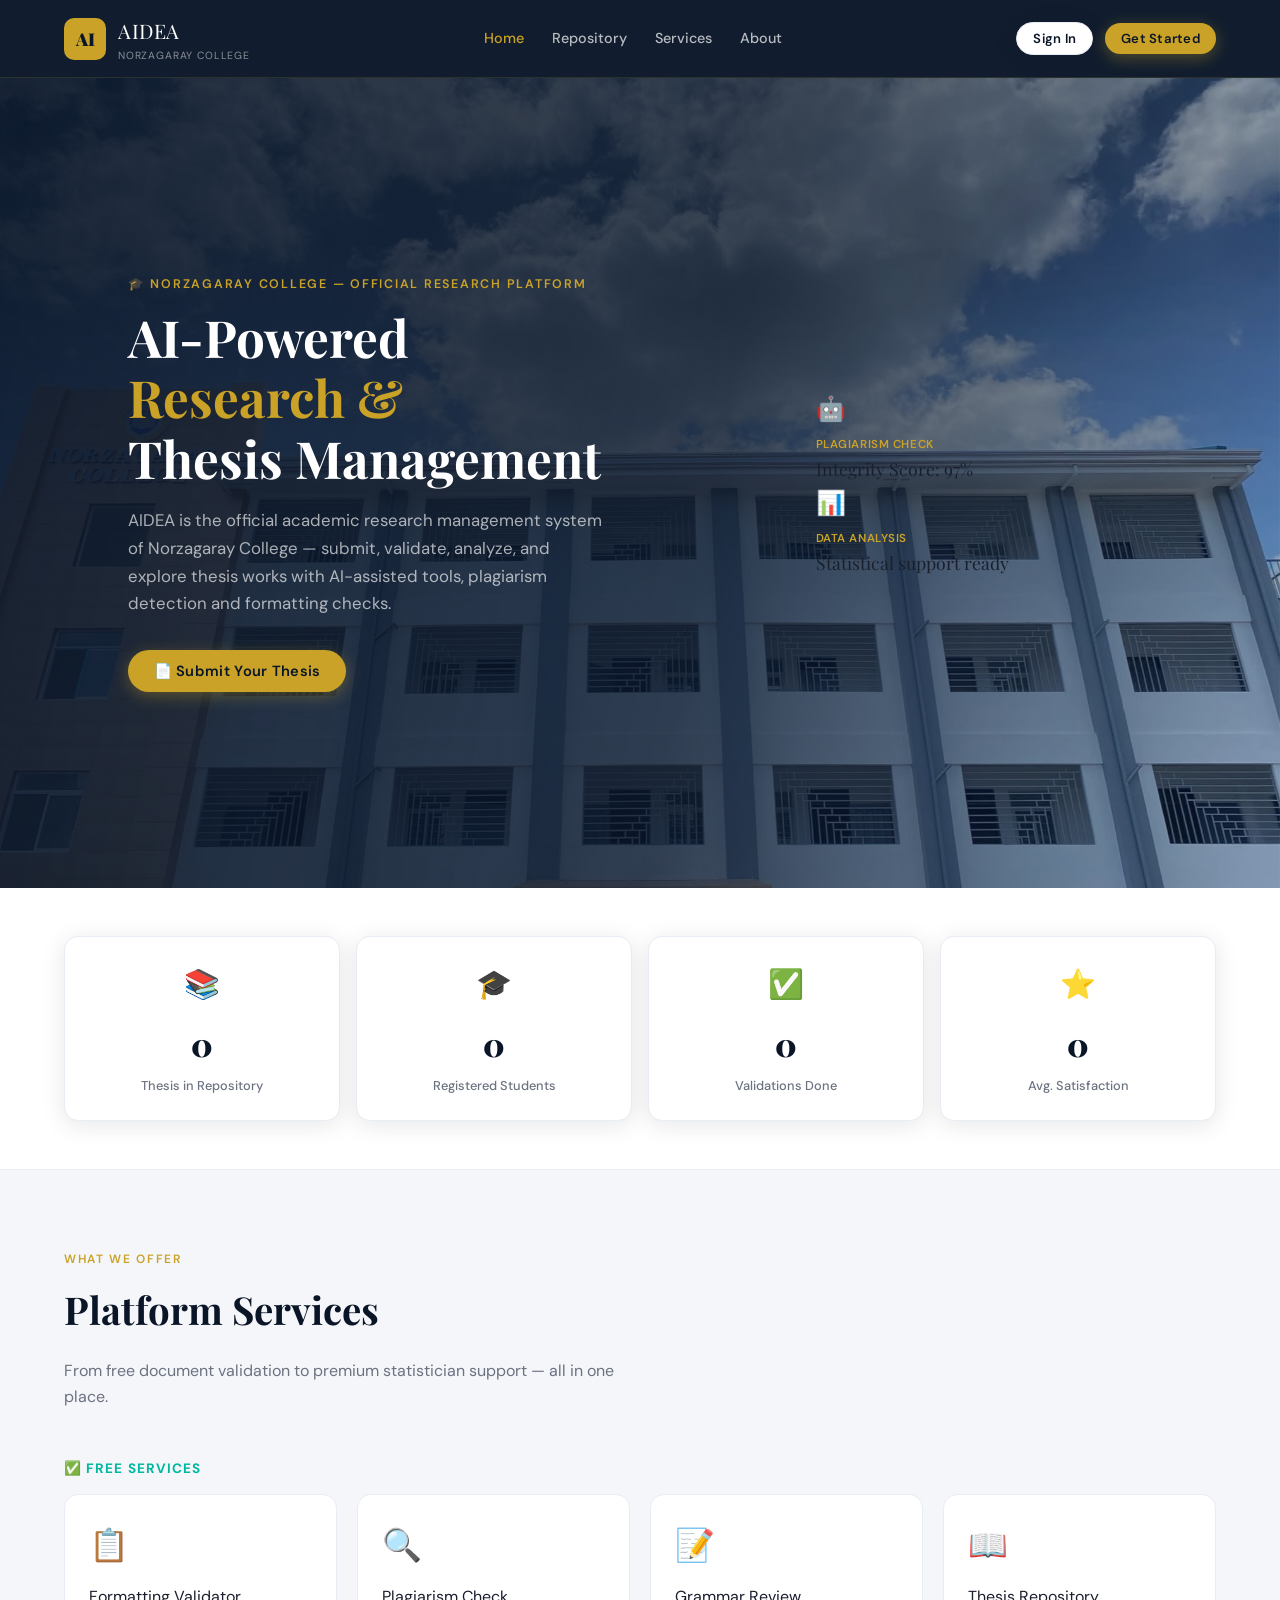
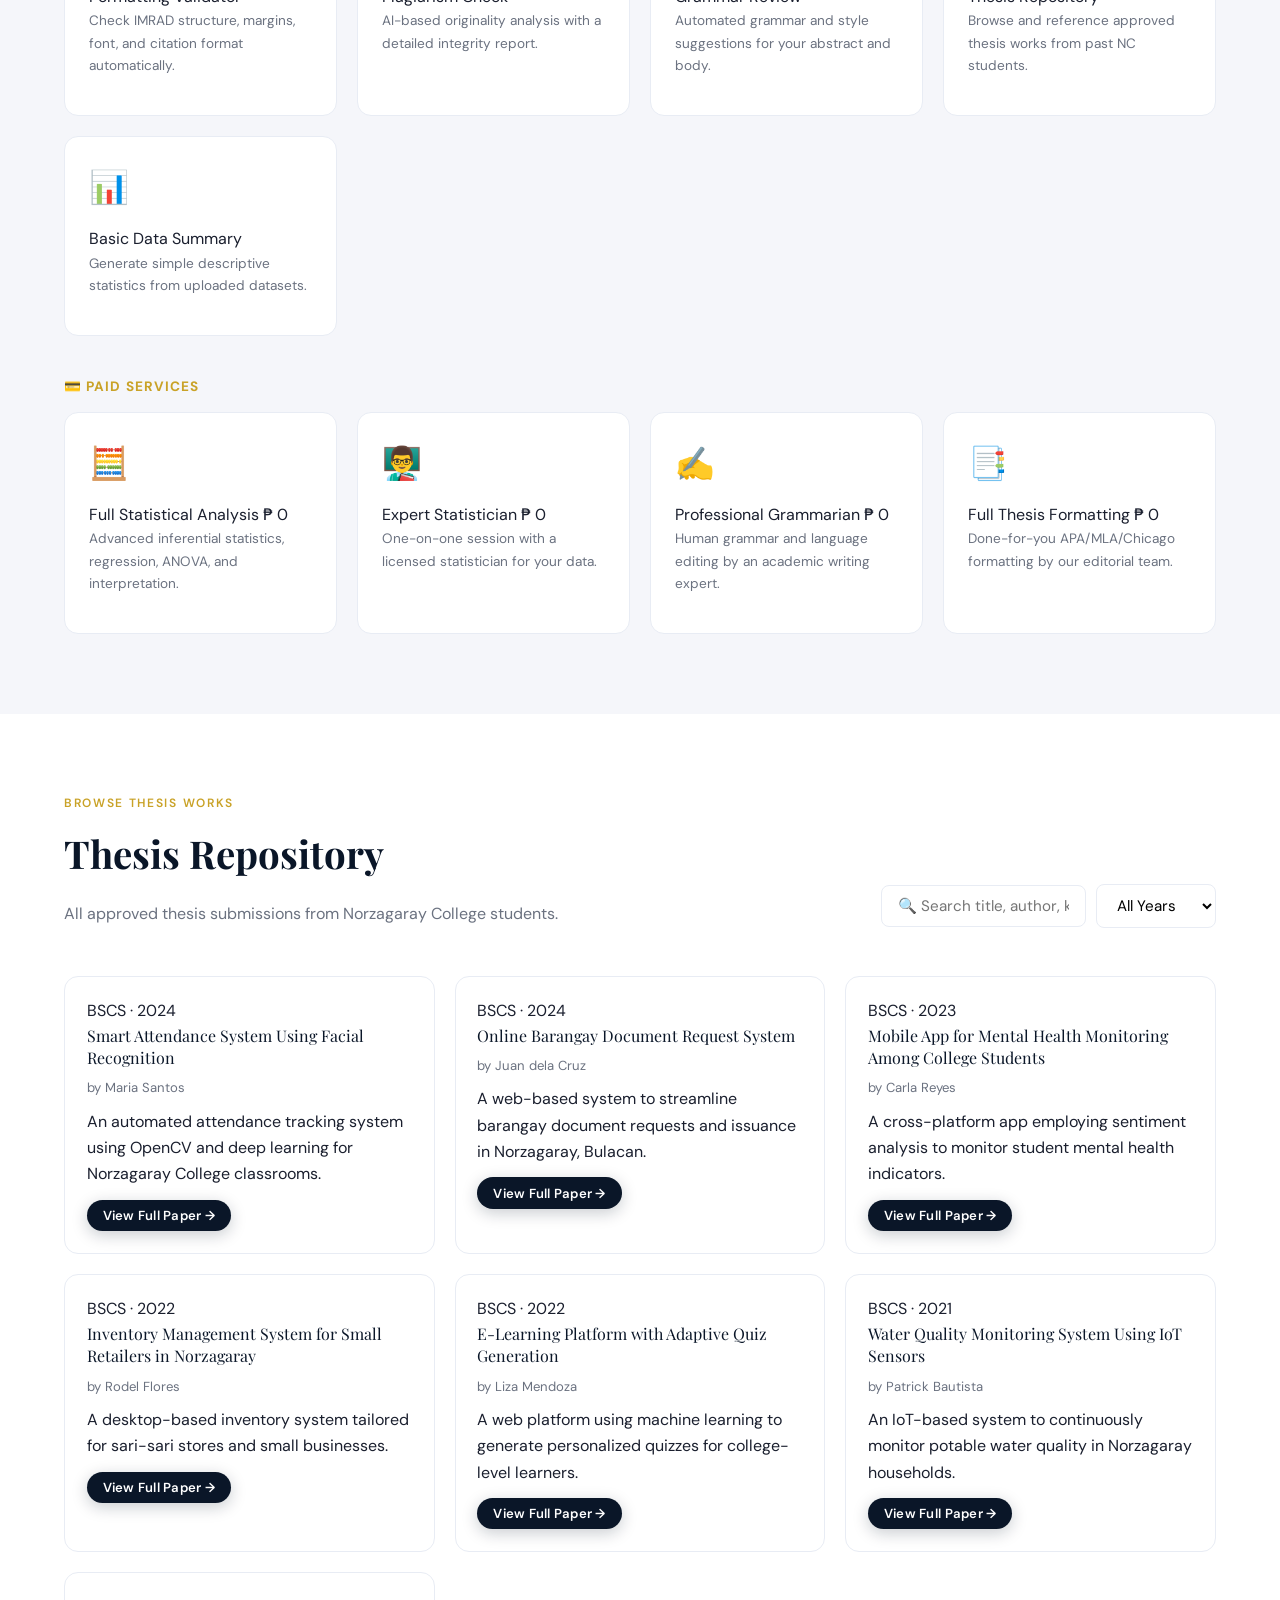
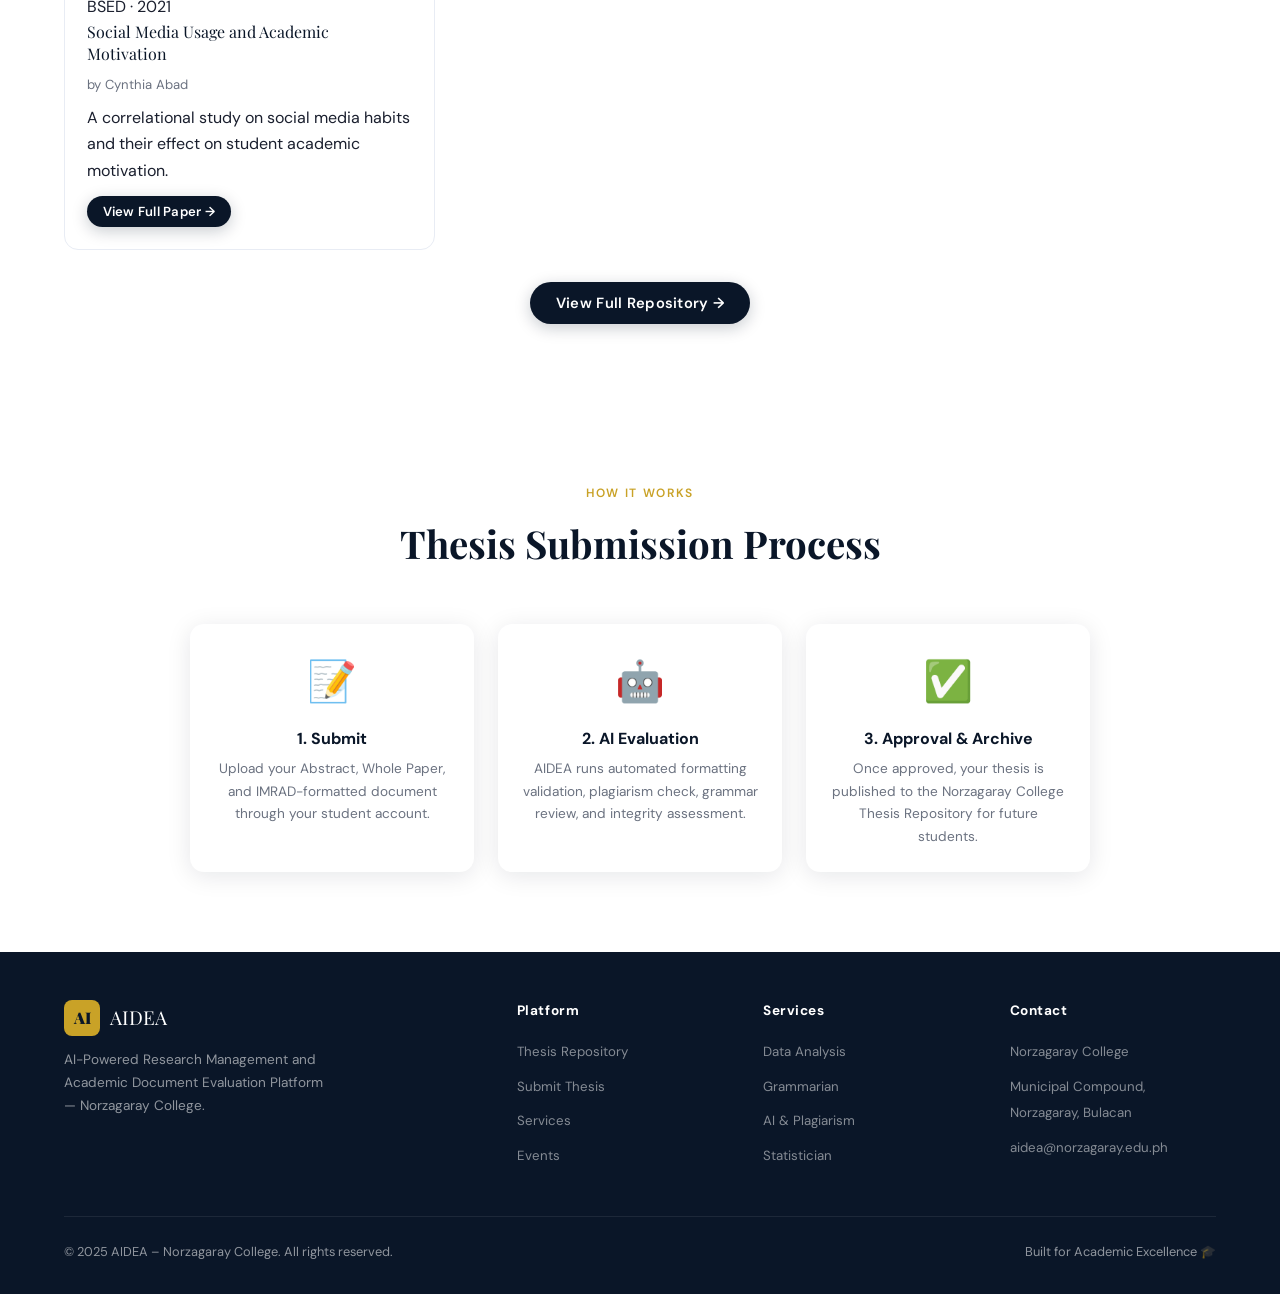
<file: public/landing/index.html>
<!DOCTYPE html>
<html lang="en">

<head>
    <meta charset="UTF-8" />
    <meta name="viewport" content="width=device-width, initial-scale=1.0" />
    <title>AIDEA – Norzagaray College Research Platform</title>
    <link rel="stylesheet" href="aidea_styles.css" />
</head>

<body>

    <!-- ════════════════════════════════════════
     NAVBAR
════════════════════════════════════════ -->
    <nav class="navbar">
        <div class="container">
            <div class="nav-brand">
                <div class="brand-logo">AI</div>
                <div>
                    <div class="brand-name">AIDEA</div>
                    <div class="brand-sub">Norzagaray College</div>
                </div>
            </div>
            <ul class="nav-links">
                <li><a href="#home" class="active">Home</a></li>
                <li><a href="#repository">Repository</a></li>
                <li><a href="#services">Services</a></li>
                <li><a href="#about">About</a></li>
            </ul>
            <div class="nav-actions">
                <button class="btn btn-secondary btn-sm" onclick="openModal('loginModal')">Sign In</button>
                <button class="btn btn-primary btn-sm" onclick="openModal('registerModal')">Get Started</button>
            </div>
        </div>
    </nav>

    <!-- ════════════════════════════════════════
     HERO
════════════════════════════════════════ -->
    <section class="hero" id="home">
        <div class="hero-bg-layer" id="heroBgLayer"></div>
        <div class="hero-overlay"></div>
        <div class="container">
            <div class="hero-grid">
                <div class="hero-content">
                    <div class="hero-eyebrow">🎓 Norzagaray College — Official Research Platform</div>
                    <h1>
                        AI-Powered<br />
                        <span class="accent">Research &</span><br />
                        Thesis Management
                    </h1>
                    <p>
                        AIDEA is the official academic research management system of Norzagaray College —
                        submit, validate, analyze, and explore thesis works with AI-assisted tools,
                        plagiarism detection and formatting checks.
                    </p>
                    <div class="hero-actions">
                        <button class="btn btn-primary" onclick="openModal('registerModal')">
                            📄 Submit Your Thesis
                        </button>
                        </button>
                    </div>
                </div>
                <div class="hero-visual">
                    <div class="hero-card-stack">
                        <div class="hc">
                            <div class="hc-icon">🤖</div>
                            <div class="hc-label">Plagiarism check</div>
                            <div class="hc-value">Integrity Score: 97%</div>
                        </div>
                        <div class="hc">
                            <div class="hc-icon">📊</div>
                            <div class="hc-label">Data Analysis</div>
                            <div class="hc-value">Statistical support ready</div>
                        </div>
                    </div>
                </div>
            </div>
        </div>
    </section>

    <!-- ════════════════════════════════════════
     STATS STRIP
════════════════════════════════════════ -->
    <section class="section" style="padding:3rem 0; background:#fff; border-bottom:1.5px solid #e8ecf4;">
        <div class="container">
            <div class="stats-row">
                <div class="stat-card">
                    <div class="stat-icon">📚</div>
                    <div class="stat-value" id="statThesis">0</div>
                    <div class="stat-label">Thesis in Repository</div>
                </div>
                <div class="stat-card">
                    <div class="stat-icon">🎓</div>
                    <div class="stat-value" id="statStudents">0</div>
                    <div class="stat-label">Registered Students</div>
                </div>
                <div class="stat-card">
                    <div class="stat-icon">✅</div>
                    <div class="stat-value" id="statChecks">0</div>
                    <div class="stat-label">Validations Done</div>
                </div>
                <div class="stat-card">
                    <div class="stat-icon">⭐</div>
                    <div class="stat-value" id="statRating">0</div>
                    <div class="stat-label">Avg. Satisfaction</div>
                </div>
            </div>
        </div>
    </section>

    <!-- ════════════════════════════════════════
     SERVICES
════════════════════════════════════════ -->
    <section class="section" id="services">
        <div class="container">
            <div class="section-header">
                <div class="section-label">What We Offer</div>
                <h2 class="section-title">Platform Services</h2>
                <p class="section-sub">From free document validation to premium statistician support — all in one place.
                </p>
            </div>

            <div style="margin-bottom:1rem;">
                <h3
                    style="font-size:.85rem;font-weight:700;text-transform:uppercase;letter-spacing:.08em;color:var(--nc-teal);margin-bottom:.85rem;">
                    ✅ FREE Services
                </h3>
                <div class="services-grid" id="freeServicesGrid">
                    <!-- injected by JS -->
                </div>
            </div>

            <div style="margin-top:2.5rem;">
                <h3
                    style="font-size:.85rem;font-weight:700;text-transform:uppercase;letter-spacing:.08em;color:var(--nc-gold);margin-bottom:.85rem;">
                    💳 PAID Services
                </h3>
                <div class="services-grid" id="paidServicesGrid">
                    <!-- injected by JS -->
                </div>
            </div>
        </div>
    </section>

    <!-- ════════════════════════════════════════
     REPOSITORY PREVIEW
════════════════════════════════════════ -->
    <section class="section" id="repository" style="background:#fff;">
        <div class="container">
            <div class="section-header"
                style="display:flex;justify-content:space-between;align-items:flex-end;flex-wrap:wrap;gap:1rem;">
                <div>
                    <div class="section-label">Browse Thesis Works</div>
                    <h2 class="section-title">Thesis Repository</h2>
                    <p class="section-sub" style="margin-bottom:0;">All approved thesis submissions from Norzagaray
                        College students.</p>
                </div>
                <div style="display:flex;gap:.6rem;align-items:center;">
                    <input id="repoSearch" placeholder="🔍 Search title, author, keyword..." style="max-width:260px;"
                        oninput="filterRepo()" />
                    <select id="repoYear" onchange="filterRepo()" style="max-width:120px;">
                        <option value="">All Years</option>
                        <option>2026</option>
                        <option>2025</option>
                        <option>2024</option>
                        <option>2023</option>
                        <option>2022</option>
                        <option>2021</option>
                        <option>2020</option>
                        <option>2019</option>
                        <option>2018</option>
                        <option>2017</option>
                        <option>2016</option>
                        <option>2015</option>
                        <option>2014</option>
                        <option>2013</option>
                        <option>2012</option>
                        <option>2011</option>
                        <option>2010</option>
                        <option>2009</option>
                        <option>2008</option>
                        <option>2007</option>

                    </select>
                </div>
            </div>
            <div class="repo-grid" id="repoGrid" style="margin-top:2rem;">
                <!-- injected by JS -->
            </div>
            <div style="text-align:center;margin-top:2rem;">
                <button class="btn btn-navy" onclick="openModal('loginModal')">View Full Repository →</button>
            </div>
        </div>
    </section>

    <!-- ════════════════════════════════════════
     SUBMISSION STEPS
    ════════════════════════════════════════ -->
    <section class="section" id="about" style="background:#fff;">
        <div class="container">
            <div class="section-header" style="text-align:center;">
                <div class="section-label">How It Works</div>
                <h2 class="section-title">Thesis Submission Process</h2>
            </div>
            <div style="display:grid;grid-template-columns:repeat(3,1fr);gap:1.5rem;max-width:900px;margin:0 auto;">
                <div class="card" style="text-align:center;">
                    <div style="font-size:2.5rem;margin-bottom:.75rem;">📝</div>
                    <div style="font-weight:700;color:var(--nc-navy);margin-bottom:.4rem;">1. Submit</div>
                    <p style="font-size:.85rem;color:var(--nc-gray);">Upload your Abstract, Whole Paper, and
                        IMRAD-formatted document through your student account.</p>
                </div>
                <div class="card" style="text-align:center;">
                    <div style="font-size:2.5rem;margin-bottom:.75rem;">🤖</div>
                    <div style="font-weight:700;color:var(--nc-navy);margin-bottom:.4rem;">2. AI Evaluation</div>
                    <p style="font-size:.85rem;color:var(--nc-gray);">AIDEA runs automated formatting validation,
                        plagiarism check, grammar review, and integrity assessment.</p>
                </div>
                <div class="card" style="text-align:center;">
                    <div style="font-size:2.5rem;margin-bottom:.75rem;">✅</div>
                    <div style="font-weight:700;color:var(--nc-navy);margin-bottom:.4rem;">3. Approval & Archive</div>
                    <p style="font-size:.85rem;color:var(--nc-gray);">Once approved, your thesis is published to the
                        Norzagaray College Thesis Repository for future students.</p>
                </div>
            </div>
        </div>
    </section>

    <!-- ════════════════════════════════════════
     FOOTER
════════════════════════════════════════ -->
    <footer class="footer">
        <div class="container">
            <div class="footer-grid">
                <div class="footer-brand">
                    <div style="display:flex;align-items:center;gap:.6rem;">
                        <div
                            style="width:36px;height:36px;border-radius:8px;background:var(--nc-gold);display:flex;align-items:center;justify-content:center;font-family:var(--font-display);font-weight:900;color:var(--nc-navy);">
                            AI</div>
                        <span style="font-family:var(--font-display);font-size:1.2rem;color:#fff;">AIDEA</span>
                    </div>
                    <p>AI-Powered Research Management and Academic Document Evaluation Platform — Norzagaray College.
                    </p>
                </div>
                <div>
                    <h4>Platform</h4>
                    <ul>
                        <li><a href="#">Thesis Repository</a></li>
                        <li><a href="#">Submit Thesis</a></li>
                        <li><a href="#">Services</a></li>
                        <li><a href="#">Events</a></li>
                    </ul>
                </div>
                <div>
                    <h4>Services</h4>
                    <ul>
                        <li><a href="#">Data Analysis</a></li>
                        <li><a href="#">Grammarian</a></li>
                        <li><a href="#">AI & Plagiarism</a></li>
                        <li><a href="#">Statistician</a></li>
                    </ul>
                </div>
                <div>
                    <h4>Contact</h4>
                    <ul>
                        <li><a href="#">Norzagaray College</a></li>
                        <li><a href="#">Municipal Compound, Norzagaray, Bulacan</a></li>
                        <li><a href="mailto:aidea@norzagaray.edu.ph">aidea@norzagaray.edu.ph</a></li>
                    </ul>
                </div>
            </div>
            <div class="footer-bottom">
                <span>© 2025 AIDEA – Norzagaray College. All rights reserved.</span>
                <span>Built for Academic Excellence 🎓</span>
            </div>
        </div>
    </footer>

    <!-- ════════════════════════════════════════
     MODALS
════════════════════════════════════════ -->

    <!-- LOGIN MODAL -->
    <div class="modal-overlay hidden" id="loginModal">
        <div class="modal">
            <div class="modal-header">
                <h3>Sign In to AIDEA</h3>
                <button class="modal-close" onclick="closeModal('loginModal')">✕</button>
            </div>
            <div class="modal-body">
                <div style="display:flex;gap:.5rem;margin-bottom:1.5rem;">
                    <button class="btn btn-navy btn-sm" onclick="setLoginType('student')" id="btnStudent"
                        style="flex:1;border-radius:var(--nc-radius-sm);">Student</button>
                    <button class="btn btn-secondary btn-sm" onclick="setLoginType('guest')" id="btnGuest"
                        style="flex:1;border-radius:var(--nc-radius-sm);">Guest</button>
                    <button class="btn btn-secondary btn-sm" onclick="setLoginType('admin')" id="btnAdmin"
                        style="flex:1;border-radius:var(--nc-radius-sm);">Admin</button>
                </div>
                <div class="form-group" style="margin-bottom:1rem;">
                    <label class="form-label" id="loginFieldLabel">Student Number</label>
                    <input type="text" id="loginID" placeholder="e.g. NC-2023-0001" />
                </div>
                <div class="form-group" id="loginEmailGroup" style="margin-bottom:1rem;display:none;">
                    <label class="form-label">Name</label>
                    <input type="text" id="loginName" placeholder="Full Name" />
                </div>
                <div class="form-group" id="loginPassGroup" style="margin-bottom:1.25rem;">
                    <label class="form-label">Password</label>
                    <input type="password" id="loginPass" placeholder="Enter password" />
                </div>
                <button class="btn btn-primary btn-block" onclick="handleLogin()">Sign In →</button>
                <p style="text-align:center;margin-top:1rem;font-size:.83rem;color:var(--nc-gray);">
                    No account? <a href="#" onclick="closeModal('loginModal');openModal('registerModal');"
                        style="color:var(--nc-gold);font-weight:600;">Register here</a>
                </p>
            </div>
        </div>
    </div>

    <!-- REGISTER MODAL -->
    <div class="modal-overlay hidden" id="registerModal">
        <div class="modal" style="max-width:600px;">
            <div class="modal-header">
                <h3>Create Student Account</h3>
                <button class="modal-close" onclick="closeModal('registerModal')">✕</button>
            </div>
            <div class="modal-body">
                <div class="form-grid">
                    <div class="form-group">
                        <label class="form-label">Full Name</label>
                        <input type="text" placeholder="Juan Dela Cruz" />
                    </div>
                    <div class="form-group">
                        <label class="form-label">Student Number</label>
                        <input type="text" placeholder="NC-2024-0001" />
                    </div>
                    <div class="form-group">
                        <label class="form-label">Email Address</label>
                        <input type="email" placeholder="student@norzagaray.edu.ph" />
                    </div>
                    <div class="form-group">
                        <label class="form-label">Course</label>
                        <select>
                            <option>-- Select Course --</option>
                            <option>BS Information Technology</option>
                            <option>BS Computer Science</option>
                            <option>BS Education</option>
                            <option>BS Business Administration</option>
                            <option>BS Nursing</option>
                        </select>
                    </div>
                    <div class="form-group">
                        <label class="form-label">Year Level</label>
                        <select>
                            <option>1st Year</option>
                            <option>2nd Year</option>
                            <option>3rd Year</option>
                            <option>4th Year</option>
                        </select>
                    </div>
                    <div class="form-group">
                        <label class="form-label">Section</label>
                        <input type="text" placeholder="e.g. BSIT-4A" />
                    </div>
                    <div class="form-group">
                        <label class="form-label">Password</label>
                        <input type="password" placeholder="Create strong password" />
                    </div>
                    <div class="form-group">
                        <label class="form-label">Confirm Password</label>
                        <input type="password" placeholder="Repeat password" />
                    </div>
                </div>
                <button class="btn btn-primary btn-block" style="margin-top:1.25rem;" onclick="handleRegister()">
                    Create Account →
                </button>
                <p style="text-align:center;margin-top:.9rem;font-size:.83rem;color:var(--nc-gray);">
                    Already have an account? <a href="#" onclick="closeModal('registerModal');openModal('loginModal');"
                        style="color:var(--nc-gold);font-weight:600;">Sign in</a>
                </p>
            </div>
        </div>
    </div>

    <!-- TOAST CONTAINER -->
    <div class="toast-container" id="toastContainer"></div>

    <script src="landing.js?v=2"></script>
</body>

</html>
</file>
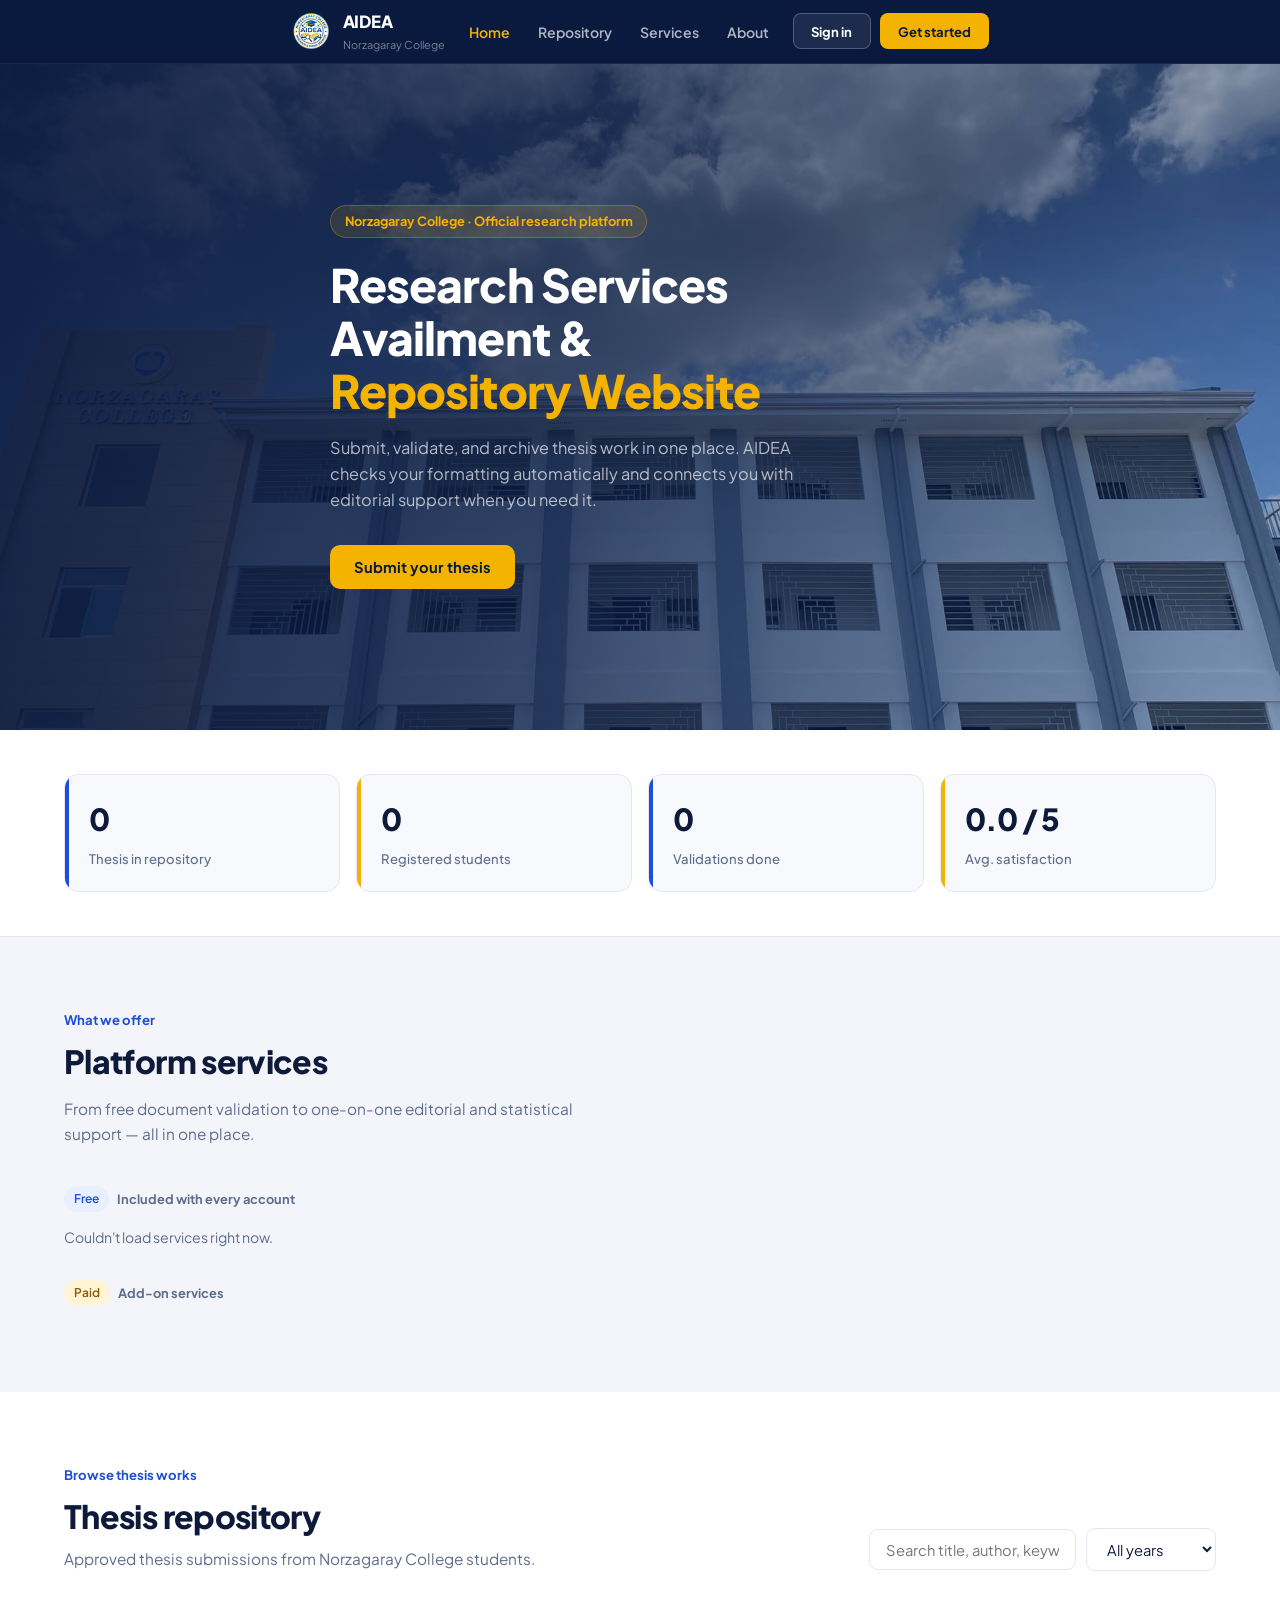
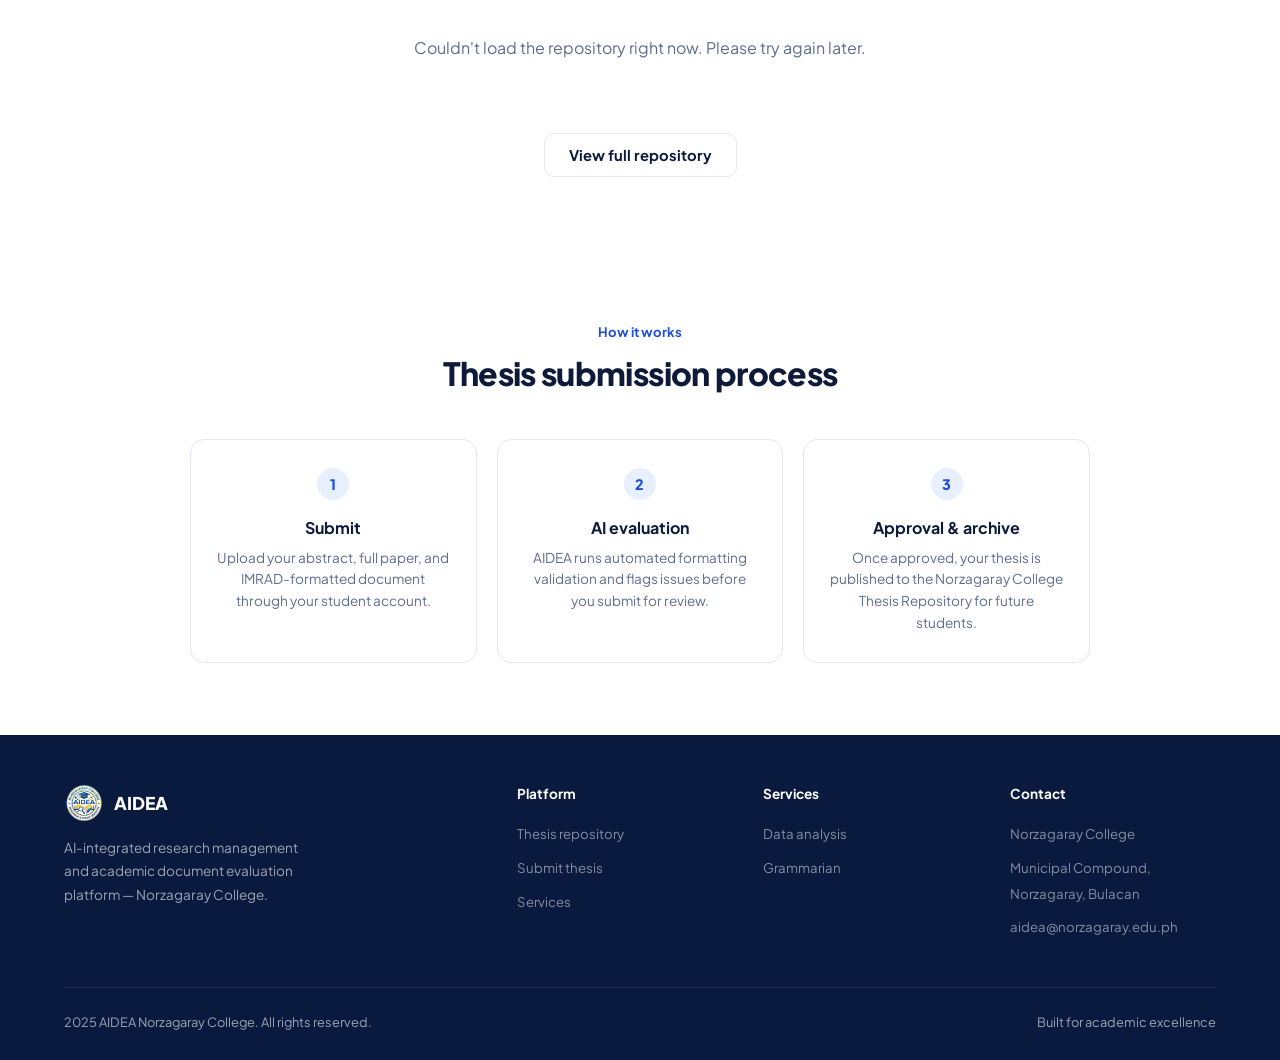
<file: user/landing/index.html>
<!DOCTYPE html>
<html lang="en">

<head>
    <meta charset="UTF-8" />
    <meta name="viewport" content="width=device-width, initial-scale=1.0" />
    <meta name="theme-color" content="#0a1a3f" />
    <title>AIDEA Norzagaray College Research Platform</title>
    <link rel="preconnect" href="https://fonts.googleapis.com" />
    <link rel="preconnect" href="https://fonts.gstatic.com" crossorigin />
    <link href="https://fonts.googleapis.com/css2?family=Plus+Jakarta+Sans:wght@400;500;600;700;800&display=swap"
        rel="stylesheet" />
    <link rel="stylesheet" href="aidea_styles.css" />
    <link rel="icon" type="image/png" sizes="32x32" href="../shared/logo-32.png" />
    <link rel="apple-touch-icon" href="../shared/logo-180.png" />
</head>

<body>

    
    <nav class="navbar">
        <div class="container">
            <div class="nav-brand">
                <img src="../shared/logo-64.png" alt="AIDEA" width="40" height="40" style="display:block;object-fit:contain">
                <div>
                    <div class="brand-name">AIDEA</div>
                    <div class="brand-sub">Norzagaray College</div>
                </div>
            </div>
            <ul class="nav-links">
                <li><a href="#home" class="active">Home</a></li>
                <li><a href="#repository">Repository</a></li>
                <li><a href="#services">Services</a></li>
                <li><a href="#about">About</a></li>
            </ul>
            <div class="nav-actions">
                <button class="btn btn-ghost-light btn-sm" onclick="openModal('loginModal')">Sign in</button>
                <button class="btn btn-accent btn-sm" onclick="openModal('registerModal')">Get started</button>
            </div>
        </div>
    </nav>

   
    <section class="hero" id="home">
        <div class="hero-bg-layer" id="heroBgLayer"></div>
        <div class="hero-overlay"></div>
        <div class="container">
            <div class="hero-content">
                <span class="hero-eyebrow">Norzagaray College · Official research platform</span>
                <h1>
                    Research Services Availment &<br />
                     <span class="accent">Repository Website</span>
                </h1>
                <p>
                    Submit, validate, and archive thesis work in one place. AIDEA checks your formatting
                    automatically and connects you with editorial support when you need it.
                </p>
                <div class="hero-actions">
                    <button class="btn btn-accent" onclick="openModal('registerModal')">Submit your thesis</button>

                </div>
            </div>
        </div>
    </section>

    <section class="stats-strip">
        <div class="container">
            <div class="stats-row">
                <div class="stat-card">
                    <div class="stat-value" id="statThesis">0</div>
                    <div class="stat-label">Thesis in repository</div>
                </div>
                <div class="stat-card">
                    <div class="stat-value" id="statStudents">0</div>
                    <div class="stat-label">Registered students</div>
                </div>
                <div class="stat-card">
                    <div class="stat-value" id="statChecks">0</div>
                    <div class="stat-label">Validations done</div>
                </div>
                <div class="stat-card">
                    <div class="stat-value" id="statRating">0</div>
                    <div class="stat-label">Avg. satisfaction</div>
                </div>
            </div>
        </div>
    </section>

    
    <section class="section" id="services">
        <div class="container">
            <div class="section-header">
                <div class="section-label">What we offer</div>
                <h2 class="section-title">Platform services</h2>
                <p class="section-sub">From free document validation to one-on-one editorial and statistical
                    support — all in one place.</p>
            </div>

            <div style="margin-bottom:2rem;">
                <div class="group-heading"><span class="badge badge-blue">Free</span> Included with every account</div>
                <div class="services-grid" id="freeServicesGrid"></div>
            </div>

            <div>
                <div class="group-heading"><span class="badge badge-yellow">Paid</span> Add-on services</div>
                <div class="services-grid" id="paidServicesGrid"></div>
            </div>
        </div>
    </section>


    <section class="section" id="repository" style="background:var(--surface);">
        <div class="container">
            <div class="repo-toolbar">
                <div>
                    <div class="section-label">Browse thesis works</div>
                    <h2 class="section-title" style="margin-bottom:.25rem;">Thesis repository</h2>
                    <p class="section-sub">Approved thesis submissions from Norzagaray College students.</p>
                </div>
                <div class="repo-filters">
                    <input id="repoSearch" placeholder="Search title, author, keyword" oninput="filterRepo()" autocomplete="off" />
                    <select id="repoYear" onchange="filterRepo()">
                        <option value="">All years</option>
                        <option>2026</option>
                        <option>2025</option>
                        <option>2024</option>
                        <option>2023</option>
                        <option>2022</option>
                        <option>2021</option>
                        <option>2020</option>
                        <option>2019</option>
                        <option>2018</option>
                        <option>2017</option>
                        <option>2016</option>
                        <option>2015</option>
                        <option>2014</option>
                        <option>2013</option>
                        <option>2012</option>
                        <option>2011</option>
                        <option>2010</option>
                        <option>2009</option>
                        <option>2008</option>
                        <option>2007</option>
                    </select>
                </div>
            </div>
            <div class="repo-grid" id="repoGrid"></div>
            <div style="text-align:center;margin-top:2.5rem;">
                <button class="btn btn-secondary" onclick="openModal('loginModal')">View full repository </button>
            </div>
        </div>
    </section>

    <section class="section" id="about" style="background:var(--surface);">
        <div class="container">
            <div class="section-header" style="text-align:center;margin-left:auto;margin-right:auto;">
                <div class="section-label" style="text-align:center;">How it works</div>
                <h2 class="section-title">Thesis submission process</h2>
            </div>
            <div class="steps-grid">
                <div class="step-card">
                    <div class="step-number">1</div>
                    <div class="step-title">Submit</div>
                    <p class="step-desc">Upload your abstract, full paper, and IMRAD-formatted document through
                        your student account.</p>
                </div>
                <div class="step-card">
                    <div class="step-number">2</div>
                    <div class="step-title">AI evaluation</div>
                    <p class="step-desc">AIDEA runs automated formatting validation and flags issues before you
                        submit for review.</p>
                </div>
                <div class="step-card">
                    <div class="step-number">3</div>
                    <div class="step-title">Approval &amp; archive</div>
                    <p class="step-desc">Once approved, your thesis is published to the Norzagaray College Thesis
                        Repository for future students.</p>
                </div>
            </div>
        </div>
    </section>

    <footer class="footer">
        <div class="container">
            <div class="footer-grid">
                <div class="footer-brand">
                    <div class="footer-brand-row">
                        <img src="../shared/logo-64.png" alt="AIDEA" width="40" height="40" style="display:block;object-fit:contain">
                        <span style="font-size:1.1rem;font-weight:800;color:#fff;">AIDEA</span>
                    </div>
                    <p>AI-integrated research management and academic document evaluation platform — Norzagaray
                        College.</p>
                </div>
                <div>
                    <h4>Platform</h4>
                    <ul>
                        <li><a href="#repository">Thesis repository</a></li>
                        <li><a href="#" onclick="openModal('registerModal')">Submit thesis</a></li>
                        <li><a href="#services">Services</a></li>
                    </ul>
                </div>
                <div>
                    <h4>Services</h4>
                    <ul>
                        <li><a href="#services">Data analysis</a></li>
                        <li><a href="#services">Grammarian</a></li>
                    </ul>
                </div>
                <div>
                    <h4>Contact</h4>
                    <ul>
                        <li><a href="#">Norzagaray College</a></li>
                        <li><a href="#">Municipal Compound, Norzagaray, Bulacan</a></li>
                        <li><a href="mailto:aidea@norzagaray.edu.ph">aidea@norzagaray.edu.ph</a></li>
                    </ul>
                </div>
            </div>
            <div class="footer-bottom">
                <span> 2025 AIDEA Norzagaray College. All rights reserved.</span>
                <span>Built for academic excellence</span>
            </div>
        </div>
    </footer>

  

    <!-- LOGIN MODAL -->
    <div class="modal-overlay hidden" id="loginModal">
        <div class="modal">
            <div class="modal-header">
                <h3>Sign in to AIDEA</h3>
                <button class="modal-close" onclick="closeModal('loginModal')">•</button>
            </div>
            <div class="modal-body">
                <div class="toggle-row">
                    <button class="btn btn-primary btn-sm" onclick="setLoginType('student')"
                        id="btnStudent">Student</button>
                    <button class="btn btn-secondary btn-sm" onclick="setLoginType('guest')"
                        id="btnGuest">Guest</button>
                    <button class="btn btn-secondary btn-sm" onclick="setLoginType('admin')"
                        id="btnAdmin">Admin</button>
                </div>
                <div class="form-group" style="margin-bottom:1rem;">
                    <label class="form-label" id="loginFieldLabel">Student number</label>
                    <input type="text" id="loginID" placeholder="e.g. NC-2023-0001" />
                </div>
                <div class="form-group" id="loginEmailGroup" style="margin-bottom:1rem;display:none;">
                    <label class="form-label">Name</label>
                    <input type="text" id="loginName" placeholder="Full name" />
                </div>
                <div class="form-group" id="loginPassGroup" style="margin-bottom:1.25rem;">
                    <label class="form-label">Password</label>
                    <input type="password" id="loginPass" placeholder="Enter password" />
                </div>
                <button class="btn btn-primary btn-block" onclick="handleLogin()">Sign in ’</button>
                <p style="text-align:center;margin-top:1rem;font-size:.83rem;color:var(--muted);">
                    No account? <a href="#" onclick="closeModal('loginModal');openModal('registerModal');"
                        style="color:var(--primary);font-weight:700;">Register here</a>
                </p>
            </div>
        </div>
    </div>

    <!-- REGISTER MODAL -->
    <div class="modal-overlay hidden" id="registerModal">
        <div class="modal" style="max-width:600px;">
            <div class="modal-header">
                <h3>Create student account</h3>
                <button class="modal-close" onclick="closeModal('registerModal')">•</button>
            </div>
            <div class="modal-body">
                <div class="form-grid">
                    <div class="form-group">
                        <label class="form-label">Full name</label>
                        <input type="text" placeholder="Juan Dela Cruz" />
                    </div>
                    <div class="form-group">
                        <label class="form-label">Student number</label>
                        <input type="text" placeholder="NC-2024-0001" />
                    </div>
                    <div class="form-group">
                        <label class="form-label">Email address</label>
                        <input type="email" placeholder="student@norzagaray.edu.ph" />
                    </div>
                    <div class="form-group">
                        <label class="form-label">Course</label>
                        <select>
                            <option>-- Select course --</option>
                            <option>BS Information Technology</option>
                            <option>BS Computer Science</option>
                            <option>BS Education</option>
                            <option>BS Business Administration</option>
                            <option>BS Nursing</option>
                        </select>
                    </div>
                    <div class="form-group">
                        <label class="form-label">Year level</label>
                        <select>
                            <option>1st year</option>
                            <option>2nd year</option>
                            <option>3rd year</option>
                            <option>4th year</option>
                        </select>
                    </div>
                    <div class="form-group">
                        <label class="form-label">Section</label>
                        <input type="text" placeholder="e.g. BSIT-4A" />
                    </div>
                    <div class="form-group">
                        <label class="form-label">Password</label>
                        <input type="password" placeholder="Create strong password" />
                    </div>
                    <div class="form-group">
                        <label class="form-label">Confirm password</label>
                        <input type="password" placeholder="Repeat password" />
                    </div>
                </div>
                <button class="btn btn-primary btn-block" style="margin-top:1.25rem;" onclick="handleRegister()">
                    Create account â†’
                </button>
                <p style="text-align:center;margin-top:.9rem;font-size:.83rem;color:var(--muted);">
                    Already have an account? <a href="#" onclick="closeModal('registerModal');openModal('loginModal');"
                        style="color:var(--primary);font-weight:700;">Sign in</a>
                </p>
            </div>
        </div>
    </div>

    <!-- TOAST CONTAINER -->
    <div class="toast-container" id="toastContainer"></div>

    <script src="landing.js?v=5"></script>
</body>

</html>
</file>
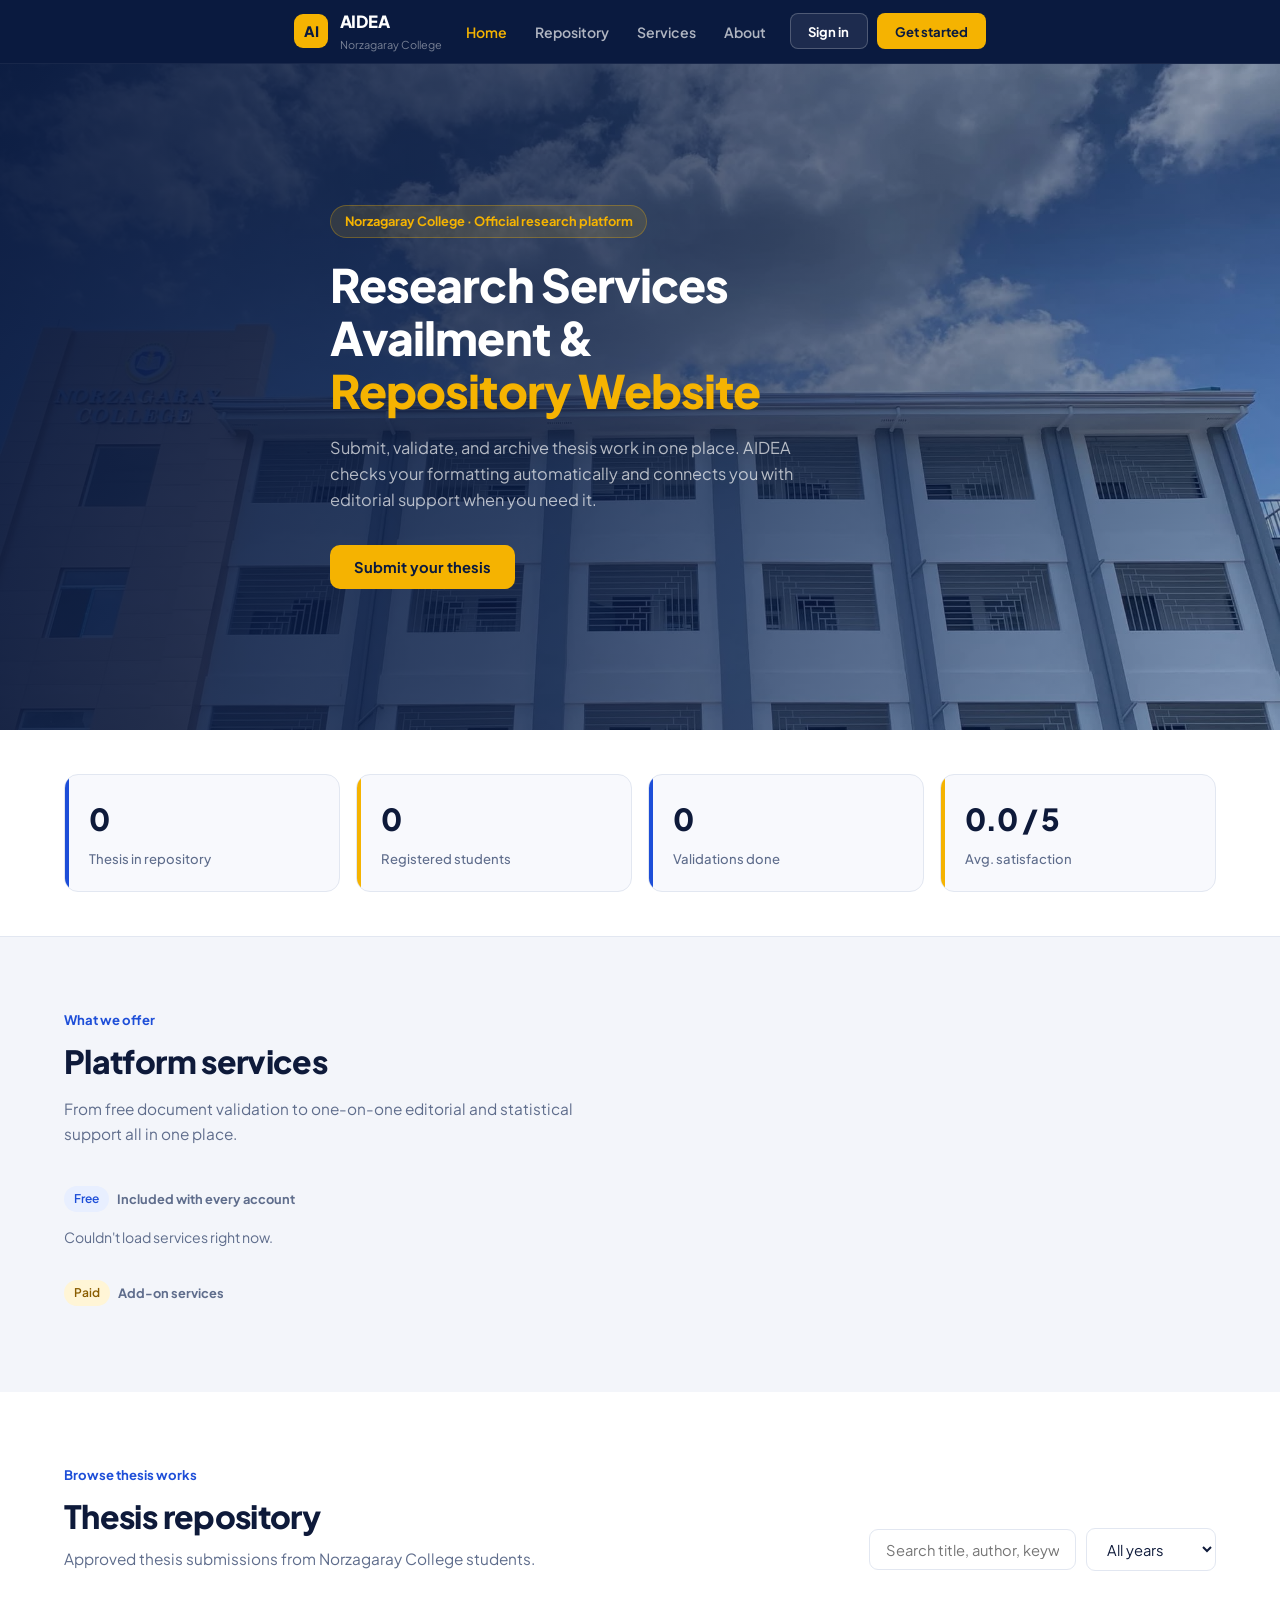
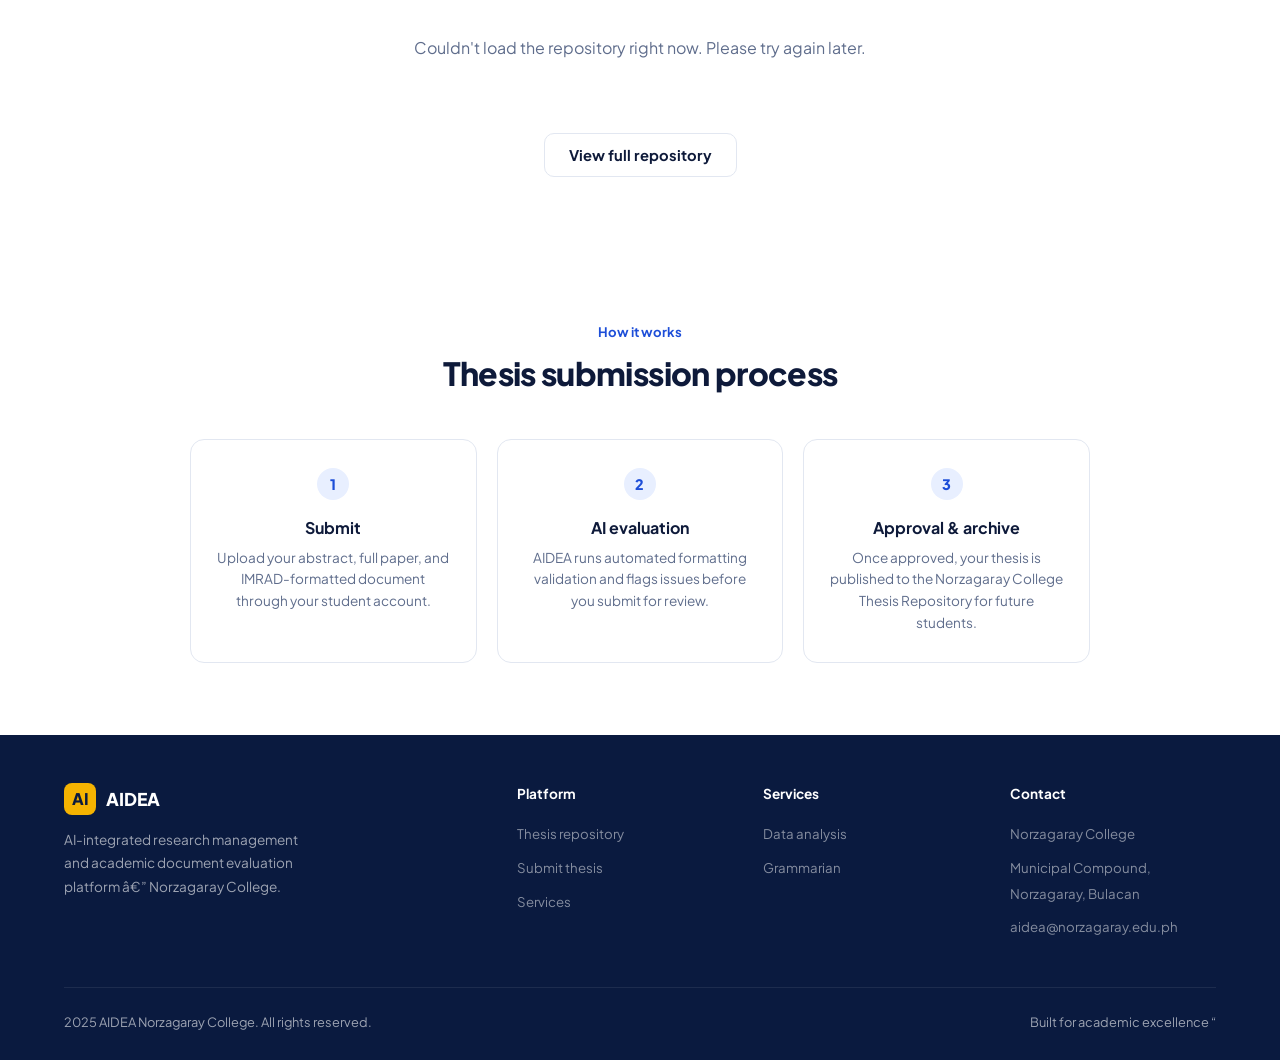
<file: public/user/landing/index.html>
﻿<!DOCTYPE html>
<html lang="en">

<head>
    <meta charset="UTF-8" />
    <meta name="viewport" content="width=device-width, initial-scale=1.0" />
    <meta name="theme-color" content="#0a1a3f" />
    <title>AIDEA Norzagaray College Research Platform</title>
    <link rel="preconnect" href="https://fonts.googleapis.com" />
    <link rel="preconnect" href="https://fonts.gstatic.com" crossorigin />
    <link href="https://fonts.googleapis.com/css2?family=Plus+Jakarta+Sans:wght@400;500;600;700;800&display=swap"
        rel="stylesheet" />
    <link rel="stylesheet" href="aidea_styles.css" />
</head>

<body>

    
    <nav class="navbar">
        <div class="container">
            <div class="nav-brand">
                <div class="brand-logo">AI</div>
                <div>
                    <div class="brand-name">AIDEA</div>
                    <div class="brand-sub">Norzagaray College</div>
                </div>
            </div>
            <ul class="nav-links">
                <li><a href="#home" class="active">Home</a></li>
                <li><a href="#repository">Repository</a></li>
                <li><a href="#services">Services</a></li>
                <li><a href="#about">About</a></li>
            </ul>
            <div class="nav-actions">
                <button class="btn btn-ghost-light btn-sm" onclick="openModal('loginModal')">Sign in</button>
                <button class="btn btn-accent btn-sm" onclick="openModal('registerModal')">Get started</button>
            </div>
        </div>
    </nav>

   
    <section class="hero" id="home">
        <div class="hero-bg-layer" id="heroBgLayer"></div>
        <div class="hero-overlay"></div>
        <div class="container">
            <div class="hero-content">
                <span class="hero-eyebrow">Norzagaray College · Official research platform</span>
                <h1>
                    Research Services Availment &<br />
                     <span class="accent">Repository Website</span>
                </h1>
                <p>
                    Submit, validate, and archive thesis work in one place. AIDEA checks your formatting
                    automatically and connects you with editorial support when you need it.
                </p>
                <div class="hero-actions">
                    <button class="btn btn-accent" onclick="openModal('registerModal')">Submit your thesis</button>

                </div>
            </div>
        </div>
    </section>

    <section class="stats-strip">
        <div class="container">
            <div class="stats-row">
                <div class="stat-card">
                    <div class="stat-value" id="statThesis">0</div>
                    <div class="stat-label">Thesis in repository</div>
                </div>
                <div class="stat-card">
                    <div class="stat-value" id="statStudents">0</div>
                    <div class="stat-label">Registered students</div>
                </div>
                <div class="stat-card">
                    <div class="stat-value" id="statChecks">0</div>
                    <div class="stat-label">Validations done</div>
                </div>
                <div class="stat-card">
                    <div class="stat-value" id="statRating">0</div>
                    <div class="stat-label">Avg. satisfaction</div>
                </div>
            </div>
        </div>
    </section>

    
    <section class="section" id="services">
        <div class="container">
            <div class="section-header">
                <div class="section-label">What we offer</div>
                <h2 class="section-title">Platform services</h2>
                <p class="section-sub">From free document validation to one-on-one editorial and statistical
                    support all in one place.</p>
            </div>

            <div style="margin-bottom:2rem;">
                <div class="group-heading"><span class="badge badge-blue">Free</span> Included with every account</div>
                <div class="services-grid" id="freeServicesGrid"></div>
            </div>

            <div>
                <div class="group-heading"><span class="badge badge-yellow">Paid</span> Add-on services</div>
                <div class="services-grid" id="paidServicesGrid"></div>
            </div>
        </div>
    </section>


    <section class="section" id="repository" style="background:var(--surface);">
        <div class="container">
            <div class="repo-toolbar">
                <div>
                    <div class="section-label">Browse thesis works</div>
                    <h2 class="section-title" style="margin-bottom:.25rem;">Thesis repository</h2>
                    <p class="section-sub">Approved thesis submissions from Norzagaray College students.</p>
                </div>
                <div class="repo-filters">
                    <input id="repoSearch" placeholder="Search title, author, keyword" oninput="filterRepo()" autocomplete="off" />
                    <select id="repoYear" onchange="filterRepo()">
                        <option value="">All years</option>
                        <option>2026</option>
                        <option>2025</option>
                        <option>2024</option>
                        <option>2023</option>
                        <option>2022</option>
                        <option>2021</option>
                        <option>2020</option>
                        <option>2019</option>
                        <option>2018</option>
                        <option>2017</option>
                        <option>2016</option>
                        <option>2015</option>
                        <option>2014</option>
                        <option>2013</option>
                        <option>2012</option>
                        <option>2011</option>
                        <option>2010</option>
                        <option>2009</option>
                        <option>2008</option>
                        <option>2007</option>
                    </select>
                </div>
            </div>
            <div class="repo-grid" id="repoGrid"></div>
            <div style="text-align:center;margin-top:2.5rem;">
                <button class="btn btn-secondary" onclick="openModal('loginModal')">View full repository </button>
            </div>
        </div>
    </section>

    <section class="section" id="about" style="background:var(--surface);">
        <div class="container">
            <div class="section-header" style="text-align:center;margin-left:auto;margin-right:auto;">
                <div class="section-label" style="text-align:center;">How it works</div>
                <h2 class="section-title">Thesis submission process</h2>
            </div>
            <div class="steps-grid">
                <div class="step-card">
                    <div class="step-number">1</div>
                    <div class="step-title">Submit</div>
                    <p class="step-desc">Upload your abstract, full paper, and IMRAD-formatted document through
                        your student account.</p>
                </div>
                <div class="step-card">
                    <div class="step-number">2</div>
                    <div class="step-title">AI evaluation</div>
                    <p class="step-desc">AIDEA runs automated formatting validation and flags issues before you
                        submit for review.</p>
                </div>
                <div class="step-card">
                    <div class="step-number">3</div>
                    <div class="step-title">Approval &amp; archive</div>
                    <p class="step-desc">Once approved, your thesis is published to the Norzagaray College Thesis
                        Repository for future students.</p>
                </div>
            </div>
        </div>
    </section>

    <footer class="footer">
        <div class="container">
            <div class="footer-grid">
                <div class="footer-brand">
                    <div class="footer-brand-row">
                        <div class="brand-logo">AI</div>
                        <span style="font-size:1.1rem;font-weight:800;color:#fff;">AIDEA</span>
                    </div>
                    <p>AI-integrated research management and academic document evaluation platform â€” Norzagaray
                        College.</p>
                </div>
                <div>
                    <h4>Platform</h4>
                    <ul>
                        <li><a href="#repository">Thesis repository</a></li>
                        <li><a href="#" onclick="openModal('registerModal')">Submit thesis</a></li>
                        <li><a href="#services">Services</a></li>
                    </ul>
                </div>
                <div>
                    <h4>Services</h4>
                    <ul>
                        <li><a href="#services">Data analysis</a></li>
                        <li><a href="#services">Grammarian</a></li>
                    </ul>
                </div>
                <div>
                    <h4>Contact</h4>
                    <ul>
                        <li><a href="#">Norzagaray College</a></li>
                        <li><a href="#">Municipal Compound, Norzagaray, Bulacan</a></li>
                        <li><a href="mailto:aidea@norzagaray.edu.ph">aidea@norzagaray.edu.ph</a></li>
                    </ul>
                </div>
            </div>
            <div class="footer-bottom">
                <span> 2025 AIDEA Norzagaray College. All rights reserved.</span>
                <span>Built for academic excellence “</span>
            </div>
        </div>
    </footer>

  

    <!-- LOGIN MODAL -->
    <div class="modal-overlay hidden" id="loginModal">
        <div class="modal">
            <div class="modal-header">
                <h3>Sign in to AIDEA</h3>
                <button class="modal-close" onclick="closeModal('loginModal')">•</button>
            </div>
            <div class="modal-body">
                <div class="toggle-row">
                    <button class="btn btn-primary btn-sm" onclick="setLoginType('student')"
                        id="btnStudent">Student</button>
                    <button class="btn btn-secondary btn-sm" onclick="setLoginType('guest')"
                        id="btnGuest">Guest</button>
                    <button class="btn btn-secondary btn-sm" onclick="setLoginType('admin')"
                        id="btnAdmin">Admin</button>
                </div>
                <div class="form-group" style="margin-bottom:1rem;">
                    <label class="form-label" id="loginFieldLabel">Student number</label>
                    <input type="text" id="loginID" placeholder="e.g. NC-2023-0001" />
                </div>
                <div class="form-group" id="loginEmailGroup" style="margin-bottom:1rem;display:none;">
                    <label class="form-label">Name</label>
                    <input type="text" id="loginName" placeholder="Full name" />
                </div>
                <div class="form-group" id="loginPassGroup" style="margin-bottom:1.25rem;">
                    <label class="form-label">Password</label>
                    <input type="password" id="loginPass" placeholder="Enter password" />
                </div>
                <button class="btn btn-primary btn-block" onclick="handleLogin()">Sign in ’</button>
                <p style="text-align:center;margin-top:1rem;font-size:.83rem;color:var(--muted);">
                    No account? <a href="#" onclick="closeModal('loginModal');openModal('registerModal');"
                        style="color:var(--primary);font-weight:700;">Register here</a>
                </p>
            </div>
        </div>
    </div>

    <!-- REGISTER MODAL -->
    <div class="modal-overlay hidden" id="registerModal">
        <div class="modal" style="max-width:600px;">
            <div class="modal-header">
                <h3>Create student account</h3>
                <button class="modal-close" onclick="closeModal('registerModal')">•</button>
            </div>
            <div class="modal-body">
                <div class="form-grid">
                    <div class="form-group">
                        <label class="form-label">Full name</label>
                        <input type="text" placeholder="Juan Dela Cruz" />
                    </div>
                    <div class="form-group">
                        <label class="form-label">Student number</label>
                        <input type="text" placeholder="NC-2024-0001" />
                    </div>
                    <div class="form-group">
                        <label class="form-label">Email address</label>
                        <input type="email" placeholder="student@norzagaray.edu.ph" />
                    </div>
                    <div class="form-group">
                        <label class="form-label">Course</label>
                        <select>
                            <option>-- Select course --</option>
                            <option>BS Information Technology</option>
                            <option>BS Computer Science</option>
                            <option>BS Education</option>
                            <option>BS Business Administration</option>
                            <option>BS Nursing</option>
                        </select>
                    </div>
                    <div class="form-group">
                        <label class="form-label">Year level</label>
                        <select>
                            <option>1st year</option>
                            <option>2nd year</option>
                            <option>3rd year</option>
                            <option>4th year</option>
                        </select>
                    </div>
                    <div class="form-group">
                        <label class="form-label">Section</label>
                        <input type="text" placeholder="e.g. BSIT-4A" />
                    </div>
                    <div class="form-group">
                        <label class="form-label">Password</label>
                        <input type="password" placeholder="Create strong password" />
                    </div>
                    <div class="form-group">
                        <label class="form-label">Confirm password</label>
                        <input type="password" placeholder="Repeat password" />
                    </div>
                </div>
                <button class="btn btn-primary btn-block" style="margin-top:1.25rem;" onclick="handleRegister()">
                    Create account â†’
                </button>
                <p style="text-align:center;margin-top:.9rem;font-size:.83rem;color:var(--muted);">
                    Already have an account? <a href="#" onclick="closeModal('registerModal');openModal('loginModal');"
                        style="color:var(--primary);font-weight:700;">Sign in</a>
                </p>
            </div>
        </div>
    </div>

    <!-- TOAST CONTAINER -->
    <div class="toast-container" id="toastContainer"></div>

    <script src="landing.js?v=5"></script>
</body>

</html>
</file>
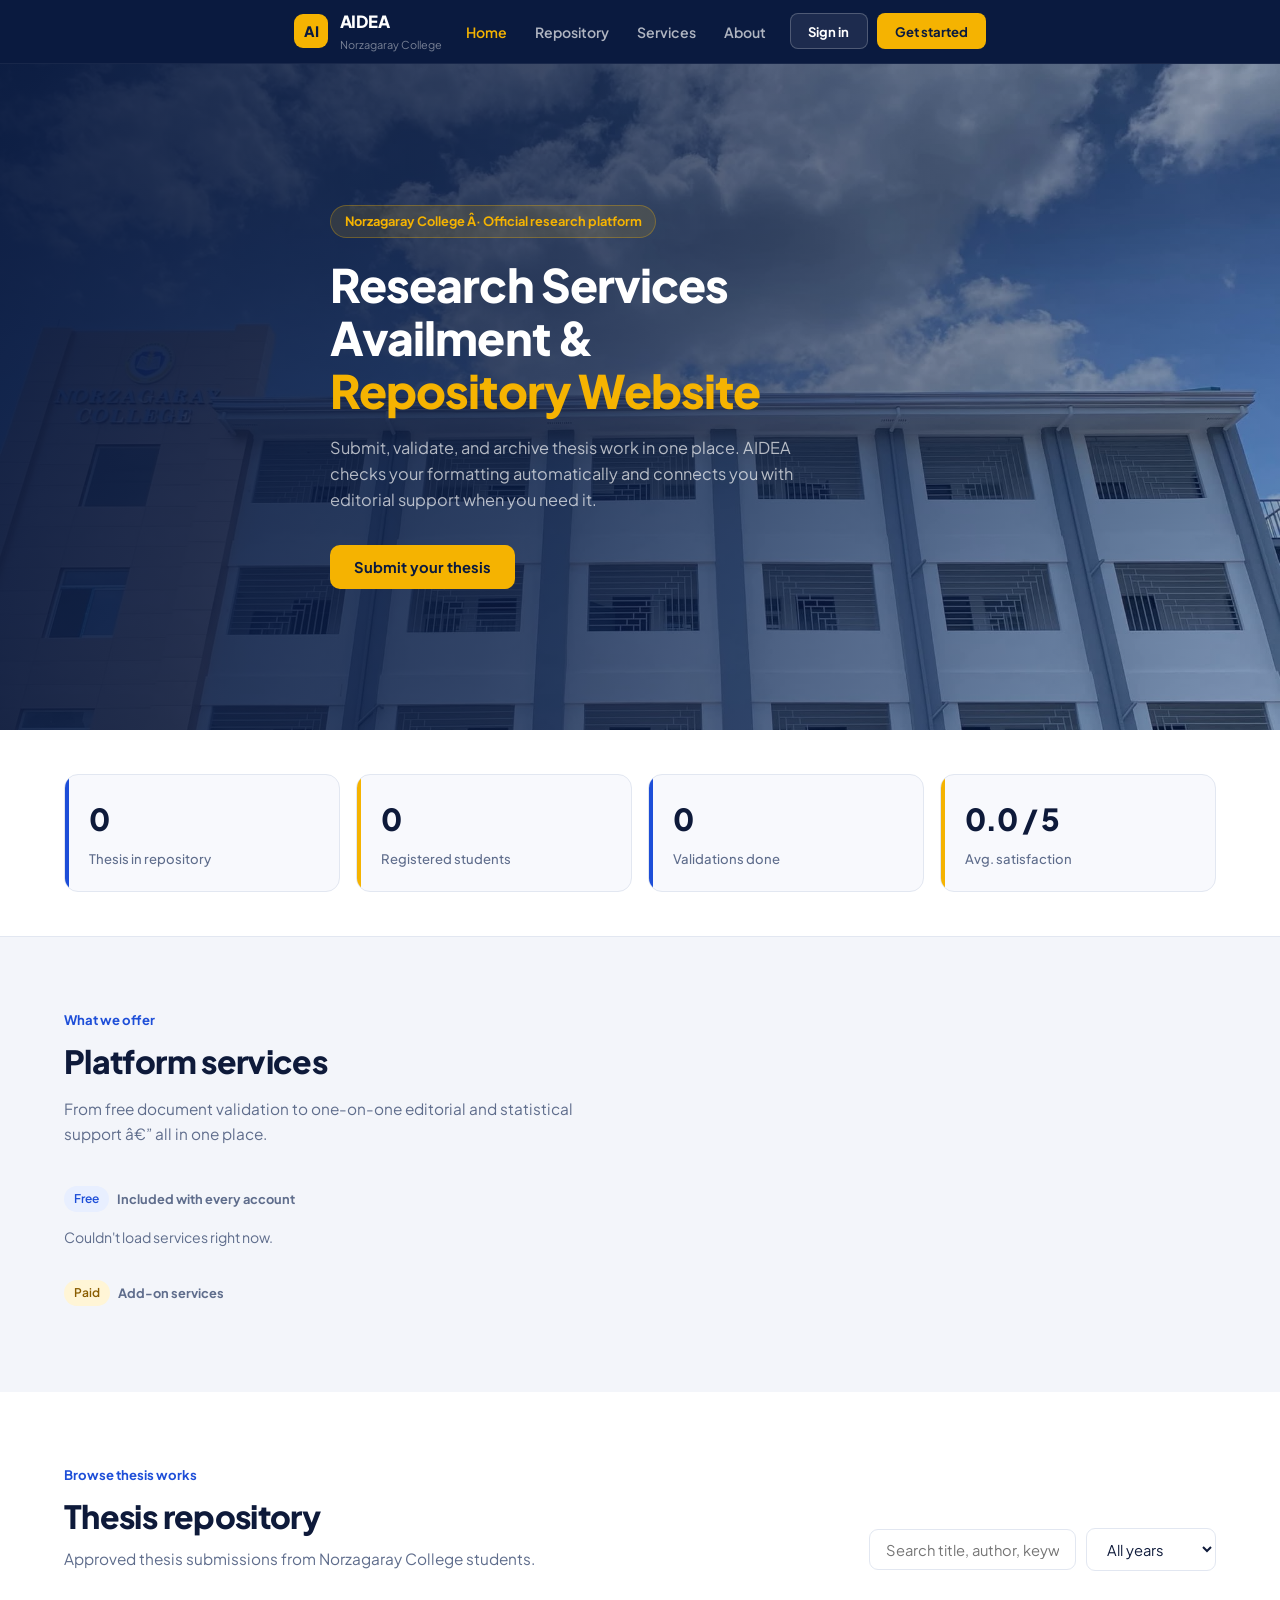
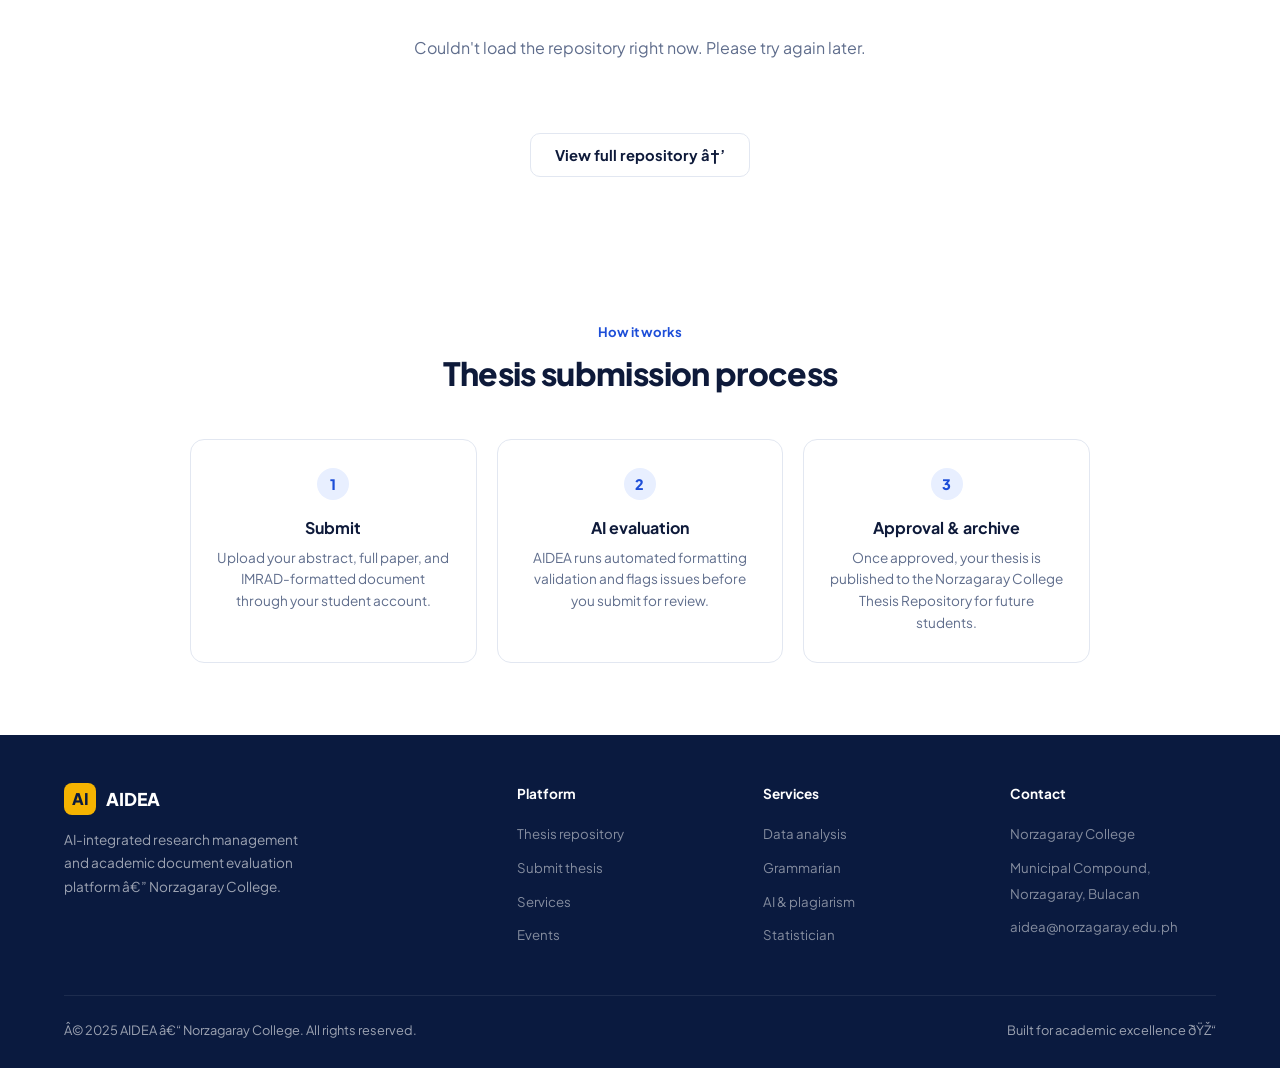
<file: AIDEA/public/user/landing/index.html>
﻿<!DOCTYPE html>
<html lang="en">

<head>
    <meta charset="UTF-8" />
    <meta name="viewport" content="width=device-width, initial-scale=1.0" />
    <meta name="theme-color" content="#0a1a3f" />
    <title>AIDEA â€“ Norzagaray College Research Platform</title>
    <link rel="preconnect" href="https://fonts.googleapis.com" />
    <link rel="preconnect" href="https://fonts.gstatic.com" crossorigin />
    <link href="https://fonts.googleapis.com/css2?family=Plus+Jakarta+Sans:wght@400;500;600;700;800&display=swap"
        rel="stylesheet" />
    <link rel="stylesheet" href="aidea_styles.css" />
</head>

<body>

    <!-- â•â•â•â•â•â•â•â•â•â•â•â•â•â•â•â•â•â•â•â•â•â•â•â•â•â•â•â•â•â•â•â•â•â•â•â•â•â•â•â•
     NAVBAR
â•â•â•â•â•â•â•â•â•â•â•â•â•â•â•â•â•â•â•â•â•â•â•â•â•â•â•â•â•â•â•â•â•â•â•â•â•â•â•â• -->
    <nav class="navbar">
        <div class="container">
            <div class="nav-brand">
                <div class="brand-logo">AI</div>
                <div>
                    <div class="brand-name">AIDEA</div>
                    <div class="brand-sub">Norzagaray College</div>
                </div>
            </div>
            <ul class="nav-links">
                <li><a href="#home" class="active">Home</a></li>
                <li><a href="#repository">Repository</a></li>
                <li><a href="#services">Services</a></li>
                <li><a href="#about">About</a></li>
            </ul>
            <div class="nav-actions">
                <button class="btn btn-ghost-light btn-sm" onclick="openModal('loginModal')">Sign in</button>
                <button class="btn btn-accent btn-sm" onclick="openModal('registerModal')">Get started</button>
            </div>
        </div>
    </nav>

    <!-- â•â•â•â•â•â•â•â•â•â•â•â•â•â•â•â•â•â•â•â•â•â•â•â•â•â•â•â•â•â•â•â•â•â•â•â•â•â•â•â•
     HERO
â•â•â•â•â•â•â•â•â•â•â•â•â•â•â•â•â•â•â•â•â•â•â•â•â•â•â•â•â•â•â•â•â•â•â•â•â•â•â•â• -->
    <section class="hero" id="home">
        <div class="hero-bg-layer" id="heroBgLayer"></div>
        <div class="hero-overlay"></div>
        <div class="container">
            <div class="hero-content">
                <span class="hero-eyebrow">Norzagaray College Â· Official research platform</span>
                <h1>
                    Research Services Availment &<br />
                     <span class="accent">Repository Website</span>
                </h1>
                <p>
                    Submit, validate, and archive thesis work in one place. AIDEA checks your formatting
                    automatically and connects you with editorial support when you need it.
                </p>
                <div class="hero-actions">
                    <button class="btn btn-accent" onclick="openModal('registerModal')">Submit your thesis</button>

                </div>
            </div>
        </div>
    </section>

    <!-- â•â•â•â•â•â•â•â•â•â•â•â•â•â•â•â•â•â•â•â•â•â•â•â•â•â•â•â•â•â•â•â•â•â•â•â•â•â•â•â•
     STATS STRIP
â•â•â•â•â•â•â•â•â•â•â•â•â•â•â•â•â•â•â•â•â•â•â•â•â•â•â•â•â•â•â•â•â•â•â•â•â•â•â•â• -->
    <section class="stats-strip">
        <div class="container">
            <div class="stats-row">
                <div class="stat-card">
                    <div class="stat-value" id="statThesis">0</div>
                    <div class="stat-label">Thesis in repository</div>
                </div>
                <div class="stat-card">
                    <div class="stat-value" id="statStudents">0</div>
                    <div class="stat-label">Registered students</div>
                </div>
                <div class="stat-card">
                    <div class="stat-value" id="statChecks">0</div>
                    <div class="stat-label">Validations done</div>
                </div>
                <div class="stat-card">
                    <div class="stat-value" id="statRating">0</div>
                    <div class="stat-label">Avg. satisfaction</div>
                </div>
            </div>
        </div>
    </section>

    <!-- â•â•â•â•â•â•â•â•â•â•â•â•â•â•â•â•â•â•â•â•â•â•â•â•â•â•â•â•â•â•â•â•â•â•â•â•â•â•â•â•
     SERVICES
â•â•â•â•â•â•â•â•â•â•â•â•â•â•â•â•â•â•â•â•â•â•â•â•â•â•â•â•â•â•â•â•â•â•â•â•â•â•â•â• -->
    <section class="section" id="services">
        <div class="container">
            <div class="section-header">
                <div class="section-label">What we offer</div>
                <h2 class="section-title">Platform services</h2>
                <p class="section-sub">From free document validation to one-on-one editorial and statistical
                    support â€” all in one place.</p>
            </div>

            <div style="margin-bottom:2rem;">
                <div class="group-heading"><span class="badge badge-blue">Free</span> Included with every account</div>
                <div class="services-grid" id="freeServicesGrid"></div>
            </div>

            <div>
                <div class="group-heading"><span class="badge badge-yellow">Paid</span> Add-on services</div>
                <div class="services-grid" id="paidServicesGrid"></div>
            </div>
        </div>
    </section>

    <!-- â•â•â•â•â•â•â•â•â•â•â•â•â•â•â•â•â•â•â•â•â•â•â•â•â•â•â•â•â•â•â•â•â•â•â•â•â•â•â•â•
     REPOSITORY PREVIEW
â•â•â•â•â•â•â•â•â•â•â•â•â•â•â•â•â•â•â•â•â•â•â•â•â•â•â•â•â•â•â•â•â•â•â•â•â•â•â•â• -->
    <section class="section" id="repository" style="background:var(--surface);">
        <div class="container">
            <div class="repo-toolbar">
                <div>
                    <div class="section-label">Browse thesis works</div>
                    <h2 class="section-title" style="margin-bottom:.25rem;">Thesis repository</h2>
                    <p class="section-sub">Approved thesis submissions from Norzagaray College students.</p>
                </div>
                <div class="repo-filters">
                    <input id="repoSearch" placeholder="Search title, author, keywordâ€¦" oninput="filterRepo()" autocomplete="off" />
                    <select id="repoYear" onchange="filterRepo()">
                        <option value="">All years</option>
                        <option>2026</option>
                        <option>2025</option>
                        <option>2024</option>
                        <option>2023</option>
                        <option>2022</option>
                        <option>2021</option>
                        <option>2020</option>
                        <option>2019</option>
                        <option>2018</option>
                        <option>2017</option>
                        <option>2016</option>
                        <option>2015</option>
                        <option>2014</option>
                        <option>2013</option>
                        <option>2012</option>
                        <option>2011</option>
                        <option>2010</option>
                        <option>2009</option>
                        <option>2008</option>
                        <option>2007</option>
                    </select>
                </div>
            </div>
            <div class="repo-grid" id="repoGrid"></div>
            <div style="text-align:center;margin-top:2.5rem;">
                <button class="btn btn-secondary" onclick="openModal('loginModal')">View full repository â†’</button>
            </div>
        </div>
    </section>

    <!-- â•â•â•â•â•â•â•â•â•â•â•â•â•â•â•â•â•â•â•â•â•â•â•â•â•â•â•â•â•â•â•â•â•â•â•â•â•â•â•â•
     SUBMISSION STEPS
    â•â•â•â•â•â•â•â•â•â•â•â•â•â•â•â•â•â•â•â•â•â•â•â•â•â•â•â•â•â•â•â•â•â•â•â•â•â•â•â• -->
    <section class="section" id="about" style="background:var(--surface);">
        <div class="container">
            <div class="section-header" style="text-align:center;margin-left:auto;margin-right:auto;">
                <div class="section-label" style="text-align:center;">How it works</div>
                <h2 class="section-title">Thesis submission process</h2>
            </div>
            <div class="steps-grid">
                <div class="step-card">
                    <div class="step-number">1</div>
                    <div class="step-title">Submit</div>
                    <p class="step-desc">Upload your abstract, full paper, and IMRAD-formatted document through
                        your student account.</p>
                </div>
                <div class="step-card">
                    <div class="step-number">2</div>
                    <div class="step-title">AI evaluation</div>
                    <p class="step-desc">AIDEA runs automated formatting validation and flags issues before you
                        submit for review.</p>
                </div>
                <div class="step-card">
                    <div class="step-number">3</div>
                    <div class="step-title">Approval &amp; archive</div>
                    <p class="step-desc">Once approved, your thesis is published to the Norzagaray College Thesis
                        Repository for future students.</p>
                </div>
            </div>
        </div>
    </section>

    <!-- â•â•â•â•â•â•â•â•â•â•â•â•â•â•â•â•â•â•â•â•â•â•â•â•â•â•â•â•â•â•â•â•â•â•â•â•â•â•â•â•
     FOOTER
â•â•â•â•â•â•â•â•â•â•â•â•â•â•â•â•â•â•â•â•â•â•â•â•â•â•â•â•â•â•â•â•â•â•â•â•â•â•â•â• -->
    <footer class="footer">
        <div class="container">
            <div class="footer-grid">
                <div class="footer-brand">
                    <div class="footer-brand-row">
                        <div class="brand-logo">AI</div>
                        <span style="font-size:1.1rem;font-weight:800;color:#fff;">AIDEA</span>
                    </div>
                    <p>AI-integrated research management and academic document evaluation platform â€” Norzagaray
                        College.</p>
                </div>
                <div>
                    <h4>Platform</h4>
                    <ul>
                        <li><a href="#repository">Thesis repository</a></li>
                        <li><a href="#" onclick="openModal('registerModal')">Submit thesis</a></li>
                        <li><a href="#services">Services</a></li>
                        <li><a href="#">Events</a></li>
                    </ul>
                </div>
                <div>
                    <h4>Services</h4>
                    <ul>
                        <li><a href="#services">Data analysis</a></li>
                        <li><a href="#services">Grammarian</a></li>
                        <li><a href="#services">AI &amp; plagiarism</a></li>
                        <li><a href="#services">Statistician</a></li>
                    </ul>
                </div>
                <div>
                    <h4>Contact</h4>
                    <ul>
                        <li><a href="#">Norzagaray College</a></li>
                        <li><a href="#">Municipal Compound, Norzagaray, Bulacan</a></li>
                        <li><a href="mailto:aidea@norzagaray.edu.ph">aidea@norzagaray.edu.ph</a></li>
                    </ul>
                </div>
            </div>
            <div class="footer-bottom">
                <span>Â© 2025 AIDEA â€“ Norzagaray College. All rights reserved.</span>
                <span>Built for academic excellence ðŸŽ“</span>
            </div>
        </div>
    </footer>

    <!-- â•â•â•â•â•â•â•â•â•â•â•â•â•â•â•â•â•â•â•â•â•â•â•â•â•â•â•â•â•â•â•â•â•â•â•â•â•â•â•â•
     MODALS
â•â•â•â•â•â•â•â•â•â•â•â•â•â•â•â•â•â•â•â•â•â•â•â•â•â•â•â•â•â•â•â•â•â•â•â•â•â•â•â• -->

    <!-- LOGIN MODAL -->
    <div class="modal-overlay hidden" id="loginModal">
        <div class="modal">
            <div class="modal-header">
                <h3>Sign in to AIDEA</h3>
                <button class="modal-close" onclick="closeModal('loginModal')">âœ•</button>
            </div>
            <div class="modal-body">
                <div class="toggle-row">
                    <button class="btn btn-primary btn-sm" onclick="setLoginType('student')"
                        id="btnStudent">Student</button>
                    <button class="btn btn-secondary btn-sm" onclick="setLoginType('guest')"
                        id="btnGuest">Guest</button>
                    <button class="btn btn-secondary btn-sm" onclick="setLoginType('admin')"
                        id="btnAdmin">Admin</button>
                </div>
                <div class="form-group" style="margin-bottom:1rem;">
                    <label class="form-label" id="loginFieldLabel">Student number</label>
                    <input type="text" id="loginID" placeholder="e.g. NC-2023-0001" />
                </div>
                <div class="form-group" id="loginEmailGroup" style="margin-bottom:1rem;display:none;">
                    <label class="form-label">Name</label>
                    <input type="text" id="loginName" placeholder="Full name" />
                </div>
                <div class="form-group" id="loginPassGroup" style="margin-bottom:1.25rem;">
                    <label class="form-label">Password</label>
                    <input type="password" id="loginPass" placeholder="Enter password" />
                </div>
                <button class="btn btn-primary btn-block" onclick="handleLogin()">Sign in â†’</button>
                <p style="text-align:center;margin-top:1rem;font-size:.83rem;color:var(--muted);">
                    No account? <a href="#" onclick="closeModal('loginModal');openModal('registerModal');"
                        style="color:var(--primary);font-weight:700;">Register here</a>
                </p>
            </div>
        </div>
    </div>

    <!-- REGISTER MODAL -->
    <div class="modal-overlay hidden" id="registerModal">
        <div class="modal" style="max-width:600px;">
            <div class="modal-header">
                <h3>Create student account</h3>
                <button class="modal-close" onclick="closeModal('registerModal')">âœ•</button>
            </div>
            <div class="modal-body">
                <div class="form-grid">
                    <div class="form-group">
                        <label class="form-label">Full name</label>
                        <input type="text" placeholder="Juan Dela Cruz" />
                    </div>
                    <div class="form-group">
                        <label class="form-label">Student number</label>
                        <input type="text" placeholder="NC-2024-0001" />
                    </div>
                    <div class="form-group">
                        <label class="form-label">Email address</label>
                        <input type="email" placeholder="student@norzagaray.edu.ph" />
                    </div>
                    <div class="form-group">
                        <label class="form-label">Course</label>
                        <select>
                            <option>-- Select course --</option>
                            <option>BS Information Technology</option>
                            <option>BS Computer Science</option>
                            <option>BS Education</option>
                            <option>BS Business Administration</option>
                            <option>BS Nursing</option>
                        </select>
                    </div>
                    <div class="form-group">
                        <label class="form-label">Year level</label>
                        <select>
                            <option>1st year</option>
                            <option>2nd year</option>
                            <option>3rd year</option>
                            <option>4th year</option>
                        </select>
                    </div>
                    <div class="form-group">
                        <label class="form-label">Section</label>
                        <input type="text" placeholder="e.g. BSIT-4A" />
                    </div>
                    <div class="form-group">
                        <label class="form-label">Password</label>
                        <input type="password" placeholder="Create strong password" />
                    </div>
                    <div class="form-group">
                        <label class="form-label">Confirm password</label>
                        <input type="password" placeholder="Repeat password" />
                    </div>
                </div>
                <button class="btn btn-primary btn-block" style="margin-top:1.25rem;" onclick="handleRegister()">
                    Create account â†’
                </button>
                <p style="text-align:center;margin-top:.9rem;font-size:.83rem;color:var(--muted);">
                    Already have an account? <a href="#" onclick="closeModal('registerModal');openModal('loginModal');"
                        style="color:var(--primary);font-weight:700;">Sign in</a>
                </p>
            </div>
        </div>
    </div>

    <!-- TOAST CONTAINER -->
    <div class="toast-container" id="toastContainer"></div>

    <script src="landing.js?v=5"></script>
</body>

</html>
</file>
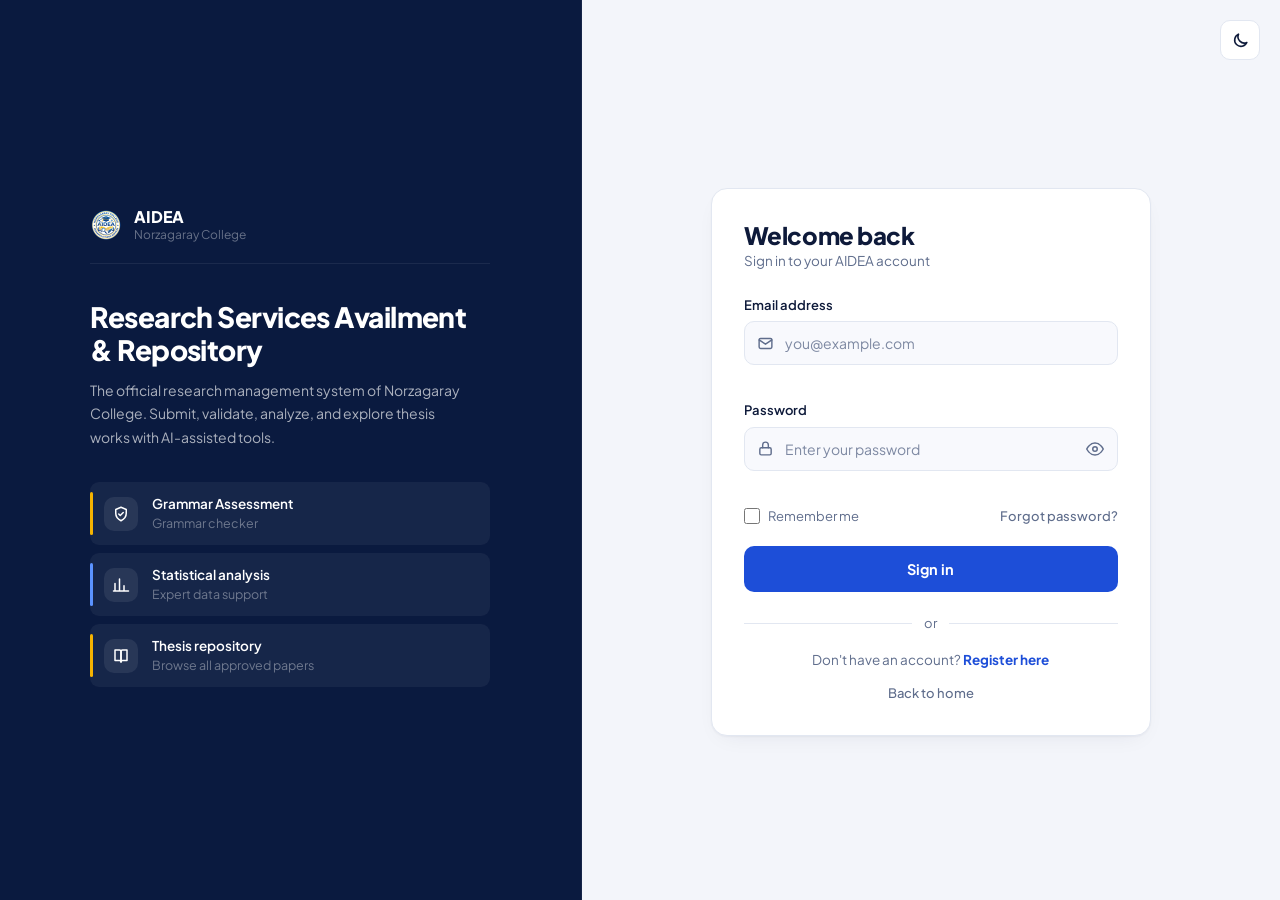
<file: admin/All students/all-students.html>
<!DOCTYPE html>
<html lang="en">

<head>
    <meta charset="UTF-8" />
    <meta name="viewport" content="width=device-width, initial-scale=1, viewport-fit=cover" />
    <meta name="theme-color" content="#0a1a3f" />
    <title>Users — AIDEA Admin</title>

    <!-- Apply saved / system theme BEFORE paint to avoid a white flash in dark mode -->
    <script>
        (function () {
            var t = null;
            try { t = localStorage.getItem('aidea_theme'); } catch (e) { }
            if (t !== 'light' && t !== 'dark') {
                t = window.matchMedia && window.matchMedia('(prefers-color-scheme: dark)').matches ? 'dark' : 'light';
            }
            document.documentElement.setAttribute('data-theme', t);
        })();
    </script>

    <link rel="preconnect" href="https://fonts.googleapis.com" />
    <link rel="preconnect" href="https://fonts.gstatic.com" crossorigin />
    <link href="https://fonts.googleapis.com/css2?family=Plus+Jakarta+Sans:wght@400;500;600;700;800&display=swap"
        rel="stylesheet" />

    <!-- Shared shell (tokens, sidebar, topbar, panels, tables, modal) + page-specific styles -->
    <link rel="stylesheet" href="../dashboard/dashboard.css" />
    <link rel="stylesheet" href="all-students.css" />
    <link rel="icon" type="image/png" sizes="32x32" href="../shared/logo-32.png" />
    <link rel="apple-touch-icon" href="../shared/logo-180.png" />
</head>

<body>

    <!-- SIDEBAR -->
    <aside class="sidebar" id="sidebar" aria-label="Main navigation">
        <a class="sidebar-brand" href="../dashboard/dashboard.html" aria-label="AIDEA Admin home">
            <span class="brand-mark" aria-hidden="true"><img src="../shared/logo-64.png" alt="" width="32" height="32" style="display:block;object-fit:contain"></span>
            <span class="brand-text">
                <span class="brand-name">AIDEA Admin</span>
                <span class="brand-sub">Norzagaray College</span>
            </span>
        </a>

        <div class="sidebar-scroll">
            <p class="nav-heading">Overview</p>
            <nav class="nav-group">
                <a href="../dashboard/dashboard.html">Dashboard</a>
            </nav>

            <p class="nav-heading">Management</p>
            <nav class="nav-group">
                <a href="../All students/all-students.html" class="active" aria-current="page">Users</a>
                <a href="../Thesis submissions/Thesis_submissions.html">Thesis Submissions</a>
                <a href="../File transfer/file_transfer.html">File Transfer</a>
                <a href="../Payments/payment.html">Requests</a>
                <a href="../Receipts/Receipts.html">Certificate</a>
                <a href="../Services pricing/Services_pricing.html">Services &amp; Pricing</a>
            </nav>

            <p class="nav-heading">Quality</p>
            <nav class="nav-group">
                <a href="../Satisfaction reports/Satisfaction_reports.html">Satisfaction Reports</a>
                <a href="../formatting/formatting.html">Format Templates</a>
            </nav>

            <p class="nav-heading">Account</p>
            <nav class="nav-group">
                <a href="../manage account/manage_account.html">Manage Account</a>
            </nav>
        </div>

        <!-- Profile: click to reveal the Sign out menu -->
        <div class="sidebar-footer">
            <div class="profile-menu" id="profileMenu" role="menu" aria-label="Account" hidden>
                <button class="profile-menu-item" id="signOutBtn" type="button" role="menuitem">
                    <svg viewBox="0 0 24 24" width="18" height="18" fill="none" stroke="currentColor" stroke-width="2"
                        stroke-linecap="round" stroke-linejoin="round" aria-hidden="true">
                        <path d="M9 21H5a2 2 0 0 1-2-2V5a2 2 0 0 1 2-2h4" />
                        <path d="M16 17l5-5-5-5M21 12H9" />
                    </svg>
                    Sign out
                </button>
            </div>

            <button class="profile-btn" id="profileBtn" type="button" aria-haspopup="menu" aria-expanded="false"
                aria-controls="profileMenu">
                <div class="footer-avatar" aria-hidden="true">AD</div>
                <div class="footer-info">
                    <div class="footer-name">Admin</div>
                    <div class="footer-role">Administrator</div>
                </div>
                <svg class="profile-chevron" viewBox="0 0 24 24" width="16" height="16" fill="none"
                    stroke="currentColor" stroke-width="2" stroke-linecap="round" stroke-linejoin="round"
                    aria-hidden="true">
                    <path d="M6 15l6-6 6 6" />
                </svg>
            </button>
        </div>
    </aside>

    <div class="scrim" id="scrim" hidden></div>

    <!-- MAIN -->
    <div class="main">
        <header class="topbar">
            <div class="topbar-left">
                <button class="icon-btn menu-btn" id="menuBtn" type="button" aria-label="Open menu"
                    aria-controls="sidebar" aria-expanded="false">
                    <svg viewBox="0 0 24 24" width="20" height="20" fill="none" stroke="currentColor" stroke-width="2"
                        stroke-linecap="round">
                        <path d="M4 7h16M4 12h16M4 17h10" />
                    </svg>
                </button>
                <div class="page-title">
                    <h1>Users <span class="badge-admin">Admin</span></h1>
                    <p>Norzagaray College — AIDEA Control Panel</p>
                </div>
            </div>
            <div class="topbar-right">
                <button class="icon-btn" id="themeBtn" type="button" aria-label="Switch to dark mode"
                    title="Toggle theme">
                    <svg class="i-moon" viewBox="0 0 24 24" width="19" height="19" fill="none" stroke="currentColor"
                        stroke-width="2" stroke-linecap="round" stroke-linejoin="round">
                        <path d="M20 14.5A8 8 0 0 1 9.5 4a8 8 0 1 0 10.5 10.5Z" />
                    </svg>
                    <svg class="i-sun" viewBox="0 0 24 24" width="19" height="19" fill="none" stroke="currentColor"
                        stroke-width="2" stroke-linecap="round">
                        <circle cx="12" cy="12" r="4" />
                        <path
                            d="M12 2v2M12 20v2M4.9 4.9l1.4 1.4M17.7 17.7l1.4 1.4M2 12h2M20 12h2M4.9 19.1l1.4-1.4M17.7 6.3l1.4-1.4" />
                    </svg>
                </button>
            </div>
        </header>

        <main class="content">

            <div class="page-head">
                <div>
                    <h2 id="viewTitle" style="display:none"></h2>
                    <p id="studentCount">Loading students…</p>
                </div>
            </div>

            <!-- TOOLBAR -->
            <div class="toolbar">
                <label class="sr-only" for="searchInput">Search students</label>
                <input type="search" class="search-input" id="searchInput" placeholder="Search by name or email"
                    autocomplete="off" />

                <select class="btn-primary" id="roleFilter" aria-label="Filter by account type">
                    <option value="all">All users</option>
                    <option value="students">Students</option>
                    <option value="experts">Experts</option>
                    <option value="librarian">Librarian</option>
                </select>
                <button class="btn-primary" id="archiveViewBtn" type="button">Archive</button>
                <button class="btn-primary" id="expertBtn" type="button">Expert accounts</button>
            </div>

            <!-- STUDENTS TABLE -->
            <section class="panel">
                <div class="table-wrap">
                    <table>
                        <thead>
                            <tr>
                                <th>No.</th>
                                <th>Name</th>
                                <th>Email</th>
                                <th id="actionsTh" hidden>Actions</th>
                            </tr>
                        </thead>
                        <tbody id="studentsBody">
                            <tr>
                                <td colspan="3" class="empty">Loading students…</td>
                            </tr>
                        </tbody>
                    </table>
                </div>

                <div class="pagination" id="pagination" hidden>
                    <p class="page-info" id="pageInfo"></p>
                    <div class="page-btns" id="pageBtns"></div>
                </div>
            </section>

        </main>
    </div>

    <!-- ADD / EDIT STUDENT MODAL -->
    <div class="modal-backdrop" id="studentModal" hidden>
        <div class="modal modal-form" role="dialog" aria-modal="true" aria-labelledby="modalTitle">
            <h3 class="modal-title" id="modalTitle">Add student</h3>
            <p class="modal-text">Enter the student’s details and set their password.</p>

            <form id="studentForm" novalidate>
                <input type="hidden" id="editStudentId" />

                <div class="form-grid">
                    <div class="form-group span-4">
                        <label for="fieldFname">First name</label>
                        <input type="text" id="fieldFname" placeholder="Juan" autocomplete="off" />
                        <span class="field-error" id="errorFname" aria-live="polite"></span>
                    </div>
                    <div class="form-group span-4">
                        <label for="fieldLname">Last name</label>
                        <input type="text" id="fieldLname" placeholder="Dela Cruz" autocomplete="off" />
                        <span class="field-error" id="errorLname" aria-live="polite"></span>
                    </div>
                    <div class="form-group span-4">
                        <label for="fieldMi">Middle initial</label>
                        <input type="text" id="fieldMi" placeholder="Optional" maxlength="3" autocomplete="off" />
                        <span class="field-error" id="errorMi" aria-live="polite"></span>
                    </div>
                    <div class="form-group">
                        <label for="fieldEmail">Email</label>
                        <input type="text" inputmode="email" id="fieldEmail" placeholder="your@gmail.com"
                            autocomplete="off" autocapitalize="none" spellcheck="false" />
                        <span class="field-error" id="errorEmail" aria-live="polite"></span>
                    </div>

                    <!-- Password (add mode only) -->
                    <div class="form-group" data-add-only>
                        <label for="fieldPassword">Password</label>
                        <div class="input-wrap">
                            <input type="password" id="fieldPassword" placeholder="Create a strong password"
                                autocomplete="new-password" />
                            <button type="button" class="toggle-pass" data-target="fieldPassword"
                                aria-label="Show password">
                                <svg class="eye-open" viewBox="0 0 24 24" width="18" height="18" fill="none"
                                    stroke="currentColor" stroke-width="2" stroke-linecap="round"
                                    stroke-linejoin="round" aria-hidden="true">
                                    <path d="M1 12s4-8 11-8 11 8 11 8-4 8-11 8-11-8-11-8z" />
                                    <circle cx="12" cy="12" r="3" />
                                </svg>
                                <svg class="eye-closed" viewBox="0 0 24 24" width="18" height="18" fill="none"
                                    stroke="currentColor" stroke-width="2" stroke-linecap="round"
                                    stroke-linejoin="round" aria-hidden="true">
                                    <path
                                        d="M17.94 17.94A10.07 10.07 0 0 1 12 20c-7 0-11-8-11-8a18.45 18.45 0 0 1 5.06-5.94" />
                                    <path d="M9.9 4.24A9.12 9.12 0 0 1 12 4c7 0 11 8 11 8a18.5 18.5 0 0 1-2.16 3.19" />
                                    <line x1="1" y1="1" x2="23" y2="23" />
                                </svg>
                            </button>
                        </div>
                        <div class="password-strength" id="passStrength" hidden>
                            <div class="strength-bar">
                                <div class="strength-fill" id="strengthFill"></div>
                            </div>
                            <span class="strength-label" id="strengthLabel"></span>
                        </div>
                        <span class="field-error" id="errorPassword" aria-live="polite"></span>
                    </div>

                    <div class="form-group" data-add-only>
                        <label for="fieldConfirm">Confirm password</label>
                        <div class="input-wrap">
                            <input type="password" id="fieldConfirm" placeholder="Repeat the password"
                                autocomplete="new-password" />
                            <button type="button" class="toggle-pass" data-target="fieldConfirm"
                                aria-label="Show password">
                                <svg class="eye-open" viewBox="0 0 24 24" width="18" height="18" fill="none"
                                    stroke="currentColor" stroke-width="2" stroke-linecap="round"
                                    stroke-linejoin="round" aria-hidden="true">
                                    <path d="M1 12s4-8 11-8 11 8 11 8-4 8-11 8-11-8-11-8z" />
                                    <circle cx="12" cy="12" r="3" />
                                </svg>
                                <svg class="eye-closed" viewBox="0 0 24 24" width="18" height="18" fill="none"
                                    stroke="currentColor" stroke-width="2" stroke-linecap="round"
                                    stroke-linejoin="round" aria-hidden="true">
                                    <path
                                        d="M17.94 17.94A10.07 10.07 0 0 1 12 20c-7 0-11-8-11-8a18.45 18.45 0 0 1 5.06-5.94" />
                                    <path d="M9.9 4.24A9.12 9.12 0 0 1 12 4c7 0 11 8 11 8a18.5 18.5 0 0 1-2.16 3.19" />
                                    <line x1="1" y1="1" x2="23" y2="23" />
                                </svg>
                            </button>
                        </div>
                        <span class="field-error" id="errorConfirm" aria-live="polite"></span>
                    </div>

                    <div class="pass-hints" data-add-only>
                        <div class="pass-hint" id="hint8char">○ At least 8 characters</div>
                        <div class="pass-hint" id="hintUpper">○ One uppercase letter</div>
                        <div class="pass-hint" id="hintNum">○ One number</div>
                        <div class="pass-hint" id="hintSpecial">○ One special character (!@#$)</div>
                    </div>
                </div>

                <p class="form-error" id="formError" role="alert" hidden></p>

                <div class="modal-actions">
                    <button type="button" class="modal-btn modal-btn-cancel" id="cancelBtn">Cancel</button>
                    <button type="submit" class="modal-btn modal-btn-primary" id="saveBtn">Save student</button>
                </div>
            </form>
        </div>
    </div>

    <!-- EXPERT ACCOUNTS MODAL -->
        <div class="modal-backdrop" id="expModal" hidden>
            <div class="modal" role="dialog" aria-modal="true" aria-labelledby="expTitle">
                <div class="exp-head"><h3 class="modal-title" id="expTitle">Expert accounts</h3><button class="exp-x" id="expClose" type="button" aria-label="Close"><svg viewBox="0 0 24 24" width="16" height="16" fill="none" stroke="currentColor" stroke-width="2.2" stroke-linecap="round" aria-hidden="true"><path d="M6 6l12 12M18 6 6 18"/></svg></button></div>
                <p class="modal-text">Create login access for statisticians and grammarians.</p>
                <form id="expForm" novalidate>
                    <div class="exp-row">
                        <div class="exp-field"><label for="expFname">First name</label><input type="text" id="expFname" autocomplete="off" /></div>
                        <div class="exp-field"><label for="expLname">Last name</label><input type="text" id="expLname" autocomplete="off" /></div>
                    </div>
                    <div class="exp-field"><label for="expEmail">Email address</label><input type="email" id="expEmail" autocomplete="off" /></div>
                    <div class="exp-field"><label for="expRole">Role</label>
                        <select id="expRole"><option value="" disabled selected>Select a role</option><option value="statistician">Statistician</option><option value="grammarian">Grammarian</option></select>
                    </div>
                    <div class="exp-row">
                        <div class="exp-field"><label for="expPass">Password</label><input type="password" id="expPass" autocomplete="new-password" /></div>
                        <div class="exp-field"><label for="expPass2">Confirm password</label><input type="password" id="expPass2" autocomplete="new-password" /></div>
                    </div>
                    <p class="exp-msg" id="expMsg" role="status" aria-live="polite"></p>
                    <div class="modal-actions">
                        
                        <button class="modal-btn modal-btn-primary" id="expSave" type="submit">Create account</button>
                    </div>
                </form>
                <h4 class="exp-sub">Existing expert accounts</h4>
                <div class="exp-table-wrap">
                    <table>
                        <thead><tr><th>Name</th><th>Email</th><th>Role</th><th></th></tr></thead>
                        <tbody id="expBody"><tr><td colspan="4" class="empty">Loading...</td></tr></tbody>
                    </table>
                </div>
            </div>
        </div>

        <!-- CONFIRM MODAL -->
        <div class="modal-backdrop" id="confirmModal" hidden>
            <div class="modal" role="alertdialog" aria-modal="true" aria-labelledby="confirmTitle" aria-describedby="confirmText">
                <h3 class="modal-title" id="confirmTitle">Are you sure?</h3>
                <p class="modal-text" id="confirmText"></p>
                <div class="modal-actions">
                    <button class="modal-btn modal-btn-cancel" id="confirmCancel" type="button">Cancel</button>
                    <button class="modal-btn modal-btn-primary" id="confirmOk" type="button">Confirm</button>
                </div>
            </div>
        </div>

        <!-- ROW DETAILS / ARCHIVE MODAL -->
        <div class="modal-backdrop" id="rowModal" hidden>
            <div class="modal" role="dialog" aria-modal="true" aria-labelledby="rowModalTitle">
                <h3 class="modal-title" id="rowModalTitle">Student details</h3>
                <div id="rowDetails"></div>
                <div class="modal-actions">
                    <button class="modal-btn modal-btn-cancel" id="rowCloseBtn" type="button">Close</button>
                    <button class="modal-btn modal-btn-primary" id="rowArchiveBtn" type="button">Archive</button>
                </div>
            </div>
        </div>

        <!-- SIGN OUT CONFIRMATION MODAL -->
    <div class="modal-backdrop" id="signOutModal" hidden>
        <div class="modal" role="alertdialog" aria-modal="true" aria-labelledby="signOutTitle"
            aria-describedby="signOutDesc">
            <div class="modal-icon" aria-hidden="true">
                <svg viewBox="0 0 24 24" width="22" height="22" fill="none" stroke="currentColor" stroke-width="2"
                    stroke-linecap="round" stroke-linejoin="round">
                    <path d="M9 21H5a2 2 0 0 1-2-2V5a2 2 0 0 1 2-2h4" />
                    <path d="M16 17l5-5-5-5M21 12H9" />
                </svg>
            </div>
            <h3 class="modal-title" id="signOutTitle">Sign out?</h3>
            <p class="modal-text" id="signOutDesc">You will need to log in again to use the admin panel.</p>
            <div class="modal-actions">
                <button class="modal-btn modal-btn-cancel" id="signOutCancel" type="button">Cancel</button>
                <button class="modal-btn modal-btn-danger" id="signOutConfirm" type="button">Sign out</button>
            </div>
        </div>
    </div>

    <script src="all-students.js"></script>
<script src="../../user/shared/sidebar-avatar.js"></script>
<script src="../shared/sidebar_toggle.js"></script>
</body>

</html>
</file>
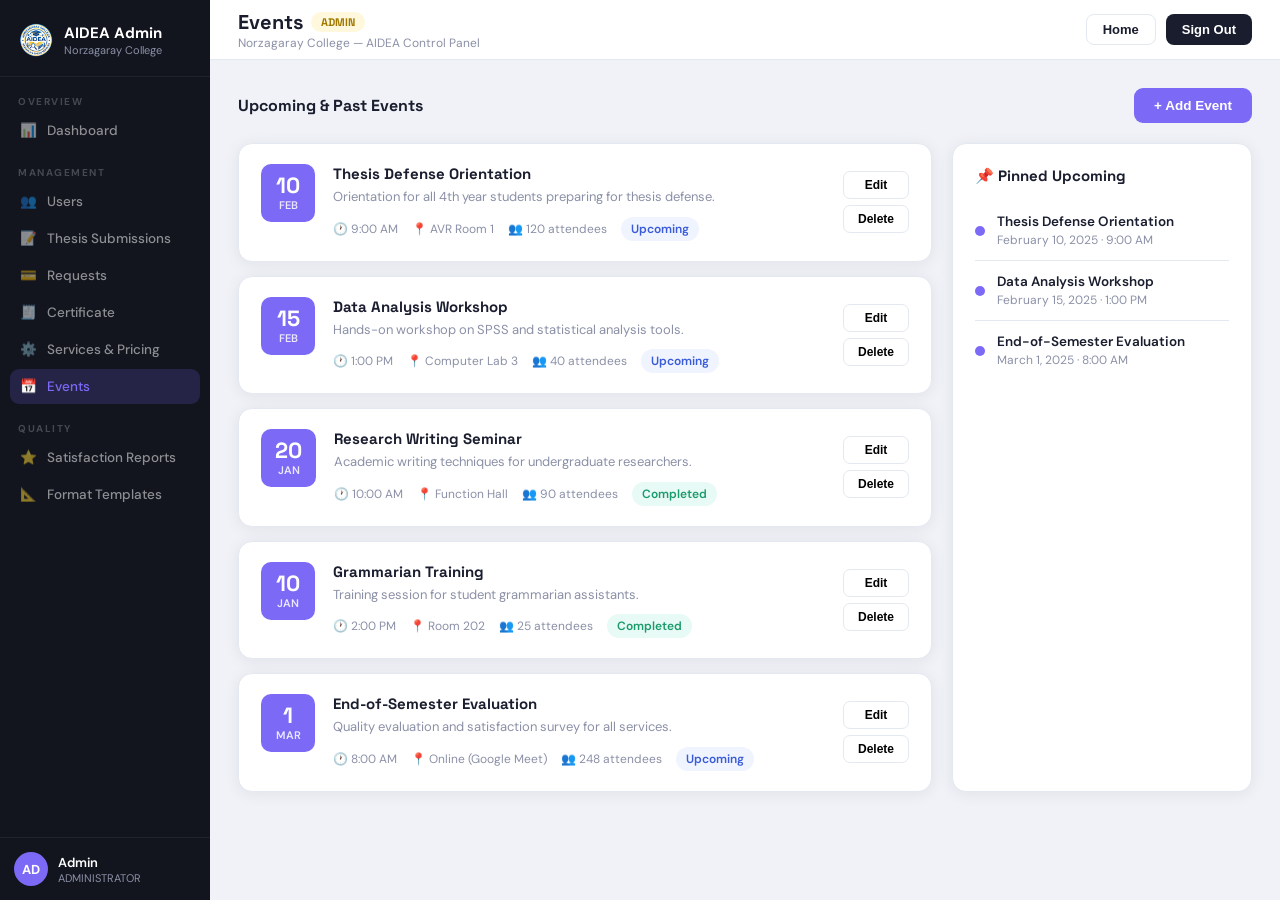
<file: admin/Events/events.html>
<!DOCTYPE html>
<html lang="en">

<head>
    <meta charset="UTF-8" />
    <meta name="viewport" content="width=device-width, initial-scale=1.0" />
    <title>Events — AIDEA Admin</title>
    <link rel="stylesheet" href="events.css" />
    <link rel="icon" type="image/png" sizes="32x32" href="../shared/logo-32.png" />
    <link rel="apple-touch-icon" href="../shared/logo-180.png" />
</head>

<body>
    <aside class="sidebar">
        <div class="sidebar-brand">
            <img src="../shared/logo-64.png" alt="" width="36" height="36" style="display:block;object-fit:contain;flex-shrink:0">
            <div>
                <div class="brand-name">AIDEA Admin</div>
                <div class="brand-sub">Norzagaray College</div>
            </div>
        </div>
        <div class="sidebar-section-label">OVERVIEW</div>
        <nav class="sidebar-nav">
            <a href="../dashboard/dashboard.html"><span>📊</span> Dashboard</a>
        </nav>
        <div class="sidebar-section-label">MANAGEMENT</div>
        <nav class="sidebar-nav">
            <a href="../All students/all-students.html"><span>👥</span> Users</a>
            <a href="../Thesis submissions/Thesis_submissions.html"><span>📝</span> Thesis Submissions</a>
            <a href="../Payments/payment.html"><span>💳</span> Requests</a>
            <a href="../Receipts/Receipts.html"><span>🧾</span> Certificate</a>
            <a href="../Services pricing/Services_pricing.html"><span>⚙️</span> Services &amp; Pricing</a>
            <a href="../Events/events.html" class="active"><span>📅</span> Events</a>
        </nav>
        <div class="sidebar-section-label">QUALITY</div>
        <nav class="sidebar-nav">
            <a href="../Satisfaction reports/Satisfaction_reports.html"><span>⭐</span> Satisfaction Reports</a>
            <a href="../formatting/formatting.html"><span>📐</span> Format Templates</a>
        </nav>
        <div class="sidebar-footer">
            <div class="footer-avatar">AD</div>
            <div>
                <div class="footer-name">Admin</div>
                <div class="footer-role">ADMINISTRATOR</div>
            </div>
        </div>
    </aside>
    <div class="main">
        <header class="topbar">
            <div class="topbar-left">
                <h1>Events <span class="badge-admin">ADMIN</span></h1>
                <p>Norzagaray College — AIDEA Control Panel</p>
            </div>
            <div class="topbar-right"><button class="btn-home" id="homeBtn">Home</button><button class="btn-signout"
                    id="signOutBtn">Sign Out</button></div>
        </header>
        <div class="content">
            <div class="toolbar">
                <span class="section-title">Upcoming &amp; Past Events</span>
                <button class="btn-add" id="addEventBtn">+ Add Event</button>
            </div>
            <div class="events-layout">
                <div class="events-list" id="eventsList"></div>
                <div class="card upcoming-card">
                    <div class="card-title">📌 Pinned Upcoming</div>
                    <div id="pinnedList"></div>
                </div>
            </div>
        </div>
    </div>
    <script src="events.js"></script>
</body>

</html>
</file>
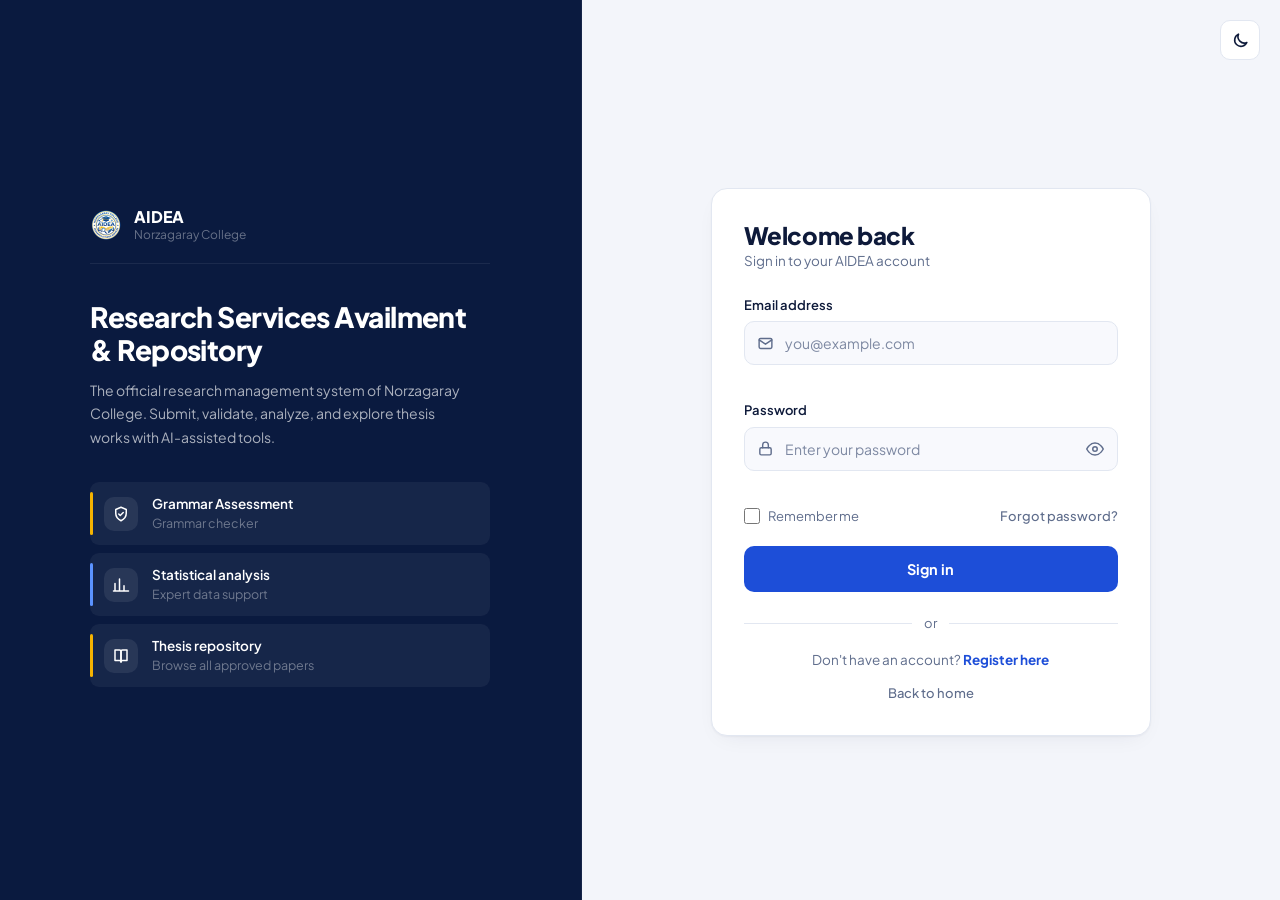
<file: admin/File transfer/file_transfer.html>
<!DOCTYPE html>
<html lang="en">

<head>
    <meta charset="UTF-8" />
    <meta name="viewport" content="width=device-width, initial-scale=1, viewport-fit=cover" />
    <meta name="theme-color" content="#0a1a3f" />
    <title>File Transfer — AIDEA Admin</title>

    <!-- Apply saved / system theme BEFORE paint to avoid a white flash in dark mode.
         Uses the SAME key as the admin dashboard (aidea_theme), so toggling
         dark mode here stays in sync with Dashboard, All Students, etc. -->
    <script>
        (function () {
            var t = null;
            try { t = localStorage.getItem('aidea_theme'); } catch (e) { }
            if (t !== 'light' && t !== 'dark') {
                t = window.matchMedia && window.matchMedia('(prefers-color-scheme: dark)').matches ? 'dark' : 'light';
            }
            document.documentElement.setAttribute('data-theme', t);
        })();
    </script>

    <link rel="preconnect" href="https://fonts.googleapis.com" />
    <link rel="preconnect" href="https://fonts.gstatic.com" crossorigin />
    <link href="https://fonts.googleapis.com/css2?family=Plus+Jakarta+Sans:wght@400;500;600;700;800&display=swap"
        rel="stylesheet" />
    <link rel="stylesheet" href="../dashboard/dashboard.css" />
    <link rel="stylesheet" href="file_transfer.css" />
    <link rel="icon" type="image/png" sizes="32x32" href="../shared/logo-32.png" />
    <link rel="apple-touch-icon" href="../shared/logo-180.png" />
</head>

<body>

    <!-- SIDEBAR -->
    <aside class="sidebar" id="sidebar" aria-label="Main navigation">
        <a class="sidebar-brand" href="../dashboard/dashboard.html" aria-label="AIDEA Admin home">
            <span class="brand-mark" aria-hidden="true"><img src="../shared/logo-64.png" alt="" width="32" height="32" style="display:block;object-fit:contain"></span>
            <span class="brand-text">
                <span class="brand-name">AIDEA Admin</span>
                <span class="brand-sub">Norzagaray College</span>
            </span>
        </a>

        <div class="sidebar-scroll">
            <p class="nav-heading">Overview</p>
            <nav class="nav-group">
                <a href="../dashboard/dashboard.html">Dashboard</a>
            </nav>

            <p class="nav-heading">Management</p>
            <nav class="nav-group">
                <a href="../All students/all-students.html">Users</a>
                <a href="../Thesis submissions/Thesis_submissions.html">Thesis Submissions</a>
                <a href="file_transfer.html" class="active" aria-current="page" data-nav-tab="send">File Transfer</a>
                <a href="../Payments/payment.html">Requests</a>
                <a href="../Receipts/Receipts.html">Certificate</a>
                <a href="../Services pricing/Services_pricing.html">Services &amp; Pricing</a>
            </nav>

            <p class="nav-heading">Quality</p>
            <nav class="nav-group">
                <a href="../Satisfaction reports/Satisfaction_reports.html">Satisfaction Reports</a>
                <a href="../formatting/formatting.html">Format Templates</a>
            </nav>

            <p class="nav-heading">Account</p>
            <nav class="nav-group">
                <a href="../manage account/manage_account.html">Manage Account</a>
            </nav>

        </div>

        <!-- Profile: click to reveal the Sign out menu -->
        <div class="sidebar-footer">
            <div class="profile-menu" id="profileMenu" role="menu" aria-label="Account" hidden>
                <button class="profile-menu-item" id="signOutBtn" type="button" role="menuitem">
                    <svg viewBox="0 0 24 24" width="18" height="18" fill="none" stroke="currentColor" stroke-width="2"
                        stroke-linecap="round" stroke-linejoin="round" aria-hidden="true">
                        <path d="M9 21H5a2 2 0 0 1-2-2V5a2 2 0 0 1 2-2h4" />
                        <path d="M16 17l5-5-5-5M21 12H9" />
                    </svg>
                    Sign out
                </button>
            </div>

            <button class="profile-btn" id="profileBtn" type="button" aria-haspopup="menu" aria-expanded="false"
                aria-controls="profileMenu">
                <div class="footer-avatar" id="footerAvatar" aria-hidden="true">AD</div>
                <div class="footer-info">
                    <div class="footer-name" id="footerName">Admin</div>
                    <div class="footer-role" id="footerRole">Administrator</div>
                </div>
                <svg class="profile-chevron" viewBox="0 0 24 24" width="16" height="16" fill="none"
                    stroke="currentColor" stroke-width="2" stroke-linecap="round" stroke-linejoin="round"
                    aria-hidden="true">
                    <path d="M6 15l6-6 6 6" />
                </svg>
            </button>
        </div>
    </aside>

    <div class="scrim" id="scrim" hidden></div>

    <!-- MAIN -->
    <div class="main">
        <header class="topbar">
            <div class="topbar-left">
                <button class="icon-btn menu-btn" id="menuBtn" type="button" aria-label="Open menu"
                    aria-controls="sidebar" aria-expanded="false">
                    <svg viewBox="0 0 24 24" width="20" height="20" fill="none" stroke="currentColor" stroke-width="2"
                        stroke-linecap="round">
                        <path d="M4 7h16M4 12h16M4 17h10" />
                    </svg>
                </button>
                <div class="page-title">
                    <h1>File Transfer <span class="badge-admin">Admin</span></h1>
                    <p>Send theses to reviewers, and collect what comes back</p>
                </div>
            </div>
            <div class="topbar-right">
                <button class="icon-btn" id="themeBtn" type="button" aria-label="Switch to dark mode"
                    title="Toggle theme">
                    <svg class="i-moon" viewBox="0 0 24 24" width="19" height="19" fill="none" stroke="currentColor"
                        stroke-width="2" stroke-linecap="round" stroke-linejoin="round">
                        <path d="M20 14.5A8 8 0 0 1 9.5 4a8 8 0 1 0 10.5 10.5Z" />
                    </svg>
                    <svg class="i-sun" viewBox="0 0 24 24" width="19" height="19" fill="none" stroke="currentColor"
                        stroke-width="2" stroke-linecap="round">
                        <circle cx="12" cy="12" r="4" />
                        <path
                            d="M12 2v2M12 20v2M4.9 4.9l1.4 1.4M17.7 17.7l1.4 1.4M2 12h2M20 12h2M4.9 19.1l1.4-1.4M17.7 6.3l1.4-1.4" />
                    </svg>
                </button>
            </div>
        </header>

        <main class="content">

            <div class="page-head">
                <div>
                    <h2 id="pageHeading">Send a file</h2>
                    <p id="pageSub">Pick a thesis and route it to a statistician or grammarian</p>
                </div>
                <div class="review-tabs" role="tablist" aria-label="File transfer lists">
                    <button class="review-tab active" id="tabSendBtn" type="button" role="tab" aria-selected="true"
                        data-tab="send">
                        Send <span class="tab-count" id="sentCount">0</span>
                    </button>
                    <button class="review-tab" id="tabReceivedBtn" type="button" role="tab" aria-selected="false"
                        data-tab="received">
                        Received <span class="tab-count" id="receivedCount">0</span>
                    </button>
                </div>
            </div>

            <!-- SEND PANEL -->
            <section id="sendPanel">

                <div class="panel">
                    <div class="panel-head">
                        <div>
                            <h3 class="panel-title">Send to a reviewer</h3>
                            <p class="panel-sub">The reviewer will see this under "Assigned to me"</p>
                        </div>
                    </div>

                    <form id="sendForm" class="account-form" novalidate>
                        <div class="form-grid">
                            <div class="field">
                                <label for="sendThesis">Request file</label>
                                <select id="sendThesis" name="sendThesis" required>
                                    <option value="" disabled selected>Select a thesis…</option>
                                </select>
                            </div>

                            <div class="field">
                                <label for="sendRecipient">Send to</label>
                                <div id="reviewerFilter" style="display:flex;gap:6px;flex-wrap:wrap;margin:6px 0 8px;">
                                    <button type="button" class="action-btn action-btn-primary" data-role="all" aria-pressed="true">All</button>
                                    <button type="button" class="action-btn" data-role="statistician" aria-pressed="false">Statistician</button>
                                    <button type="button" class="action-btn" data-role="grammarian" aria-pressed="false">Grammarian</button>
                                </div>
                                <select id="sendRecipient" name="sendRecipient" required>
                                    <option value="" disabled selected>Select a reviewer…</option>
                                </select>
                            </div>
                        </div>

                        <div class="field">
                            <label for="sendNote">Note (optional)</label>
                            <textarea id="sendNote" name="sendNote" rows="3"
                                placeholder="e.g. Please check the statistical treatment in Chapter 4."></textarea>
                        </div>

                        <div class="field">
                            <label for="sendFile">Or upload files from your computer (optional)</label>
                            <label class="file-drop" id="fileDropLabel" for="sendFile">
                                <svg viewBox="0 0 24 24" width="20" height="20" fill="none" stroke="currentColor"
                                    stroke-width="2" stroke-linecap="round" stroke-linejoin="round" aria-hidden="true">
                                    <path d="M12 16V4M12 4 7 9M12 4l5 5" />
                                    <path d="M4 16v3a2 2 0 0 0 2 2h12a2 2 0 0 0 2-2v-3" />
                                </svg>
                                <span id="fileDropText">Click to choose files, or drag them here</span>
                            </label>
                            <input type="file" id="sendFile" name="sendFile" class="sr-only" accept=".pdf,.doc,.docx" multiple />
                            <ul id="sendQueue" style="list-style:none;margin:8px 0 0;padding:0;"></ul>
                        </div>

                        <p class="form-msg" id="sendMsg" role="status" aria-live="polite"></p>

                        <div class="form-actions">
                            <button type="submit" class="btn btn-primary" id="sendSubmit">
                                <span class="btn-label">Send file</span>
                            </button>
                        </div>
                    </form>
                </div>

                <div class="review-list" id="sentList">
                    <p class="review-empty">Loading…</p>
                </div>
            </section>

            <!-- RECEIVED PANEL -->
            <section id="receivedPanel" hidden>
                <div class="review-list" id="receivedList">
                    <p class="review-empty">Loading…</p>
                </div>
            </section>

        </main>
    </div>

    <!-- SIGN OUT CONFIRMATION MODAL -->
    <div class="modal-backdrop" id="signOutModal" hidden>
        <div class="modal" role="alertdialog" aria-modal="true" aria-labelledby="signOutTitle"
            aria-describedby="signOutDesc">
            <div class="modal-icon" aria-hidden="true">
                <svg viewBox="0 0 24 24" width="22" height="22" fill="none" stroke="currentColor" stroke-width="2"
                    stroke-linecap="round" stroke-linejoin="round">
                    <path d="M9 21H5a2 2 0 0 1-2-2V5a2 2 0 0 1 2-2h4" />
                    <path d="M16 17l5-5-5-5M21 12H9" />
                </svg>
            </div>
            <h3 class="modal-title" id="signOutTitle">Sign out?</h3>
            <p class="modal-text" id="signOutDesc">You will need to log in again to use the admin panel.</p>
            <div class="modal-actions">
                <button class="modal-btn modal-btn-cancel" id="signOutCancel" type="button">Cancel</button>
                <button class="modal-btn modal-btn-danger" id="signOutConfirm" type="button">Sign out</button>
            </div>
        </div>
    </div>

    <script src="file_transfer.js"></script>
<script src="../shared/sidebar_toggle.js"></script>
</body>

</html>
</file>
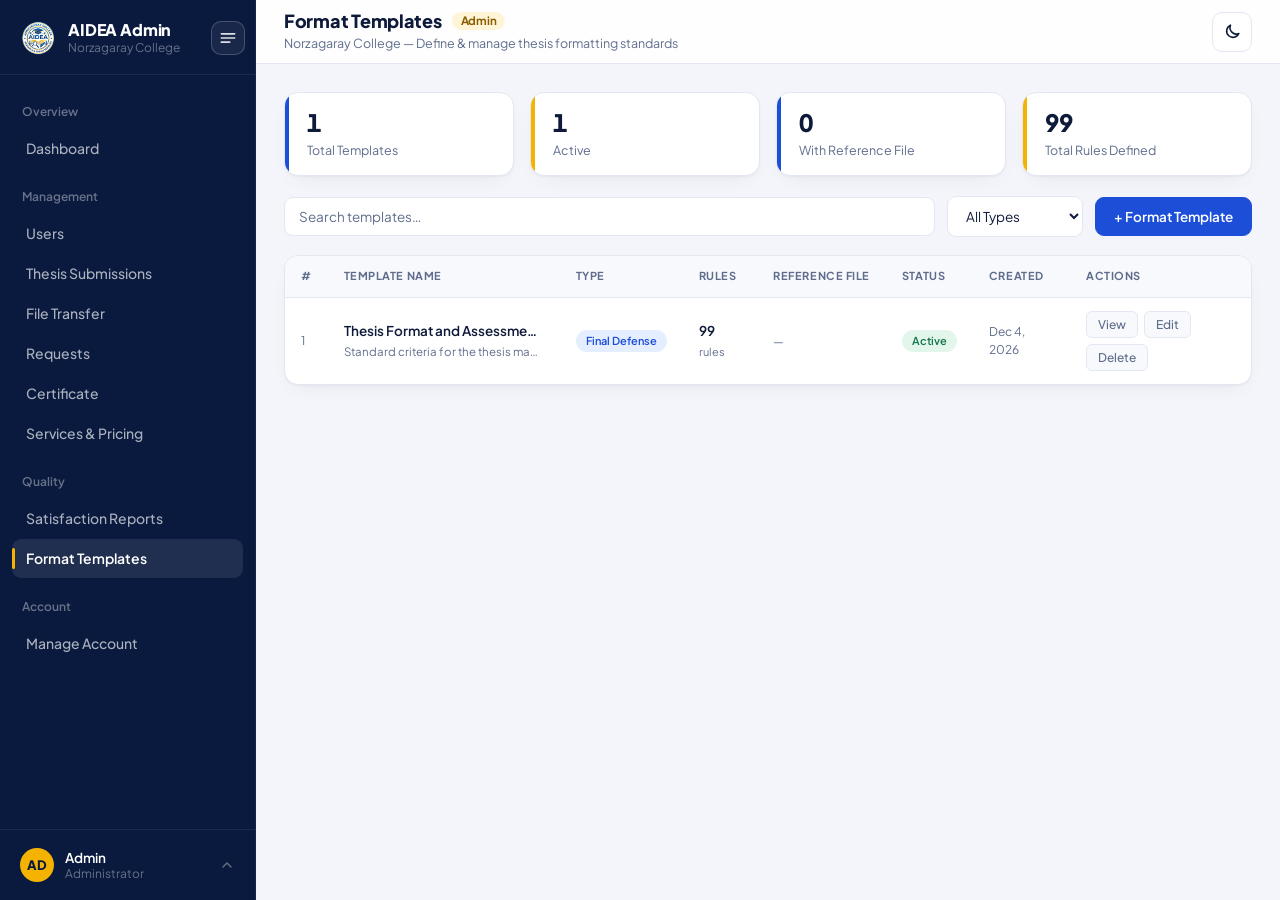
<file: admin/formatting/formatting.html>
<!DOCTYPE html>
<html lang="en">

<head>
    <meta charset="UTF-8" />
    <meta name="viewport" content="width=device-width, initial-scale=1, viewport-fit=cover" />
    <meta name="theme-color" content="#0a1a3f" />
    <title>Format Templates — AIDEA Admin</title>

    <!-- Apply saved / system theme BEFORE paint to avoid a white flash in dark mode -->
    <script>
        (function () {
            var t = null;
            try { t = localStorage.getItem('aidea_theme'); } catch (e) { }
            if (t !== 'light' && t !== 'dark') {
                t = window.matchMedia && window.matchMedia('(prefers-color-scheme: dark)').matches ? 'dark' : 'light';
            }
            document.documentElement.setAttribute('data-theme', t);
        })();
    </script>

    <link rel="preconnect" href="https://fonts.googleapis.com" />
    <link rel="preconnect" href="https://fonts.gstatic.com" crossorigin />
    <link href="https://fonts.googleapis.com/css2?family=Plus+Jakarta+Sans:wght@400;500;600;700;800&display=swap"
        rel="stylesheet" />
    <link rel="stylesheet" href="formatting.css" />
    <link rel="icon" type="image/png" sizes="32x32" href="../shared/logo-32.png" />
    <link rel="apple-touch-icon" href="../shared/logo-180.png" />
</head>

<body>

    <!-- ══════════════════════════════════
         SIDEBAR
    ══════════════════════════════════ -->
    <aside class="sidebar" id="sidebar" aria-label="Main navigation">
        <a class="sidebar-brand" href="../dashboard/dashboard.html" aria-label="AIDEA Admin home">
            <img src="../shared/logo-64.png" alt="" width="36" height="36" style="display:block;object-fit:contain;flex-shrink:0">
            <span class="brand-text">
                <span class="brand-name">AIDEA Admin</span>
                <span class="brand-sub">Norzagaray College</span>
            </span>
        </a>

        <div class="sidebar-scroll">
            <p class="sidebar-section-label">Overview</p>
            <nav class="sidebar-nav">
                <a href="../dashboard/dashboard.html">Dashboard</a>
            </nav>

            <p class="sidebar-section-label">Management</p>
            <nav class="sidebar-nav">
                <a href="../All students/all-students.html">Users</a>
                <a href="../Thesis submissions/Thesis_submissions.html">Thesis Submissions</a>
                <a href="../File transfer/file_transfer.html">File Transfer</a>
                <a href="../Payments/payment.html">Requests</a>
                <a href="../Receipts/Receipts.html">Certificate</a>
                <a href="../Services pricing/Services_pricing.html">Services &amp; Pricing</a>
            </nav>

            <p class="sidebar-section-label">Quality</p>
            <nav class="sidebar-nav">
                <a href="../Satisfaction reports/Satisfaction_reports.html">Satisfaction Reports</a>
                <a href="formatting.html" class="active" aria-current="page">Format Templates</a>
            </nav>

            <p class="sidebar-section-label">Account</p>
            <nav class="sidebar-nav">
                <a href="../manage account/manage_account.html">Manage Account</a>
            </nav>
        </div>

        <!-- Profile: click to reveal the Sign out menu -->
        <div class="sidebar-footer">
            <div class="profile-menu" id="profileMenu" role="menu" aria-label="Account" hidden>
                <button class="profile-menu-item" id="signOutBtn" type="button" role="menuitem">
                    <svg viewBox="0 0 24 24" width="18" height="18" fill="none" stroke="currentColor" stroke-width="2"
                        stroke-linecap="round" stroke-linejoin="round" aria-hidden="true">
                        <path d="M9 21H5a2 2 0 0 1-2-2V5a2 2 0 0 1 2-2h4" />
                        <path d="M16 17l5-5-5-5M21 12H9" />
                    </svg>
                    Sign out
                </button>
            </div>

            <button class="profile-btn" id="profileBtn" type="button" aria-haspopup="menu" aria-expanded="false"
                aria-controls="profileMenu">
                <div class="footer-avatar" aria-hidden="true">AD</div>
                <div class="footer-info">
                    <div class="footer-name">Admin</div>
                    <div class="footer-role">Administrator</div>
                </div>
                <svg class="profile-chevron" viewBox="0 0 24 24" width="16" height="16" fill="none"
                    stroke="currentColor" stroke-width="2" stroke-linecap="round" stroke-linejoin="round"
                    aria-hidden="true">
                    <path d="M6 15l6-6 6 6" />
                </svg>
            </button>
        </div>
    </aside>

    <div class="scrim" id="scrim" hidden></div>

    <!-- ══════════════════════════════════
         MAIN
    ══════════════════════════════════ -->
    <div class="main">

        <header class="topbar">
            <div class="topbar-left">
                <button class="icon-btn menu-btn" id="menuBtn" type="button" aria-label="Open menu"
                    aria-controls="sidebar" aria-expanded="false">
                    <svg viewBox="0 0 24 24" width="20" height="20" fill="none" stroke="currentColor" stroke-width="2"
                        stroke-linecap="round">
                        <path d="M4 7h16M4 12h16M4 17h10" />
                    </svg>
                </button>
                <div>
                    <h1>Format Templates <span class="badge-admin">Admin</span></h1>
                    <p>Norzagaray College — Define &amp; manage thesis formatting standards</p>
                </div>
            </div>
            <div class="topbar-right">
                <button class="icon-btn" id="themeBtn" type="button" aria-label="Switch to dark mode"
                    title="Toggle theme">
                    <svg class="i-moon" viewBox="0 0 24 24" width="19" height="19" fill="none" stroke="currentColor"
                        stroke-width="2" stroke-linecap="round" stroke-linejoin="round">
                        <path d="M20 14.5A8 8 0 0 1 9.5 4a8 8 0 1 0 10.5 10.5Z" />
                    </svg>
                    <svg class="i-sun" viewBox="0 0 24 24" width="19" height="19" fill="none" stroke="currentColor"
                        stroke-width="2" stroke-linecap="round">
                        <circle cx="12" cy="12" r="4" />
                        <path
                            d="M12 2v2M12 20v2M4.9 4.9l1.4 1.4M17.7 17.7l1.4 1.4M2 12h2M20 12h2M4.9 19.1l1.4-1.4M17.7 6.3l1.4-1.4" />
                    </svg>
                </button>
            </div>
        </header>

        <div class="content">

            <!-- ── STAT ROW ── -->
            <div class="stat-row">
                <div class="mini-stat">
                    <div><strong id="st-total">0</strong>
                        <p>Total Templates</p>
                    </div>
                </div>
                <div class="mini-stat">
                    <div><strong id="st-active">0</strong>
                        <p>Active</p>
                    </div>
                </div>
                <div class="mini-stat">
                    <div><strong id="st-files">0</strong>
                        <p>With Reference File</p>
                    </div>
                </div>
                <div class="mini-stat">
                    <div><strong id="st-rules">0</strong>
                        <p>Total Rules Defined</p>
                    </div>
                </div>
            </div>

            <!-- ── TOOLBAR ── -->
            <div class="toolbar">
                <input type="text" class="search-input" id="searchInput" placeholder="Search templates…"
                    oninput="applyFilter()" />
                <select class="filter-select" id="filterType" onchange="applyFilter()">
                    <option value="">All Types</option>
                    <option value="Proposal">Proposal</option>
                    <option value="Final Defense">Final Defense</option>
                    <option value="Revised Final">Revised Final</option>
                    <option value="General">General</option>
                </select>
                <button class="btn-primary" onclick="openCreateModal()">+ Format Template</button>
            </div>

            <!-- ── TABLE ── -->
            <div class="card">
                <div class="table-wrap">
                    <table>
                        <thead>
                            <tr>
                                <th>#</th>
                                <th>Template Name</th>
                                <th>Type</th>
                                <th>Rules</th>
                                <th>Reference File</th>
                                <th>Status</th>
                                <th>Created</th>
                                <th>Actions</th>
                            </tr>
                        </thead>
                        <tbody id="templateBody"></tbody>
                    </table>
                </div>
            </div>

        </div><!-- /content -->
    </div><!-- /main -->

    <!-- ══════════════════════════════════
         CREATE / EDIT MODAL
    ══════════════════════════════════ -->
    <div class="modal-overlay" id="createModal">
        <div class="modal-box wide">
            <div class="modal-header">
                <h3 id="createModalTitle">New Format Template</h3>
                <button class="modal-close" onclick="closeModal('createModal')">✕</button>
            </div>
            <div class="modal-body">

                <div class="form-grid">
                    <div class="form-group">
                        <label class="form-label">Template Name <span class="req">*</span></label>
                        <input type="text" class="form-input" id="tplName"
                            placeholder="e.g. Standard Thesis Format 2025" />
                    </div>
                    <div class="form-group">
                        <label class="form-label">Submission Type <span class="req">*</span></label>
                        <select class="form-input" id="tplType">
                            <option value="">— Select —</option>
                            <option>Proposal</option>
                            <option>Final Defense</option>
                            <option>Revised Final</option>
                            <option>General</option>
                        </select>
                    </div>
                </div>

                <div class="form-group">
                    <label class="form-label">Description</label>
                    <textarea class="form-input" id="tplDesc" rows="2"
                        placeholder="Brief description of this format template…"></textarea>
                </div>

                <!-- Reference file upload -->
                <div class="form-group">
                    <label class="form-label">Reference File <span class="form-hint">(PDF, DOC, DOCX — the
                            sample/template file students should follow)</span></label>
                    <div class="dropzone" id="tplDropzone" onclick="document.getElementById('tplFileInput').click()"
                        ondragover="event.preventDefault();this.classList.add('dragover')"
                        ondragleave="this.classList.remove('dragover')" ondrop="handleTplDrop(event)">
                        <div class="dz-icon">📄</div>
                        <div class="dz-label"><strong>Click to browse</strong> or drag & drop</div>
                        <div class="dz-hint">PDF, DOC, DOCX · Max 20 MB</div>
                        <div class="dz-file-info" id="tplFileInfo"></div>
                    </div>
                    <input type="file" id="tplFileInput" accept=".pdf,.doc,.docx" style="display:none"
                        onchange="handleTplFile(this.files[0])" />
                </div>

                <!-- Formatting Rules builder -->
                <div class="form-group">
                    <div class="rules-header">
                        <label class="form-label" style="margin:0;">Formatting Rules</label>
                        <button class="btn-add-rule" onclick="addRuleRow()">+ Add Rule</button>
                    </div>
                    <div class="rules-hint">Define each rule the student's thesis must satisfy. These will be checked
                        against submissions.</div>
                    <div id="rulesContainer" class="rules-container"></div>
                </div>

                <div class="form-group">
                    <label class="form-label">Status</label>
                    <div class="toggle-row">
                        <label class="toggle-switch">
                            <input type="checkbox" id="tplActive" checked />
                            <span class="toggle-slider"></span>
                        </label>
                        <span class="toggle-label" id="toggleLabel">Active</span>
                    </div>
                </div>

            </div>
            <div class="modal-footer">
                <button class="btn-modal-close" onclick="closeModal('createModal')">Cancel</button>
                <button class="btn-modal-submit" onclick="saveTemplate()">Save Template</button>
            </div>
        </div>
    </div>

    <!-- ══════════════════════════════════
         VIEW MODAL
    ══════════════════════════════════ -->
    <div class="modal-overlay" id="viewModal">
        <div class="modal-box wide">
            <div class="modal-header">
                <h3 id="viewModalTitle">Template Details</h3>
                <button class="modal-close" onclick="closeModal('viewModal')">✕</button>
            </div>
            <div class="modal-body" id="viewModalBody"></div>
            <div class="modal-footer">
                <button class="btn-modal-close" onclick="closeModal('viewModal')">Close</button>
                <button class="btn-modal-submit" id="viewEditBtn">Edit</button>
            </div>
        </div>
    </div>

    <!-- ══════════════════════════════════
         DELETE CONFIRM MODAL
    ══════════════════════════════════ -->
    <div class="modal-overlay" id="deleteModal">
        <div class="modal-box" style="max-width:420px;">
            <div class="modal-header">
                <h3>Delete Template</h3>
                <button class="modal-close" onclick="closeModal('deleteModal')">✕</button>
            </div>
            <div class="modal-body">
                <p style="color:var(--muted);font-size:14px;line-height:1.6;">
                    Are you sure you want to delete <strong id="deleteTemplateName"></strong>?
                    This cannot be undone.
                </p>
            </div>
            <div class="modal-footer">
                <button class="btn-modal-close" onclick="closeModal('deleteModal')">Cancel</button>
                <button class="btn-danger" id="confirmDeleteBtn">Delete</button>
            </div>
        </div>
    </div>

    <!-- ══════════════════════════════════
         SIGN OUT CONFIRMATION MODAL
    ══════════════════════════════════ -->
    <div class="modal-backdrop" id="signOutModal" hidden>
        <div class="modal" role="alertdialog" aria-modal="true" aria-labelledby="signOutTitle"
            aria-describedby="signOutDesc">
            <div class="modal-icon" aria-hidden="true">
                <svg viewBox="0 0 24 24" width="22" height="22" fill="none" stroke="currentColor" stroke-width="2"
                    stroke-linecap="round" stroke-linejoin="round">
                    <path d="M9 21H5a2 2 0 0 1-2-2V5a2 2 0 0 1 2-2h4" />
                    <path d="M16 17l5-5-5-5M21 12H9" />
                </svg>
            </div>
            <h3 class="modal-title" id="signOutTitle">Sign out?</h3>
            <p class="modal-text" id="signOutDesc">You will need to log in again to use the admin panel.</p>
            <div class="modal-actions">
                <button class="modal-btn modal-btn-cancel" id="signOutCancel" type="button">Cancel</button>
                <button class="modal-btn modal-btn-danger" id="signOutConfirm" type="button">Sign out</button>
            </div>
        </div>
    </div>

    <div id="toastWrap"></div>

    <script src="formatting.js"></script>
    <script src="testvalidator.js"></script>
<script src="../shared/sidebar_toggle.js"></script>
</body>

</html>
</file>
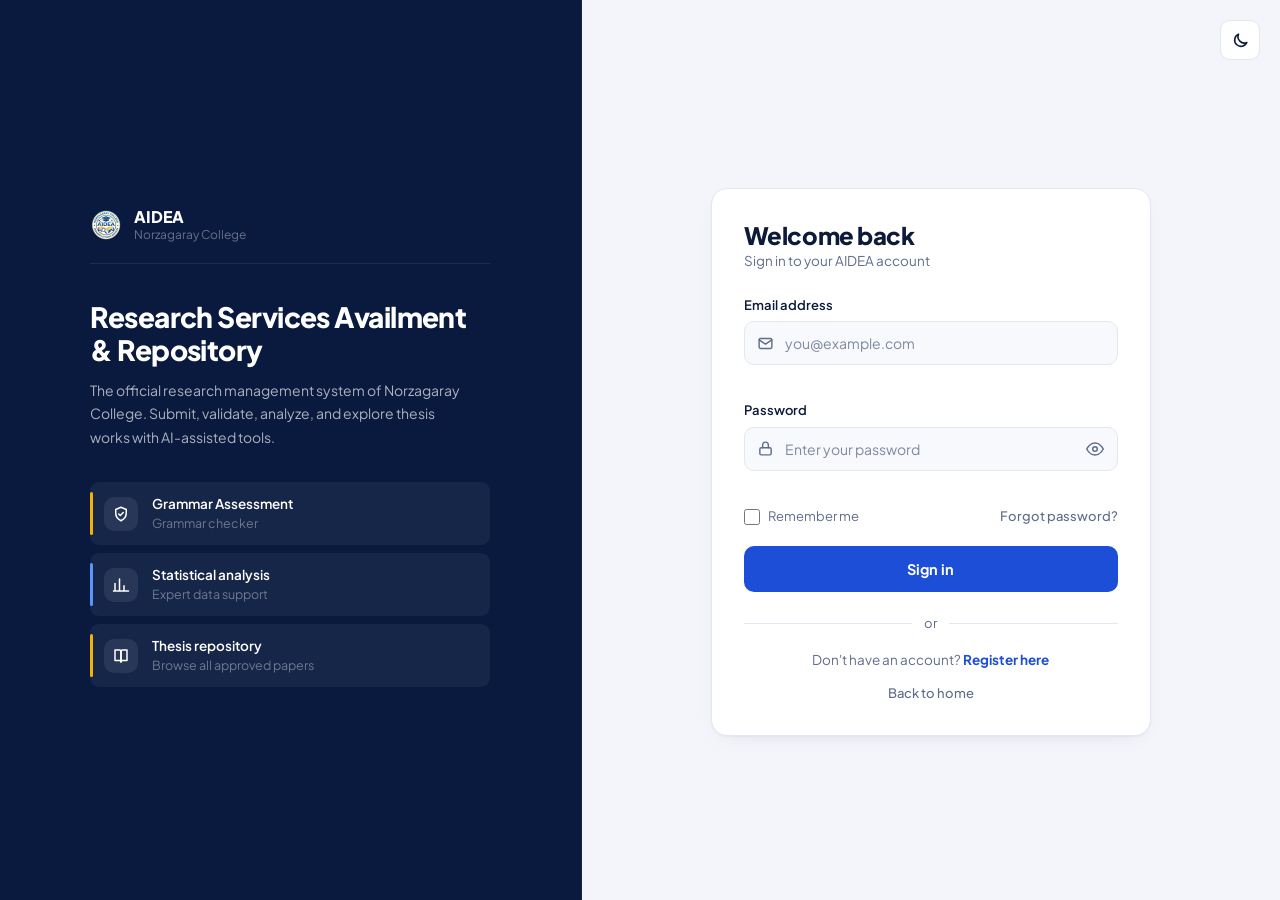
<file: admin/librarian/librarian_dashboard.html>
<!DOCTYPE html>
<html lang="en">

<head>
    <meta charset="UTF-8" />
    <meta name="viewport" content="width=device-width, initial-scale=1, viewport-fit=cover" />
    <meta name="theme-color" content="#0a1a3f" />
    <title>Thesis Submissions — AIDEA Librarian</title>

    <!-- Apply saved / system theme BEFORE paint (same key as the admin panel: aidea_theme) -->
    <script>
        (function () {
            var t = null;
            try { t = localStorage.getItem('aidea_theme'); } catch (e) { }
            if (t !== 'light' && t !== 'dark') {
                t = window.matchMedia && window.matchMedia('(prefers-color-scheme: dark)').matches ? 'dark' : 'light';
            }
            document.documentElement.setAttribute('data-theme', t);
        })();
    </script>

    <link rel="preconnect" href="https://fonts.googleapis.com" />
    <link rel="preconnect" href="https://fonts.gstatic.com" crossorigin />
    <link href="https://fonts.googleapis.com/css2?family=Plus+Jakarta+Sans:wght@400;500;600;700;800&display=swap"
        rel="stylesheet" />
    <!-- Same stylesheet as the admin page: copy Thesis_submissions.css into this folder unchanged -->
    <link rel="stylesheet" href="../Thesis submissions/Thesis_submissions.css" />
    <link rel="icon" type="image/png" sizes="32x32" href="../shared/logo-32.png" />
    <link rel="apple-touch-icon" href="../shared/logo-180.png" />
</head>

<body>

    <!-- SIDEBAR -->
    <aside class="sidebar" id="sidebar" aria-label="Main navigation">
        <a class="sidebar-brand" href="librarian_dashboard.html" aria-label="AIDEA Librarian home">
            <span class="brand-mark" aria-hidden="true"><img src="../shared/logo-64.png" alt="" width="32" height="32" style="display:block;object-fit:contain"></span>
            <span class="brand-text">
                <span class="brand-name">AIDEA Librarian</span>
                <span class="brand-sub">Norzagaray College</span>
            </span>
        </a>

        <div class="sidebar-scroll">
            <p class="nav-heading">Library</p>
            <nav class="nav-group">
                <a href="librarian_dashboard.html" class="active" aria-current="page">Thesis Submissions</a>
            </nav>
        </div>

        <!-- Profile: click to reveal the Sign out menu -->
        <div class="sidebar-footer">
            <div class="profile-menu" id="profileMenu" role="menu" aria-label="Account" hidden>
                <button class="profile-menu-item" id="signOutBtn" type="button" role="menuitem">
                    <svg viewBox="0 0 24 24" width="18" height="18" fill="none" stroke="currentColor" stroke-width="2"
                        stroke-linecap="round" stroke-linejoin="round" aria-hidden="true">
                        <path d="M9 21H5a2 2 0 0 1-2-2V5a2 2 0 0 1 2-2h4" />
                        <path d="M16 17l5-5-5-5M21 12H9" />
                    </svg>
                    Sign out
                </button>
            </div>

            <button class="profile-btn" id="profileBtn" type="button" aria-haspopup="menu" aria-expanded="false"
                aria-controls="profileMenu">
                <div class="footer-avatar" aria-hidden="true">LB</div>
                <div class="footer-info">
                    <div class="footer-name">Librarian</div>
                    <div class="footer-role">Librarian</div>
                </div>
                <svg class="profile-chevron" viewBox="0 0 24 24" width="16" height="16" fill="none"
                    stroke="currentColor" stroke-width="2" stroke-linecap="round" stroke-linejoin="round"
                    aria-hidden="true">
                    <path d="M6 15l6-6 6 6" />
                </svg>
            </button>
        </div>
    </aside>

    <div class="scrim" id="scrim" hidden></div>

    <!-- MAIN -->
    <div class="main">
        <header class="topbar">
            <div class="topbar-left">
                <button class="icon-btn menu-btn" id="menuBtn" type="button" aria-label="Open menu"
                    aria-controls="sidebar" aria-expanded="false">
                    <svg viewBox="0 0 24 24" width="20" height="20" fill="none" stroke="currentColor" stroke-width="2"
                        stroke-linecap="round">
                        <path d="M4 7h16M4 12h16M4 17h10" />
                    </svg>
                </button>
                <div class="page-title">
                    <h1>Thesis Submissions <span class="badge-admin">Librarian</span></h1>
                    <p>Norzagaray College — AIDEA Library Panel</p>
                </div>
            </div>
            <div class="topbar-right">
                <button class="icon-btn" id="themeBtn" type="button" aria-label="Switch to dark mode"
                    title="Toggle theme">
                    <svg class="i-moon" viewBox="0 0 24 24" width="19" height="19" fill="none" stroke="currentColor"
                        stroke-width="2" stroke-linecap="round" stroke-linejoin="round">
                        <path d="M20 14.5A8 8 0 0 1 9.5 4a8 8 0 1 0 10.5 10.5Z" />
                    </svg>
                    <svg class="i-sun" viewBox="0 0 24 24" width="19" height="19" fill="none" stroke="currentColor"
                        stroke-width="2" stroke-linecap="round">
                        <circle cx="12" cy="12" r="4" />
                        <path
                            d="M12 2v2M12 20v2M4.9 4.9l1.4 1.4M17.7 17.7l1.4 1.4M2 12h2M20 12h2M4.9 19.1l1.4-1.4M17.7 6.3l1.4-1.4" />
                    </svg>
                </button>
            </div>
        </header>

        <main class="content">

            <div class="page-head">
                <div>
                    <h2>Submissions</h2>
                    <p>Review thesis submissions and manage the public repository.</p>
                </div>
            </div>

            <!-- STATS -->
            <section class="stat-grid" aria-label="Submission figures">
                <article class="stat stat-blue">
                    <div class="stat-label">Total submitted</div>
                    <div class="stat-value" id="statTotal">—</div>
                </article>
                <article class="stat stat-yellow">
                    <div class="stat-label">Approved</div>
                    <div class="stat-value" id="statApproved">—</div>
                </article>
                <article class="stat stat-blue">
                    <div class="stat-label">Pending review</div>
                    <div class="stat-value" id="statPending">—</div>
                </article>
                <article class="stat stat-yellow">
                    <div class="stat-label">Rejected</div>
                    <div class="stat-value" id="statRejected">—</div>
                </article>
            </section>

            <!-- TOOLBAR -->
            <div class="toolbar">
                <input type="text" class="form-control search-input" id="searchInput"
                    placeholder="Search by student or title" />
                <select class="form-control filter-select" id="filterStatus" aria-label="Filter by status">
                    <option value="">All status</option>
                    <option value="Approved">Approved</option>
                    <option value="Pending">Pending</option>
                    <option value="Rejected">Rejected</option>
                </select>
                <button class="btn-view-repo" id="addDocBtn" type="button" style="margin-right:8px">+ Add Document</button>
<button class="btn-view-repo" id="viewRepoBtn" type="button">
                    Repository <span class="repo-count" id="repoBadgeCount" hidden>0</span>
                </button>
            </div>

            <!-- TABLE -->
            <section class="panel">
                <div class="table-wrap">
                    <table>
                        <thead>
                            <tr>
                                <th>#</th>
                                <th>Student</th>
                                <th>Title</th>
                                <th>Service</th>
                                <th>Submitted</th>
                                <th>Status</th>
                                <th>Actions</th>
                            </tr>
                        </thead>
                        <tbody id="thesisBody">
                            <tr>
                                <td colspan="7" class="empty">Loading…</td>
                            </tr>
                        </tbody>
                    </table>
                </div>
            </section>

        </main>
    </div>

    <!-- VIEW MODAL -->
    <div class="modal-backdrop" id="viewModal" hidden>
        <div class="modal modal--wide" role="dialog" aria-modal="true" aria-labelledby="viewModalTitle">
            <div class="modal-head">
                <h3 class="modal-title" id="viewModalTitle">Thesis details</h3>
                <button class="modal-x" type="button" data-close="viewModal" aria-label="Close">
                    <svg viewBox="0 0 24 24" width="16" height="16" fill="none" stroke="currentColor" stroke-width="2"
                        stroke-linecap="round">
                        <path d="M6 6l12 12M18 6L6 18" />
                    </svg>
                </button>
            </div>
            <div class="modal-body">
                <div class="detail-row"><span class="detail-label">Student</span><span class="detail-value"
                        id="viewStudent"></span></div>
                <div class="detail-row"><span class="detail-label">Course</span><span class="detail-value"
                        id="viewCourse"></span></div>
                <div class="detail-row"><span class="detail-label">Service</span><span class="detail-value"
                        id="viewService"></span></div>
                <div class="detail-row"><span class="detail-label">Submitted</span><span class="detail-value"
                        id="viewDate"></span></div>
                <div class="detail-row"><span class="detail-label">Status</span><span class="detail-value"
                        id="viewStatus"></span></div>
                <div class="detail-col"><span class="detail-label">Abstract</span>
                    <p class="detail-abstract" id="viewAbstract"></p>
                </div>
                <div class="detail-col">
                    <span class="detail-label">Submitted file</span>
                    <div id="viewFileSection"></div>
                </div>
            </div>
        </div>
    </div>

    <!-- REVIEW MODAL -->
    <div class="modal-backdrop" id="reviewModal" hidden>
        <div class="modal" role="dialog" aria-modal="true" aria-labelledby="reviewModalTitle">
            <div class="modal-head">
                <h3 class="modal-title" id="reviewModalTitle">Review thesis</h3>
                <button class="modal-x" type="button" data-close="reviewModal" aria-label="Close">
                    <svg viewBox="0 0 24 24" width="16" height="16" fill="none" stroke="currentColor" stroke-width="2"
                        stroke-linecap="round">
                        <path d="M6 6l12 12M18 6L6 18" />
                    </svg>
                </button>
            </div>
            <div class="modal-body">
                <div class="detail-row"><span class="detail-label">Title</span><span class="detail-value"
                        id="reviewTitle"></span></div>
                <div class="detail-row"><span class="detail-label">Student</span><span class="detail-value"
                        id="reviewStudent"></span></div>
                <div class="detail-row"><span class="detail-label">Current status</span><span class="detail-value"
                        id="reviewCurrentStatus"></span></div>
                <div class="detail-col">
                    <span class="detail-label">Set status</span>
                    <div class="status-options">
                        <button class="btn-status approved" type="button" data-status="Approved">Approve</button>
                        <button class="btn-status pending" type="button" data-status="Pending">Mark as pending</button>
                        <button class="btn-status rejected" type="button" data-status="Rejected">Reject</button>
                    </div>
                </div>
                <div class="detail-col">
                    <label class="detail-label" for="reviewRemarks">Remarks</label>
                    <textarea class="form-control" id="reviewRemarks" rows="4"
                        placeholder="Add review comments or feedback"></textarea>
                </div>
            </div>
            <div class="modal-actions">
                <button class="modal-btn modal-btn-primary" type="button" id="submitReviewBtn">Submit review</button>
            </div>
        </div>
    </div>

    <!-- ADD DOCUMENT MODAL -->
    <style>
      .up-field{display:flex;flex-direction:column;gap:4px;margin-bottom:12px}
      .up-field label{font-size:.85rem;font-weight:600}
      .up-field input,.up-field textarea,.up-field select{padding:9px 10px;border:1px solid rgba(128,128,128,.45);border-radius:8px;background:transparent;color:inherit;font:inherit}
      .up-row{display:grid;grid-template-columns:1fr 1fr;gap:12px}
      .up-field select option{color:#111;background:#fff}
      .up-count{font-size:.8rem;opacity:.85}
      .up-err{color:#dc2626;font-size:.85rem;min-height:1.2em;margin:0 0 8px}
      #upToast{position:fixed;right:16px;bottom:16px;z-index:9999;padding:10px 14px;border-radius:8px;color:#fff;background:#16a34a;font-size:.9rem}
      #upToast.err{background:#dc2626}
      @media (max-width:520px){.up-row{grid-template-columns:1fr}}
    </style>
    <div class="modal-backdrop" id="uploadModal" hidden>
      <div class="modal modal--wide" role="dialog" aria-modal="true" aria-labelledby="uploadModalTitle">
        <div class="modal-head">
          <h3 class="modal-title" id="uploadModalTitle">Add document to repository</h3>
          <button class="modal-x" type="button" data-upload-close aria-label="Close">&times;</button>
        </div>
        <div class="modal-body">
          <div class="up-field"><label for="upTitle" id="upTitleLbl">Thesis title *</label><input id="upTitle" type="text" maxlength="500"></div>
          <div class="up-row">
            <div class="up-field"><label for="upCourse">Course / program *</label>
              <select id="upCourse"><option value="">Select course</option><option>BSCS</option><option>BEED</option><option>BSED</option><option>BSHM</option></select></div>
            <div class="up-field"><label for="upYear">Academic year *</label>
              <select id="upYear"><option value="">Select academic year</option><option>2026-2027</option><option>2027-2028</option><option>2028-2029</option><option>2029-2030</option></select></div>
          </div>
          <div class="up-row">
            <div class="up-field"><label for="upAdviser">Adviser name *</label><input id="upAdviser" type="text" maxlength="255"></div>
            <div class="up-field"><label for="upType">Submission type *</label>
              <select id="upType"><option value="thesis">Thesis paper</option><option value="research">Research paper</option></select></div>
          </div>
          <div class="up-field"><label for="upAuthors">Researchers (optional)</label><input id="upAuthors" type="text" maxlength="500" placeholder="e.g. Juan Dela Cruz, Maria Santos"></div>
          <div class="up-field"><label for="upAbstract">Abstract / summary *</label><textarea id="upAbstract" rows="6"></textarea><small class="up-count" id="upCount">0 words - required: 150 to 200 words</small></div>
          <div class="up-field"><label for="upFile" id="upFileLbl">Thesis paper file * (PDF or DOCX, max 20 MB)</label><input id="upFile" type="file" accept=".pdf,.docx,application/pdf,application/vnd.openxmlformats-officedocument.wordprocessingml.document"></div>
          <div class="up-field"><label for="upImrad">IMRAD file<span id="upImradReq"> (optional)</span> (PDF or DOCX, max 20 MB)</label><input id="upImrad" type="file" accept=".pdf,.docx,application/pdf,application/vnd.openxmlformats-officedocument.wordprocessingml.document"></div>
          <p class="up-err" id="upErr" role="alert"></p>
        </div>
        <div class="modal-actions">
          <button class="modal-btn modal-btn-cancel" type="button" data-upload-close>Cancel</button>
          <button class="modal-btn modal-btn-primary" type="button" id="upSubmit">Add to repository</button>
        </div>
      </div>
    </div>

    <!-- REPOSITORY MODAL -->
    <div class="modal-backdrop" id="repoModal" hidden>
        <div class="modal modal--wide" role="dialog" aria-modal="true" aria-labelledby="repoModalTitle">
            <div class="modal-head">
                <h3 class="modal-title" id="repoModalTitle">Thesis repository</h3>
                <button class="modal-x" type="button" data-close="repoModal" aria-label="Close">
                    <svg viewBox="0 0 24 24" width="16" height="16" fill="none" stroke="currentColor" stroke-width="2"
                        stroke-linecap="round">
                        <path d="M6 6l12 12M18 6L6 18" />
                    </svg>
                </button>
            </div>
            <div class="modal-body">
                <div class="repo-search-wrap">
                    <input type="text" id="repoSearchInput" class="form-control"
                        placeholder="Search by title, author or course" />
                    <button class="btn-secondary" id="repoSearchBtn" type="button">Search</button>
                    <button class="btn-secondary" id="repoClearBtn" type="button">Clear</button>
                </div>
                <p class="repo-modal-count" id="repoModalCount"></p>
                <div id="repoModalList"></div>
            </div>
            <div class="modal-actions">
                <button class="modal-btn modal-btn-cancel" type="button" data-close="repoModal">Close</button>
            </div>
        </div>
    </div>

    <script src="Librarian_thesis_submissions.js?v=1"></script>
<script src="librarian_upload.js?v=9"></script>
<script src="../shared/sidebar_toggle.js"></script>
</body>

</html>
</file>
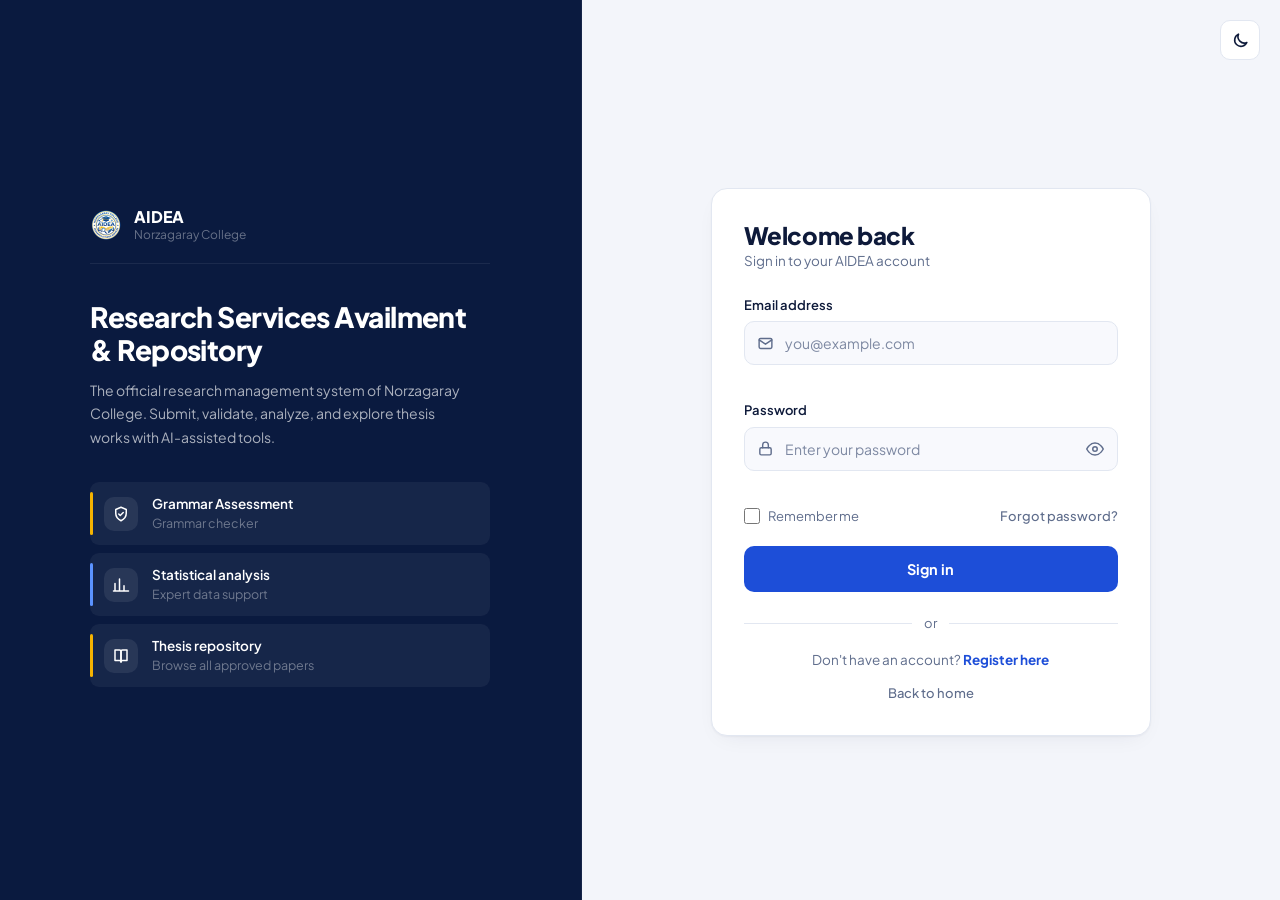
<file: admin/manage account/manage_account.html>
<!DOCTYPE html>
<html lang="en">

<head>
    <meta charset="UTF-8" />
    <meta name="viewport" content="width=device-width, initial-scale=1, viewport-fit=cover" />
    <meta name="theme-color" content="#0a1a3f" />
    <title>Manage Account — AIDEA Admin</title>

    <!-- Apply saved / system theme BEFORE paint to avoid a white flash in dark mode -->
    <script>
        (function () {
            var t = null;
            try { t = localStorage.getItem('aidea_theme'); } catch (e) { }
            if (t !== 'light' && t !== 'dark') {
                t = window.matchMedia && window.matchMedia('(prefers-color-scheme: dark)').matches ? 'dark' : 'light';
            }
            document.documentElement.setAttribute('data-theme', t);
        })();
    </script>

    <link rel="preconnect" href="https://fonts.googleapis.com" />
    <link rel="preconnect" href="https://fonts.gstatic.com" crossorigin />
    <link href="https://fonts.googleapis.com/css2?family=Plus+Jakarta+Sans:wght@400;500;600;700;800&display=swap"
        rel="stylesheet" />
    <link rel="stylesheet" href="../dashboard/dashboard.css" />
    <link rel="stylesheet" href="manage_account.css" />
    <link rel="icon" type="image/png" sizes="32x32" href="../shared/logo-32.png" />
    <link rel="apple-touch-icon" href="../shared/logo-180.png" />
</head>

<body>

    <!-- SIDEBAR -->
    <aside class="sidebar" id="sidebar" aria-label="Main navigation">
        <a class="sidebar-brand" href="../dashboard/dashboard.html" aria-label="AIDEA Admin home">
            <span class="brand-mark" aria-hidden="true"><img src="../shared/logo-64.png" alt="" width="32" height="32" style="display:block;object-fit:contain"></span>
            <span class="brand-text">
                <span class="brand-name">AIDEA Admin</span>
                <span class="brand-sub">Norzagaray College</span>
            </span>
        </a>

        <div class="sidebar-scroll">
            <p class="nav-heading">Overview</p>
            <nav class="nav-group">
                <a href="../dashboard/dashboard.html">Dashboard</a>
            </nav>

            <p class="nav-heading">Management</p>
            <nav class="nav-group">
                <a href="../All students/all-students.html">Users</a>
                <a href="../Thesis submissions/Thesis_submissions.html">Thesis Submissions</a>
                <a href="../File transfer/file_transfer.html">File Transfer</a>
                <a href="../Payments/payment.html">Requests</a>
                <a href="../Receipts/Receipts.html">Certificate</a>
                <a href="../Services pricing/Services_pricing.html">Services &amp; Pricing</a>
            </nav>

            <p class="nav-heading">Quality</p>
            <nav class="nav-group">
                <a href="../Satisfaction reports/Satisfaction_reports.html">Satisfaction Reports</a>
                <a href="../formatting/formatting.html">Format Templates</a>
            </nav>

            <p class="nav-heading">Account</p>
            <nav class="nav-group">
                <a href="../manage account/manage_account.html" class="active" aria-current="page">Manage Account</a>
            </nav>
        </div>

        <!-- Profile: click to reveal the Sign out menu -->
        <div class="sidebar-footer">
            <div class="profile-menu" id="profileMenu" role="menu" aria-label="Account" hidden>
                <button class="profile-menu-item" id="signOutBtn" type="button" role="menuitem">
                    <svg viewBox="0 0 24 24" width="18" height="18" fill="none" stroke="currentColor" stroke-width="2"
                        stroke-linecap="round" stroke-linejoin="round" aria-hidden="true">
                        <path d="M9 21H5a2 2 0 0 1-2-2V5a2 2 0 0 1 2-2h4" />
                        <path d="M16 17l5-5-5-5M21 12H9" />
                    </svg>
                    Sign out
                </button>
            </div>

            <button class="profile-btn" id="profileBtn" type="button" aria-haspopup="menu" aria-expanded="false"
                aria-controls="profileMenu">
                <div class="footer-avatar" aria-hidden="true">AD</div>
                <div class="footer-info">
                    <div class="footer-name">Admin</div>
                    <div class="footer-role">Administrator</div>
                </div>
                <svg class="profile-chevron" viewBox="0 0 24 24" width="16" height="16" fill="none"
                    stroke="currentColor" stroke-width="2" stroke-linecap="round" stroke-linejoin="round"
                    aria-hidden="true">
                    <path d="M6 15l6-6 6 6" />
                </svg>
            </button>
        </div>
    </aside>

    <div class="scrim" id="scrim" hidden></div>

    <!-- MAIN -->
    <div class="main">
        <header class="topbar">
            <div class="topbar-left">
                <button class="icon-btn menu-btn" id="menuBtn" type="button" aria-label="Open menu"
                    aria-controls="sidebar" aria-expanded="false">
                    <svg viewBox="0 0 24 24" width="20" height="20" fill="none" stroke="currentColor" stroke-width="2"
                        stroke-linecap="round">
                        <path d="M4 7h16M4 12h16M4 17h10" />
                    </svg>
                </button>
                <div class="page-title">
                    <h1>Manage Account <span class="badge-admin">Admin</span></h1>
                    <p>Norzagaray College — AIDEA Control Panel</p>
                </div>
            </div>
            <div class="topbar-right">
                <button class="icon-btn" id="themeBtn" type="button" aria-label="Switch to dark mode"
                    title="Toggle theme">
                    <svg class="i-moon" viewBox="0 0 24 24" width="19" height="19" fill="none" stroke="currentColor"
                        stroke-width="2" stroke-linecap="round" stroke-linejoin="round">
                        <path d="M20 14.5A8 8 0 0 1 9.5 4a8 8 0 1 0 10.5 10.5Z" />
                    </svg>
                    <svg class="i-sun" viewBox="0 0 24 24" width="19" height="19" fill="none" stroke="currentColor"
                        stroke-width="2" stroke-linecap="round">
                        <circle cx="12" cy="12" r="4" />
                        <path
                            d="M12 2v2M12 20v2M4.9 4.9l1.4 1.4M17.7 17.7l1.4 1.4M2 12h2M20 12h2M4.9 19.1l1.4-1.4M17.7 6.3l1.4-1.4" />
                    </svg>
                </button>
            </div>
        </header>

        <main class="content">

            <div class="page-head">
                <div>
                    <h2>Account settings</h2>
                    <p>Update your admin profile and password</p>
                </div>
            </div>

            <!-- ACCOUNT SUMMARY -->
            <section class="panel account-summary">
                <div class="account-avatar" id="accountAvatar" aria-hidden="true">AD</div>
                <div class="account-summary-info">
                    <div class="account-summary-name" id="accountName">Loading…</div>
                    <div class="account-summary-email" id="accountEmail">&nbsp;</div>
                    <span class="badge badge-success" id="accountRoleBadge">Administrator</span>
                </div>
            </section>

            <div class="account-grid">

                <!-- PROFILE FORM -->
                <section class="panel">
                    <div class="panel-head">
                        <div>
                            <h3 class="panel-title">Profile information</h3>
                            <p class="panel-sub">Your name and email address</p>
                        </div>
                    </div>

                    <form id="profileForm" class="account-form" novalidate>
                        <div class="form-row">
                            <div class="field">
                                <label for="fname">First name</label>
                                <input type="text" id="fname" name="fname" autocomplete="given-name" required />
                            </div>
                            <div class="field">
                                <label for="lname">Last name</label>
                                <input type="text" id="lname" name="lname" autocomplete="family-name" required />
                            </div>
                        </div>

                        <div class="field">
                            <label for="email">Email address</label>
                            <input type="email" id="email" name="email" autocomplete="email" required />
                        </div>

                        <p class="form-msg" id="profileMsg" role="status" aria-live="polite"></p>

                        <div class="form-actions">
                            <button type="submit" class="btn btn-primary" id="profileSaveBtn">
                                <span class="btn-label">Save changes</span>
                            </button>
                        </div>
                    </form>
                </section>

                <!-- PASSWORD FORM -->
                <section class="panel">
                    <div class="panel-head">
                        <div>
                            <h3 class="panel-title">Change password</h3>
                            <p class="panel-sub">Choose a strong password you don't use elsewhere</p>
                        </div>
                    </div>

                    <form id="passwordForm" class="account-form" novalidate>
                        <div class="field">
                            <label for="currentPassword">Current password</label>
                            <div class="input-with-icon">
                                <input type="password" id="currentPassword" name="currentPassword"
                                    autocomplete="current-password" placeholder=" " required />
                                <button type="button" class="pw-toggle" data-target="currentPassword"
                                    aria-label="Show password">
                                    <svg viewBox="0 0 24 24" width="17" height="17" fill="none" stroke="currentColor"
                                        stroke-width="2" stroke-linecap="round" stroke-linejoin="round">
                                        <path d="M1 12s4-7 11-7 11 7 11 7-4 7-11 7-11-7-11-7Z" />
                                        <circle cx="12" cy="12" r="3" />
                                    </svg>
                                </button>
                            </div>
                        </div>

                        <div class="form-row">
                            <div class="field">
                                <label for="newPassword">New password</label>
                                <div class="input-with-icon">
                                    <input type="password" id="newPassword" name="newPassword"
                                        autocomplete="new-password" placeholder=" " minlength="8" required />
                                    <button type="button" class="pw-toggle" data-target="newPassword"
                                        aria-label="Show password">
                                        <svg viewBox="0 0 24 24" width="17" height="17" fill="none"
                                            stroke="currentColor" stroke-width="2" stroke-linecap="round"
                                            stroke-linejoin="round">
                                            <path d="M1 12s4-7 11-7 11 7 11 7-4 7-11 7-11-7-11-7Z" />
                                            <circle cx="12" cy="12" r="3" />
                                        </svg>
                                    </button>
                                </div>
                            </div>
                            <div class="field">
                                <label for="confirmPassword">Confirm new password</label>
                                <div class="input-with-icon">
                                    <input type="password" id="confirmPassword" name="confirmPassword"
                                        autocomplete="new-password" placeholder=" " minlength="8" required />
                                    <button type="button" class="pw-toggle" data-target="confirmPassword"
                                        aria-label="Show password">
                                        <svg viewBox="0 0 24 24" width="17" height="17" fill="none"
                                            stroke="currentColor" stroke-width="2" stroke-linecap="round"
                                            stroke-linejoin="round">
                                            <path d="M1 12s4-7 11-7 11 7 11 7-4 7-11 7-11-7-11-7Z" />
                                            <circle cx="12" cy="12" r="3" />
                                        </svg>
                                    </button>
                                </div>
                            </div>
                        </div>

                        <p class="form-hint">At least 8 characters.</p>
                        <p class="form-msg" id="passwordMsg" role="status" aria-live="polite"></p>

                        <div class="form-actions">
                            <button type="submit" class="btn btn-primary" id="passwordSaveBtn">
                                <span class="btn-label">Update password</span>
                            </button>
                        </div>
                    </form>
                </section>

            </div>

        </main>
    </div>

    <!-- SIGN OUT CONFIRMATION MODAL -->
    <div class="modal-backdrop" id="signOutModal" hidden>
        <div class="modal" role="alertdialog" aria-modal="true" aria-labelledby="signOutTitle"
            aria-describedby="signOutDesc">
            <div class="modal-icon" aria-hidden="true">
                <svg viewBox="0 0 24 24" width="22" height="22" fill="none" stroke="currentColor" stroke-width="2"
                    stroke-linecap="round" stroke-linejoin="round">
                    <path d="M9 21H5a2 2 0 0 1-2-2V5a2 2 0 0 1 2-2h4" />
                    <path d="M16 17l5-5-5-5M21 12H9" />
                </svg>
            </div>
            <h3 class="modal-title" id="signOutTitle">Sign out?</h3>
            <p class="modal-text" id="signOutDesc">You will need to log in again to use the admin panel.</p>
            <div class="modal-actions">
                <button class="modal-btn modal-btn-cancel" id="signOutCancel" type="button">Cancel</button>
                <button class="modal-btn modal-btn-danger" id="signOutConfirm" type="button">Sign out</button>
            </div>
        </div>
    </div>

    <script src="manage_account.js"></script>
<script src="../shared/sidebar_toggle.js"></script>
</body>

</html>
</file>
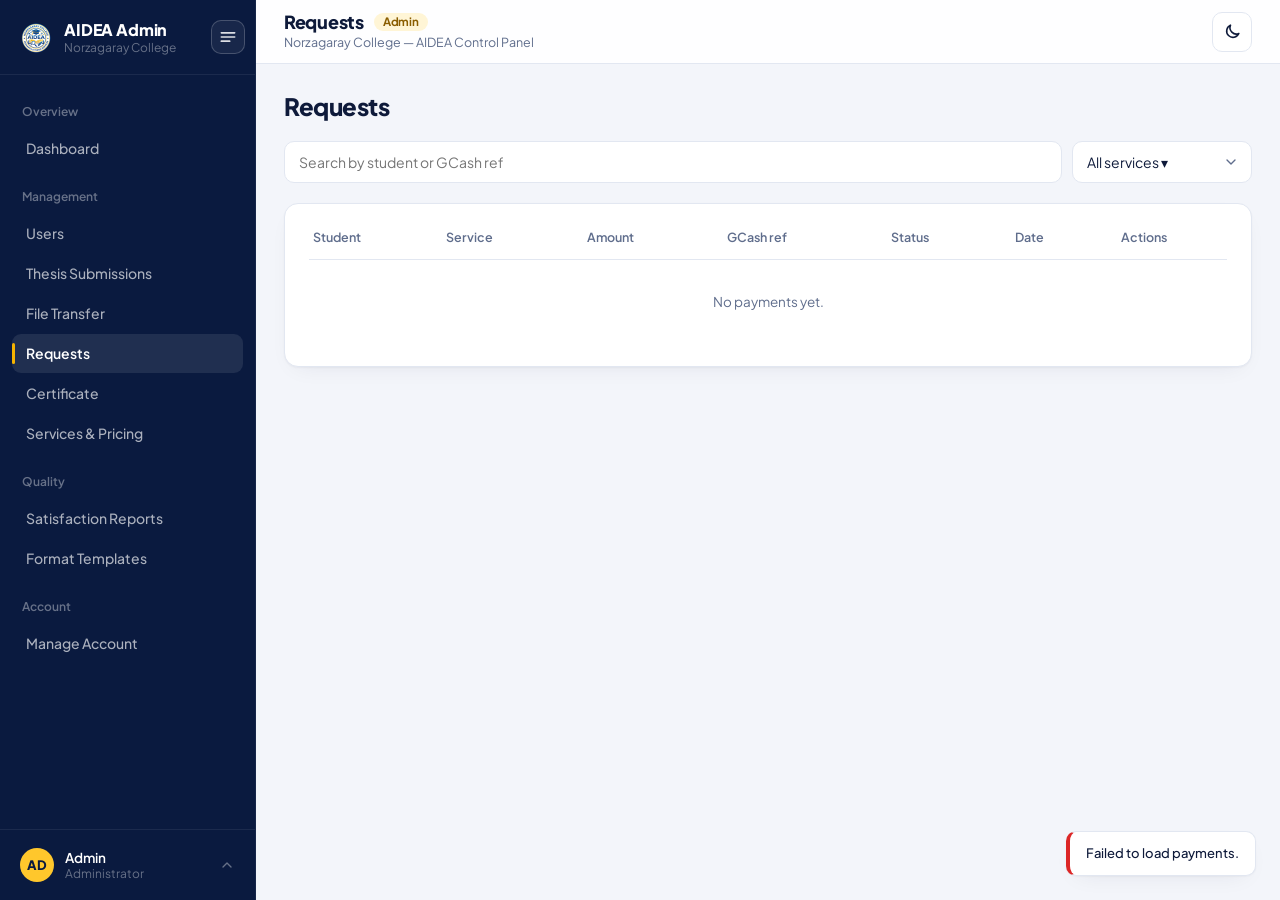
<file: admin/Payments/payment.html>
<!DOCTYPE html>
<html lang="en">

<head>
    <meta charset="UTF-8" />
    <meta name="viewport" content="width=device-width, initial-scale=1, viewport-fit=cover" />
    <meta name="theme-color" content="#0a1a3f" />
    <title>Requests — AIDEA Admin</title>

    <!-- Apply saved / system theme BEFORE paint (same key as the dashboard: aidea_theme) -->
    <script>
        (function () {
            var t = null;
            try { t = localStorage.getItem('aidea_theme'); } catch (e) { }
            if (t !== 'light' && t !== 'dark') {
                t = window.matchMedia && window.matchMedia('(prefers-color-scheme: dark)').matches ? 'dark' : 'light';
            }
            document.documentElement.setAttribute('data-theme', t);
        })();
    </script>

    <link rel="preconnect" href="https://fonts.googleapis.com" />
    <link rel="preconnect" href="https://fonts.gstatic.com" crossorigin />
    <link href="https://fonts.googleapis.com/css2?family=Plus+Jakarta+Sans:wght@400;500;600;700;800&display=swap"
        rel="stylesheet" />
    <link rel="stylesheet" href="payment.css" />
    <link rel="icon" type="image/png" sizes="32x32" href="../shared/logo-32.png" />
    <link rel="apple-touch-icon" href="../shared/logo-180.png" />
</head>

<body>

    <!-- SIDEBAR -->
    <aside class="sidebar" id="sidebar" aria-label="Main navigation">
        <a class="sidebar-brand" href="../dashboard/dashboard.html" aria-label="AIDEA Admin home">
            <span class="brand-mark" aria-hidden="true"><img src="../shared/logo-64.png" alt="" width="32" height="32" style="display:block;object-fit:contain"></span>
            <span class="brand-text">
                <span class="brand-name">AIDEA Admin</span>
                <span class="brand-sub">Norzagaray College</span>
            </span>
        </a>

        <div class="sidebar-scroll">
            <p class="nav-heading">Overview</p>
            <nav class="nav-group">
                <a href="../dashboard/dashboard.html">Dashboard</a>
            </nav>

            <p class="nav-heading">Management</p>
            <nav class="nav-group">
                <a href="../All students/all-students.html">Users</a>
                <a href="../Thesis submissions/Thesis_submissions.html">Thesis Submissions</a>
                <a href="../File transfer/file_transfer.html">File Transfer</a>
                <a href="../Payments/payment.html" class="active" aria-current="page">Requests</a>
                <a href="../Receipts/Receipts.html">Certificate</a>
                <a href="../Services pricing/Services_pricing.html">Services &amp; Pricing</a>
            </nav>

            <p class="nav-heading">Quality</p>
            <nav class="nav-group">
                <a href="../Satisfaction reports/Satisfaction_reports.html">Satisfaction Reports</a>
                <a href="../formatting/formatting.html">Format Templates</a>
            </nav>

            <p class="nav-heading">Account</p>
            <nav class="nav-group">
                <a href="../manage account/manage_account.html">Manage Account</a>
            </nav>
        </div>

        <!-- Profile: click to reveal the Sign out menu -->
        <div class="sidebar-footer">
            <div class="profile-menu" id="profileMenu" role="menu" aria-label="Account" hidden>
                <button class="profile-menu-item" id="signOutBtn" type="button" role="menuitem">
                    <svg viewBox="0 0 24 24" width="18" height="18" fill="none" stroke="currentColor" stroke-width="2"
                        stroke-linecap="round" stroke-linejoin="round" aria-hidden="true">
                        <path d="M9 21H5a2 2 0 0 1-2-2V5a2 2 0 0 1 2-2h4" />
                        <path d="M16 17l5-5-5-5M21 12H9" />
                    </svg>
                    Sign out
                </button>
            </div>

            <button class="profile-btn" id="profileBtn" type="button" aria-haspopup="menu" aria-expanded="false"
                aria-controls="profileMenu">
                <div class="footer-avatar" aria-hidden="true">AD</div>
                <div class="footer-info">
                    <div class="footer-name">Admin</div>
                    <div class="footer-role">Administrator</div>
                </div>
                <svg class="profile-chevron" viewBox="0 0 24 24" width="16" height="16" fill="none"
                    stroke="currentColor" stroke-width="2" stroke-linecap="round" stroke-linejoin="round"
                    aria-hidden="true">
                    <path d="M6 15l6-6 6 6" />
                </svg>
            </button>
        </div>
    </aside>

    <div class="scrim" id="scrim" hidden></div>

    <!-- MAIN -->
    <div class="main">
        <header class="topbar">
            <div class="topbar-left">
                <button class="icon-btn menu-btn" id="menuBtn" type="button" aria-label="Open menu"
                    aria-controls="sidebar" aria-expanded="false">
                    <svg viewBox="0 0 24 24" width="20" height="20" fill="none" stroke="currentColor" stroke-width="2"
                        stroke-linecap="round">
                        <path d="M4 7h16M4 12h16M4 17h10" />
                    </svg>
                </button>
                <div class="page-title">
                    <h1>Requests <span class="badge-admin">Admin</span></h1>
                    <p>Norzagaray College — AIDEA Control Panel</p>
                </div>
            </div>
            <div class="topbar-right">
                <button class="icon-btn" id="themeBtn" type="button" aria-label="Switch to dark mode"
                    title="Toggle theme">
                    <svg class="i-moon" viewBox="0 0 24 24" width="19" height="19" fill="none" stroke="currentColor"
                        stroke-width="2" stroke-linecap="round" stroke-linejoin="round">
                        <path d="M20 14.5A8 8 0 0 1 9.5 4a8 8 0 1 0 10.5 10.5Z" />
                    </svg>
                    <svg class="i-sun" viewBox="0 0 24 24" width="19" height="19" fill="none" stroke="currentColor"
                        stroke-width="2" stroke-linecap="round">
                        <circle cx="12" cy="12" r="4" />
                        <path
                            d="M12 2v2M12 20v2M4.9 4.9l1.4 1.4M17.7 17.7l1.4 1.4M2 12h2M20 12h2M4.9 19.1l1.4-1.4M17.7 6.3l1.4-1.4" />
                    </svg>
                </button>
            </div>
        </header>

        <main class="content">

            <div class="page-head">
                <div>
                    <h2>Requests</h2>
                </div>
            </div>


            <!-- TOOLBAR -->
            <div class="toolbar">
                <input type="text" class="form-control search-input" id="searchInput"
                    placeholder="Search by student or GCash ref" />
                <select class="form-control filter-select" id="filterService" aria-label="Filter by service"><option value="">All services</option></select>
                    <select class="form-control filter-select" id="filterStatus" aria-label="Filter by status" style="display:none">
                    <option value="">All status</option>
                    <option value="Completed">Completed</option>
                    <option value="Pending">Pending</option>
                    <option value="Cancelled">Cancelled</option>
                </select>
            </div>

            <!-- TABLE -->
            <section class="panel">
                <div class="table-wrap">
                    <table>
                        <thead>
                            <tr>
                                <th>Student</th>
                                <th>Service</th>
                                <th>Amount</th>
                                <th>GCash ref</th>
                                <th>Status</th>
                                <th>Date</th>
                                <th>Actions</th>
                            </tr>
                        </thead>
                        <tbody id="paymentsBody">
                            <tr>
                                <td colspan="7" class="empty">Loading…</td>
                            </tr>
                        </tbody>
                    </table>
                </div>
            </section>

        <section class="panel ac-panel" hidden style="display:none">
                <div class="ac-head">
                    <h3>Sent certificates &amp; files</h3>
                    <p>Everything you have sent to students.</p>
                </div>
                <div class="cert-tabs" id="certTabs">
                    <button type="button" class="cert-tab active" data-cert-tab="certificates">Certificates <span class="cert-count" id="countCert">0</span></button>
                    <button type="button" class="cert-tab" data-cert-tab="files">Files <span class="cert-count" id="countFiles">0</span></button>
                </div>
                <div class="ac-grid" id="acGrid"></div>
            </section>
        </main>
    </div>

    <!-- VIEW MODAL -->
    <div class="modal-backdrop" id="viewModal" hidden>
        <div class="modal modal--wide" role="dialog" aria-modal="true" aria-labelledby="viewModalTitle">
            <div class="modal-head">
                <h3 class="modal-title" id="viewModalTitle">Payment details</h3>
                <button class="modal-x" type="button" data-close="viewModal" aria-label="Close">
                    <svg viewBox="0 0 24 24" width="16" height="16" fill="none" stroke="currentColor" stroke-width="2"
                        stroke-linecap="round">
                        <path d="M6 6l12 12M18 6L6 18" />
                    </svg>
                </button>
            </div>
            <div class="modal-body" id="viewModalBody"></div>
        </div>
    </div>

    <script src="../formatting/testvalidator.js"></script>
    <script src="../Receipts/CertGen.js"></script>
<script src="payment.js"></script>
<script src="../shared/sidebar_toggle.js"></script>
</body>

</html>
</file>
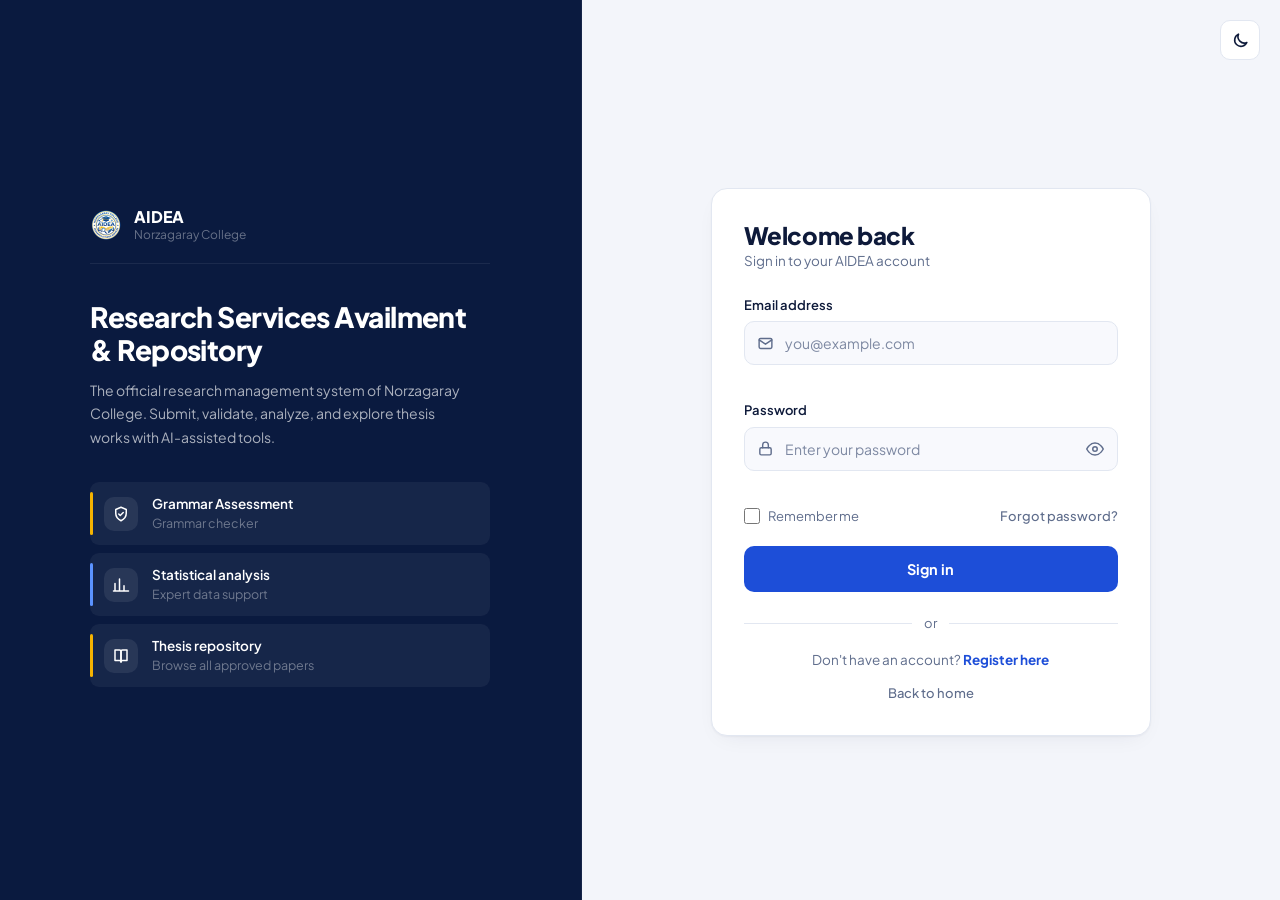
<file: admin/Price audit log/Price_audit_log.html>
<!DOCTYPE html>
<html lang="en">

<head>
    <meta charset="UTF-8" />
    <meta name="viewport" content="width=device-width, initial-scale=1, viewport-fit=cover" />
    <meta name="theme-color" content="#0a1a3f" />
    <title>Price Audit Log — AIDEA Admin</title>

    <!-- Apply saved / system theme BEFORE paint to avoid a white flash in dark mode -->
    <script>
        (function () {
            var t = null;
            try { t = localStorage.getItem('aidea_theme'); } catch (e) { }
            if (t !== 'light' && t !== 'dark') {
                t = window.matchMedia && window.matchMedia('(prefers-color-scheme: dark)').matches ? 'dark' : 'light';
            }
            document.documentElement.setAttribute('data-theme', t);
        })();
    </script>

    <link rel="preconnect" href="https://fonts.googleapis.com" />
    <link rel="preconnect" href="https://fonts.gstatic.com" crossorigin />
    <link href="https://fonts.googleapis.com/css2?family=Plus+Jakarta+Sans:wght@400;500;600;700;800&display=swap"
        rel="stylesheet" />
    <link rel="stylesheet" href="Price_audit_log.css" />
    <link rel="icon" type="image/png" sizes="32x32" href="../shared/logo-32.png" />
    <link rel="apple-touch-icon" href="../shared/logo-180.png" />
</head>

<body>

    <!-- SIDEBAR -->
    <aside class="sidebar" id="sidebar" aria-label="Main navigation">
        <a class="sidebar-brand" href="../dashboard/dashboard.html" aria-label="AIDEA Admin home">
            <img src="../shared/logo-64.png" alt="" width="36" height="36" style="display:block;object-fit:contain;flex-shrink:0">
            <span class="brand-text">
                <span class="brand-name">AIDEA Admin</span>
                <span class="brand-sub">Norzagaray College</span>
            </span>
        </a>

        <div class="sidebar-scroll">
            <p class="sidebar-section-label">Overview</p>
            <nav class="sidebar-nav">
                <a href="../dashboard/dashboard.html">Dashboard</a>
            </nav>

            <p class="sidebar-section-label">Management</p>
            <nav class="sidebar-nav">
                <a href="../All students/all-students.html">Users</a>
                <a href="../Thesis submissions/Thesis_submissions.html">Thesis Submissions</a>
                <a href="../File transfer/file_transfer.html">File Transfer</a>
                <a href="../Payments/payment.html">Requests</a>
                <a href="../Receipts/Receipts.html">Certificate</a>
                <a href="../Services pricing/Services_pricing.html">Services &amp; Pricing</a>
            </nav>

            <p class="sidebar-section-label">Quality</p>
            <nav class="sidebar-nav">
                <a href="../Satisfaction reports/Satisfaction_reports.html">Satisfaction Reports</a>
                <a href="../formatting/formatting.html">Format Templates</a>
            </nav>

            <p class="sidebar-section-label">Account</p>
            <nav class="sidebar-nav">
                <a href="../manage account/manage_account.html">Manage Account</a>
            </nav>
        </div>

        <!-- Profile: click to reveal the Sign out menu -->
        <div class="sidebar-footer">
            <div class="profile-menu" id="profileMenu" role="menu" aria-label="Account" hidden>
                <button class="profile-menu-item" id="signOutBtn" type="button" role="menuitem">
                    <svg viewBox="0 0 24 24" width="18" height="18" fill="none" stroke="currentColor" stroke-width="2"
                        stroke-linecap="round" stroke-linejoin="round" aria-hidden="true">
                        <path d="M9 21H5a2 2 0 0 1-2-2V5a2 2 0 0 1 2-2h4" />
                        <path d="M16 17l5-5-5-5M21 12H9" />
                    </svg>
                    Sign out
                </button>
            </div>

            <button class="profile-btn" id="profileBtn" type="button" aria-haspopup="menu" aria-expanded="false"
                aria-controls="profileMenu">
                <div class="footer-avatar" aria-hidden="true">AD</div>
                <div class="footer-info">
                    <div class="footer-name">Admin</div>
                    <div class="footer-role">Administrator</div>
                </div>
                <svg class="profile-chevron" viewBox="0 0 24 24" width="16" height="16" fill="none"
                    stroke="currentColor" stroke-width="2" stroke-linecap="round" stroke-linejoin="round"
                    aria-hidden="true">
                    <path d="M6 15l6-6 6 6" />
                </svg>
            </button>
        </div>
    </aside>

    <div class="scrim" id="scrim" hidden></div>

    <!-- MAIN -->
    <div class="main">
        <header class="topbar">
            <div class="topbar-left">
                <button class="icon-btn menu-btn" id="menuBtn" type="button" aria-label="Open menu"
                    aria-controls="sidebar" aria-expanded="false">
                    <svg viewBox="0 0 24 24" width="20" height="20" fill="none" stroke="currentColor" stroke-width="2"
                        stroke-linecap="round">
                        <path d="M4 7h16M4 12h16M4 17h10" />
                    </svg>
                </button>
                <div>
                    <h1>Price Audit Log <span class="badge-admin">Admin</span></h1>
                    <p>Norzagaray College — AIDEA Control Panel</p>
                </div>
            </div>
            <div class="topbar-right">
                <button class="icon-btn" id="themeBtn" type="button" aria-label="Switch to dark mode"
                    title="Toggle theme">
                    <svg class="i-moon" viewBox="0 0 24 24" width="19" height="19" fill="none" stroke="currentColor"
                        stroke-width="2" stroke-linecap="round" stroke-linejoin="round">
                        <path d="M20 14.5A8 8 0 0 1 9.5 4a8 8 0 1 0 10.5 10.5Z" />
                    </svg>
                    <svg class="i-sun" viewBox="0 0 24 24" width="19" height="19" fill="none" stroke="currentColor"
                        stroke-width="2" stroke-linecap="round">
                        <circle cx="12" cy="12" r="4" />
                        <path
                            d="M12 2v2M12 20v2M4.9 4.9l1.4 1.4M17.7 17.7l1.4 1.4M2 12h2M20 12h2M4.9 19.1l1.4-1.4M17.7 6.3l1.4-1.4" />
                    </svg>
                </button>
            </div>
        </header>

        <main class="content">

            <!-- TOOLBAR -->
            <div class="toolbar">
                <input type="text" class="search-input" id="searchInput" placeholder="Search audit log…" />
                <select class="filter-select" id="filterService">
                    <option value="">All Services</option>
                    <option value="Data Analysis">Data Analysis</option>
                    <option value="Statistician">Statistician</option>
                    <option value="Grammarian">Grammarian</option>
                </select>
                <button class="btn-print" id="printBtn">Print Report</button>
                <button class="btn-export" id="exportBtn">Export CSV</button>
            </div>

            <!-- SUMMARY STRIP -->
            <div class="summary-strip" id="summary-strip">
                <div class="sum-item">
                    <span class="sum-label">Total Entries</span>
                    <span class="sum-val blue" id="sum-total">—</span>
                </div>
                <div class="sum-divider"></div>
                <div class="sum-item">
                    <span class="sum-label">Price Increases</span>
                    <span class="sum-val green" id="sum-up">—</span>
                </div>
                <div class="sum-divider"></div>
                <div class="sum-item">
                    <span class="sum-label">Price Decreases</span>
                    <span class="sum-val red" id="sum-down">—</span>
                </div>
            </div>

            <!-- TABLE CARD -->
            <div class="panel">
                <div class="table-wrap">
                    <table>
                        <thead>
                            <tr>
                                <th>Log ID</th>
                                <th>Service</th>
                                <th>Old Price</th>
                                <th>New Price</th>
                                <th>Change</th>
                                <th>Changed By</th>
                                <th>Date &amp; Time</th>
                            </tr>
                        </thead>
                        <tbody id="auditBody">
                            <tr>
                                <td colspan="7" style="text-align:center;padding:32px 14px;color:var(--muted);">Loading…
                                </td>
                            </tr>
                        </tbody>
                    </table>
                </div>
            </div>

        </main>
    </div>

    <!-- SIGN OUT CONFIRMATION MODAL -->
    <div class="modal-backdrop" id="signOutModal" hidden>
        <div class="modal" role="alertdialog" aria-modal="true" aria-labelledby="signOutTitle"
            aria-describedby="signOutDesc">
            <div class="modal-icon" aria-hidden="true">
                <svg viewBox="0 0 24 24" width="22" height="22" fill="none" stroke="currentColor" stroke-width="2"
                    stroke-linecap="round" stroke-linejoin="round">
                    <path d="M9 21H5a2 2 0 0 1-2-2V5a2 2 0 0 1 2-2h4" />
                    <path d="M16 17l5-5-5-5M21 12H9" />
                </svg>
            </div>
            <h3 class="modal-title" id="signOutTitle">Sign out?</h3>
            <p class="modal-text" id="signOutDesc">You will need to log in again to use the admin panel.</p>
            <div class="modal-actions">
                <button class="modal-btn modal-btn-cancel" id="signOutCancel" type="button">Cancel</button>
                <button class="modal-btn modal-btn-danger" id="signOutConfirm" type="button">Sign out</button>
            </div>
        </div>
    </div>

    <script src="Price_audit_log.js"></script>
<script src="../shared/sidebar_toggle.js"></script>
</body>

</html>
</file>
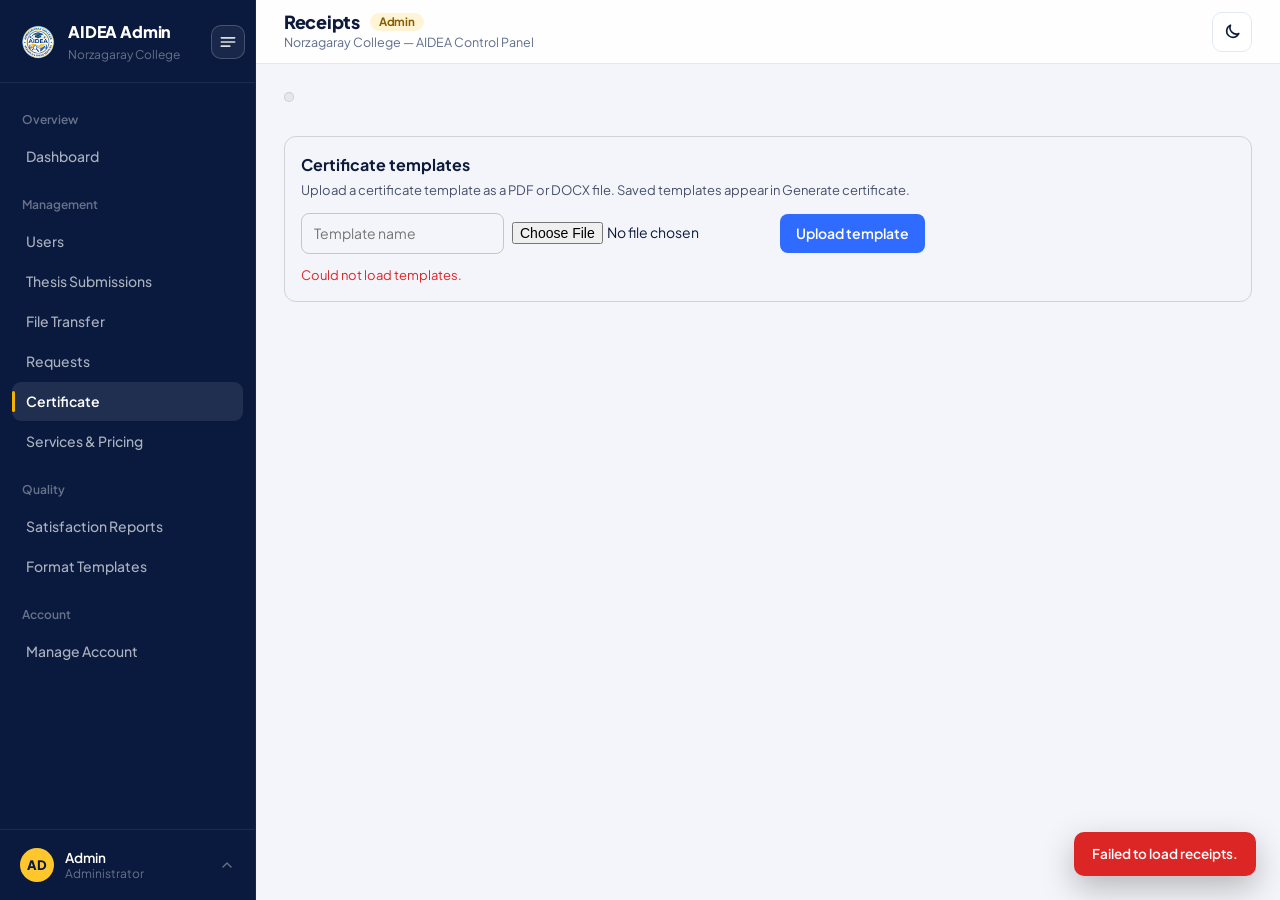
<file: admin/Receipts/Receipts.html>
<!DOCTYPE html>
<html lang="en">

<head>
  <meta charset="UTF-8" />
  <meta name="viewport" content="width=device-width, initial-scale=1, viewport-fit=cover" />
  <meta name="theme-color" content="#0a1a3f" />
  <title>Receipts — AIDEA Admin</title>

  <!-- Apply saved / system theme BEFORE paint to avoid a white flash in dark mode -->
  <script>
    (function () {
      var t = null;
      try { t = localStorage.getItem('aidea_theme'); } catch (e) { }
      if (t !== 'light' && t !== 'dark') {
        t = window.matchMedia && window.matchMedia('(prefers-color-scheme: dark)').matches ? 'dark' : 'light';
      }
      document.documentElement.setAttribute('data-theme', t);
    })();
  </script>

  <link rel="preconnect" href="https://fonts.googleapis.com" />
  <link rel="preconnect" href="https://fonts.gstatic.com" crossorigin />
  <link href="https://fonts.googleapis.com/css2?family=Plus+Jakarta+Sans:wght@400;500;600;700;800&display=swap"
    rel="stylesheet" />
  <link rel="stylesheet" href="Receipts.css" />
<style>
  #receiptsGrid, #searchInput, #certTabs .cert-tab { display: none !important; }
</style>
    <link rel="icon" type="image/png" sizes="32x32" href="../shared/logo-32.png" />
    <link rel="apple-touch-icon" href="../shared/logo-180.png" />
</head>

<body>

  <!-- SIDEBAR -->
  <aside class="sidebar" id="sidebar" aria-label="Main navigation">
    <a class="sidebar-brand" href="../dashboard/dashboard.html" aria-label="AIDEA Admin home">
      <img src="../shared/logo-64.png" alt="" width="36" height="36" style="display:block;object-fit:contain;flex-shrink:0">
      <span>
        <span class="brand-name">AIDEA Admin</span>
        <div class="brand-sub">Norzagaray College</div>
      </span>
    </a>

    <div class="sidebar-scroll">
      <p class="sidebar-section-label">Overview</p>
      <nav class="sidebar-nav">
        <a href="../dashboard/dashboard.html">Dashboard</a>
      </nav>

      <p class="sidebar-section-label">Management</p>
      <nav class="sidebar-nav">
        <a href="../All students/all-students.html">Users</a>
        <a href="../Thesis submissions/Thesis_submissions.html">Thesis Submissions</a>
        <a href="../File transfer/file_transfer.html">File Transfer</a>
        <a href="../Payments/payment.html">Requests</a>
        <a href="../Receipts/Receipts.html" class="active" aria-current="page">Certificate</a>
        <a href="../Services pricing/Services_pricing.html">Services &amp; Pricing</a>
      </nav>

      <p class="sidebar-section-label">Quality</p>
      <nav class="sidebar-nav">
        <a href="../Satisfaction reports/Satisfaction_reports.html">Satisfaction Reports</a>
        <a href="../formatting/formatting.html">Format Templates</a>
      </nav>

      <p class="sidebar-section-label">Account</p>
      <nav class="sidebar-nav">
        <a href="../manage account/manage_account.html">Manage Account</a>
      </nav>

    </div>

    <!-- Profile: click to reveal the Sign out menu -->
    <div class="sidebar-footer">
      <div class="profile-menu" id="profileMenu" role="menu" aria-label="Account" hidden>
        <button class="profile-menu-item" id="signOutBtn" type="button" role="menuitem">
          <svg viewBox="0 0 24 24" width="18" height="18" fill="none" stroke="currentColor" stroke-width="2"
            stroke-linecap="round" stroke-linejoin="round" aria-hidden="true">
            <path d="M9 21H5a2 2 0 0 1-2-2V5a2 2 0 0 1 2-2h4" />
            <path d="M16 17l5-5-5-5M21 12H9" />
          </svg>
          Sign out
        </button>
      </div>

      <button class="profile-btn" id="profileBtn" type="button" aria-haspopup="menu" aria-expanded="false"
        aria-controls="profileMenu">
        <div class="footer-avatar" aria-hidden="true">AD</div>
        <div class="footer-info">
          <div class="footer-name">Admin</div>
          <div class="footer-role">Administrator</div>
        </div>
        <svg class="profile-chevron" viewBox="0 0 24 24" width="16" height="16" fill="none" stroke="currentColor"
          stroke-width="2" stroke-linecap="round" stroke-linejoin="round" aria-hidden="true">
          <path d="M6 15l6-6 6 6" />
        </svg>
      </button>
    </div>
  </aside>

  <div class="scrim" id="scrim" hidden></div>

  <!-- MAIN -->
  <div class="main">
    <header class="topbar">
      <div class="topbar-left">
        <button class="icon-btn menu-btn" id="menuBtn" type="button" aria-label="Open menu" aria-controls="sidebar"
          aria-expanded="false">
          <svg viewBox="0 0 24 24" width="20" height="20" fill="none" stroke="currentColor" stroke-width="2"
            stroke-linecap="round">
            <path d="M4 7h16M4 12h16M4 17h10" />
          </svg>
        </button>
        <div>
          <h1>Receipts <span class="badge-admin">Admin</span></h1>
          <p>Norzagaray College — AIDEA Control Panel</p>
        </div>
      </div>
      <div class="topbar-right">

        <button class="icon-btn" id="themeBtn" type="button" aria-label="Switch to dark mode" title="Toggle theme">
          <svg class="i-moon" viewBox="0 0 24 24" width="19" height="19" fill="none" stroke="currentColor"
            stroke-width="2" stroke-linecap="round" stroke-linejoin="round">
            <path d="M20 14.5A8 8 0 0 1 9.5 4a8 8 0 1 0 10.5 10.5Z" />
          </svg>
          <svg class="i-sun" viewBox="0 0 24 24" width="19" height="19" fill="none" stroke="currentColor"
            stroke-width="2" stroke-linecap="round">
            <circle cx="12" cy="12" r="4" />
            <path
              d="M12 2v2M12 20v2M4.9 4.9l1.4 1.4M17.7 17.7l1.4 1.4M2 12h2M20 12h2M4.9 19.1l1.4-1.4M17.7 6.3l1.4-1.4" />
          </svg>
        </button>
      </div>
    </header>

    <main class="content">
      <div class="toolbar">
        <div class="cert-tabs" id="certTabs">
                <button type="button" class="cert-tab active" data-cert-tab="certificates">Certificates <span class="cert-count" id="countCert">0</span></button>
                <button type="button" class="cert-tab" data-cert-tab="files">Files <span class="cert-count" id="countFiles">0</span></button>
            </div>
            <input type="text" class="search-input" id="searchInput"
          placeholder="Search by student, receipt no. or GCash ref…" />
      </div>

      <section id="tplPanel" style="margin:0 0 18px;padding:16px;border:1px solid rgba(128,128,128,.3);border-radius:12px">
        <h3 style="margin:0 0 4px;font-size:16px">Certificate templates</h3>
        <p style="margin:0 0 12px;font-size:13px;opacity:.75">Upload a certificate template as a PDF or DOCX file. Saved templates appear in Generate certificate.</p>
        <div style="display:flex;flex-wrap:wrap;gap:8px;align-items:center;margin-bottom:12px">
          <input type="text" id="tplName" placeholder="Template name" maxlength="120" style="padding:9px 12px;border:1px solid rgba(128,128,128,.4);border-radius:8px;background:transparent;color:inherit;font:inherit;min-width:200px">
          <input type="file" id="tplFile" accept=".pdf,.docx" style="font:inherit;max-width:260px">
          <button type="button" id="tplAdd" style="padding:9px 16px;border:0;border-radius:8px;background:#2f6bff;color:#fff;font:inherit;font-weight:600;cursor:pointer">Upload template</button>
        </div>
        <div id="tplList" style="display:grid;grid-template-columns:repeat(auto-fill,minmax(220px,1fr));gap:12px"></div>
      </section>
      <section class="receipts-grid" id="receiptsGrid" aria-label="Receipts" aria-busy="true">
        <div class="receipts-empty"><strong>Loading…</strong></div>
      </section>
    </main>
  </div>

  <!-- SIGN OUT CONFIRMATION MODAL -->
  <div class="modal-backdrop" id="signOutModal" hidden>
    <div class="modal" role="alertdialog" aria-modal="true" aria-labelledby="signOutTitle"
      aria-describedby="signOutDesc">
      <div class="modal-icon" aria-hidden="true">
        <svg viewBox="0 0 24 24" width="22" height="22" fill="none" stroke="currentColor" stroke-width="2"
          stroke-linecap="round" stroke-linejoin="round">
          <path d="M9 21H5a2 2 0 0 1-2-2V5a2 2 0 0 1 2-2h4" />
          <path d="M16 17l5-5-5-5M21 12H9" />
        </svg>
      </div>
      <h3 class="modal-title" id="signOutTitle">Sign out?</h3>
      <p class="modal-text" id="signOutDesc">You will need to log in again to use the admin panel.</p>
      <div class="modal-actions">
        <button class="modal-btn modal-btn-cancel" id="signOutCancel" type="button">Cancel</button>
        <button class="modal-btn modal-btn-danger" id="signOutConfirm" type="button">Sign out</button>
      </div>
    </div>
  </div>

  <script src="Receipts.js"></script>
<script src="Templates.js"></script>
<script src="CertGen.js"></script>
<script src="../shared/sidebar_toggle.js"></script>
</body>

</html>
</file>
<file: public/landing/aidea_styles.css>
/* ============================================================
   AIDEA – Norzagaray College Research Management Platform
   Global Stylesheet
   ============================================================ */

@import url('https://fonts.googleapis.com/css2?family=Playfair+Display:wght@700;900&family=DM+Sans:wght@300;400;500;600&family=JetBrains+Mono:wght@400;600&display=swap');

/* ── CSS Variables ── */
:root {
    --nc-navy: #0a1628;
    --nc-blue: #1a3a6b;
    --nc-gold: #c9a227;
    --nc-gold-lt: #f0c84a;
    --nc-teal: #00b8a0;
    --nc-red: #e04444;
    --nc-bg: #f5f6fa;
    --nc-white: #ffffff;
    --nc-gray: #6b7280;
    --nc-light: #e8ecf4;
    --nc-text: #1a1f2e;
    --nc-card: #ffffff;
    --nc-shadow: 0 4px 24px rgba(10, 22, 40, .10);
    --nc-radius: 14px;
    --nc-radius-sm: 8px;
    --font-display: 'Playfair Display', serif;
    --font-body: 'DM Sans', sans-serif;
    --font-mono: 'JetBrains Mono', monospace;
    --transition: all .22s cubic-bezier(.4, 0, .2, 1);
}

*,
*::before,
*::after {
    box-sizing: border-box;
    margin: 0;
    padding: 0;
}

html {
    scroll-behavior: smooth;
}

body {
    font-family: var(--font-body);
    background: var(--nc-bg);
    color: var(--nc-text);
    line-height: 1.65;
    -webkit-font-smoothing: antialiased;
}

a {
    text-decoration: none;
    color: inherit;
}

img {
    max-width: 100%;
    display: block;
}

ul {
    list-style: none;
}

button {
    cursor: pointer;
    border: none;
    background: none;
    font-family: var(--font-body);
}

input,
select,
textarea {
    font-family: var(--font-body);
    outline: none;
    border: 1.5px solid var(--nc-light);
    border-radius: var(--nc-radius-sm);
    padding: .6rem 1rem;
    width: 100%;
    font-size: .95rem;
    transition: var(--transition);
    background: var(--nc-white);
}

input:focus,
select:focus,
textarea:focus {
    border-color: var(--nc-gold);
    box-shadow: 0 0 0 3px rgba(201, 162, 39, .15);
}

/* ── Utilities ── */
.container {
    max-width: 1200px;
    margin: 0 auto;
    padding: 0 1.5rem;
}

.text-gold {
    color: var(--nc-gold);
}

.text-teal {
    color: var(--nc-teal);
}

.text-navy {
    color: var(--nc-navy);
}

.hidden {
    display: none !important;
}

.badge {
    display: inline-flex;
    align-items: center;
    gap: .35rem;
    padding: .25rem .75rem;
    border-radius: 50px;
    font-size: .78rem;
    font-weight: 600;
}

.badge-gold {
    background: rgba(201, 162, 39, .12);
    color: var(--nc-gold);
}

.badge-teal {
    background: rgba(0, 184, 160, .12);
    color: var(--nc-teal);
}

.badge-navy {
    background: rgba(26, 58, 107, .12);
    color: var(--nc-blue);
}

.badge-red {
    background: rgba(224, 68, 68, .12);
    color: var(--nc-red);
}

.badge-green {
    background: rgba(34, 197, 94, .12);
    color: #16a34a;
}

/* ── Buttons ── */
.btn {
    display: inline-flex;
    align-items: center;
    gap: .5rem;
    padding: .7rem 1.6rem;
    border-radius: 50px;
    font-weight: 600;
    font-size: .92rem;
    transition: var(--transition);
    letter-spacing: .02em;
}

.btn-primary {
    background: var(--nc-gold);
    color: var(--nc-navy);
    box-shadow: 0 4px 16px rgba(201, 162, 39, .35);
}

.btn-primary:hover {
    background: var(--nc-gold-lt);
    transform: translateY(-2px);
    box-shadow: 0 8px 24px rgba(201, 162, 39, .40);
}

.btn-secondary {
    background: var(--nc-white);
    color: var(--nc-navy);
    border: 1.5px solid var(--nc-light);
    box-shadow: var(--nc-shadow);
}

.btn-secondary:hover {
    border-color: var(--nc-gold);
    color: var(--nc-gold);
    transform: translateY(-2px);
}

.btn-navy {
    background: var(--nc-navy);
    color: var(--nc-white);
    box-shadow: 0 4px 16px rgba(10, 22, 40, .22);
}

.btn-navy:hover {
    background: var(--nc-blue);
    transform: translateY(-2px);
}

.btn-teal {
    background: var(--nc-teal);
    color: var(--nc-white);
    box-shadow: 0 4px 16px rgba(0, 184, 160, .25);
}

.btn-teal:hover {
    filter: brightness(1.1);
    transform: translateY(-2px);
}

.btn-sm {
    padding: .45rem 1rem;
    font-size: .82rem;
}

.btn-block {
    width: 100%;
    justify-content: center;
    border-radius: var(--nc-radius-sm);
}

/* ── Cards ── */
.card {
    background: var(--nc-card);
    border-radius: var(--nc-radius);
    box-shadow: var(--nc-shadow);
    padding: 1.5rem;
    transition: var(--transition);
}

.card:hover {
    box-shadow: 0 8px 36px rgba(10, 22, 40, .14);
}

.card-header {
    display: flex;
    align-items: center;
    justify-content: space-between;
    margin-bottom: 1.2rem;
}

.card-title {
    font-family: var(--font-display);
    font-size: 1.1rem;
    color: var(--nc-navy);
}

/* ── Navbar ── */
.navbar {
    position: sticky;
    top: 0;
    z-index: 999;
    background: rgba(10, 22, 40, .97);
    backdrop-filter: blur(12px);
    padding: .85rem 0;
    border-bottom: 1px solid rgba(201, 162, 39, .15);
}

.navbar .container {
    display: flex;
    align-items: center;
    justify-content: space-between;
}

.nav-brand {
    display: flex;
    align-items: center;
    gap: .75rem;
}

.nav-brand .brand-logo {
    width: 42px;
    height: 42px;
    border-radius: 10px;
    background: var(--nc-gold);
    display: flex;
    align-items: center;
    justify-content: center;
    font-family: var(--font-display);
    font-weight: 900;
    font-size: 1.1rem;
    color: var(--nc-navy);
}

.nav-brand .brand-name {
    font-family: var(--font-display);
    font-size: 1.25rem;
    color: var(--nc-white);
    letter-spacing: .03em;
}

.nav-brand .brand-sub {
    font-size: .65rem;
    color: rgba(255, 255, 255, .5);
    letter-spacing: .08em;
    text-transform: uppercase;
}

.nav-links {
    display: flex;
    align-items: center;
    gap: 1.75rem;
}

.nav-links a {
    color: rgba(255, 255, 255, .7);
    font-size: .9rem;
    font-weight: 500;
    transition: var(--transition);
}

.nav-links a:hover {
    color: var(--nc-gold);
}

.nav-links a.active {
    color: var(--nc-gold);
}

.nav-actions {
    display: flex;
    align-items: center;
    gap: .75rem;
}

/* ── Hero ── */
.hero {
    position: relative;
    min-height: 90vh;
    display: flex;
    align-items: center;
    overflow: hidden;
    padding: 5rem 0;
}

.hero-bg-layer {
    position: absolute;
    inset: -80px 0;
    background-image: url('../nc_picture/b342ce71-2800-440d-8861-5ef56706d497.jpg');
    background-size: cover;
    background-position: center top;
    will-change: transform;
    z-index: 0;
}

.hero-overlay {
    position: absolute;
    inset: 0;
    background: linear-gradient(100deg,
            rgba(10, 22, 40, 0.92) 0%,
            rgba(10, 22, 40, 0.80) 55%,
            rgba(10, 22, 40, 0.28) 100%);
    z-index: 1;
}

.hero .container {
    position: relative;
    z-index: 2;
}

.hero-eyebrow {
    font-size: .78rem;
    letter-spacing: .14em;
    text-transform: uppercase;
    color: var(--nc-gold);
    font-weight: 600;
    margin-bottom: .75rem;
}

.hero h1 {
    font-family: var(--font-display);
    font-size: clamp(2.2rem, 4vw, 3.4rem);
    color: var(--nc-white);
    line-height: 1.18;
    margin-bottom: 1.2rem;
}

.hero h1 .accent {
    color: var(--nc-gold);
}

.hero p {
    color: rgba(255, 255, 255, .65);
    font-size: 1.05rem;
    margin-bottom: 2rem;
    max-width: 480px;
}

.hero-actions {
    display: flex;
    gap: 1rem;
    flex-wrap: wrap;
}

.hero-grid {
    display: grid;
    grid-template-columns: 1fr 1fr;
    gap: 4rem;
    align-items: center;
}

.hero-visual {
    position: relative;
    display: flex;
    align-items: center;
    justify-content: center;
}

@keyframes floatA {

    0%,
    100% {
        transform: translateY(0);
    }

    50% {
        transform: translateY(-10px);
    }
}

@keyframes floatB {

    0%,
    100% {
        transform: translateY(0);
    }

    50% {
        transform: translateY(-6px);
    }
}

.hc-icon {
    font-size: 1.5rem;
    margin-bottom: .4rem;
}

.hc-label {
    font-size: .72rem;
    color: var(--nc-gold);
    font-weight: 600;
    letter-spacing: .05em;
    text-transform: uppercase;
}

.hc-value {
    font-family: var(--font-display);
    font-size: 1.1rem;
}

/* ── Section ── */
.section {
    padding: 5rem 0;
}

.section-label {
    font-size: .75rem;
    letter-spacing: .14em;
    text-transform: uppercase;
    color: var(--nc-gold);
    font-weight: 600;
    margin-bottom: .5rem;
}

.section-title {
    font-family: var(--font-display);
    font-size: clamp(1.6rem, 3vw, 2.4rem);
    color: var(--nc-navy);
    margin-bottom: 1rem;
}

.section-sub {
    color: var(--nc-gray);
    max-width: 560px;
    font-size: 1rem;
    margin-bottom: 2.5rem;
}

.section-header {
    margin-bottom: 3rem;
}

/* ── Services Grid ── */
.services-grid {
    display: grid;
    grid-template-columns: repeat(auto-fill, minmax(260px, 1fr));
    gap: 1.25rem;
}

.service-card {
    background: var(--nc-white);
    border-radius: var(--nc-radius);
    padding: 1.5rem;
    border: 1.5px solid var(--nc-light);
    transition: var(--transition);
    position: relative;
    overflow: hidden;
}

.service-card::before {
    content: '';
    position: absolute;
    top: 0;
    left: 0;
    right: 0;
    height: 3px;
    background: var(--nc-gold);
    transform: scaleX(0);
    transform-origin: left;
    transition: var(--transition);
}

.service-card:hover {
    transform: translateY(-4px);
    box-shadow: var(--nc-shadow);
    border-color: var(--nc-gold-lt);
}

.service-card:hover::before {
    transform: scaleX(1);
}

.service-icon {
    font-size: 2rem;
    margin-bottom: .75rem;
}

.service-name {
    font-weight: 700;
    font-size: 1rem;
    color: var(--nc-navy);
    margin-bottom: .4rem;
}

.service-desc {
    font-size: .85rem;
    color: var(--nc-gray);
    margin-bottom: .85rem;
}

.service-price {
    font-family: var(--font-mono);
    font-size: .9rem;
    font-weight: 600;
}

/* ── Repo Grid ── */
.repo-grid {
    display: grid;
    grid-template-columns: repeat(auto-fill, minmax(300px, 1fr));
    gap: 1.25rem;
}

.repo-card {
    background: var(--nc-white);
    border-radius: var(--nc-radius);
    padding: 1.35rem;
    border: 1.5px solid var(--nc-light);
    transition: var(--transition);
    cursor: pointer;
}

.repo-card:hover {
    border-color: var(--nc-teal);
    box-shadow: 0 4px 20px rgba(0, 184, 160, .12);
    transform: translateY(-2px);
}

.repo-card .repo-year {
    font-size: .75rem;
    color: var(--nc-teal);
    font-weight: 700;
    letter-spacing: .06em;
    margin-bottom: .4rem;
}

.repo-card .repo-title {
    font-family: var(--font-display);
    font-size: 1rem;
    color: var(--nc-navy);
    margin-bottom: .5rem;
    line-height: 1.4;
}

.repo-card .repo-author {
    font-size: .82rem;
    color: var(--nc-gray);
    margin-bottom: .6rem;
}

.repo-card .repo-tags {
    display: flex;
    flex-wrap: wrap;
    gap: .35rem;
}

.repo-tag {
    background: var(--nc-bg);
    border-radius: 50px;
    padding: .2rem .6rem;
    font-size: .72rem;
    color: var(--nc-gray);
}

/* ── Stats ── */
.stats-row {
    display: grid;
    grid-template-columns: repeat(4, 1fr);
    gap: 1rem;
}

.stat-card {
    background: var(--nc-white);
    border-radius: var(--nc-radius);
    padding: 1.5rem;
    text-align: center;
    border: 1.5px solid var(--nc-light);
    box-shadow: var(--nc-shadow);
}

.stat-icon {
    font-size: 1.8rem;
    margin-bottom: .6rem;
}

.stat-value {
    font-family: var(--font-display);
    font-size: 2rem;
    font-weight: 900;
    color: var(--nc-navy);
}

.stat-label {
    font-size: .8rem;
    color: var(--nc-gray);
    margin-top: .25rem;
    font-weight: 500;
}

/* ── Table ── */
.table-wrap {
    overflow-x: auto;
    border-radius: var(--nc-radius);
}

table {
    width: 100%;
    border-collapse: collapse;
    font-size: .88rem;
}

thead {
    background: var(--nc-navy);
    color: var(--nc-white);
}

thead th {
    padding: .85rem 1rem;
    text-align: left;
    font-weight: 600;
    font-size: .8rem;
    letter-spacing: .04em;
    text-transform: uppercase;
}

tbody tr {
    border-bottom: 1px solid var(--nc-light);
    transition: var(--transition);
}

tbody tr:last-child {
    border-bottom: none;
}

tbody tr:hover {
    background: rgba(201, 162, 39, .04);
}

tbody td {
    padding: .8rem 1rem;
    color: var(--nc-text);
}

/* ── Tabs ── */
.tabs {
    display: flex;
    gap: .25rem;
    margin-bottom: 1.5rem;
    border-bottom: 2px solid var(--nc-light);
}

.tab-btn {
    padding: .65rem 1.25rem;
    font-size: .88rem;
    font-weight: 600;
    color: var(--nc-gray);
    border-radius: var(--nc-radius-sm) var(--nc-radius-sm) 0 0;
    transition: var(--transition);
    border-bottom: 2.5px solid transparent;
    margin-bottom: -2px;
}

.tab-btn.active {
    color: var(--nc-gold);
    border-bottom-color: var(--nc-gold);
    background: rgba(201, 162, 39, .05);
}

.tab-btn:hover {
    color: var(--nc-navy);
    background: var(--nc-bg);
}

.tab-pane {
    display: none;
}

.tab-pane.active {
    display: block;
}

/* ── Sidebar (Portal & Admin) ── */
.app-layout {
    display: flex;
    min-height: 100vh;
}

.sidebar {
    width: 250px;
    min-height: 100vh;
    background: var(--nc-navy);
    position: fixed;
    top: 0;
    left: 0;
    display: flex;
    flex-direction: column;
    z-index: 100;
    transition: var(--transition);
}

.sidebar-brand {
    padding: 1.5rem;
    border-bottom: 1px solid rgba(255, 255, 255, .08);
    display: flex;
    align-items: center;
    gap: .75rem;
}

.sidebar-brand .logo-box {
    width: 38px;
    height: 38px;
    border-radius: 9px;
    background: var(--nc-gold);
    display: flex;
    align-items: center;
    justify-content: center;
    font-family: var(--font-display);
    font-weight: 900;
    font-size: .95rem;
    color: var(--nc-navy);
}

.sidebar-brand .brand-text {
    color: #fff;
}

.sidebar-brand .brand-text span {
    font-family: var(--font-display);
    font-size: 1.1rem;
    display: block;
}

.sidebar-brand .brand-text small {
    font-size: .65rem;
    color: rgba(255, 255, 255, .4);
    letter-spacing: .06em;
}

.sidebar-nav {
    padding: 1rem 0;
    flex: 1;
    overflow-y: auto;
}

.nav-group-label {
    font-size: .62rem;
    letter-spacing: .12em;
    text-transform: uppercase;
    color: rgba(255, 255, 255, .3);
    padding: .75rem 1.25rem .3rem;
    font-weight: 600;
}

.sidebar-link {
    display: flex;
    align-items: center;
    gap: .75rem;
    padding: .7rem 1.25rem;
    color: rgba(255, 255, 255, .6);
    font-size: .875rem;
    font-weight: 500;
    transition: var(--transition);
    border-left: 3px solid transparent;
    position: relative;
}

.sidebar-link:hover {
    color: #fff;
    background: rgba(255, 255, 255, .05);
}

.sidebar-link.active {
    color: var(--nc-gold);
    border-left-color: var(--nc-gold);
    background: rgba(201, 162, 39, .08);
}

.sidebar-link .nav-icon {
    width: 18px;
    text-align: center;
    font-size: 1rem;
}

.sidebar-user {
    padding: 1rem 1.25rem;
    border-top: 1px solid rgba(255, 255, 255, .08);
    display: flex;
    align-items: center;
    gap: .75rem;
}

.user-avatar {
    width: 36px;
    height: 36px;
    border-radius: 50%;
    background: var(--nc-gold);
    color: var(--nc-navy);
    display: flex;
    align-items: center;
    justify-content: center;
    font-weight: 700;
    font-size: .9rem;
}

.user-info .user-name {
    font-size: .82rem;
    color: #fff;
    font-weight: 600;
}

.user-info .user-role {
    font-size: .68rem;
    color: rgba(255, 255, 255, .4);
    text-transform: uppercase;
    letter-spacing: .05em;
}

.main-content {
    margin-left: 250px;
    flex: 1;
    padding: 2rem;
    background: var(--nc-bg);
    min-height: 100vh;
}

.page-header {
    margin-bottom: 2rem;
}

.page-header h1 {
    font-family: var(--font-display);
    font-size: 1.8rem;
    color: var(--nc-navy);
}

.page-header p {
    color: var(--nc-gray);
    font-size: .9rem;
    margin-top: .25rem;
}

/* ── Voice Review Widget ── */
.voice-widget {
    background: linear-gradient(135deg, var(--nc-navy) 0%, var(--nc-blue) 100%);
    border-radius: var(--nc-radius);
    padding: 2rem;
    color: #fff;
    text-align: center;
    position: relative;
    overflow: hidden;
}

.voice-widget::before {
    content: '';
    position: absolute;
    top: -50%;
    left: -50%;
    width: 200%;
    height: 200%;
    background: radial-gradient(circle at center, rgba(201, 162, 39, .1) 0%, transparent 60%);
    pointer-events: none;
}

.voice-orb {
    width: 90px;
    height: 90px;
    border-radius: 50%;
    margin: 0 auto 1.25rem;
    background: var(--nc-gold);
    display: flex;
    align-items: center;
    justify-content: center;
    font-size: 2rem;
    position: relative;
    cursor: pointer;
    transition: var(--transition);
}

.voice-orb:hover {
    transform: scale(1.05);
    box-shadow: 0 0 40px rgba(201, 162, 39, .5);
}

.voice-orb.listening {
    animation: pulse-ring 1.2s ease-out infinite;
}

@keyframes pulse-ring {
    0% {
        box-shadow: 0 0 0 0 rgba(201, 162, 39, .6);
    }

    70% {
        box-shadow: 0 0 0 25px rgba(201, 162, 39, 0);
    }

    100% {
        box-shadow: 0 0 0 0 rgba(201, 162, 39, 0);
    }
}

.voice-label {
    font-size: .78rem;
    letter-spacing: .1em;
    text-transform: uppercase;
    color: rgba(255, 255, 255, .5);
    margin-bottom: .4rem;
}

.voice-title {
    font-family: var(--font-display);
    font-size: 1.2rem;
    margin-bottom: .75rem;
}

.voice-transcript {
    background: rgba(255, 255, 255, .08);
    border-radius: var(--nc-radius-sm);
    padding: .8rem 1rem;
    font-size: .85rem;
    color: rgba(255, 255, 255, .7);
    min-height: 60px;
    text-align: left;
    margin-top: 1rem;
}

/* ── Forms ── */
.form-grid {
    display: grid;
    grid-template-columns: 1fr 1fr;
    gap: 1rem;
}

.form-group {
    display: flex;
    flex-direction: column;
    gap: .4rem;
}

.form-label {
    font-size: .82rem;
    font-weight: 600;
    color: var(--nc-navy);
}

.form-group.full {
    grid-column: 1 / -1;
}

.form-hint {
    font-size: .75rem;
    color: var(--nc-gray);
}

/* ── Modal ── */
.modal-overlay {
    position: fixed;
    inset: 0;
    z-index: 1000;
    background: rgba(10, 22, 40, .55);
    backdrop-filter: blur(4px);
    display: flex;
    align-items: center;
    justify-content: center;
    padding: 1rem;
}

.modal {
    background: var(--nc-white);
    border-radius: var(--nc-radius);
    width: 100%;
    max-width: 520px;
    box-shadow: 0 24px 80px rgba(10, 22, 40, .25);
    animation: slideUp .25s ease;
}

@keyframes slideUp {
    from {
        transform: translateY(30px);
        opacity: 0;
    }

    to {
        transform: translateY(0);
        opacity: 1;
    }
}

.modal-header {
    padding: 1.5rem 1.5rem 1rem;
    border-bottom: 1px solid var(--nc-light);
    display: flex;
    align-items: center;
    justify-content: space-between;
}

.modal-header h3 {
    font-family: var(--font-display);
    font-size: 1.2rem;
    color: var(--nc-navy);
}

.modal-close {
    width: 32px;
    height: 32px;
    border-radius: 50%;
    display: flex;
    align-items: center;
    justify-content: center;
    color: var(--nc-gray);
    transition: var(--transition);
}

.modal-close:hover {
    background: var(--nc-bg);
    color: var(--nc-navy);
}

.modal-body {
    padding: 1.5rem;
}

.modal-footer {
    padding: 1rem 1.5rem 1.5rem;
    display: flex;
    gap: .75rem;
    justify-content: flex-end;
}

/* ── GCash Payment ── */
.gcash-box {
    background: linear-gradient(135deg, #0070BA 0%, #00A4E0 100%);
    border-radius: var(--nc-radius);
    padding: 1.5rem;
    color: #fff;
    text-align: center;
}

.gcash-qr {
    width: 150px;
    height: 150px;
    background: #fff;
    border-radius: 10px;
    margin: 1rem auto;
    display: flex;
    align-items: center;
    justify-content: center;
    font-size: .8rem;
    color: #333;
}

.gcash-number {
    font-family: var(--font-mono);
    font-size: 1.2rem;
    font-weight: 700;
    letter-spacing: .05em;
}

/* ── Satisfaction Widget ── */
.stars {
    display: flex;
    gap: .35rem;
    justify-content: center;
    margin: 1rem 0;
}

.star {
    font-size: 2rem;
    cursor: pointer;
    transition: var(--transition);
    filter: grayscale(1) opacity(.4);
}

.star.active {
    filter: none;
}

.star:hover {
    transform: scale(1.2);
}

/* ── Footer ── */
.footer {
    background: var(--nc-navy);
    color: rgba(255, 255, 255, .55);
    padding: 3rem 0 2rem;
}

.footer-grid {
    display: grid;
    grid-template-columns: 2fr 1fr 1fr 1fr;
    gap: 2.5rem;
    margin-bottom: 2.5rem;
}

.footer-brand p {
    font-size: .85rem;
    margin-top: .75rem;
    max-width: 260px;
    line-height: 1.7;
}

.footer h4 {
    color: #fff;
    font-size: .85rem;
    font-weight: 700;
    margin-bottom: 1rem;
    letter-spacing: .04em;
}

.footer ul li {
    margin-bottom: .5rem;
}

.footer ul li a {
    font-size: .83rem;
    color: rgba(255, 255, 255, .5);
    transition: var(--transition);
}

.footer ul li a:hover {
    color: var(--nc-gold);
}

.footer-bottom {
    border-top: 1px solid rgba(255, 255, 255, .08);
    padding-top: 1.5rem;
    display: flex;
    justify-content: space-between;
    align-items: center;
    font-size: .8rem;
}

/* ── Notification Toast ── */
.toast-container {
    position: fixed;
    bottom: 1.5rem;
    right: 1.5rem;
    z-index: 2000;
    display: flex;
    flex-direction: column;
    gap: .6rem;
}

.toast {
    display: flex;
    align-items: center;
    gap: .75rem;
    background: var(--nc-white);
    border-radius: var(--nc-radius-sm);
    padding: .85rem 1.1rem;
    box-shadow: 0 8px 32px rgba(10, 22, 40, .18);
    font-size: .87rem;
    font-weight: 500;
    min-width: 280px;
    animation: slideRight .3s ease;
    border-left: 4px solid var(--nc-teal);
}

.toast.error {
    border-left-color: var(--nc-red);
}

.toast.warning {
    border-left-color: var(--nc-gold);
}

@keyframes slideRight {
    from {
        transform: translateX(40px);
        opacity: 0;
    }

    to {
        transform: translateX(0);
        opacity: 1;
    }
}

/* ── Responsive ── */
@media (max-width: 1024px) {
    .sidebar {
        transform: translateX(-100%);
    }

    .sidebar.open {
        transform: translateX(0);
    }

    .main-content {
        margin-left: 0;
    }

    .stats-row {
        grid-template-columns: repeat(2, 1fr);
    }

    .footer-grid {
        grid-template-columns: 1fr 1fr;
    }
}

@media (max-width: 768px) {
    .hero-grid {
        grid-template-columns: 1fr;
    }

    .hero-visual {
        display: none;
    }

    .form-grid {
        grid-template-columns: 1fr;
    }

    .stats-row {
        grid-template-columns: 1fr 1fr;
    }

    .nav-links {
        display: none;
    }

    .footer-grid {
        grid-template-columns: 1fr;
    }
}

/* ── Admin Badge ── */
.admin-badge {
    display: inline-flex;
    align-items: center;
    gap: .4rem;
    background: linear-gradient(135deg, var(--nc-gold), var(--nc-gold-lt));
    color: var(--nc-navy);
    padding: .2rem .65rem;
    border-radius: 50px;
    font-size: .68rem;
    font-weight: 800;
    letter-spacing: .06em;
    text-transform: uppercase;
}

/* ── Progress Bar ── */
.progress {
    background: var(--nc-light);
    border-radius: 50px;
    height: 8px;
    overflow: hidden;
}

.progress-bar {
    height: 100%;
    border-radius: 50px;
    background: var(--nc-teal);
    transition: width .6s ease;
}

/* ── Donut chart placeholder ── */
.chart-donut {
    width: 120px;
    height: 120px;
    border-radius: 50%;
    background: conic-gradient(var(--nc-teal) 0% 45%, var(--nc-gold) 45% 70%, var(--nc-navy) 70% 100%);
    display: flex;
    align-items: center;
    justify-content: center;
    position: relative;
}

.chart-donut::before {
    content: '';
    width: 70px;
    height: 70px;
    border-radius: 50%;
    background: var(--nc-white);
    position: absolute;
}
</file>
<file: user/landing/aidea_styles.css>
/* ==========================================================================
   AIDEA – Public Site
   Unified with the Admin Dashboard design system: blue + yellow, Plus Jakarta Sans
   ========================================================================== */

/* ── Design tokens (shared with dashboard.css) ─────────────────────────── */
:root {
    --font: 'Plus Jakarta Sans', system-ui, -apple-system, 'Segoe UI', Roboto, 'Helvetica Neue', Arial, sans-serif;

    --blue: #1d4ed8;
    --blue-dark: #0a1a3f;
    --blue-soft: #e8efff;
    --yellow: #f5b301;
    --yellow-soft: #fff5d6;

    --bg: #f3f5fa;
    --surface: #ffffff;
    --surface-2: #f8f9fd;
    --border: #e2e7f1;
    --text: #0e1a3a;
    --muted: #5f6d8c;
    --hover: #f1f4fb;

    --primary: var(--blue);
    --primary-contrast: #ffffff;
    --accent: var(--yellow);

    --ok-bg: #e3f6ec;
    --ok-fg: #14764a;
    --warn-bg: #fff2cc;
    --warn-fg: #8a5d00;
    --bad-bg: #fde8e8;
    --bad-fg: #b42323;

    --sidebar-bg: #0a1a3f;

    --shadow: 0 1px 2px rgba(14, 26, 58, .04), 0 8px 24px -12px rgba(14, 26, 58, .10);
    --shadow-lg: 0 20px 48px -16px rgba(10, 26, 63, .28);
    --radius: 14px;
    --radius-sm: 9px;
    --topbar-h: 64px;
    --transition: all .2s cubic-bezier(.3, .7, .2, 1);
}

/* ── Base ───────────────────────────────────────────────────────────────── */
*,
*::before,
*::after {
    box-sizing: border-box;
    margin: 0;
    padding: 0;
}

html {
    scroll-behavior: smooth;
    scroll-padding-top: calc(var(--topbar-h) + 12px);
}

body {
    font-family: var(--font);
    background: var(--bg);
    color: var(--text);
    line-height: 1.6;
    -webkit-font-smoothing: antialiased;
}

a {
    text-decoration: none;
    color: inherit;
}

img {
    max-width: 100%;
    display: block;
}

ul {
    list-style: none;
}

button {
    cursor: pointer;
    border: none;
    background: none;
    font-family: var(--font);
}

:focus-visible {
    outline: 2px solid var(--primary);
    outline-offset: 2px;
    border-radius: 6px;
}

input,
select,
textarea {
    font-family: var(--font);
    outline: none;
    border: 1.5px solid var(--border);
    border-radius: var(--radius-sm);
    padding: .65rem 1rem;
    width: 100%;
    font-size: .92rem;
    color: var(--text);
    background: var(--surface);
    transition: var(--transition);
}

input:focus,
select:focus,
textarea:focus {
    border-color: var(--primary);
    box-shadow: 0 0 0 3px var(--blue-soft);
}

/* ── Utilities ──────────────────────────────────────────────────────────── */
.container {
    max-width: 1200px;
    margin: 0 auto;
    padding: 0 1.5rem;
}

.hidden {
    display: none !important;
}

.badge {
    display: inline-flex;
    align-items: center;
    gap: .35rem;
    padding: 3px 10px;
    border-radius: 999px;
    font-size: 12px;
    font-weight: 600;
}

.badge-blue {
    background: var(--blue-soft);
    color: var(--primary);
}

.badge-yellow {
    background: var(--yellow-soft);
    color: var(--warn-fg);
}

/* ── Buttons ────────────────────────────────────────────────────────────── */
.btn {
    display: inline-flex;
    align-items: center;
    justify-content: center;
    gap: .5rem;
    height: 44px;
    padding: 0 1.5rem;
    border-radius: 10px;
    font-weight: 700;
    font-size: .92rem;
    transition: var(--transition);
    white-space: nowrap;
}

.btn-primary {
    background: var(--primary);
    color: var(--primary-contrast);
    box-shadow: 0 8px 20px -8px rgba(29, 78, 216, .55);
}

.btn-primary:hover {
    background: #1a41b8;
    transform: translateY(-1px);
}

.btn-accent {
    background: var(--accent);
    color: var(--blue-dark);
}

.btn-accent:hover {
    filter: brightness(1.06);
    transform: translateY(-1px);
}

.btn-secondary {
    background: var(--surface);
    color: var(--text);
    border: 1.5px solid var(--border);
}

.btn-secondary:hover {
    border-color: var(--primary);
    color: var(--primary);
}

.btn-ghost-light {
    background: rgba(255, 255, 255, .08);
    color: #fff;
    border: 1.5px solid rgba(255, 255, 255, .22);
}

.btn-ghost-light:hover {
    background: rgba(255, 255, 255, .16);
}

.btn-sm {
    height: 36px;
    padding: 0 1.1rem;
    font-size: .82rem;
    border-radius: 8px;
}

.btn-block {
    width: 100%;
}

/* ── Cards (shared shape language with dashboard panels) ───────────────── */
.card {
    background: var(--surface);
    border: 1px solid var(--border);
    border-radius: var(--radius);
    box-shadow: var(--shadow);
    padding: 1.75rem;
}

/* ── Navbar ─────────────────────────────────────────────────────────────── */
.navbar {
    position: sticky;
    top: 0;
    z-index: 999;
    height: var(--topbar-h);
    display: flex;
    align-items: center;
    background: var(--blue-dark);
    border-bottom: 1px solid rgba(255, 255, 255, .06);
}

.navbar .container {
    display: flex;
    align-items: center;
    justify-content: space-between;
    gap: 1.5rem;
}

.nav-brand {
    display: flex;
    align-items: center;
    gap: .7rem;
}

.nav-brand .brand-logo {
    width: 34px;
    height: 34px;
    border-radius: 9px;
    background: var(--accent);
    display: flex;
    align-items: center;
    justify-content: center;
    font-weight: 800;
    font-size: .9rem;
    color: var(--blue-dark);
}

.nav-brand .brand-name {
    font-size: 1.05rem;
    font-weight: 800;
    color: #fff;
    letter-spacing: -.01em;
}

.nav-brand .brand-sub {
    font-size: .68rem;
    color: rgba(255, 255, 255, .45);
}

.nav-links {
    display: flex;
    align-items: center;
    gap: 1.75rem;
}

.nav-links a {
    position: relative;
    color: rgba(255, 255, 255, .68);
    font-size: .88rem;
    font-weight: 600;
    padding: .3rem 0;
    transition: var(--transition);
}

.nav-links a:hover {
    color: #fff;
}

.nav-links a.active {
    color: var(--accent);
}

.nav-actions {
    display: flex;
    align-items: center;
    gap: .6rem;
}

/* ── Hero ───────────────────────────────────────────────────────────────── */
.hero {
    position: relative;
    min-height: 74vh;
    display: flex;
    align-items: center;
    padding: 5rem 0;
    background: var(--blue-dark);
    overflow: hidden;
}

.hero-bg-layer {
    position: absolute;
    inset: -80px 0;
    background-image: url('../nc_picture/b342ce71-2800-440d-8861-5ef56706d497.jpg');
    background-size: cover;
    background-position: center 30%;
    z-index: 0;
}

.hero-overlay {
    position: absolute;
    inset: 0;
    background: linear-gradient(100deg,
            rgba(10, 26, 63, .94) 0%,
            rgba(10, 26, 63, .78) 42%,
            rgba(10, 26, 63, .32) 100%);
    z-index: 1;
}

.hero .container {
    position: relative;
    z-index: 2;
}

.hero-eyebrow {
    display: inline-flex;
    align-items: center;
    gap: .4rem;
    font-size: .8rem;
    font-weight: 700;
    color: var(--accent);
    background: rgba(245, 179, 1, .12);
    border: 1px solid rgba(245, 179, 1, .3);
    padding: .35rem .85rem;
    border-radius: 999px;
    margin-bottom: 1.25rem;
}

.hero h1 {
    font-size: clamp(2rem, 3.6vw, 3rem);
    font-weight: 800;
    letter-spacing: -.02em;
    line-height: 1.15;
    color: #fff;
    margin-bottom: 1.1rem;
}

.hero h1 .accent {
    color: var(--accent);
}

.hero p {
    color: rgba(255, 255, 255, .68);
    font-size: 1.02rem;
    max-width: 480px;
    margin-bottom: 2rem;
}

.hero-content {
    max-width: 620px;
}

.hero-actions {
    display: flex;
    gap: .9rem;
    flex-wrap: wrap;
}

/* ── Stats strip ────────────────────────────────────────────────────────── */
.stats-strip {
    background: var(--surface);
    border-bottom: 1px solid var(--border);
    padding: 2.75rem 0;
}

.stats-row {
    display: grid;
    grid-template-columns: repeat(4, 1fr);
    gap: 1rem;
}

.stat-card {
    position: relative;
    background: var(--surface-2);
    border: 1px solid var(--border);
    border-radius: var(--radius);
    padding: 1.25rem 1.25rem 1.35rem 1.5rem;
    overflow: hidden;
}

.stat-card::before {
    content: '';
    position: absolute;
    left: 0;
    top: 0;
    bottom: 0;
    width: 4px;
    background: var(--primary);
}

.stat-card:nth-child(even)::before {
    background: var(--accent);
}

.stat-value {
    font-size: clamp(1.5rem, 2.4vw, 1.9rem);
    font-weight: 800;
    letter-spacing: -.02em;
    color: var(--text);
}

.stat-label {
    font-size: .82rem;
    color: var(--muted);
    font-weight: 500;
    margin-top: .3rem;
}

/* ── Section ────────────────────────────────────────────────────────────── */
.section {
    padding: 4.5rem 0;
}

.section-header {
    margin-bottom: 2.5rem;
}

.section-label {
    font-size: .82rem;
    font-weight: 700;
    color: var(--primary);
    margin-bottom: .4rem;
}

.section-title {
    font-size: clamp(1.5rem, 2.6vw, 2rem);
    font-weight: 800;
    letter-spacing: -.02em;
    color: var(--text);
    margin-bottom: .6rem;
}

.section-sub {
    color: var(--muted);
    max-width: 560px;
    font-size: .96rem;
}

.group-heading {
    font-size: .8rem;
    font-weight: 700;
    color: var(--muted);
    margin-bottom: .9rem;
    display: flex;
    align-items: center;
    gap: .5rem;
}

/* ── Services ───────────────────────────────────────────────────────────── */
.services-grid {
    display: grid;
    grid-template-columns: repeat(auto-fill, minmax(260px, 1fr));
    gap: 1.1rem;
}

.service-card {
    background: var(--surface);
    border: 1px solid var(--border);
    border-left: 3px solid var(--border);
    border-radius: var(--radius);
    padding: 1.35rem;
    transition: var(--transition);
}

.service-card:hover {
    border-left-color: var(--primary);
    box-shadow: var(--shadow);
    transform: translateY(-2px);
}

.service-title {
    font-weight: 700;
    font-size: .96rem;
    color: var(--text);
    margin-bottom: .35rem;
    display: flex;
    align-items: center;
    gap: .5rem;
    flex-wrap: wrap;
}

.service-badge {
    font-size: .72rem;
    font-weight: 700;
    color: var(--warn-fg);
    background: var(--yellow-soft);
    padding: .1rem .5rem;
    border-radius: 999px;
}

.service-desc {
    font-size: .84rem;
    color: var(--muted);
}

/* ── Repository ─────────────────────────────────────────────────────────── */
.repo-toolbar {
    display: flex;
    justify-content: space-between;
    align-items: flex-end;
    flex-wrap: wrap;
    gap: 1rem;
    margin-bottom: 2rem;
}

.repo-filters {
    display: flex;
    gap: .6rem;
    align-items: center;
}

.repo-filters input {
    max-width: 260px;
}

.repo-filters select {
    max-width: 130px;
}

.repo-grid {
    display: grid;
    grid-template-columns: repeat(auto-fill, minmax(300px, 1fr));
    gap: 1.1rem;
}

.repo-card {
    background: var(--surface);
    border: 1px solid var(--border);
    border-radius: var(--radius);
    padding: 1.35rem;
    transition: var(--transition);
}

.repo-card:hover {
    border-color: var(--primary);
    box-shadow: var(--shadow);
}

.repo-meta {
    font-size: .72rem;
    font-weight: 700;
    color: var(--primary);
    letter-spacing: .03em;
    margin-bottom: .5rem;
}

.repo-title {
    font-size: 1rem;
    font-weight: 700;
    color: var(--text);
    line-height: 1.4;
    margin-bottom: .35rem;
}

.repo-author {
    font-size: .82rem;
    color: var(--muted);
    margin-bottom: .65rem;
}

.repo-abstract {
    font-size: .85rem;
    color: var(--muted);
    line-height: 1.6;
}

/* ── Steps ──────────────────────────────────────────────────────────────── */
.steps-grid {
    display: grid;
    grid-template-columns: repeat(3, 1fr);
    gap: 1.25rem;
    max-width: 900px;
    margin: 0 auto;
}

.step-card {
    background: var(--surface);
    border: 1px solid var(--border);
    border-radius: var(--radius);
    padding: 1.75rem 1.5rem;
    text-align: center;
}

.step-number {
    width: 32px;
    height: 32px;
    margin: 0 auto .9rem;
    border-radius: 50%;
    background: var(--blue-soft);
    color: var(--primary);
    display: flex;
    align-items: center;
    justify-content: center;
    font-size: .9rem;
    font-weight: 800;
}

.step-title {
    font-weight: 700;
    color: var(--text);
    margin-bottom: .4rem;
}

.step-desc {
    font-size: .85rem;
    color: var(--muted);
}

/* ── Footer ─────────────────────────────────────────────────────────────── */
.footer {
    background: var(--blue-dark);
    color: rgba(255, 255, 255, .6);
    padding: 3rem 0 1.75rem;
}

.footer-grid {
    display: grid;
    grid-template-columns: 2fr 1fr 1fr 1fr;
    gap: 2.5rem;
    margin-bottom: 2.5rem;
}

.footer-brand-row {
    display: flex;
    align-items: center;
    gap: .6rem;
}

.footer-brand-row .brand-logo {
    width: 32px;
    height: 32px;
    border-radius: 8px;
    background: var(--accent);
    display: flex;
    align-items: center;
    justify-content: center;
    font-weight: 800;
    color: var(--blue-dark);
}

.footer-brand p {
    font-size: .85rem;
    margin-top: .85rem;
    max-width: 260px;
    line-height: 1.7;
}

.footer h4 {
    color: #fff;
    font-size: .85rem;
    font-weight: 700;
    margin-bottom: 1rem;
}

.footer ul li {
    margin-bottom: .5rem;
}

.footer ul li a {
    font-size: .83rem;
    color: rgba(255, 255, 255, .5);
    transition: var(--transition);
}

.footer ul li a:hover {
    color: var(--accent);
}

.footer-bottom {
    border-top: 1px solid rgba(255, 255, 255, .08);
    padding-top: 1.5rem;
    display: flex;
    justify-content: space-between;
    align-items: center;
    font-size: .8rem;
    flex-wrap: wrap;
    gap: .5rem;
}

/* ── Modals (matches dashboard modal shape) ────────────────────────────── */
.modal-overlay {
    position: fixed;
    inset: 0;
    z-index: 1000;
    background: rgba(10, 26, 63, .55);
    backdrop-filter: blur(3px);
    display: flex;
    align-items: center;
    justify-content: center;
    padding: 1rem;
}

.modal {
    background: var(--surface);
    border-radius: 16px;
    width: 100%;
    max-width: 460px;
    box-shadow: var(--shadow-lg);
    animation: slideUp .2s ease;
}

@keyframes slideUp {
    from {
        transform: translateY(16px);
        opacity: 0;
    }

    to {
        transform: none;
        opacity: 1;
    }
}

.modal-header {
    padding: 1.5rem 1.5rem 1rem;
    border-bottom: 1px solid var(--border);
    display: flex;
    align-items: center;
    justify-content: space-between;
}

.modal-header h3 {
    font-size: 1.1rem;
    font-weight: 800;
    color: var(--text);
}

.modal-close {
    width: 32px;
    height: 32px;
    border-radius: 8px;
    display: flex;
    align-items: center;
    justify-content: center;
    color: var(--muted);
    transition: var(--transition);
}

.modal-close:hover {
    background: var(--hover);
    color: var(--text);
}

.modal-body {
    padding: 1.5rem;
}

.form-grid {
    display: grid;
    grid-template-columns: 1fr 1fr;
    gap: 1rem;
}

.form-group {
    display: flex;
    flex-direction: column;
    gap: .4rem;
}

.form-group.full {
    grid-column: 1 / -1;
}

.form-label {
    font-size: .82rem;
    font-weight: 600;
    color: var(--text);
}

.toggle-row {
    display: flex;
    gap: .5rem;
    margin-bottom: 1.5rem;
}

.toggle-row .btn {
    flex: 1;
}

/* ── Toast ──────────────────────────────────────────────────────────────── */
.toast-container {
    position: fixed;
    bottom: 1.5rem;
    right: 1.5rem;
    z-index: 2000;
    display: flex;
    flex-direction: column;
    gap: .6rem;
}

.toast {
    display: flex;
    align-items: center;
    gap: .75rem;
    background: var(--surface);
    border-radius: var(--radius-sm);
    padding: .85rem 1.1rem;
    box-shadow: var(--shadow-lg);
    font-size: .87rem;
    font-weight: 500;
    min-width: 280px;
    border-left: 4px solid var(--primary);
    animation: slideLeft .25s ease;
}

.toast.error {
    border-left-color: var(--bad-fg);
}

.toast.warning {
    border-left-color: var(--accent);
}

@keyframes slideLeft {
    from {
        transform: translateX(40px);
        opacity: 0;
    }

    to {
        transform: none;
        opacity: 1;
    }
}

/* ── Responsive ─────────────────────────────────────────────────────────── */
@media (max-width: 1024px) {
    .stats-row {
        grid-template-columns: repeat(2, 1fr);
    }

    .footer-grid {
        grid-template-columns: 1fr 1fr;
    }
}

@media (max-width: 860px) {
    .steps-grid {
        grid-template-columns: 1fr;
    }
}

@media (max-width: 768px) {
    .nav-links {
        display: none;
    }

    .form-grid {
        grid-template-columns: 1fr;
    }

    .stats-row {
        grid-template-columns: 1fr 1fr;
    }

    .footer-grid {
        grid-template-columns: 1fr;
    }

    .repo-toolbar {
        flex-direction: column;
        align-items: stretch;
    }

    .repo-filters {
        flex-direction: column;
    }

    .repo-filters input,
    .repo-filters select {
        max-width: none;
    }
}

@media (prefers-reduced-motion: reduce) {

    *,
    *::before,
    *::after {
        animation: none !important;
        transition: none !important;
    }
}
/* Fix long unbroken text overflowing repo cards */
.repo-card, .repo-title, .repo-abstract, .repo-author {
    overflow-wrap: break-word;
    word-break: break-word;
}

/* Landing repository cards: fixed height, clamp long abstracts */
.repo-card {
    display: flex;
    flex-direction: column;
    height: 300px;
    overflow: hidden;
}

.repo-card .repo-abstract {
    display: -webkit-box;
    -webkit-box-orient: vertical;
    -webkit-line-clamp: 5;
    line-clamp: 5;
    overflow: hidden;
}

.repo-card .btn {
    margin-top: auto !important;
    align-self: flex-start;
}
</file>
<file: public/user/landing/aidea_styles.css>
/* ==========================================================================
   AIDEA – Public Site
   Unified with the Admin Dashboard design system: blue + yellow, Plus Jakarta Sans
   ========================================================================== */

/* ── Design tokens (shared with dashboard.css) ─────────────────────────── */
:root {
    --font: 'Plus Jakarta Sans', system-ui, -apple-system, 'Segoe UI', Roboto, 'Helvetica Neue', Arial, sans-serif;

    --blue: #1d4ed8;
    --blue-dark: #0a1a3f;
    --blue-soft: #e8efff;
    --yellow: #f5b301;
    --yellow-soft: #fff5d6;

    --bg: #f3f5fa;
    --surface: #ffffff;
    --surface-2: #f8f9fd;
    --border: #e2e7f1;
    --text: #0e1a3a;
    --muted: #5f6d8c;
    --hover: #f1f4fb;

    --primary: var(--blue);
    --primary-contrast: #ffffff;
    --accent: var(--yellow);

    --ok-bg: #e3f6ec;
    --ok-fg: #14764a;
    --warn-bg: #fff2cc;
    --warn-fg: #8a5d00;
    --bad-bg: #fde8e8;
    --bad-fg: #b42323;

    --sidebar-bg: #0a1a3f;

    --shadow: 0 1px 2px rgba(14, 26, 58, .04), 0 8px 24px -12px rgba(14, 26, 58, .10);
    --shadow-lg: 0 20px 48px -16px rgba(10, 26, 63, .28);
    --radius: 14px;
    --radius-sm: 9px;
    --topbar-h: 64px;
    --transition: all .2s cubic-bezier(.3, .7, .2, 1);
}

/* ── Base ───────────────────────────────────────────────────────────────── */
*,
*::before,
*::after {
    box-sizing: border-box;
    margin: 0;
    padding: 0;
}

html {
    scroll-behavior: smooth;
    scroll-padding-top: calc(var(--topbar-h) + 12px);
}

body {
    font-family: var(--font);
    background: var(--bg);
    color: var(--text);
    line-height: 1.6;
    -webkit-font-smoothing: antialiased;
}

a {
    text-decoration: none;
    color: inherit;
}

img {
    max-width: 100%;
    display: block;
}

ul {
    list-style: none;
}

button {
    cursor: pointer;
    border: none;
    background: none;
    font-family: var(--font);
}

:focus-visible {
    outline: 2px solid var(--primary);
    outline-offset: 2px;
    border-radius: 6px;
}

input,
select,
textarea {
    font-family: var(--font);
    outline: none;
    border: 1.5px solid var(--border);
    border-radius: var(--radius-sm);
    padding: .65rem 1rem;
    width: 100%;
    font-size: .92rem;
    color: var(--text);
    background: var(--surface);
    transition: var(--transition);
}

input:focus,
select:focus,
textarea:focus {
    border-color: var(--primary);
    box-shadow: 0 0 0 3px var(--blue-soft);
}

/* ── Utilities ──────────────────────────────────────────────────────────── */
.container {
    max-width: 1200px;
    margin: 0 auto;
    padding: 0 1.5rem;
}

.hidden {
    display: none !important;
}

.badge {
    display: inline-flex;
    align-items: center;
    gap: .35rem;
    padding: 3px 10px;
    border-radius: 999px;
    font-size: 12px;
    font-weight: 600;
}

.badge-blue {
    background: var(--blue-soft);
    color: var(--primary);
}

.badge-yellow {
    background: var(--yellow-soft);
    color: var(--warn-fg);
}

/* ── Buttons ────────────────────────────────────────────────────────────── */
.btn {
    display: inline-flex;
    align-items: center;
    justify-content: center;
    gap: .5rem;
    height: 44px;
    padding: 0 1.5rem;
    border-radius: 10px;
    font-weight: 700;
    font-size: .92rem;
    transition: var(--transition);
    white-space: nowrap;
}

.btn-primary {
    background: var(--primary);
    color: var(--primary-contrast);
    box-shadow: 0 8px 20px -8px rgba(29, 78, 216, .55);
}

.btn-primary:hover {
    background: #1a41b8;
    transform: translateY(-1px);
}

.btn-accent {
    background: var(--accent);
    color: var(--blue-dark);
}

.btn-accent:hover {
    filter: brightness(1.06);
    transform: translateY(-1px);
}

.btn-secondary {
    background: var(--surface);
    color: var(--text);
    border: 1.5px solid var(--border);
}

.btn-secondary:hover {
    border-color: var(--primary);
    color: var(--primary);
}

.btn-ghost-light {
    background: rgba(255, 255, 255, .08);
    color: #fff;
    border: 1.5px solid rgba(255, 255, 255, .22);
}

.btn-ghost-light:hover {
    background: rgba(255, 255, 255, .16);
}

.btn-sm {
    height: 36px;
    padding: 0 1.1rem;
    font-size: .82rem;
    border-radius: 8px;
}

.btn-block {
    width: 100%;
}

/* ── Cards (shared shape language with dashboard panels) ───────────────── */
.card {
    background: var(--surface);
    border: 1px solid var(--border);
    border-radius: var(--radius);
    box-shadow: var(--shadow);
    padding: 1.75rem;
}

/* ── Navbar ─────────────────────────────────────────────────────────────── */
.navbar {
    position: sticky;
    top: 0;
    z-index: 999;
    height: var(--topbar-h);
    display: flex;
    align-items: center;
    background: var(--blue-dark);
    border-bottom: 1px solid rgba(255, 255, 255, .06);
}

.navbar .container {
    display: flex;
    align-items: center;
    justify-content: space-between;
    gap: 1.5rem;
}

.nav-brand {
    display: flex;
    align-items: center;
    gap: .7rem;
}

.nav-brand .brand-logo {
    width: 34px;
    height: 34px;
    border-radius: 9px;
    background: var(--accent);
    display: flex;
    align-items: center;
    justify-content: center;
    font-weight: 800;
    font-size: .9rem;
    color: var(--blue-dark);
}

.nav-brand .brand-name {
    font-size: 1.05rem;
    font-weight: 800;
    color: #fff;
    letter-spacing: -.01em;
}

.nav-brand .brand-sub {
    font-size: .68rem;
    color: rgba(255, 255, 255, .45);
}

.nav-links {
    display: flex;
    align-items: center;
    gap: 1.75rem;
}

.nav-links a {
    position: relative;
    color: rgba(255, 255, 255, .68);
    font-size: .88rem;
    font-weight: 600;
    padding: .3rem 0;
    transition: var(--transition);
}

.nav-links a:hover {
    color: #fff;
}

.nav-links a.active {
    color: var(--accent);
}

.nav-actions {
    display: flex;
    align-items: center;
    gap: .6rem;
}

/* ── Hero ───────────────────────────────────────────────────────────────── */
.hero {
    position: relative;
    min-height: 74vh;
    display: flex;
    align-items: center;
    padding: 5rem 0;
    background: var(--blue-dark);
    overflow: hidden;
}

.hero-bg-layer {
    position: absolute;
    inset: -80px 0;
    background-image: url('../nc_picture/b342ce71-2800-440d-8861-5ef56706d497.jpg');
    background-size: cover;
    background-position: center 30%;
    z-index: 0;
}

.hero-overlay {
    position: absolute;
    inset: 0;
    background: linear-gradient(100deg,
            rgba(10, 26, 63, .94) 0%,
            rgba(10, 26, 63, .78) 42%,
            rgba(10, 26, 63, .32) 100%);
    z-index: 1;
}

.hero .container {
    position: relative;
    z-index: 2;
}

.hero-eyebrow {
    display: inline-flex;
    align-items: center;
    gap: .4rem;
    font-size: .8rem;
    font-weight: 700;
    color: var(--accent);
    background: rgba(245, 179, 1, .12);
    border: 1px solid rgba(245, 179, 1, .3);
    padding: .35rem .85rem;
    border-radius: 999px;
    margin-bottom: 1.25rem;
}

.hero h1 {
    font-size: clamp(2rem, 3.6vw, 3rem);
    font-weight: 800;
    letter-spacing: -.02em;
    line-height: 1.15;
    color: #fff;
    margin-bottom: 1.1rem;
}

.hero h1 .accent {
    color: var(--accent);
}

.hero p {
    color: rgba(255, 255, 255, .68);
    font-size: 1.02rem;
    max-width: 480px;
    margin-bottom: 2rem;
}

.hero-content {
    max-width: 620px;
}

.hero-actions {
    display: flex;
    gap: .9rem;
    flex-wrap: wrap;
}

/* ── Stats strip ────────────────────────────────────────────────────────── */
.stats-strip {
    background: var(--surface);
    border-bottom: 1px solid var(--border);
    padding: 2.75rem 0;
}

.stats-row {
    display: grid;
    grid-template-columns: repeat(4, 1fr);
    gap: 1rem;
}

.stat-card {
    position: relative;
    background: var(--surface-2);
    border: 1px solid var(--border);
    border-radius: var(--radius);
    padding: 1.25rem 1.25rem 1.35rem 1.5rem;
    overflow: hidden;
}

.stat-card::before {
    content: '';
    position: absolute;
    left: 0;
    top: 0;
    bottom: 0;
    width: 4px;
    background: var(--primary);
}

.stat-card:nth-child(even)::before {
    background: var(--accent);
}

.stat-value {
    font-size: clamp(1.5rem, 2.4vw, 1.9rem);
    font-weight: 800;
    letter-spacing: -.02em;
    color: var(--text);
}

.stat-label {
    font-size: .82rem;
    color: var(--muted);
    font-weight: 500;
    margin-top: .3rem;
}

/* ── Section ────────────────────────────────────────────────────────────── */
.section {
    padding: 4.5rem 0;
}

.section-header {
    margin-bottom: 2.5rem;
}

.section-label {
    font-size: .82rem;
    font-weight: 700;
    color: var(--primary);
    margin-bottom: .4rem;
}

.section-title {
    font-size: clamp(1.5rem, 2.6vw, 2rem);
    font-weight: 800;
    letter-spacing: -.02em;
    color: var(--text);
    margin-bottom: .6rem;
}

.section-sub {
    color: var(--muted);
    max-width: 560px;
    font-size: .96rem;
}

.group-heading {
    font-size: .8rem;
    font-weight: 700;
    color: var(--muted);
    margin-bottom: .9rem;
    display: flex;
    align-items: center;
    gap: .5rem;
}

/* ── Services ───────────────────────────────────────────────────────────── */
.services-grid {
    display: grid;
    grid-template-columns: repeat(auto-fill, minmax(260px, 1fr));
    gap: 1.1rem;
}

.service-card {
    background: var(--surface);
    border: 1px solid var(--border);
    border-left: 3px solid var(--border);
    border-radius: var(--radius);
    padding: 1.35rem;
    transition: var(--transition);
}

.service-card:hover {
    border-left-color: var(--primary);
    box-shadow: var(--shadow);
    transform: translateY(-2px);
}

.service-title {
    font-weight: 700;
    font-size: .96rem;
    color: var(--text);
    margin-bottom: .35rem;
    display: flex;
    align-items: center;
    gap: .5rem;
    flex-wrap: wrap;
}

.service-badge {
    font-size: .72rem;
    font-weight: 700;
    color: var(--warn-fg);
    background: var(--yellow-soft);
    padding: .1rem .5rem;
    border-radius: 999px;
}

.service-desc {
    font-size: .84rem;
    color: var(--muted);
}

/* ── Repository ─────────────────────────────────────────────────────────── */
.repo-toolbar {
    display: flex;
    justify-content: space-between;
    align-items: flex-end;
    flex-wrap: wrap;
    gap: 1rem;
    margin-bottom: 2rem;
}

.repo-filters {
    display: flex;
    gap: .6rem;
    align-items: center;
}

.repo-filters input {
    max-width: 260px;
}

.repo-filters select {
    max-width: 130px;
}

.repo-grid {
    display: grid;
    grid-template-columns: repeat(auto-fill, minmax(300px, 1fr));
    gap: 1.1rem;
}

.repo-card {
    background: var(--surface);
    border: 1px solid var(--border);
    border-radius: var(--radius);
    padding: 1.35rem;
    transition: var(--transition);
}

.repo-card:hover {
    border-color: var(--primary);
    box-shadow: var(--shadow);
}

.repo-meta {
    font-size: .72rem;
    font-weight: 700;
    color: var(--primary);
    letter-spacing: .03em;
    margin-bottom: .5rem;
}

.repo-title {
    font-size: 1rem;
    font-weight: 700;
    color: var(--text);
    line-height: 1.4;
    margin-bottom: .35rem;
}

.repo-author {
    font-size: .82rem;
    color: var(--muted);
    margin-bottom: .65rem;
}

.repo-abstract {
    font-size: .85rem;
    color: var(--muted);
    line-height: 1.6;
}

/* ── Steps ──────────────────────────────────────────────────────────────── */
.steps-grid {
    display: grid;
    grid-template-columns: repeat(3, 1fr);
    gap: 1.25rem;
    max-width: 900px;
    margin: 0 auto;
}

.step-card {
    background: var(--surface);
    border: 1px solid var(--border);
    border-radius: var(--radius);
    padding: 1.75rem 1.5rem;
    text-align: center;
}

.step-number {
    width: 32px;
    height: 32px;
    margin: 0 auto .9rem;
    border-radius: 50%;
    background: var(--blue-soft);
    color: var(--primary);
    display: flex;
    align-items: center;
    justify-content: center;
    font-size: .9rem;
    font-weight: 800;
}

.step-title {
    font-weight: 700;
    color: var(--text);
    margin-bottom: .4rem;
}

.step-desc {
    font-size: .85rem;
    color: var(--muted);
}

/* ── Footer ─────────────────────────────────────────────────────────────── */
.footer {
    background: var(--blue-dark);
    color: rgba(255, 255, 255, .6);
    padding: 3rem 0 1.75rem;
}

.footer-grid {
    display: grid;
    grid-template-columns: 2fr 1fr 1fr 1fr;
    gap: 2.5rem;
    margin-bottom: 2.5rem;
}

.footer-brand-row {
    display: flex;
    align-items: center;
    gap: .6rem;
}

.footer-brand-row .brand-logo {
    width: 32px;
    height: 32px;
    border-radius: 8px;
    background: var(--accent);
    display: flex;
    align-items: center;
    justify-content: center;
    font-weight: 800;
    color: var(--blue-dark);
}

.footer-brand p {
    font-size: .85rem;
    margin-top: .85rem;
    max-width: 260px;
    line-height: 1.7;
}

.footer h4 {
    color: #fff;
    font-size: .85rem;
    font-weight: 700;
    margin-bottom: 1rem;
}

.footer ul li {
    margin-bottom: .5rem;
}

.footer ul li a {
    font-size: .83rem;
    color: rgba(255, 255, 255, .5);
    transition: var(--transition);
}

.footer ul li a:hover {
    color: var(--accent);
}

.footer-bottom {
    border-top: 1px solid rgba(255, 255, 255, .08);
    padding-top: 1.5rem;
    display: flex;
    justify-content: space-between;
    align-items: center;
    font-size: .8rem;
    flex-wrap: wrap;
    gap: .5rem;
}

/* ── Modals (matches dashboard modal shape) ────────────────────────────── */
.modal-overlay {
    position: fixed;
    inset: 0;
    z-index: 1000;
    background: rgba(10, 26, 63, .55);
    backdrop-filter: blur(3px);
    display: flex;
    align-items: center;
    justify-content: center;
    padding: 1rem;
}

.modal {
    background: var(--surface);
    border-radius: 16px;
    width: 100%;
    max-width: 460px;
    box-shadow: var(--shadow-lg);
    animation: slideUp .2s ease;
}

@keyframes slideUp {
    from {
        transform: translateY(16px);
        opacity: 0;
    }

    to {
        transform: none;
        opacity: 1;
    }
}

.modal-header {
    padding: 1.5rem 1.5rem 1rem;
    border-bottom: 1px solid var(--border);
    display: flex;
    align-items: center;
    justify-content: space-between;
}

.modal-header h3 {
    font-size: 1.1rem;
    font-weight: 800;
    color: var(--text);
}

.modal-close {
    width: 32px;
    height: 32px;
    border-radius: 8px;
    display: flex;
    align-items: center;
    justify-content: center;
    color: var(--muted);
    transition: var(--transition);
}

.modal-close:hover {
    background: var(--hover);
    color: var(--text);
}

.modal-body {
    padding: 1.5rem;
}

.form-grid {
    display: grid;
    grid-template-columns: 1fr 1fr;
    gap: 1rem;
}

.form-group {
    display: flex;
    flex-direction: column;
    gap: .4rem;
}

.form-group.full {
    grid-column: 1 / -1;
}

.form-label {
    font-size: .82rem;
    font-weight: 600;
    color: var(--text);
}

.toggle-row {
    display: flex;
    gap: .5rem;
    margin-bottom: 1.5rem;
}

.toggle-row .btn {
    flex: 1;
}

/* ── Toast ──────────────────────────────────────────────────────────────── */
.toast-container {
    position: fixed;
    bottom: 1.5rem;
    right: 1.5rem;
    z-index: 2000;
    display: flex;
    flex-direction: column;
    gap: .6rem;
}

.toast {
    display: flex;
    align-items: center;
    gap: .75rem;
    background: var(--surface);
    border-radius: var(--radius-sm);
    padding: .85rem 1.1rem;
    box-shadow: var(--shadow-lg);
    font-size: .87rem;
    font-weight: 500;
    min-width: 280px;
    border-left: 4px solid var(--primary);
    animation: slideLeft .25s ease;
}

.toast.error {
    border-left-color: var(--bad-fg);
}

.toast.warning {
    border-left-color: var(--accent);
}

@keyframes slideLeft {
    from {
        transform: translateX(40px);
        opacity: 0;
    }

    to {
        transform: none;
        opacity: 1;
    }
}

/* ── Responsive ─────────────────────────────────────────────────────────── */
@media (max-width: 1024px) {
    .stats-row {
        grid-template-columns: repeat(2, 1fr);
    }

    .footer-grid {
        grid-template-columns: 1fr 1fr;
    }
}

@media (max-width: 860px) {
    .steps-grid {
        grid-template-columns: 1fr;
    }
}

@media (max-width: 768px) {
    .nav-links {
        display: none;
    }

    .form-grid {
        grid-template-columns: 1fr;
    }

    .stats-row {
        grid-template-columns: 1fr 1fr;
    }

    .footer-grid {
        grid-template-columns: 1fr;
    }

    .repo-toolbar {
        flex-direction: column;
        align-items: stretch;
    }

    .repo-filters {
        flex-direction: column;
    }

    .repo-filters input,
    .repo-filters select {
        max-width: none;
    }
}

@media (prefers-reduced-motion: reduce) {

    *,
    *::before,
    *::after {
        animation: none !important;
        transition: none !important;
    }
}
/* Fix long unbroken text overflowing repo cards */
.repo-card, .repo-title, .repo-abstract, .repo-author {
    overflow-wrap: break-word;
    word-break: break-word;
}
</file>
<file: AIDEA/public/user/landing/aidea_styles.css>
/* ==========================================================================
   AIDEA – Public Site
   Unified with the Admin Dashboard design system: blue + yellow, Plus Jakarta Sans
   ========================================================================== */

/* ── Design tokens (shared with dashboard.css) ─────────────────────────── */
:root {
    --font: 'Plus Jakarta Sans', system-ui, -apple-system, 'Segoe UI', Roboto, 'Helvetica Neue', Arial, sans-serif;

    --blue: #1d4ed8;
    --blue-dark: #0a1a3f;
    --blue-soft: #e8efff;
    --yellow: #f5b301;
    --yellow-soft: #fff5d6;

    --bg: #f3f5fa;
    --surface: #ffffff;
    --surface-2: #f8f9fd;
    --border: #e2e7f1;
    --text: #0e1a3a;
    --muted: #5f6d8c;
    --hover: #f1f4fb;

    --primary: var(--blue);
    --primary-contrast: #ffffff;
    --accent: var(--yellow);

    --ok-bg: #e3f6ec;
    --ok-fg: #14764a;
    --warn-bg: #fff2cc;
    --warn-fg: #8a5d00;
    --bad-bg: #fde8e8;
    --bad-fg: #b42323;

    --sidebar-bg: #0a1a3f;

    --shadow: 0 1px 2px rgba(14, 26, 58, .04), 0 8px 24px -12px rgba(14, 26, 58, .10);
    --shadow-lg: 0 20px 48px -16px rgba(10, 26, 63, .28);
    --radius: 14px;
    --radius-sm: 9px;
    --topbar-h: 64px;
    --transition: all .2s cubic-bezier(.3, .7, .2, 1);
}

/* ── Base ───────────────────────────────────────────────────────────────── */
*,
*::before,
*::after {
    box-sizing: border-box;
    margin: 0;
    padding: 0;
}

html {
    scroll-behavior: smooth;
    scroll-padding-top: calc(var(--topbar-h) + 12px);
}

body {
    font-family: var(--font);
    background: var(--bg);
    color: var(--text);
    line-height: 1.6;
    -webkit-font-smoothing: antialiased;
}

a {
    text-decoration: none;
    color: inherit;
}

img {
    max-width: 100%;
    display: block;
}

ul {
    list-style: none;
}

button {
    cursor: pointer;
    border: none;
    background: none;
    font-family: var(--font);
}

:focus-visible {
    outline: 2px solid var(--primary);
    outline-offset: 2px;
    border-radius: 6px;
}

input,
select,
textarea {
    font-family: var(--font);
    outline: none;
    border: 1.5px solid var(--border);
    border-radius: var(--radius-sm);
    padding: .65rem 1rem;
    width: 100%;
    font-size: .92rem;
    color: var(--text);
    background: var(--surface);
    transition: var(--transition);
}

input:focus,
select:focus,
textarea:focus {
    border-color: var(--primary);
    box-shadow: 0 0 0 3px var(--blue-soft);
}

/* ── Utilities ──────────────────────────────────────────────────────────── */
.container {
    max-width: 1200px;
    margin: 0 auto;
    padding: 0 1.5rem;
}

.hidden {
    display: none !important;
}

.badge {
    display: inline-flex;
    align-items: center;
    gap: .35rem;
    padding: 3px 10px;
    border-radius: 999px;
    font-size: 12px;
    font-weight: 600;
}

.badge-blue {
    background: var(--blue-soft);
    color: var(--primary);
}

.badge-yellow {
    background: var(--yellow-soft);
    color: var(--warn-fg);
}

/* ── Buttons ────────────────────────────────────────────────────────────── */
.btn {
    display: inline-flex;
    align-items: center;
    justify-content: center;
    gap: .5rem;
    height: 44px;
    padding: 0 1.5rem;
    border-radius: 10px;
    font-weight: 700;
    font-size: .92rem;
    transition: var(--transition);
    white-space: nowrap;
}

.btn-primary {
    background: var(--primary);
    color: var(--primary-contrast);
    box-shadow: 0 8px 20px -8px rgba(29, 78, 216, .55);
}

.btn-primary:hover {
    background: #1a41b8;
    transform: translateY(-1px);
}

.btn-accent {
    background: var(--accent);
    color: var(--blue-dark);
}

.btn-accent:hover {
    filter: brightness(1.06);
    transform: translateY(-1px);
}

.btn-secondary {
    background: var(--surface);
    color: var(--text);
    border: 1.5px solid var(--border);
}

.btn-secondary:hover {
    border-color: var(--primary);
    color: var(--primary);
}

.btn-ghost-light {
    background: rgba(255, 255, 255, .08);
    color: #fff;
    border: 1.5px solid rgba(255, 255, 255, .22);
}

.btn-ghost-light:hover {
    background: rgba(255, 255, 255, .16);
}

.btn-sm {
    height: 36px;
    padding: 0 1.1rem;
    font-size: .82rem;
    border-radius: 8px;
}

.btn-block {
    width: 100%;
}

/* ── Cards (shared shape language with dashboard panels) ───────────────── */
.card {
    background: var(--surface);
    border: 1px solid var(--border);
    border-radius: var(--radius);
    box-shadow: var(--shadow);
    padding: 1.75rem;
}

/* ── Navbar ─────────────────────────────────────────────────────────────── */
.navbar {
    position: sticky;
    top: 0;
    z-index: 999;
    height: var(--topbar-h);
    display: flex;
    align-items: center;
    background: var(--blue-dark);
    border-bottom: 1px solid rgba(255, 255, 255, .06);
}

.navbar .container {
    display: flex;
    align-items: center;
    justify-content: space-between;
    gap: 1.5rem;
}

.nav-brand {
    display: flex;
    align-items: center;
    gap: .7rem;
}

.nav-brand .brand-logo {
    width: 34px;
    height: 34px;
    border-radius: 9px;
    background: var(--accent);
    display: flex;
    align-items: center;
    justify-content: center;
    font-weight: 800;
    font-size: .9rem;
    color: var(--blue-dark);
}

.nav-brand .brand-name {
    font-size: 1.05rem;
    font-weight: 800;
    color: #fff;
    letter-spacing: -.01em;
}

.nav-brand .brand-sub {
    font-size: .68rem;
    color: rgba(255, 255, 255, .45);
}

.nav-links {
    display: flex;
    align-items: center;
    gap: 1.75rem;
}

.nav-links a {
    position: relative;
    color: rgba(255, 255, 255, .68);
    font-size: .88rem;
    font-weight: 600;
    padding: .3rem 0;
    transition: var(--transition);
}

.nav-links a:hover {
    color: #fff;
}

.nav-links a.active {
    color: var(--accent);
}

.nav-actions {
    display: flex;
    align-items: center;
    gap: .6rem;
}

/* ── Hero ───────────────────────────────────────────────────────────────── */
.hero {
    position: relative;
    min-height: 74vh;
    display: flex;
    align-items: center;
    padding: 5rem 0;
    background: var(--blue-dark);
    overflow: hidden;
}

.hero-bg-layer {
    position: absolute;
    inset: -80px 0;
    background-image: url('../nc_picture/b342ce71-2800-440d-8861-5ef56706d497.jpg');
    background-size: cover;
    background-position: center 30%;
    z-index: 0;
}

.hero-overlay {
    position: absolute;
    inset: 0;
    background: linear-gradient(100deg,
            rgba(10, 26, 63, .94) 0%,
            rgba(10, 26, 63, .78) 42%,
            rgba(10, 26, 63, .32) 100%);
    z-index: 1;
}

.hero .container {
    position: relative;
    z-index: 2;
}

.hero-eyebrow {
    display: inline-flex;
    align-items: center;
    gap: .4rem;
    font-size: .8rem;
    font-weight: 700;
    color: var(--accent);
    background: rgba(245, 179, 1, .12);
    border: 1px solid rgba(245, 179, 1, .3);
    padding: .35rem .85rem;
    border-radius: 999px;
    margin-bottom: 1.25rem;
}

.hero h1 {
    font-size: clamp(2rem, 3.6vw, 3rem);
    font-weight: 800;
    letter-spacing: -.02em;
    line-height: 1.15;
    color: #fff;
    margin-bottom: 1.1rem;
}

.hero h1 .accent {
    color: var(--accent);
}

.hero p {
    color: rgba(255, 255, 255, .68);
    font-size: 1.02rem;
    max-width: 480px;
    margin-bottom: 2rem;
}

.hero-content {
    max-width: 620px;
}

.hero-actions {
    display: flex;
    gap: .9rem;
    flex-wrap: wrap;
}

/* ── Stats strip ────────────────────────────────────────────────────────── */
.stats-strip {
    background: var(--surface);
    border-bottom: 1px solid var(--border);
    padding: 2.75rem 0;
}

.stats-row {
    display: grid;
    grid-template-columns: repeat(4, 1fr);
    gap: 1rem;
}

.stat-card {
    position: relative;
    background: var(--surface-2);
    border: 1px solid var(--border);
    border-radius: var(--radius);
    padding: 1.25rem 1.25rem 1.35rem 1.5rem;
    overflow: hidden;
}

.stat-card::before {
    content: '';
    position: absolute;
    left: 0;
    top: 0;
    bottom: 0;
    width: 4px;
    background: var(--primary);
}

.stat-card:nth-child(even)::before {
    background: var(--accent);
}

.stat-value {
    font-size: clamp(1.5rem, 2.4vw, 1.9rem);
    font-weight: 800;
    letter-spacing: -.02em;
    color: var(--text);
}

.stat-label {
    font-size: .82rem;
    color: var(--muted);
    font-weight: 500;
    margin-top: .3rem;
}

/* ── Section ────────────────────────────────────────────────────────────── */
.section {
    padding: 4.5rem 0;
}

.section-header {
    margin-bottom: 2.5rem;
}

.section-label {
    font-size: .82rem;
    font-weight: 700;
    color: var(--primary);
    margin-bottom: .4rem;
}

.section-title {
    font-size: clamp(1.5rem, 2.6vw, 2rem);
    font-weight: 800;
    letter-spacing: -.02em;
    color: var(--text);
    margin-bottom: .6rem;
}

.section-sub {
    color: var(--muted);
    max-width: 560px;
    font-size: .96rem;
}

.group-heading {
    font-size: .8rem;
    font-weight: 700;
    color: var(--muted);
    margin-bottom: .9rem;
    display: flex;
    align-items: center;
    gap: .5rem;
}

/* ── Services ───────────────────────────────────────────────────────────── */
.services-grid {
    display: grid;
    grid-template-columns: repeat(auto-fill, minmax(260px, 1fr));
    gap: 1.1rem;
}

.service-card {
    background: var(--surface);
    border: 1px solid var(--border);
    border-left: 3px solid var(--border);
    border-radius: var(--radius);
    padding: 1.35rem;
    transition: var(--transition);
}

.service-card:hover {
    border-left-color: var(--primary);
    box-shadow: var(--shadow);
    transform: translateY(-2px);
}

.service-title {
    font-weight: 700;
    font-size: .96rem;
    color: var(--text);
    margin-bottom: .35rem;
    display: flex;
    align-items: center;
    gap: .5rem;
    flex-wrap: wrap;
}

.service-badge {
    font-size: .72rem;
    font-weight: 700;
    color: var(--warn-fg);
    background: var(--yellow-soft);
    padding: .1rem .5rem;
    border-radius: 999px;
}

.service-desc {
    font-size: .84rem;
    color: var(--muted);
}

/* ── Repository ─────────────────────────────────────────────────────────── */
.repo-toolbar {
    display: flex;
    justify-content: space-between;
    align-items: flex-end;
    flex-wrap: wrap;
    gap: 1rem;
    margin-bottom: 2rem;
}

.repo-filters {
    display: flex;
    gap: .6rem;
    align-items: center;
}

.repo-filters input {
    max-width: 260px;
}

.repo-filters select {
    max-width: 130px;
}

.repo-grid {
    display: grid;
    grid-template-columns: repeat(auto-fill, minmax(300px, 1fr));
    gap: 1.1rem;
}

.repo-card {
    background: var(--surface);
    border: 1px solid var(--border);
    border-radius: var(--radius);
    padding: 1.35rem;
    transition: var(--transition);
}

.repo-card:hover {
    border-color: var(--primary);
    box-shadow: var(--shadow);
}

.repo-meta {
    font-size: .72rem;
    font-weight: 700;
    color: var(--primary);
    letter-spacing: .03em;
    margin-bottom: .5rem;
}

.repo-title {
    font-size: 1rem;
    font-weight: 700;
    color: var(--text);
    line-height: 1.4;
    margin-bottom: .35rem;
}

.repo-author {
    font-size: .82rem;
    color: var(--muted);
    margin-bottom: .65rem;
}

.repo-abstract {
    font-size: .85rem;
    color: var(--muted);
    line-height: 1.6;
}

/* ── Steps ──────────────────────────────────────────────────────────────── */
.steps-grid {
    display: grid;
    grid-template-columns: repeat(3, 1fr);
    gap: 1.25rem;
    max-width: 900px;
    margin: 0 auto;
}

.step-card {
    background: var(--surface);
    border: 1px solid var(--border);
    border-radius: var(--radius);
    padding: 1.75rem 1.5rem;
    text-align: center;
}

.step-number {
    width: 32px;
    height: 32px;
    margin: 0 auto .9rem;
    border-radius: 50%;
    background: var(--blue-soft);
    color: var(--primary);
    display: flex;
    align-items: center;
    justify-content: center;
    font-size: .9rem;
    font-weight: 800;
}

.step-title {
    font-weight: 700;
    color: var(--text);
    margin-bottom: .4rem;
}

.step-desc {
    font-size: .85rem;
    color: var(--muted);
}

/* ── Footer ─────────────────────────────────────────────────────────────── */
.footer {
    background: var(--blue-dark);
    color: rgba(255, 255, 255, .6);
    padding: 3rem 0 1.75rem;
}

.footer-grid {
    display: grid;
    grid-template-columns: 2fr 1fr 1fr 1fr;
    gap: 2.5rem;
    margin-bottom: 2.5rem;
}

.footer-brand-row {
    display: flex;
    align-items: center;
    gap: .6rem;
}

.footer-brand-row .brand-logo {
    width: 32px;
    height: 32px;
    border-radius: 8px;
    background: var(--accent);
    display: flex;
    align-items: center;
    justify-content: center;
    font-weight: 800;
    color: var(--blue-dark);
}

.footer-brand p {
    font-size: .85rem;
    margin-top: .85rem;
    max-width: 260px;
    line-height: 1.7;
}

.footer h4 {
    color: #fff;
    font-size: .85rem;
    font-weight: 700;
    margin-bottom: 1rem;
}

.footer ul li {
    margin-bottom: .5rem;
}

.footer ul li a {
    font-size: .83rem;
    color: rgba(255, 255, 255, .5);
    transition: var(--transition);
}

.footer ul li a:hover {
    color: var(--accent);
}

.footer-bottom {
    border-top: 1px solid rgba(255, 255, 255, .08);
    padding-top: 1.5rem;
    display: flex;
    justify-content: space-between;
    align-items: center;
    font-size: .8rem;
    flex-wrap: wrap;
    gap: .5rem;
}

/* ── Modals (matches dashboard modal shape) ────────────────────────────── */
.modal-overlay {
    position: fixed;
    inset: 0;
    z-index: 1000;
    background: rgba(10, 26, 63, .55);
    backdrop-filter: blur(3px);
    display: flex;
    align-items: center;
    justify-content: center;
    padding: 1rem;
}

.modal {
    background: var(--surface);
    border-radius: 16px;
    width: 100%;
    max-width: 460px;
    box-shadow: var(--shadow-lg);
    animation: slideUp .2s ease;
}

@keyframes slideUp {
    from {
        transform: translateY(16px);
        opacity: 0;
    }

    to {
        transform: none;
        opacity: 1;
    }
}

.modal-header {
    padding: 1.5rem 1.5rem 1rem;
    border-bottom: 1px solid var(--border);
    display: flex;
    align-items: center;
    justify-content: space-between;
}

.modal-header h3 {
    font-size: 1.1rem;
    font-weight: 800;
    color: var(--text);
}

.modal-close {
    width: 32px;
    height: 32px;
    border-radius: 8px;
    display: flex;
    align-items: center;
    justify-content: center;
    color: var(--muted);
    transition: var(--transition);
}

.modal-close:hover {
    background: var(--hover);
    color: var(--text);
}

.modal-body {
    padding: 1.5rem;
}

.form-grid {
    display: grid;
    grid-template-columns: 1fr 1fr;
    gap: 1rem;
}

.form-group {
    display: flex;
    flex-direction: column;
    gap: .4rem;
}

.form-group.full {
    grid-column: 1 / -1;
}

.form-label {
    font-size: .82rem;
    font-weight: 600;
    color: var(--text);
}

.toggle-row {
    display: flex;
    gap: .5rem;
    margin-bottom: 1.5rem;
}

.toggle-row .btn {
    flex: 1;
}

/* ── Toast ──────────────────────────────────────────────────────────────── */
.toast-container {
    position: fixed;
    bottom: 1.5rem;
    right: 1.5rem;
    z-index: 2000;
    display: flex;
    flex-direction: column;
    gap: .6rem;
}

.toast {
    display: flex;
    align-items: center;
    gap: .75rem;
    background: var(--surface);
    border-radius: var(--radius-sm);
    padding: .85rem 1.1rem;
    box-shadow: var(--shadow-lg);
    font-size: .87rem;
    font-weight: 500;
    min-width: 280px;
    border-left: 4px solid var(--primary);
    animation: slideLeft .25s ease;
}

.toast.error {
    border-left-color: var(--bad-fg);
}

.toast.warning {
    border-left-color: var(--accent);
}

@keyframes slideLeft {
    from {
        transform: translateX(40px);
        opacity: 0;
    }

    to {
        transform: none;
        opacity: 1;
    }
}

/* ── Responsive ─────────────────────────────────────────────────────────── */
@media (max-width: 1024px) {
    .stats-row {
        grid-template-columns: repeat(2, 1fr);
    }

    .footer-grid {
        grid-template-columns: 1fr 1fr;
    }
}

@media (max-width: 860px) {
    .steps-grid {
        grid-template-columns: 1fr;
    }
}

@media (max-width: 768px) {
    .nav-links {
        display: none;
    }

    .form-grid {
        grid-template-columns: 1fr;
    }

    .stats-row {
        grid-template-columns: 1fr 1fr;
    }

    .footer-grid {
        grid-template-columns: 1fr;
    }

    .repo-toolbar {
        flex-direction: column;
        align-items: stretch;
    }

    .repo-filters {
        flex-direction: column;
    }

    .repo-filters input,
    .repo-filters select {
        max-width: none;
    }
}

@media (prefers-reduced-motion: reduce) {

    *,
    *::before,
    *::after {
        animation: none !important;
        transition: none !important;
    }
}
/* Fix long unbroken text overflowing repo cards */
.repo-card, .repo-title, .repo-abstract, .repo-author {
    overflow-wrap: break-word;
    word-break: break-word;
}
</file>
<file: admin/dashboard/dashboard.css>
/* ==========================================================================
   AIDEA Admin — Dashboard
   Blue + yellow palette · light & dark themes · fully responsive
   ========================================================================== */

/* ── Design tokens ───────────────────────────────────────────────────────── */
:root {
    --font: 'Plus Jakarta Sans', system-ui, -apple-system, 'Segoe UI', Roboto, 'Helvetica Neue', Arial, sans-serif;

    --blue: #1d4ed8;
    --blue-soft: #e8efff;
    --yellow: #f5b301;
    --yellow-soft: #fff5d6;

    --bg: #f3f5fa;
    --surface: #ffffff;
    --surface-2: #f8f9fd;
    --border: #e2e7f1;
    --text: #0e1a3a;
    --muted: #5f6d8c;
    --hover: #f1f4fb;

    --primary: var(--blue);
    --primary-contrast: #ffffff;
    --accent: var(--yellow);

    --ok-bg: #e3f6ec;
    --ok-fg: #14764a;
    --warn-bg: #fff2cc;
    --warn-fg: #8a5d00;
    --bad-bg: #fde8e8;
    --bad-fg: #b42323;

    --chart-line: #1d4ed8;
    --chart-fill: rgba(29, 78, 216, .10);
    --chart-grid: #e8ecf5;
    --chart-text: #5f6d8c;

    --sidebar-bg: #0a1a3f;
    --sidebar-text: rgba(255, 255, 255, .66);
    --sidebar-heading: rgba(255, 255, 255, .38);

    --shadow: 0 1px 2px rgba(14, 26, 58, .04), 0 8px 24px -12px rgba(14, 26, 58, .10);
    --radius: 14px;
    --radius-sm: 9px;
    --sidebar-w: 256px;
    --topbar-h: 64px;
}

:root[data-theme="dark"] {
    --blue-soft: rgba(96, 145, 255, .14);
    --yellow-soft: rgba(255, 199, 44, .13);

    --bg: #070d1c;
    --surface: #0f1830;
    --surface-2: #131e3a;
    --border: #1e2a4a;
    --text: #e7edfb;
    --muted: #93a2c6;
    --hover: #16223f;

    --primary: #5b93ff;
    --primary-contrast: #06122e;
    --accent: #ffc72c;

    --ok-bg: rgba(52, 211, 153, .14);
    --ok-fg: #5fe0aa;
    --warn-bg: rgba(255, 199, 44, .15);
    --warn-fg: #ffd668;
    --bad-bg: rgba(248, 113, 113, .15);
    --bad-fg: #ff9a9a;

    --chart-line: #6b9dff;
    --chart-fill: rgba(107, 157, 255, .14);
    --chart-grid: #1c2847;
    --chart-text: #93a2c6;

    --sidebar-bg: #050a17;
    --shadow: 0 1px 2px rgba(0, 0, 0, .3), 0 10px 30px -14px rgba(0, 0, 0, .6);
    color-scheme: dark;
}

/* ── Base ────────────────────────────────────────────────────────────────── */
*,
*::before,
*::after {
    box-sizing: border-box;
    margin: 0;
    padding: 0;
}

html {
    -webkit-text-size-adjust: 100%;
    text-size-adjust: 100%;
    scroll-padding-top: calc(var(--topbar-h) + 12px);
}

body {
    font-family: var(--font);
    font-size: 14px;
    line-height: 1.5;
    background: var(--bg);
    color: var(--text);
    min-height: 100vh;
    min-height: 100dvh;
    -webkit-font-smoothing: antialiased;
    transition: background-color .25s ease, color .25s ease;
}

body.no-scroll {
    overflow: hidden;
}

a {
    color: inherit;
}

button {
    font-family: inherit;
}

canvas {
    max-width: 100%;
}

:focus-visible {
    outline: 2px solid var(--primary);
    outline-offset: 2px;
    border-radius: 6px;
}

.sr-only {
    position: absolute;
    width: 1px;
    height: 1px;
    overflow: hidden;
    clip: rect(0 0 0 0);
    white-space: nowrap;
}

/* ── Sidebar ─────────────────────────────────────────────────────────────── */
.sidebar {
    position: fixed;
    inset: 0 auto 0 0;
    width: var(--sidebar-w);
    background: var(--sidebar-bg);
    display: flex;
    flex-direction: column;
    z-index: 200;
    padding-top: env(safe-area-inset-top, 0px);
    border-right: 1px solid rgba(255, 255, 255, .05);
    transition: transform .28s cubic-bezier(.3, .7, .2, 1);
}

.sidebar-brand {
    display: flex;
    align-items: center;
    gap: 12px;
    padding: 20px 20px 18px;
    text-decoration: none;
    border-bottom: 1px solid rgba(255, 255, 255, .07);
}

.brand-mark {
    display: inline-flex;
    flex-shrink: 0;
}

.brand-text {
    display: flex;
    flex-direction: column;
    line-height: 1.2;
    min-width: 0;
}

.brand-name {
    color: #fff;
    font-weight: 800;
    font-size: 16px;
    letter-spacing: -.01em;
}

.brand-sub {
    color: var(--sidebar-heading);
    font-size: 12px;
    margin-top: 2px;
}

.sidebar-scroll {
    flex: 1;
    overflow-y: auto;
    padding: 8px 12px 16px;
    overscroll-behavior: contain;
    scrollbar-width: thin;
    scrollbar-color: rgba(255, 255, 255, .15) transparent;
}

.nav-heading {
    color: var(--sidebar-heading);
    font-size: 12px;
    font-weight: 600;
    padding: 20px 10px 8px;
}

.nav-group {
    display: flex;
    flex-direction: column;
    gap: 1px;
}

.nav-group a {
    position: relative;
    display: block;
    padding: 9px 12px 9px 14px;
    border-radius: var(--radius-sm);
    color: var(--sidebar-text);
    text-decoration: none;
    font-size: 14px;
    font-weight: 500;
    transition: background-color .15s, color .15s;
}

.nav-group a:hover {
    background: rgba(255, 255, 255, .06);
    color: #fff;
}

.nav-group a.active {
    background: rgba(255, 255, 255, .09);
    color: #fff;
    font-weight: 600;
}

/* yellow marker = the "you are here" signal */
.nav-group a.active::before {
    content: '';
    position: absolute;
    left: 0;
    top: 9px;
    bottom: 9px;
    width: 3px;
    border-radius: 3px;
    background: var(--accent);
}

/* ── Sidebar footer: profile button + sign-out menu ──────────────────────── */
.sidebar-footer {
    position: relative;
    padding: 10px 12px calc(10px + env(safe-area-inset-bottom, 0px));
    border-top: 1px solid rgba(255, 255, 255, .07);
}

.profile-btn {
    width: 100%;
    display: flex;
    align-items: center;
    gap: 11px;
    padding: 8px;
    background: transparent;
    border: 0;
    border-radius: var(--radius-sm);
    color: inherit;
    text-align: left;
    cursor: pointer;
    transition: background-color .15s;
}

.profile-btn:hover,
.profile-btn[aria-expanded="true"] {
    background: rgba(255, 255, 255, .07);
}

.profile-chevron {
    margin-left: auto;
    color: var(--sidebar-heading);
    flex-shrink: 0;
    transition: transform .2s;
}

.profile-btn[aria-expanded="true"] .profile-chevron {
    transform: rotate(180deg);
}

.profile-menu {
    position: absolute;
    left: 12px;
    right: 12px;
    bottom: calc(100% - 2px);
    padding: 6px;
    background: #12285a;
    border: 1px solid rgba(255, 255, 255, .1);
    border-radius: 12px;
    box-shadow: 0 12px 32px rgba(0, 0, 0, .45);
    z-index: 5;
    animation: menuPop .14s ease both;
}

.profile-menu[hidden] {
    display: none;
}

.profile-menu-item {
    width: 100%;
    display: flex;
    align-items: center;
    gap: 10px;
    padding: 10px 12px;
    background: transparent;
    border: 0;
    border-radius: 8px;
    color: #ff9a9a;
    font-size: 14px;
    font-weight: 600;
    text-align: left;
    cursor: pointer;
    transition: background-color .15s;
}

.profile-menu-item:hover {
    background: rgba(248, 113, 113, .14);
}

@keyframes menuPop {
    from {
        opacity: 0;
        transform: translateY(6px);
    }

    to {
        opacity: 1;
        transform: none;
    }
}

.footer-avatar {
    width: 34px;
    height: 34px;
    border-radius: 50%;
    background: #FFC72C;
    color: #0a1a3f;
    display: grid;
    place-items: center;
    font-weight: 800;
    font-size: 13px;
    flex-shrink: 0;
}

.footer-info {
    min-width: 0;
}

.footer-name {
    color: #fff;
    font-size: 13.5px;
    font-weight: 600;
    white-space: nowrap;
    overflow: hidden;
    text-overflow: ellipsis;
}

.footer-role {
    color: var(--sidebar-heading);
    font-size: 12px;
}

.scrim {
    position: fixed;
    inset: 0;
    background: rgba(3, 8, 24, .55);
    -webkit-backdrop-filter: blur(2px);
    backdrop-filter: blur(2px);
    z-index: 150;
}

.scrim[hidden] {
    display: none;
}

/* ── Sign-out modal ──────────────────────────────────────────────────────── */
.modal-backdrop {
    position: fixed;
    inset: 0;
    z-index: 300;
    display: grid;
    place-items: center;
    padding: 20px;
    background: rgba(3, 8, 24, .6);
    -webkit-backdrop-filter: blur(3px);
    backdrop-filter: blur(3px);
    animation: fadeIn .15s ease both;
}

.modal-backdrop[hidden] {
    display: none;
}

.modal {
    width: min(400px, 100%);
    padding: 24px;
    background: var(--surface);
    color: var(--text);
    border: 1px solid var(--border);
    border-radius: 16px;
    box-shadow: 0 24px 60px -12px rgba(0, 0, 0, .5);
    animation: menuPop .18s ease both;
}

.modal-icon {
    width: 44px;
    height: 44px;
    display: grid;
    place-items: center;
    margin-bottom: 14px;
    border-radius: 12px;
    background: var(--bad-bg);
    color: var(--bad-fg);
}

.modal-title {
    font-size: 18px;
    font-weight: 800;
    letter-spacing: -.015em;
}

.modal-text {
    margin-top: 4px;
    color: var(--muted);
    font-size: 13.5px;
}

.modal-actions {
    display: flex;
    justify-content: flex-end;
    gap: 10px;
    margin-top: 22px;
}

.modal-btn {
    height: 40px;
    padding: 0 18px;
    border-radius: 10px;
    font-size: 13.5px;
    font-weight: 600;
    cursor: pointer;
    transition: background-color .15s, border-color .15s, filter .15s;
}

.modal-btn-cancel {
    background: transparent;
    color: var(--text);
    border: 1px solid var(--border);
}

.modal-btn-cancel:hover {
    background: var(--hover);
}

.modal-btn-danger {
    background: #dc2626;
    color: #fff;
    border: 1px solid transparent;
}

.modal-btn-danger:hover {
    filter: brightness(1.1);
}

@keyframes fadeIn {
    from {
        opacity: 0;
    }

    to {
        opacity: 1;
    }
}

@media (max-width: 420px) {
    .modal-actions {
        flex-direction: column-reverse;
    }

    .modal-btn {
        width: 100%;
    }
}

/* ── Main + topbar ───────────────────────────────────────────────────────── */
.main {
    margin-left: var(--sidebar-w);
    min-height: 100vh;
    min-height: 100dvh;
    display: flex;
    flex-direction: column;
    min-width: 0;
}

.topbar {
    position: sticky;
    top: 0;
    z-index: 100;
    min-height: calc(var(--topbar-h) + env(safe-area-inset-top, 0px));
    padding: env(safe-area-inset-top, 0px) max(28px, env(safe-area-inset-right, 0px)) 0 max(28px, env(safe-area-inset-left, 0px));
    display: flex;
    align-items: center;
    justify-content: space-between;
    gap: 16px;
    background: color-mix(in srgb, var(--surface) 88%, transparent);
    -webkit-backdrop-filter: saturate(1.4) blur(12px);
    backdrop-filter: saturate(1.4) blur(12px);
    border-bottom: 1px solid var(--border);
}

.topbar-left {
    display: flex;
    align-items: center;
    gap: 12px;
    min-width: 0;
}

.topbar-right {
    display: flex;
    align-items: center;
    gap: 8px;
    flex-shrink: 0;
}

.page-title {
    min-width: 0;
}

.page-title h1 {
    font-size: 18px;
    font-weight: 800;
    letter-spacing: -.015em;
    display: flex;
    align-items: center;
    gap: 10px;
    line-height: 1.25;
}

.page-title p {
    font-size: 12.5px;
    color: var(--muted);
    white-space: nowrap;
    overflow: hidden;
    text-overflow: ellipsis;
}

.badge-admin {
    background: var(--yellow-soft);
    color: var(--warn-fg);
    font-size: 11.5px;
    font-weight: 700;
    padding: 2px 9px;
    border-radius: 999px;
}

.icon-btn {
    width: 40px;
    height: 40px;
    display: inline-grid;
    place-items: center;
    border-radius: 10px;
    border: 1px solid var(--border);
    background: var(--surface);
    color: var(--text);
    cursor: pointer;
    flex-shrink: 0;
    transition: background-color .15s, border-color .15s;
}

.icon-btn:hover {
    background: var(--hover);
}

.menu-btn {
    display: none;
}

/* theme icon swap */
.i-sun {
    display: none;
}

:root[data-theme="dark"] .i-sun {
    display: block;
}

:root[data-theme="dark"] .i-moon {
    display: none;
}

/* ── Content ─────────────────────────────────────────────────────────────── */
.content {
    flex: 1;
    width: 100%;
    max-width: 1400px;
    margin: 0 auto;
    padding: 28px max(28px, env(safe-area-inset-right, 0px)) calc(40px + env(safe-area-inset-bottom, 0px)) max(28px, env(safe-area-inset-left, 0px));
    display: flex;
    flex-direction: column;
    gap: 20px;
    min-width: 0;
}

.page-head {
    display: flex;
    align-items: flex-end;
    justify-content: space-between;
    gap: 16px;
    flex-wrap: wrap;
}

.page-head h2 {
    font-size: 24px;
    font-weight: 800;
    letter-spacing: -.02em;
    line-height: 1.2;
}

.page-head p {
    color: var(--muted);
    font-size: 13.5px;
    margin-top: 2px;
}

.rating-chip {
    display: inline-flex;
    align-items: center;
    gap: 7px;
    padding: 8px 14px;
    background: var(--surface);
    border: 1px solid var(--border);
    border-radius: 999px;
    font-weight: 700;
    font-size: 14px;
}

.rating-star {
    color: var(--accent);
    font-size: 15px;
    line-height: 1;
}

.rating-text {
    color: var(--muted);
    font-weight: 500;
    font-size: 12.5px;
}

/* ── Stats ───────────────────────────────────────────────────────────────── */
.stat-grid {
    display: grid;
    grid-template-columns: repeat(4, minmax(0, 1fr));
    gap: 16px;
}

.stat {
    position: relative;
    background: var(--surface);
    border: 1px solid var(--border);
    border-radius: var(--radius);
    padding: 20px 22px 22px;
    box-shadow: var(--shadow);
    overflow: hidden;
}

/* alternating blue / yellow edge — the brand colours as structure */
.stat::before {
    content: '';
    position: absolute;
    left: 0;
    top: 0;
    bottom: 0;
    width: 4px;
}

.stat-blue::before {
    background: var(--primary);
}

.stat-yellow::before {
    background: var(--accent);
}

.stat-label {
    color: var(--muted);
    font-size: 13px;
    font-weight: 500;
}

.stat-value {
    font-size: clamp(24px, 2.4vw, 32px);
    font-weight: 800;
    letter-spacing: -.02em;
    line-height: 1.15;
    margin-top: 8px;
    font-variant-numeric: tabular-nums;
    overflow-wrap: anywhere;
}

/* ── Panels ──────────────────────────────────────────────────────────────── */
.panel {
    background: var(--surface);
    border: 1px solid var(--border);
    border-radius: var(--radius);
    padding: 22px 24px;
    box-shadow: var(--shadow);
    min-width: 0;
}

.panel-head {
    display: flex;
    align-items: flex-start;
    justify-content: space-between;
    gap: 12px;
    margin-bottom: 16px;
}

.panel-title {
    font-size: 16px;
    font-weight: 700;
    letter-spacing: -.01em;
}

.panel-sub {
    color: var(--muted);
    font-size: 12.5px;
    margin-top: 1px;
}

.charts-row {
    display: grid;
    grid-template-columns: minmax(0, 1.9fr) minmax(0, 1fr);
    gap: 16px;
}

.chart-box {
    position: relative;
    height: 280px;
}

.donut-box {
    position: relative;
    height: 190px;
    margin: 4px 0 14px;
}

.donut-legend {
    display: flex;
    flex-direction: column;
    gap: 9px;
}

.legend-item {
    display: flex;
    align-items: center;
    justify-content: space-between;
    gap: 10px;
    font-size: 13px;
}

.legend-item .lbl {
    display: flex;
    align-items: center;
    gap: 9px;
    min-width: 0;
}

.legend-item .lbl span:last-child {
    overflow: hidden;
    text-overflow: ellipsis;
    white-space: nowrap;
}

.dot {
    width: 10px;
    height: 10px;
    border-radius: 3px;
    flex-shrink: 0;
}

.legend-item strong {
    font-variant-numeric: tabular-nums;
}

/* ── Tables ──────────────────────────────────────────────────────────────── */
.table-wrap {
    overflow-x: auto;
    -webkit-overflow-scrolling: touch;
    margin: 0 -24px;
    padding: 0 24px;
}

table {
    width: 100%;
    border-collapse: collapse;
    font-size: 13.5px;
}

thead th {
    text-align: left;
    padding: 10px 14px;
    color: var(--muted);
    font-size: 12.5px;
    font-weight: 600;
    border-bottom: 1px solid var(--border);
    white-space: nowrap;
}

tbody td {
    padding: 14px;
    border-bottom: 1px solid var(--border);
    vertical-align: middle;
}

tbody tr:last-child td {
    border-bottom: 0;
}

tbody tr:hover td {
    background: var(--hover);
}

tbody td:first-child,
thead th:first-child {
    padding-left: 4px;
}

tbody td:last-child,
thead th:last-child {
    padding-right: 4px;
}

td strong {
    font-weight: 600;
}

td code {
    font-family: ui-monospace, SFMono-Regular, Menlo, Consolas, monospace;
    font-size: 12.5px;
    background: var(--surface-2);
    border: 1px solid var(--border);
    padding: 2px 7px;
    border-radius: 6px;
}

td.empty {
    text-align: center !important;
    color: var(--muted);
    padding: 32px 14px;
}

.badge {
    display: inline-flex;
    align-items: center;
    gap: 6px;
    padding: 3px 10px;
    border-radius: 999px;
    font-size: 12px;
    font-weight: 600;
    white-space: nowrap;
    background: var(--surface-2);
    color: var(--muted);
}

.badge::before {
    content: '';
    width: 6px;
    height: 6px;
    border-radius: 50%;
    background: currentColor;
}

.badge-success {
    background: var(--ok-bg);
    color: var(--ok-fg);
}

.badge-warning {
    background: var(--warn-bg);
    color: var(--warn-fg);
}

.badge-danger {
    background: var(--bad-bg);
    color: var(--bad-fg);
}

/* ── One entrance moment: stat cards rise once on load ───────────────────── */
@keyframes rise {
    from {
        opacity: 0;
        transform: translateY(10px);
    }

    to {
        opacity: 1;
        transform: none;
    }
}

.stat {
    animation: rise .45s ease both;
}

.stat:nth-child(2) {
    animation-delay: .06s;
}

.stat:nth-child(3) {
    animation-delay: .12s;
}

.stat:nth-child(4) {
    animation-delay: .18s;
}

/* ==========================================================================
   Responsive
   ========================================================================== */

/* Laptops / small desktops */
@media (max-width: 1200px) {
    .stat-grid {
        grid-template-columns: repeat(2, minmax(0, 1fr));
    }

    .charts-row {
        grid-template-columns: 1fr;
    }

    .chart-box {
        height: 260px;
    }

    .panel:has(.donut-box) {
        display: grid;
        grid-template-columns: minmax(180px, 240px) 1fr;
        column-gap: 32px;
        align-items: center;
    }

    .panel:has(.donut-box) .panel-head {
        grid-column: 1 / -1;
        margin-bottom: 4px;
    }

    .panel:has(.donut-box) .donut-box {
        margin: 0;
    }
}

/* Tablets and below: sidebar becomes a slide-in drawer */
@media (max-width: 1024px) {
    .sidebar {
        transform: translateX(-102%);
        width: min(300px, 84vw);
        box-shadow: none;
    }

    .sidebar.open {
        transform: none;
        box-shadow: 0 0 60px rgba(0, 0, 0, .45);
    }

    .main {
        margin-left: 0;
    }

    .menu-btn {
        display: inline-grid;
    }

    .topbar {
        padding-left: max(16px, env(safe-area-inset-left, 0px));
        padding-right: max(16px, env(safe-area-inset-right, 0px));
    }

    .content {
        padding-left: max(16px, env(safe-area-inset-left, 0px));
        padding-right: max(16px, env(safe-area-inset-right, 0px));
    }
}

/* Large phones */
@media (max-width: 720px) {
    :root {
        --topbar-h: 58px;
    }

    .page-title p {
        display: none;
    }

    .page-title h1 {
        font-size: 16.5px;
    }

    .content {
        padding-top: 18px;
        gap: 16px;
    }

    .page-head h2 {
        font-size: 21px;
    }

    .stat {
        padding: 16px 16px 18px 18px;
    }

    .stat-label {
        font-size: 12.5px;
    }

    .panel {
        padding: 18px 16px;
        border-radius: 12px;
    }

    .table-wrap {
        margin: 0;
        padding: 0;
        overflow: visible;
    }

    .chart-box {
        height: 230px;
    }

    .panel:has(.donut-box) {
        display: block;
    }

    .panel:has(.donut-box) .donut-box {
        margin: 4px 0 14px;
    }

    /* tables become stacked cards */
    table,
    tbody,
    tr,
    td {
        display: block;
        width: 100%;
    }

    thead {
        position: absolute;
        width: 1px;
        height: 1px;
        overflow: hidden;
        clip: rect(0 0 0 0);
    }

    tbody tr {
        border: 1px solid var(--border);
        border-radius: 12px;
        background: var(--surface-2);
        padding: 4px 14px;
        margin-bottom: 10px;
    }

    tbody tr:last-child {
        margin-bottom: 0;
    }

    tbody tr:hover td {
        background: transparent;
    }

    tbody td,
    tbody td:first-child,
    tbody td:last-child {
        display: flex;
        align-items: center;
        justify-content: space-between;
        gap: 16px;
        padding: 9px 0;
        border-bottom: 1px dashed var(--border);
        text-align: right;
        min-width: 0;
        overflow-wrap: anywhere;
    }

    tbody td:last-child {
        border-bottom: 0;
    }

    td[data-label]::before {
        content: attr(data-label);
        color: var(--muted);
        font-size: 12.5px;
        font-weight: 600;
        text-align: left;
        flex-shrink: 0;
    }

    td.empty {
        display: block;
        border: 0 !important;
    }

    tbody tr:has(td.empty) {
        border: 0;
        background: transparent;
        padding: 0;
    }
}

/* Small phones */
@media (max-width: 420px) {
    .stat-grid {
        gap: 10px;
    }

    .stat {
        padding: 14px 12px 14px 16px;
    }

    .stat-value {
        font-size: 22px;
    }

    .rating-text {
        display: none;
    }

    .page-head {
        align-items: center;
    }
}

@media (max-width: 340px) {
    .stat-grid {
        grid-template-columns: 1fr;
    }
}

/* Short landscape phones: keep the drawer usable */
@media (max-height: 480px) and (orientation: landscape) {
    .sidebar-brand {
        padding: 12px 16px;
    }

    .nav-heading {
        padding-top: 12px;
    }
}

/* Very large screens */
@media (min-width: 1800px) {
    .content {
        max-width: 1600px;
    }
}

/* Touch devices: no sticky hover, comfortable targets */
@media (hover: none) {
    .nav-group a {
        padding-top: 11px;
        padding-bottom: 11px;
    }

    tbody tr:hover td {
        background: transparent;
    }
}

@media (prefers-reduced-motion: reduce) {

    *,
    *::before,
    *::after {
        animation: none !important;
        transition: none !important;
    }
}

@media print {

    .sidebar,
    .topbar,
    .scrim {
        display: none !important;
    }

    .main {
        margin: 0;
    }
}
/* Thesis submissions chart */
.thesis-year-panel .panel-head{align-items:center;margin-bottom:22px;flex-wrap:wrap}
.thesis-year-panel .panel-title{line-height:1.45}
.thesis-year-panel .panel-sub{margin-top:5px;line-height:1.5}
.thesis-total{display:flex;flex-direction:column;gap:3px;padding:10px 14px;border:1px solid var(--border);border-radius:12px;background:var(--surface-2);flex-shrink:0}
.thesis-total strong{font-size:24px;line-height:1.15;color:var(--text);font-variant-numeric:tabular-nums}
.thesis-total span{font-size:11px;color:var(--muted)}
.thesis-chart-viewport{max-height:380px;overflow-y:auto;overscroll-behavior:contain}
.thesis-year-panel .chart-box{min-height:240px}
@media(max-width:480px){.thesis-year-panel{padding:18px 14px}.thesis-total{padding:8px 10px}.thesis-total strong{font-size:21px}}
</file>
<file: admin/All students/all-students.css>
/* ==========================================================================
   AIDEA Admin — All Students
   Page-specific styles only. Tokens (light/dark), sidebar, topbar, panels,
   tables, badges and the modal shell come from ../dashboard/dashboard.css,
   which is loaded first in the HTML.
   ========================================================================== */

/* ── Toolbar ─────────────────────────────────────────────────────────────── */
.toolbar {
    display: flex;
    align-items: center;
    flex-wrap: wrap;
    gap: 10px;
}

/* Shared control look: search and form fields */
.search-input,
.form-group input {
    height: 40px;
    padding: 0 14px;
    font: inherit;
    font-size: 14px;
    color: var(--text);
    background: var(--surface);
    border: 1px solid var(--border);
    border-radius: 10px;
    outline: none;
    transition: border-color .15s, box-shadow .15s;
}

.search-input:focus,
.form-group input:focus {
    border-color: var(--primary);
    box-shadow: 0 0 0 3px var(--blue-soft);
}

.search-input::placeholder,
.form-group input::placeholder {
    color: var(--muted);
}

.search-input {
    flex: 1 1 160px;
    min-width: 0;
}

.btn-primary {
    height: 40px;
    padding: 0 18px;
    background: var(--primary);
    color: var(--primary-contrast);
    border: 0;
    border-radius: 10px;
    font-size: 14px;
    font-weight: 700;
    white-space: nowrap;
    cursor: pointer;
    transition: filter .15s;
}

.btn-primary:hover {
    filter: brightness(1.08);
}

/* ── Table extras ────────────────────────────────────────────────────────── */
td.empty.error {
    color: var(--bad-fg);
}

.avatar-cell {
    display: flex;
    align-items: center;
    gap: 10px;
    min-width: 0;
}

.avatar {
    width: 32px;
    height: 32px;
    flex-shrink: 0;
    display: grid;
    place-items: center;
    border-radius: 50%;
    background: var(--blue-soft);
    color: var(--primary);
    font-size: 12px;
    font-weight: 700;
}

/* ── Pagination ──────────────────────────────────────────────────────────── */
.pagination {
    display: flex;
    align-items: center;
    justify-content: space-between;
    flex-wrap: wrap;
    gap: 12px;
    margin-top: 16px;
    padding-top: 16px;
    border-top: 1px solid var(--border);
}

.pagination[hidden] {
    display: none;
}

.page-info {
    color: var(--muted);
    font-size: 13px;
}

.page-btns {
    display: flex;
    align-items: center;
    flex-wrap: wrap;
    gap: 6px;
}

.page-btn {
    min-width: 34px;
    height: 34px;
    padding: 0 10px;
    background: var(--surface);
    color: var(--text);
    border: 1px solid var(--border);
    border-radius: 9px;
    font-size: 13px;
    font-weight: 600;
    cursor: pointer;
    transition: background-color .15s, border-color .15s, color .15s;
}

.page-btn:hover:not(:disabled):not(.active) {
    border-color: var(--primary);
    color: var(--primary);
}

.page-btn.active {
    background: var(--primary);
    color: var(--primary-contrast);
    border-color: var(--primary);
}

.page-btn:disabled {
    opacity: .4;
    cursor: not-allowed;
}

.page-gap {
    padding: 0 2px;
    color: var(--muted);
}

/* ── Add / edit student modal ────────────────────────────────────────────── */
.modal-form {
    width: min(480px, 100%);
    max-height: calc(100dvh - 40px);
    overflow-y: auto;
}

.form-grid {
    display: grid;
    grid-template-columns: repeat(12, minmax(0, 1fr));
    gap: 14px;
    margin-top: 18px;
}

.form-group {
    display: flex;
    flex-direction: column;
    gap: 6px;
    min-width: 0;
    grid-column: span 12;
}

/* display:flex above would override [hidden], so restore it */
.form-group[hidden],
.pass-hints[hidden] {
    display: none;
}

/* First name · Last name · Middle initial: three equal boxes on one row */
.form-group.span-4 {
    grid-column: span 4;
}

.form-group label {
    color: var(--muted);
    font-size: 12.5px;
    font-weight: 600;
}

.form-group input {
    width: 100%;
}

.field-error {
    color: var(--bad-fg);
    font-size: 12px;
}

.field-error:empty {
    display: none;
}

.form-error {
    margin-top: 14px;
    padding: 10px 12px;
    background: var(--bad-bg);
    color: var(--bad-fg);
    border-radius: 10px;
    font-size: 13px;
}

.modal-btn-primary {
    background: var(--primary);
    color: var(--primary-contrast);
    border: 1px solid transparent;
}

.modal-btn-primary:hover:not(:disabled) {
    filter: brightness(1.08);
}

.modal-btn:disabled {
    opacity: .6;
    cursor: not-allowed;
}

/* ── Password fields ─────────────────────────────────────────────────────── */
.input-wrap {
    position: relative;
    display: flex;
}

.input-wrap input {
    padding-right: 44px;
}

.toggle-pass {
    position: absolute;
    top: 0;
    right: 0;
    width: 42px;
    height: 40px;
    display: grid;
    place-items: center;
    background: none;
    border: 0;
    color: var(--muted);
    cursor: pointer;
}

.toggle-pass:hover {
    color: var(--primary);
}

.toggle-pass .eye-closed,
.toggle-pass.showing .eye-open {
    display: none;
}

.toggle-pass.showing .eye-closed {
    display: block;
}

.password-strength {
    display: flex;
    align-items: center;
    gap: 10px;
}

.password-strength[hidden] {
    display: none;
}

.strength-bar {
    flex: 1;
    height: 6px;
    border-radius: 99px;
    background: var(--border);
    overflow: hidden;
}

.strength-fill {
    height: 100%;
    width: 0;
    border-radius: 99px;
    transition: width .2s, background-color .2s;
}

.strength-label {
    min-width: 76px;
    font-size: 12px;
    font-weight: 600;
    text-align: right;
}

.pass-hints {
    grid-column: span 12;
    display: grid;
    grid-template-columns: 1fr 1fr;
    gap: 4px 12px;
}

.pass-hint {
    font-size: 12px;
    color: var(--muted);
}

.pass-hint.met {
    color: #16a34a;
}

/* ==========================================================================
   Responsive
   ========================================================================== */

@media (max-width: 720px) {

    /* table → stacked cards (base behaviour lives in dashboard.css) */
    tbody td[data-label="No."] {
        display: none;
    }

    /* name row leads the card: avatar + name, no label */
    tbody td[data-label="Name"] {
        justify-content: flex-start;
        text-align: left;
    }

    tbody td[data-label="Name"]::before {
        display: none;
    }

    .pagination {
        justify-content: center;
        text-align: center;
    }
}

/* Narrow modal: the three boxes stack, each full width (still the same size) */
@media (max-width: 480px) {
    .form-group.span-4 {
        grid-column: span 12;
    }

    .pass-hints {
        grid-template-columns: 1fr;
    }
}

/* ARCHIVE-V1: archive button, clickable rows, archive actions */
#addStudentBtn[hidden], #actionsTh[hidden] { display: none !important; }
tr.row-click { cursor: pointer; }
tr.row-click:hover td { background: rgba(128,128,128,.08); }
.row-actions { display: flex; gap: 8px; flex-wrap: wrap; }
.row-act { padding: 6px 14px; border-radius: 8px; font: inherit; font-size: 12.5px; font-weight: 600; cursor: pointer; border: 1px solid rgba(128,128,128,.35); background: transparent; color: inherit; }
.row-act:hover { background: rgba(128,128,128,.12); }
.row-act-danger { color: #dc2626; border-color: rgba(220,38,38,.45); }
.row-act-danger:hover { background: rgba(220,38,38,.1); }
.row-detail { display: grid; grid-template-columns: max-content 1fr; gap: 8px 16px; margin: 12px 0 18px; }
.row-detail dt { opacity: .65; }
.row-detail dd { margin: 0; overflow-wrap: anywhere; }

/* ROLE-FILTER: dropdown replaces the Add student button */
#roleFilter { padding: 10px 14px; border-radius: 10px; font: inherit; font-size: 13.5px; font-weight: 600; cursor: pointer; border: 0; }
#roleFilter option { color: #111; background: #fff; }

/* EXPERT-ACCOUNTS */
#expertBtn { white-space: nowrap; }
#expModal .modal { width: min(720px, calc(100vw - 24px)); max-height: 90vh; overflow-y: auto; box-sizing: border-box; }
.exp-row { display: grid; grid-template-columns: 1fr 1fr; gap: 12px; }
.exp-field { display: flex; flex-direction: column; gap: 4px; margin-bottom: 12px; }
.exp-field label { font-size: 12.5px; font-weight: 600; opacity: .8; }
.exp-field input, .exp-field select { padding: 10px 12px; border-radius: 8px; border: 1px solid rgba(128,128,128,.4); background: transparent; color: inherit; font: inherit; font-size: 13.5px; }
.exp-field select option { color: #111; background: #fff; }
.exp-msg { min-height: 18px; margin: 0 0 8px; font-size: 13px; }
.exp-msg.error { color: #dc2626; }
.exp-msg.success { color: #16a34a; }
.exp-sub { margin: 18px 0 8px; }
.exp-table-wrap { overflow-x: auto; }
@media (max-width: 520px) { .exp-row { grid-template-columns: 1fr; } }

/* EXPERT-X: round close button at the top-right */
.exp-head { display: flex; align-items: flex-start; justify-content: space-between; gap: 12px; }
.exp-head .modal-title { margin: 0; }
.exp-x { flex: none; width: 32px; height: 32px; padding: 0; display: inline-grid; place-items: center; border-radius: 50%; border: 1px solid rgba(128,128,128,.35); background: transparent; color: inherit; cursor: pointer; }
.exp-x:hover { background: rgba(128,128,128,.14); }
</file>
<file: admin/Events/events.css>
@import url('https://fonts.googleapis.com/css2?family=DM+Sans:wght@300;400;500;600;700&family=Space+Grotesk:wght@500;600;700&display=swap');

*,
*::before,
*::after {
    box-sizing: border-box;
    margin: 0;
    padding: 0
}

:root {
    --bg: #f0f2f7;
    --sidebar-bg: #12151e;
    --accent: #7c6af7;
    --text: #1a1d2e;
    --muted: #8b90a7;
    --card: #ffffff;
    --border: #e4e8f0;
    --radius: 14px;
    --shadow: 0 2px 16px rgba(30, 32, 60, 0.07)
}

body {
    font-family: 'DM Sans', sans-serif;
    background: var(--bg);
    color: var(--text);
    display: flex;
    min-height: 100vh
}

.sidebar {
    width: 210px;
    background: var(--sidebar-bg);
    min-height: 100vh;
    display: flex;
    flex-direction: column;
    position: fixed;
    top: 0;
    left: 0;
    z-index: 100
}

.sidebar-brand {
    display: flex;
    align-items: center;
    gap: 10px;
    padding: 22px 18px 18px;
    border-bottom: 1px solid rgba(255, 255, 255, 0.06)
}

.brand-icon {
    width: 36px;
    height: 36px;
    background: var(--accent);
    border-radius: 10px;
    display: grid;
    place-items: center;
    font-weight: 700;
    color: #fff;
    font-size: 14px
}

.brand-name {
    color: #fff;
    font-weight: 700;
    font-size: 15px
}

.brand-sub {
    color: var(--muted);
    font-size: 11px
}

.sidebar-section-label {
    font-size: 10px;
    font-weight: 700;
    letter-spacing: 1.5px;
    color: rgba(255, 255, 255, 0.22);
    text-transform: uppercase;
    padding: 18px 18px 5px
}

.sidebar-nav {
    display: flex;
    flex-direction: column;
    gap: 2px;
    padding: 0 10px
}

.sidebar-nav a {
    display: flex;
    align-items: center;
    gap: 10px;
    padding: 9px 10px;
    border-radius: 9px;
    color: rgba(255, 255, 255, 0.52);
    text-decoration: none;
    font-size: 13.5px;
    font-weight: 500;
    transition: all 0.18s
}

.sidebar-nav a:hover {
    background: rgba(255, 255, 255, 0.06);
    color: #fff
}

.sidebar-nav a.active {
    background: rgba(124, 106, 247, 0.18);
    color: var(--accent)
}

.sidebar-footer {
    margin-top: auto;
    padding: 14px;
    border-top: 1px solid rgba(255, 255, 255, 0.06);
    display: flex;
    align-items: center;
    gap: 10px
}

.footer-avatar {
    width: 34px;
    height: 34px;
    background: var(--accent);
    border-radius: 50%;
    display: grid;
    place-items: center;
    color: #fff;
    font-weight: 700;
    font-size: 13px
}

.footer-name {
    color: #fff;
    font-size: 13px;
    font-weight: 600
}

.footer-role {
    color: var(--muted);
    font-size: 11px
}

.main {
    margin-left: 210px;
    flex: 1;
    display: flex;
    flex-direction: column
}

.topbar {
    background: var(--card);
    border-bottom: 1px solid var(--border);
    display: flex;
    align-items: center;
    justify-content: space-between;
    padding: 0 28px;
    height: 60px;
    position: sticky;
    top: 0;
    z-index: 50
}

.topbar-left h1 {
    font-size: 20px;
    font-weight: 700;
    font-family: 'Space Grotesk', sans-serif;
    display: flex;
    align-items: center;
    gap: 8px
}

.topbar-left p {
    font-size: 12px;
    color: var(--muted)
}

.badge-admin {
    background: #fff8dc;
    color: #a07800;
    font-size: 11px;
    font-weight: 700;
    padding: 3px 10px;
    border-radius: 20px
}

.topbar-right {
    display: flex;
    gap: 10px
}

.btn-home {
    padding: 7px 16px;
    border-radius: 8px;
    font-size: 13px;
    font-weight: 600;
    border: 1px solid var(--border);
    background: transparent;
    color: var(--text);
    cursor: pointer
}

.btn-signout {
    padding: 7px 16px;
    border-radius: 8px;
    font-size: 13px;
    font-weight: 600;
    border: none;
    background: var(--text);
    color: #fff;
    cursor: pointer
}

.content {
    padding: 28px;
    flex: 1
}

.toolbar {
    display: flex;
    align-items: center;
    justify-content: space-between;
    margin-bottom: 20px
}

.section-title {
    font-size: 16px;
    font-weight: 700;
    font-family: 'Space Grotesk', sans-serif
}

.btn-add {
    padding: 10px 20px;
    border-radius: 9px;
    background: var(--accent);
    color: #fff;
    font-size: 13.5px;
    font-weight: 700;
    border: none;
    cursor: pointer;
    transition: background 0.15s
}

.btn-add:hover {
    background: #6a58e8
}

.events-layout {
    display: grid;
    grid-template-columns: 1fr 300px;
    gap: 20px
}

.events-list {
    display: flex;
    flex-direction: column;
    gap: 14px
}

.event-card {
    background: var(--card);
    border-radius: var(--radius);
    padding: 20px 22px;
    box-shadow: var(--shadow);
    border: 1px solid var(--border);
    display: flex;
    gap: 18px;
    align-items: flex-start;
    animation: fadeUp 0.4s ease both;
    transition: box-shadow 0.15s
}

.event-card:hover {
    box-shadow: 0 4px 24px rgba(124, 106, 247, 0.12)
}

.event-date-box {
    background: var(--accent);
    color: #fff;
    border-radius: 10px;
    padding: 10px 14px;
    text-align: center;
    min-width: 54px;
    flex-shrink: 0
}

.event-date-box .day {
    font-size: 22px;
    font-weight: 700;
    font-family: 'Space Grotesk', sans-serif;
    line-height: 1
}

.event-date-box .month {
    font-size: 11px;
    font-weight: 600;
    text-transform: uppercase;
    margin-top: 2px;
    opacity: 0.85
}

.event-info {
    flex: 1
}

.event-name {
    font-size: 15px;
    font-weight: 700;
    font-family: 'Space Grotesk', sans-serif;
    margin-bottom: 4px
}

.event-desc {
    font-size: 13px;
    color: var(--muted);
    margin-bottom: 10px;
    line-height: 1.5
}

.event-meta {
    display: flex;
    gap: 14px;
    font-size: 12px;
    color: var(--muted)
}

.event-meta span {
    display: flex;
    align-items: center;
    gap: 4px
}

.badge {
    display: inline-flex;
    padding: 4px 10px;
    border-radius: 20px;
    font-size: 12px;
    font-weight: 600
}

.badge-success {
    background: #e8faf5;
    color: #1a9b6c
}

.badge-warning {
    background: #fff9e6;
    color: #a07800
}

.badge-info {
    background: #eff4ff;
    color: #3a5bd9
}

.event-actions {
    display: flex;
    flex-direction: column;
    gap: 6px;
    align-self: center
}

.btn-ev {
    padding: 6px 14px;
    border-radius: 7px;
    font-size: 12px;
    font-weight: 600;
    border: 1px solid var(--border);
    background: #fff;
    cursor: pointer;
    white-space: nowrap;
    transition: background 0.15s
}

.btn-ev:hover {
    background: var(--bg)
}

.card {
    background: var(--card);
    border-radius: var(--radius);
    padding: 22px;
    box-shadow: var(--shadow);
    border: 1px solid var(--border)
}

.card-title {
    font-size: 15px;
    font-weight: 700;
    font-family: 'Space Grotesk', sans-serif;
    margin-bottom: 16px
}

.pinned-item {
    padding: 12px 0;
    border-bottom: 1px solid var(--border);
    display: flex;
    gap: 12px;
    align-items: center
}

.pinned-item:last-child {
    border-bottom: none
}

.pinned-dot {
    width: 10px;
    height: 10px;
    border-radius: 50%;
    background: var(--accent);
    flex-shrink: 0
}

.pinned-name {
    font-size: 13.5px;
    font-weight: 600
}

.pinned-date {
    font-size: 12px;
    color: var(--muted);
    margin-top: 2px
}

@keyframes fadeUp {
    from {
        opacity: 0;
        transform: translateY(14px)
    }

    to {
        opacity: 1;
        transform: none
    }
}
</file>
<file: admin/File transfer/file_transfer.css>
/* ==========================================================================
   AIDEA Admin — File Transfer
   Extends dashboard.css: same tokens (--surface, --border, --primary, …),
   same light/dark theme. This file only adds what dashboard.css doesn't
   already define: tabs, transfer cards, and the send form.
   ========================================================================== */

/* ── Tabs (Send / Received) ─────────────────────────────────────────────── */
.review-tabs {
    display: inline-flex;
    gap: 4px;
    padding: 4px;
    background: var(--surface-2);
    border: 1px solid var(--border);
    border-radius: 999px;
}

.review-tab {
    display: inline-flex;
    align-items: center;
    gap: 7px;
    height: 34px;
    padding: 0 14px;
    border-radius: 999px;
    border: 0;
    background: transparent;
    color: var(--muted);
    font-family: inherit;
    font-size: 13.5px;
    font-weight: 600;
    cursor: pointer;
    transition: background-color .15s, color .15s;
}

.review-tab:hover {
    color: var(--text);
}

.review-tab.active {
    background: var(--surface);
    color: var(--primary);
    box-shadow: var(--shadow);
}

.tab-count {
    display: inline-flex;
    align-items: center;
    justify-content: center;
    min-width: 20px;
    height: 20px;
    padding: 0 6px;
    border-radius: 999px;
    background: var(--border);
    color: var(--text);
    font-size: 11.5px;
    font-weight: 700;
}

.review-tab.active .tab-count {
    background: var(--blue-soft);
    color: var(--primary);
}

/* ── Send form ───────────────────────────────────────────────────────────── */
.account-form {
    display: flex;
    flex-direction: column;
    gap: 16px;
    margin-top: 4px;
}

.form-grid {
    display: grid;
    grid-template-columns: repeat(2, minmax(0, 1fr));
    gap: 16px;
}

.field {
    display: flex;
    flex-direction: column;
    gap: 6px;
    min-width: 0;
}

.field label {
    font-size: 13px;
    font-weight: 600;
    color: var(--text);
}

.field select,
.field textarea {
    width: 100%;
    padding: 10px 12px;
    background: var(--surface);
    color: var(--text);
    border: 1px solid var(--border);
    border-radius: var(--radius-sm);
    font-family: inherit;
    font-size: 13.5px;
    transition: border-color .15s, box-shadow .15s;
}

.field select {
    height: 42px;
    appearance: none;
    background-image: url("data:image/svg+xml,%3Csvg xmlns='http://www.w3.org/2000/svg' viewBox='0 0 24 24' fill='none' stroke='%235f6d8c' stroke-width='2' stroke-linecap='round' stroke-linejoin='round'%3E%3Cpath d='M6 9l6 6 6-6'/%3E%3C/svg%3E");
    background-repeat: no-repeat;
    background-position: right 12px center;
    background-size: 16px;
    padding-right: 36px;
}

.field select optgroup {
    font-style: normal;
    font-weight: 700;
    color: var(--muted);
}

.field textarea {
    resize: vertical;
    min-height: 76px;
}

.field select:focus,
.field textarea:focus {
    outline: none;
    border-color: var(--primary);
    box-shadow: 0 0 0 3px var(--blue-soft);
}

/* File drop zone */
.file-drop {
    display: flex;
    align-items: center;
    gap: 10px;
    padding: 14px 16px;
    background: var(--surface-2);
    border: 1.5px dashed var(--border);
    border-radius: var(--radius-sm);
    color: var(--muted);
    font-size: 13px;
    font-weight: 500;
    cursor: pointer;
    transition: border-color .15s, background-color .15s, color .15s;
}

.file-drop svg {
    flex-shrink: 0;
}

.file-drop:hover,
.file-drop.is-dragover {
    border-color: var(--primary);
    color: var(--primary);
    background: var(--blue-soft);
}

.file-drop.has-file {
    border-style: solid;
    border-color: var(--primary);
    color: var(--text);
    background: var(--blue-soft);
}

.form-msg {
    font-size: 13px;
    font-weight: 600;
    min-height: 1em;
}

.form-msg.is-success {
    color: var(--ok-fg);
}

.form-msg.is-error {
    color: var(--bad-fg);
}

.form-actions {
    display: flex;
    justify-content: flex-end;
}

/* ── Buttons ─────────────────────────────────────────────────────────────── */
.btn {
    display: inline-flex;
    align-items: center;
    justify-content: center;
    gap: 8px;
    height: 42px;
    padding: 0 20px;
    border-radius: 10px;
    border: 1px solid transparent;
    font-size: 13.5px;
    font-weight: 700;
    cursor: pointer;
    transition: filter .15s, background-color .15s;
}

.btn-primary {
    background: var(--primary);
    color: var(--primary-contrast);
}

.btn-primary:hover {
    filter: brightness(1.06);
}

.btn:disabled,
.btn.is-loading {
    opacity: .65;
    cursor: not-allowed;
}

.btn.is-loading .btn-label {
    visibility: hidden;
    position: relative;
}

.btn.is-loading {
    position: relative;
}

.btn.is-loading::after {
    content: '';
    position: absolute;
    width: 16px;
    height: 16px;
    border-radius: 50%;
    border: 2px solid rgba(255, 255, 255, .4);
    border-top-color: #fff;
    animation: spin .7s linear infinite;
}

@keyframes spin {
    to {
        transform: rotate(360deg);
    }
}

/* ── Transfer list / cards (Sent + Received) ────────────────────────────── */
.review-list {
    display: flex;
    flex-direction: column;
    gap: 12px;
    margin-top: 18px;
}

.review-empty {
    padding: 32px 14px;
    text-align: center;
    color: var(--muted);
    background: var(--surface);
    border: 1px solid var(--border);
    border-radius: var(--radius);
}

.review-card {
    display: flex;
    gap: 14px;
    background: var(--surface);
    border: 1px solid var(--border);
    border-radius: var(--radius);
    padding: 18px 20px;
    box-shadow: var(--shadow);
}

.review-card.is-approved .review-card-icon {
    background: var(--ok-bg);
    color: var(--ok-fg);
}

.review-card-icon {
    flex-shrink: 0;
    width: 38px;
    height: 38px;
    display: grid;
    place-items: center;
    border-radius: 10px;
    background: var(--blue-soft);
    color: var(--primary);
}

.review-card-body {
    flex: 1;
    min-width: 0;
    display: flex;
    flex-direction: column;
    gap: 10px;
}

.review-card-top {
    display: flex;
    align-items: flex-start;
    justify-content: space-between;
    gap: 12px;
    flex-wrap: wrap;
}

.review-card-title {
    font-size: 14.5px;
    font-weight: 700;
    letter-spacing: -.01em;
}

.review-card-meta {
    display: flex;
    flex-wrap: wrap;
    gap: 6px;
    margin-top: 3px;
    color: var(--muted);
    font-size: 12.5px;
}

.review-card-note {
    font-size: 13px;
    color: var(--text);
    background: var(--surface-2);
    border: 1px solid var(--border);
    border-radius: var(--radius-sm);
    padding: 10px 12px;
}

.review-card-note span {
    font-weight: 700;
    color: var(--muted);
}

.review-card-files {
    display: flex;
    flex-wrap: wrap;
    gap: 8px;
}

.file-chip {
    display: inline-flex;
    align-items: center;
    gap: 7px;
    padding: 6px 12px;
    border-radius: 999px;
    background: var(--surface-2);
    border: 1px solid var(--border);
    color: var(--text);
    font-size: 12.5px;
    font-weight: 600;
    text-decoration: none;
}

.file-chip:hover {
    background: var(--hover);
}

.review-card-actions {
    display: flex;
    flex-wrap: wrap;
    gap: 8px;
}

.action-btn {
    display: inline-flex;
    align-items: center;
    gap: 7px;
    height: 34px;
    padding: 0 14px;
    border-radius: 8px;
    border: 1px solid var(--border);
    background: var(--surface);
    color: var(--text);
    font-size: 12.5px;
    font-weight: 600;
    text-decoration: none;
    cursor: pointer;
    transition: background-color .15s, border-color .15s;
}

.action-btn:hover {
    background: var(--hover);
}

.action-btn-primary {
    background: var(--primary);
    color: var(--primary-contrast);
    border-color: transparent;
}

.action-btn-primary:hover {
    filter: brightness(1.06);
    background: var(--primary);
}

/* ── Responsive ──────────────────────────────────────────────────────────── */
@media (max-width: 720px) {
    .form-grid {
        grid-template-columns: 1fr;
    }

    .review-card {
        flex-direction: column;
        padding: 16px;
    }
}

@media (max-width: 420px) {
    .review-tabs {
        width: 100%;
        justify-content: space-between;
    }

    .review-tab {
        flex: 1;
        justify-content: center;
    }
}
</file>
<file: admin/formatting/formatting.css>
/* ══════════════════════════════════════════════
   formatting.css  —  AIDEA Admin · Format Templates
   Shares the Dashboard / Price Audit Log design tokens: blue + yellow
   palette, light & dark themes, responsive sidebar drawer, profile
   sign-out modal.
══════════════════════════════════════════════ */

/* ── Design tokens (identical across AIDEA Admin pages) ─────────────────── */
:root {
    --font: 'Plus Jakarta Sans', system-ui, -apple-system, 'Segoe UI', Roboto, 'Helvetica Neue', Arial, sans-serif;

    --blue: #1d4ed8;
    --blue-soft: #e8efff;
    --yellow: #f5b301;
    --yellow-soft: #fff5d6;

    --bg: #f3f5fa;
    --surface: #ffffff;
    --surface-2: #f8f9fd;
    --border: #e2e7f1;
    --text: #0e1a3a;
    --muted: #5f6d8c;
    --hover: #f1f4fb;

    --primary: var(--blue);
    --primary-contrast: #ffffff;
    --accent: var(--yellow);

    --ok-bg: #e3f6ec;
    --ok-fg: #14764a;
    --warn-bg: #fff2cc;
    --warn-fg: #8a5d00;
    --bad-bg: #fde8e8;
    --bad-fg: #b42323;
    --info-bg: #e5eeff;
    --info-fg: #1d4ed8;

    --sidebar-bg: #0a1a3f;
    --sidebar-text: rgba(255, 255, 255, .66);
    --sidebar-heading: rgba(255, 255, 255, .38);

    --shadow: 0 1px 2px rgba(14, 26, 58, .04), 0 8px 24px -12px rgba(14, 26, 58, .10);
    --radius: 14px;
    --radius-sm: 9px;
    --sidebar-w: 256px;
    --topbar-h: 64px;
}

:root[data-theme="dark"] {
    --blue-soft: rgba(96, 145, 255, .14);
    --yellow-soft: rgba(255, 199, 44, .13);

    --bg: #070d1c;
    --surface: #0f1830;
    --surface-2: #131e3a;
    --border: #1e2a4a;
    --text: #e7edfb;
    --muted: #93a2c6;
    --hover: #16223f;

    --primary: #5b93ff;
    --primary-contrast: #06122e;
    --accent: #ffc72c;

    --ok-bg: rgba(52, 211, 153, .14);
    --ok-fg: #5fe0aa;
    --warn-bg: rgba(255, 199, 44, .15);
    --warn-fg: #ffd668;
    --bad-bg: rgba(248, 113, 113, .15);
    --bad-fg: #ff9a9a;
    --info-bg: rgba(96, 145, 255, .15);
    --info-fg: #8fb4ff;

    --sidebar-bg: #050a17;
    --shadow: 0 1px 2px rgba(0, 0, 0, .3), 0 10px 30px -14px rgba(0, 0, 0, .6);
    color-scheme: dark;
}

/* ── Reset / base ─────────────────────────────────────────────────────────── */
*,
*::before,
*::after {
    box-sizing: border-box;
    margin: 0;
    padding: 0;
}

html {
    -webkit-text-size-adjust: 100%;
    text-size-adjust: 100%;
    scroll-padding-top: calc(var(--topbar-h) + 12px);
}

body {
    font-family: var(--font);
    font-size: 14px;
    line-height: 1.5;
    background: var(--bg);
    color: var(--text);
    display: flex;
    min-height: 100vh;
    min-height: 100dvh;
    -webkit-font-smoothing: antialiased;
    transition: background-color .25s ease, color .25s ease;
}

body.no-scroll {
    overflow: hidden;
}

a {
    color: inherit;
}

button {
    font-family: inherit;
}

:focus-visible {
    outline: 2px solid var(--primary);
    outline-offset: 2px;
    border-radius: 6px;
}

/* ══════════════════════════════════════════════
   SIDEBAR
══════════════════════════════════════════════ */
.sidebar {
    position: fixed;
    inset: 0 auto 0 0;
    width: var(--sidebar-w);
    background: var(--sidebar-bg);
    display: flex;
    flex-direction: column;
    z-index: 200;
    padding-top: env(safe-area-inset-top, 0px);
    border-right: 1px solid rgba(255, 255, 255, .05);
    transition: transform .28s cubic-bezier(.3, .7, .2, 1);
}

.sidebar-brand {
    display: flex;
    align-items: center;
    gap: 12px;
    padding: 20px 20px 18px;
    text-decoration: none;
    border-bottom: 1px solid rgba(255, 255, 255, .07);
}

.brand-icon {
    display: inline-flex;
    align-items: center;
    justify-content: center;
    width: 32px;
    height: 32px;
    flex-shrink: 0;
    border-radius: 9px;
    background: var(--accent);
    color: #0a1a3f;
    font-weight: 800;
    font-size: 13px;
}

.brand-text {
    display: flex;
    flex-direction: column;
    line-height: 1.2;
    min-width: 0;
}

.brand-name {
    color: #fff;
    font-weight: 800;
    font-size: 16px;
    letter-spacing: -.01em;
}

.brand-sub {
    color: var(--sidebar-heading);
    font-size: 12px;
    margin-top: 2px;
}

.sidebar-scroll {
    flex: 1;
    overflow-y: auto;
    padding: 8px 12px 16px;
    overscroll-behavior: contain;
    scrollbar-width: thin;
    scrollbar-color: rgba(255, 255, 255, .15) transparent;
}

.sidebar-section-label {
    color: var(--sidebar-heading);
    font-size: 12px;
    font-weight: 600;
    padding: 20px 10px 8px;
}

.sidebar-nav {
    display: flex;
    flex-direction: column;
    gap: 1px;
}

.sidebar-nav a {
    position: relative;
    display: block;
    padding: 9px 12px 9px 14px;
    border-radius: var(--radius-sm);
    color: var(--sidebar-text);
    text-decoration: none;
    font-size: 14px;
    font-weight: 500;
    transition: background-color .15s, color .15s;
}

.sidebar-nav a:hover {
    background: rgba(255, 255, 255, .06);
    color: #fff;
}

.sidebar-nav a.active {
    background: rgba(255, 255, 255, .09);
    color: #fff;
    font-weight: 600;
}

.sidebar-nav a.active::before {
    content: '';
    position: absolute;
    left: 0;
    top: 9px;
    bottom: 9px;
    width: 3px;
    border-radius: 3px;
    background: var(--accent);
}

/* Sidebar footer: profile button + sign-out menu */
.sidebar-footer {
    position: relative;
    margin-top: auto;
    padding: 10px 12px calc(10px + env(safe-area-inset-bottom, 0px));
    border-top: 1px solid rgba(255, 255, 255, .07);
}

.profile-btn {
    width: 100%;
    display: flex;
    align-items: center;
    gap: 11px;
    padding: 8px;
    background: transparent;
    border: 0;
    border-radius: var(--radius-sm);
    color: inherit;
    text-align: left;
    cursor: pointer;
    transition: background-color .15s;
}

.profile-btn:hover,
.profile-btn[aria-expanded="true"] {
    background: rgba(255, 255, 255, .07);
}

.profile-chevron {
    margin-left: auto;
    color: var(--sidebar-heading);
    flex-shrink: 0;
    transition: transform .2s;
}

.profile-btn[aria-expanded="true"] .profile-chevron {
    transform: rotate(180deg);
}

.profile-menu {
    position: absolute;
    left: 12px;
    right: 12px;
    bottom: calc(100% - 2px);
    padding: 6px;
    background: #12285a;
    border: 1px solid rgba(255, 255, 255, .1);
    border-radius: 12px;
    box-shadow: 0 12px 32px rgba(0, 0, 0, .45);
    z-index: 5;
    animation: menuPop .14s ease both;
}

.profile-menu[hidden] {
    display: none;
}

.profile-menu-item {
    width: 100%;
    display: flex;
    align-items: center;
    gap: 10px;
    padding: 10px 12px;
    background: transparent;
    border: 0;
    border-radius: 8px;
    color: #ff9a9a;
    font-size: 14px;
    font-weight: 600;
    text-align: left;
    cursor: pointer;
    transition: background-color .15s;
}

.profile-menu-item:hover {
    background: rgba(248, 113, 113, .14);
}

@keyframes menuPop {
    from {
        opacity: 0;
        transform: translateY(6px);
    }

    to {
        opacity: 1;
        transform: none;
    }
}

.footer-avatar {
    width: 34px;
    height: 34px;
    border-radius: 50%;
    background: var(--accent);
    color: #0a1a3f;
    display: grid;
    place-items: center;
    font-weight: 800;
    font-size: 13px;
    flex-shrink: 0;
}

.footer-info {
    min-width: 0;
}

.footer-name {
    color: #fff;
    font-size: 13.5px;
    font-weight: 600;
    white-space: nowrap;
    overflow: hidden;
    text-overflow: ellipsis;
}

.footer-role {
    color: var(--sidebar-heading);
    font-size: 12px;
}

.scrim {
    position: fixed;
    inset: 0;
    background: rgba(3, 8, 24, .55);
    -webkit-backdrop-filter: blur(2px);
    backdrop-filter: blur(2px);
    z-index: 150;
}

.scrim[hidden] {
    display: none;
}

/* ── Sign-out confirmation modal ─────────────────────────────────────────── */
.modal-backdrop {
    position: fixed;
    inset: 0;
    z-index: 1100;
    display: grid;
    place-items: center;
    padding: 20px;
    background: rgba(3, 8, 24, .6);
    -webkit-backdrop-filter: blur(3px);
    backdrop-filter: blur(3px);
    animation: fadeIn .15s ease both;
}

.modal-backdrop[hidden] {
    display: none;
}

.modal-backdrop .modal {
    width: min(400px, 100%);
    padding: 24px;
    background: var(--surface);
    color: var(--text);
    border: 1px solid var(--border);
    border-radius: 16px;
    box-shadow: 0 24px 60px -12px rgba(0, 0, 0, .5);
    animation: menuPop .18s ease both;
}

.modal-icon {
    width: 44px;
    height: 44px;
    display: grid;
    place-items: center;
    margin-bottom: 14px;
    border-radius: 12px;
    background: var(--bad-bg);
    color: var(--bad-fg);
}

.modal-title {
    font-size: 18px;
    font-weight: 800;
    letter-spacing: -.015em;
}

.modal-text {
    margin-top: 4px;
    color: var(--muted);
    font-size: 13.5px;
}

.modal-actions {
    display: flex;
    justify-content: flex-end;
    gap: 10px;
    margin-top: 22px;
}

.modal-btn {
    height: 40px;
    padding: 0 18px;
    border-radius: 10px;
    font-size: 13.5px;
    font-weight: 600;
    cursor: pointer;
    transition: background-color .15s, border-color .15s, filter .15s;
}

.modal-btn-cancel {
    background: transparent;
    color: var(--text);
    border: 1px solid var(--border);
}

.modal-btn-cancel:hover {
    background: var(--hover);
}

.modal-btn-danger {
    background: #dc2626;
    color: #fff;
    border: 1px solid transparent;
}

.modal-btn-danger:hover {
    filter: brightness(1.1);
}

@keyframes fadeIn {
    from {
        opacity: 0;
    }

    to {
        opacity: 1;
    }
}

@media (max-width: 420px) {
    .modal-actions {
        flex-direction: column-reverse;
    }

    .modal-btn {
        width: 100%;
    }
}

/* ══════════════════════════════════════════════
   MAIN + TOPBAR
══════════════════════════════════════════════ */
.main {
    margin-left: var(--sidebar-w);
    flex: 1;
    display: flex;
    flex-direction: column;
    min-height: 100vh;
    min-height: 100dvh;
    min-width: 0;
}

.topbar {
    position: sticky;
    top: 0;
    z-index: 100;
    min-height: calc(var(--topbar-h) + env(safe-area-inset-top, 0px));
    padding: env(safe-area-inset-top, 0px) max(28px, env(safe-area-inset-right, 0px)) 0 max(28px, env(safe-area-inset-left, 0px));
    display: flex;
    align-items: center;
    justify-content: space-between;
    gap: 16px;
    background: color-mix(in srgb, var(--surface) 88%, transparent);
    -webkit-backdrop-filter: saturate(1.4) blur(12px);
    backdrop-filter: saturate(1.4) blur(12px);
    border-bottom: 1px solid var(--border);
}

.topbar-left {
    display: flex;
    align-items: center;
    gap: 12px;
    min-width: 0;
}

.topbar-right {
    display: flex;
    align-items: center;
    gap: 8px;
    flex-shrink: 0;
}

.topbar-left h1 {
    font-size: 18px;
    font-weight: 800;
    letter-spacing: -.015em;
    display: flex;
    align-items: center;
    gap: 10px;
    line-height: 1.25;
}

.topbar-left p {
    font-size: 12.5px;
    color: var(--muted);
    margin-top: 2px;
    white-space: nowrap;
    overflow: hidden;
    text-overflow: ellipsis;
}

.badge-admin {
    background: var(--yellow-soft);
    color: var(--warn-fg);
    font-size: 11.5px;
    font-weight: 700;
    padding: 2px 9px;
    border-radius: 999px;
}

.icon-btn {
    width: 40px;
    height: 40px;
    display: inline-grid;
    place-items: center;
    border-radius: 10px;
    border: 1px solid var(--border);
    background: var(--surface);
    color: var(--text);
    cursor: pointer;
    flex-shrink: 0;
    transition: background-color .15s, border-color .15s;
}

.icon-btn:hover {
    background: var(--hover);
}

.menu-btn {
    display: none;
}

/* theme icon swap */
.i-sun {
    display: none;
}

:root[data-theme="dark"] .i-sun {
    display: block;
}

:root[data-theme="dark"] .i-moon {
    display: none;
}

/* ── Content ─────────────────────────────────────────────────────────────── */
.content {
    flex: 1;
    width: 100%;
    max-width: 1400px;
    margin: 0 auto;
    padding: 28px max(28px, env(safe-area-inset-right, 0px)) calc(40px + env(safe-area-inset-bottom, 0px)) max(28px, env(safe-area-inset-left, 0px));
}

/* ── STAT ROW ── */
.stat-row {
    display: grid;
    grid-template-columns: repeat(4, minmax(0, 1fr));
    gap: 16px;
    margin-bottom: 20px;
}

.mini-stat {
    position: relative;
    background: var(--surface);
    border: 1px solid var(--border);
    border-radius: var(--radius);
    box-shadow: var(--shadow);
    padding: 16px 20px 16px 22px;
    overflow: hidden;
    transition: border-color .2s;
}

.mini-stat::before {
    content: '';
    position: absolute;
    left: 0;
    top: 0;
    bottom: 0;
    width: 4px;
    background: var(--primary);
}

.mini-stat:nth-child(2)::before {
    background: var(--accent);
}

.mini-stat:nth-child(4)::before {
    background: var(--accent);
}

.mini-stat strong {
    font-size: 24px;
    font-weight: 800;
    letter-spacing: -.02em;
    display: block;
    line-height: 1.15;
    font-variant-numeric: tabular-nums;
}

.mini-stat p {
    font-size: 12.5px;
    color: var(--muted);
    margin-top: 4px;
}

/* ── TOOLBAR ── */
.toolbar {
    display: flex;
    gap: 12px;
    margin-bottom: 18px;
    align-items: center;
    flex-wrap: wrap;
}

.search-input {
    flex: 1;
    min-width: 200px;
    padding: 10px 14px;
    background: var(--surface);
    border: 1px solid var(--border);
    border-radius: var(--radius-sm);
    color: var(--text);
    font-family: var(--font);
    font-size: 13.5px;
    outline: none;
    transition: border-color .2s, background-color .25s;
}

.search-input::placeholder {
    color: var(--muted);
}

.search-input:focus {
    border-color: var(--primary);
}

.filter-select {
    padding: 10px 14px;
    background: var(--surface);
    border: 1px solid var(--border);
    border-radius: var(--radius-sm);
    color: var(--text);
    font-family: var(--font);
    font-size: 13.5px;
    outline: none;
    cursor: pointer;
    transition: border-color .2s, background-color .25s;
}

.filter-select:focus {
    border-color: var(--primary);
}

.btn-primary {
    padding: 10px 18px;
    background: var(--primary);
    border: 1px solid var(--primary);
    border-radius: var(--radius-sm);
    color: var(--primary-contrast);
    font-size: 13.5px;
    font-weight: 600;
    cursor: pointer;
    transition: filter .2s, transform .1s;
    white-space: nowrap;
}

.btn-primary:hover {
    filter: brightness(1.08);
}

.btn-primary:active {
    transform: none;
}

/* ── TABLE CARD ── */
.card {
    background: var(--surface);
    border: 1px solid var(--border);
    border-radius: var(--radius);
    box-shadow: var(--shadow);
    overflow: hidden;
}

.table-wrap {
    overflow-x: auto;
    -webkit-overflow-scrolling: touch;
}

table {
    width: 100%;
    border-collapse: collapse;
    font-size: 13.5px;
}

thead th {
    padding: 12px 16px;
    text-align: left;
    font-size: 11px;
    font-weight: 700;
    color: var(--muted);
    text-transform: uppercase;
    letter-spacing: .05em;
    border-bottom: 1px solid var(--border);
    background: var(--surface-2);
    white-space: nowrap;
}

tbody td {
    padding: 13px 16px;
    border-bottom: 1px solid var(--border);
    vertical-align: middle;
}

tbody tr:last-child td {
    border-bottom: none;
}

tbody tr:hover td {
    background: var(--hover);
}

.tpl-name {
    font-weight: 600;
    color: var(--text);
    max-width: 200px;
    white-space: nowrap;
    overflow: hidden;
    text-overflow: ellipsis;
}

.tpl-desc {
    font-size: 11.5px;
    color: var(--muted);
    margin-top: 2px;
    max-width: 200px;
    white-space: nowrap;
    overflow: hidden;
    text-overflow: ellipsis;
}

/* badges */
.badge {
    display: inline-flex;
    align-items: center;
    padding: 3px 10px;
    border-radius: 20px;
    font-size: 11px;
    font-weight: 600;
    white-space: nowrap;
}

.badge-success {
    background: var(--ok-bg);
    color: var(--ok-fg);
}

.badge-warning {
    background: var(--warn-bg);
    color: var(--warn-fg);
}

.badge-danger {
    background: var(--bad-bg);
    color: var(--bad-fg);
}

.badge-info {
    background: var(--info-bg);
    color: var(--info-fg);
}

.badge-neutral {
    background: var(--surface-2);
    color: var(--muted);
    border: 1px solid var(--border);
}

/* action cell */
.action-cell {
    display: flex;
    gap: 6px;
    flex-wrap: wrap;
    align-items: center;
}

.btn-action {
    padding: 5px 11px;
    border-radius: 6px;
    background: var(--surface-2);
    border: 1px solid var(--border);
    color: var(--muted);
    font-size: 12px;
    font-weight: 500;
    cursor: pointer;
    transition: all .18s;
    white-space: nowrap;
}

.btn-action:hover {
    border-color: var(--primary);
    color: var(--primary);
    background: var(--blue-soft);
}

.btn-action.danger:hover {
    border-color: var(--bad-fg);
    color: var(--bad-fg);
    background: var(--bad-bg);
}

.file-chip {
    display: inline-flex;
    align-items: center;
    gap: 5px;
    padding: 3px 9px;
    background: var(--surface-2);
    border: 1px solid var(--border);
    border-radius: 6px;
    font-size: 11px;
    color: var(--muted);
    max-width: 140px;
    overflow: hidden;
    text-overflow: ellipsis;
    white-space: nowrap;
}

/* ══════════════════════════════════════════════
   MODALS (create/edit, view, delete)
══════════════════════════════════════════════ */
.modal-overlay {
    position: fixed;
    inset: 0;
    background: rgba(3, 8, 24, .55);
    z-index: 1000;
    display: none;
    align-items: center;
    justify-content: center;
    padding: 20px;
    -webkit-backdrop-filter: blur(4px);
    backdrop-filter: blur(4px);
    overflow-y: auto;
}

.modal-overlay.open {
    display: flex;
}

.modal-box {
    background: var(--surface);
    color: var(--text);
    border: 1px solid var(--border);
    border-radius: 16px;
    width: 100%;
    max-width: 540px;
    max-height: 90vh;
    overflow-y: auto;
    box-shadow: 0 24px 60px -12px rgba(0, 0, 0, .35);
    animation: slideUp .22s ease;
}

.modal-box.wide {
    max-width: 760px;
}

@keyframes slideUp {
    from {
        transform: translateY(14px);
        opacity: 0;
    }

    to {
        transform: none;
        opacity: 1;
    }
}

.modal-header {
    padding: 18px 22px 16px;
    border-bottom: 1px solid var(--border);
    display: flex;
    align-items: center;
    justify-content: space-between;
    position: sticky;
    top: 0;
    background: var(--surface);
    z-index: 2;
}

.modal-header h3 {
    font-size: 16px;
    font-weight: 700;
}

.modal-close {
    width: 28px;
    height: 28px;
    border-radius: 7px;
    background: var(--surface-2);
    border: 1px solid var(--border);
    color: var(--muted);
    font-size: 14px;
    cursor: pointer;
    display: flex;
    align-items: center;
    justify-content: center;
    transition: all .15s;
}

.modal-close:hover {
    color: var(--text);
    background: var(--hover);
}

.modal-body {
    padding: 20px 22px;
}

.modal-footer {
    padding: 14px 22px;
    border-top: 1px solid var(--border);
    display: flex;
    justify-content: flex-end;
    gap: 10px;
}

.btn-modal-close {
    padding: 9px 18px;
    border-radius: var(--radius-sm);
    background: var(--surface-2);
    border: 1px solid var(--border);
    color: var(--muted);
    font-size: 13px;
    cursor: pointer;
    transition: all .18s;
}

.btn-modal-close:hover {
    color: var(--text);
    background: var(--hover);
}

.btn-modal-submit {
    padding: 9px 20px;
    border-radius: var(--radius-sm);
    background: var(--primary);
    border: none;
    color: var(--primary-contrast);
    font-size: 13px;
    font-weight: 600;
    cursor: pointer;
    transition: filter .18s;
}

.btn-modal-submit:hover {
    filter: brightness(1.08);
}

.btn-danger {
    padding: 9px 20px;
    border-radius: var(--radius-sm);
    background: var(--bad-bg);
    border: 1px solid var(--bad-fg);
    color: var(--bad-fg);
    font-size: 13px;
    font-weight: 600;
    cursor: pointer;
    transition: all .18s;
}

.btn-danger:hover {
    filter: brightness(1.08);
}

/* ── FORM ELEMENTS ── */
.form-grid {
    display: grid;
    grid-template-columns: 1fr 1fr;
    gap: 16px;
}

.form-group {
    margin-bottom: 18px;
}

.form-label {
    display: block;
    font-size: 12px;
    font-weight: 600;
    color: var(--muted);
    text-transform: uppercase;
    letter-spacing: .5px;
    margin-bottom: 7px;
}

.form-hint {
    font-size: 11px;
    color: var(--muted);
    font-weight: 400;
    text-transform: none;
    letter-spacing: 0;
}

.req {
    color: var(--bad-fg);
}

.form-input {
    width: 100%;
    padding: 10px 14px;
    background: var(--surface-2);
    border: 1px solid var(--border);
    border-radius: var(--radius-sm);
    color: var(--text);
    font-family: var(--font);
    font-size: 13px;
    outline: none;
    transition: border-color .2s;
}

.form-input:focus {
    border-color: var(--primary);
}

textarea.form-input {
    resize: vertical;
    min-height: 64px;
}

select.form-input option {
    background: var(--surface-2);
    color: var(--text);
}

/* ── DROPZONE ── */
.dropzone {
    border: 2px dashed var(--border);
    border-radius: var(--radius);
    padding: 28px 20px;
    text-align: center;
    cursor: pointer;
    transition: all .22s;
    background: var(--surface-2);
}

.dropzone:hover,
.dropzone.dragover {
    border-color: var(--primary);
    background: var(--blue-soft);
}

.dz-icon {
    font-size: 26px;
    margin-bottom: 8px;
}

.dz-label {
    font-size: 13px;
    color: var(--muted);
}

.dz-label strong {
    color: var(--primary);
}

.dz-hint {
    font-size: 11px;
    color: var(--muted);
    margin-top: 4px;
}

.dz-file-info {
    display: none;
    margin-top: 10px;
    padding: 8px 14px;
    background: var(--surface);
    border: 1px solid var(--border);
    border-radius: var(--radius-sm);
    font-size: 12px;
    font-family: ui-monospace, SFMono-Regular, Menlo, Consolas, monospace;
    color: var(--ok-fg);
}

/* ── RULES BUILDER ── */
.rules-header {
    display: flex;
    align-items: center;
    justify-content: space-between;
    margin-bottom: 6px;
}

.rules-hint {
    font-size: 11px;
    color: var(--muted);
    margin-bottom: 10px;
}

.btn-add-rule {
    padding: 5px 12px;
    border-radius: 6px;
    background: var(--blue-soft);
    border: 1px solid var(--primary);
    color: var(--primary);
    font-size: 12px;
    font-weight: 600;
    cursor: pointer;
    transition: all .18s;
}

.btn-add-rule:hover {
    filter: brightness(1.05);
}

.rules-container {
    display: flex;
    flex-direction: column;
    gap: 8px;
}

.rule-row {
    display: grid;
    grid-template-columns: 1fr 1fr auto;
    gap: 8px;
    align-items: center;
    padding: 10px 12px;
    background: var(--surface-2);
    border: 1px solid var(--border);
    border-radius: var(--radius-sm);
    animation: fadeInRule .18s ease;
}

@keyframes fadeInRule {
    from {
        opacity: 0;
        transform: translateY(-4px);
    }

    to {
        opacity: 1;
        transform: none;
    }
}

.rule-row input,
.rule-row select {
    padding: 7px 10px;
    background: var(--surface);
    border: 1px solid var(--border);
    border-radius: 6px;
    color: var(--text);
    font-family: var(--font);
    font-size: 12px;
    outline: none;
}

.rule-row input:focus,
.rule-row select:focus {
    border-color: var(--primary);
}

.btn-remove-rule {
    width: 28px;
    height: 28px;
    border-radius: 6px;
    background: var(--bad-bg);
    border: 1px solid var(--bad-fg);
    color: var(--bad-fg);
    font-size: 15px;
    cursor: pointer;
    display: flex;
    align-items: center;
    justify-content: center;
    flex-shrink: 0;
    transition: all .15s;
}

.btn-remove-rule:hover {
    filter: brightness(1.08);
}

.rules-empty {
    font-size: 12px;
    color: var(--muted);
    padding: 10px 0;
    text-align: center;
}

/* ── TOGGLE SWITCH ── */
.toggle-row {
    display: flex;
    align-items: center;
    gap: 12px;
}

.toggle-switch {
    position: relative;
    display: inline-block;
    width: 44px;
    height: 24px;
}

.toggle-switch input {
    opacity: 0;
    width: 0;
    height: 0;
}

.toggle-slider {
    position: absolute;
    inset: 0;
    background: var(--surface-2);
    border: 1px solid var(--border);
    border-radius: 24px;
    transition: .25s;
    cursor: pointer;
}

.toggle-slider::before {
    content: '';
    position: absolute;
    width: 18px;
    height: 18px;
    left: 2px;
    top: 2px;
    background: var(--muted);
    border-radius: 50%;
    transition: .25s;
}

.toggle-switch input:checked+.toggle-slider {
    background: var(--blue-soft);
    border-color: var(--primary);
}

.toggle-switch input:checked+.toggle-slider::before {
    transform: translateX(20px);
    background: var(--primary);
}

.toggle-label {
    font-size: 13px;
    color: var(--muted);
}

/* ── VIEW MODAL CONTENT ── */
.view-section-title {
    font-size: 11px;
    font-weight: 700;
    color: var(--muted);
    text-transform: uppercase;
    letter-spacing: .5px;
    margin: 16px 0 8px;
}

.view-meta-grid {
    display: grid;
    grid-template-columns: 1fr 1fr;
    gap: 10px;
    margin-bottom: 16px;
}

.view-meta-label {
    font-size: 11px;
    color: var(--muted);
    text-transform: uppercase;
    letter-spacing: .4px;
    margin-bottom: 3px;
}

.view-meta-value {
    font-size: 13px;
    font-weight: 500;
    color: var(--text);
}

.view-desc {
    font-size: 13px;
    color: var(--muted);
    margin-bottom: 14px;
    line-height: 1.6;
}

.view-rules-list {
    display: flex;
    flex-direction: column;
    gap: 6px;
}

.view-rule-row {
    display: flex;
    align-items: flex-start;
    gap: 10px;
    padding: 9px 13px;
    background: var(--surface-2);
    border: 1px solid var(--border);
    border-radius: var(--radius-sm);
    font-size: 13px;
}

.view-rule-dot {
    width: 8px;
    height: 8px;
    border-radius: 50%;
    background: var(--primary);
    flex-shrink: 0;
    margin-top: 5px;
}

.view-rule-name {
    font-weight: 600;
    color: var(--text);
}

.view-rule-type {
    font-size: 11px;
    color: var(--muted);
    margin-top: 2px;
}

.file-card-view {
    display: flex;
    align-items: center;
    gap: 12px;
    padding: 12px 16px;
    background: var(--surface-2);
    border: 1px solid var(--border);
    border-radius: var(--radius-sm);
    margin-top: 6px;
}

.file-card-icon {
    font-size: 22px;
}

.file-card-name {
    font-size: 13px;
    font-weight: 600;
    color: var(--text);
}

.file-card-meta {
    font-size: 11px;
    color: var(--muted);
    margin-top: 2px;
}

.file-card-btns {
    margin-left: auto;
    display: flex;
    gap: 6px;
}

.btn-file-dl {
    padding: 5px 12px;
    border-radius: 6px;
    background: var(--blue-soft);
    border: 1px solid var(--primary);
    color: var(--primary);
    font-size: 12px;
    font-weight: 500;
    cursor: pointer;
    transition: all .18s;
}

.btn-file-dl:hover {
    filter: brightness(1.05);
}

/* ── TOAST ── */
#toastWrap {
    position: fixed;
    bottom: 24px;
    right: 24px;
    display: flex;
    flex-direction: column;
    gap: 8px;
    z-index: 9999;
}

.toast {
    background: var(--surface);
    color: var(--text);
    border: 1px solid var(--border);
    padding: 12px 18px;
    border-radius: 10px;
    font-size: 13px;
    font-weight: 500;
    min-width: 260px;
    box-shadow: 0 4px 24px rgba(0, 0, 0, .2);
    animation: toastIn .2s ease;
}

@keyframes toastIn {
    from {
        opacity: 0;
        transform: translateY(8px);
    }

    to {
        opacity: 1;
        transform: none;
    }
}

/* ── EMPTY STATE ── */
.empty-state {
    text-align: center;
    padding: 60px 20px;
    color: var(--muted);
}

.empty-state-icon {
    font-size: 34px;
    margin-bottom: 12px;
}

.empty-state p {
    font-size: 14px;
}

/* ══════════════════════════════════════════════
   RESPONSIVE
══════════════════════════════════════════════ */
@media (max-width: 1200px) {
    .stat-row {
        grid-template-columns: repeat(2, minmax(0, 1fr));
    }
}

@media (max-width: 1024px) {
    .sidebar {
        transform: translateX(-102%);
        width: min(300px, 84vw);
        box-shadow: none;
    }

    .sidebar.open {
        transform: none;
        box-shadow: 0 0 60px rgba(0, 0, 0, .45);
    }

    .main {
        margin-left: 0;
    }

    .menu-btn {
        display: inline-grid;
    }

    .topbar {
        padding-left: max(16px, env(safe-area-inset-left, 0px));
        padding-right: max(16px, env(safe-area-inset-right, 0px));
    }

    .content {
        padding-left: max(16px, env(safe-area-inset-left, 0px));
        padding-right: max(16px, env(safe-area-inset-right, 0px));
    }
}

@media (max-width: 720px) {
    :root {
        --topbar-h: 58px;
    }

    .topbar-left p {
        display: none;
    }

    .topbar-left h1 {
        font-size: 16.5px;
    }

    .content {
        padding-top: 18px;
    }

    .stat-row {
        grid-template-columns: 1fr 1fr;
        gap: 10px;
    }

    .toolbar {
        flex-wrap: wrap;
    }

    .search-input {
        flex: 1 1 100%;
    }

    .form-grid {
        grid-template-columns: 1fr;
    }

    .view-meta-grid {
        grid-template-columns: 1fr;
    }

    .rule-row {
        grid-template-columns: 1fr auto;
    }
}

@media (max-width: 420px) {
    .stat-row {
        grid-template-columns: 1fr;
    }
}

@media (hover: none) {
    .sidebar-nav a {
        padding-top: 11px;
        padding-bottom: 11px;
    }

    tbody tr:hover td {
        background: transparent;
    }
}

@media (prefers-reduced-motion: reduce) {

    *,
    *::before,
    *::after {
        animation: none !important;
        transition: none !important;
    }
}

/* LIGHT_MODAL_FIX: light-mode colors for the format template modals */
:root:not([data-theme="dark"]) .modal-box,
:root:not([data-theme="dark"]) .modal-box form,
:root:not([data-theme="dark"]) .modal-header,
:root:not([data-theme="dark"]) .modal-body,
:root:not([data-theme="dark"]) .modal-footer {
    background: var(--surface) !important;
    color: var(--text) !important;
}

:root:not([data-theme="dark"]) .modal-header h3 {
    color: var(--text) !important;
}

:root:not([data-theme="dark"]) .modal-box .form-label,
:root:not([data-theme="dark"]) .modal-box .rules-hint,
:root:not([data-theme="dark"]) .modal-box .rules-empty {
    color: var(--muted) !important;
}

:root:not([data-theme="dark"]) .modal-box .dropzone {
    background: var(--surface-2) !important;
    border-color: var(--border) !important;
    color: var(--muted) !important;
}

:root:not([data-theme="dark"]) .modal-box .rule-row {
    background: var(--surface-2) !important;
    border-color: var(--border) !important;
}

:root:not([data-theme="dark"]) .modal-box input,
:root:not([data-theme="dark"]) .modal-box select,
:root:not([data-theme="dark"]) .modal-box textarea {
    background: var(--surface) !important;
    color: var(--text) !important;
    border-color: var(--border) !important;
}
</file>
<file: admin/Thesis submissions/Thesis_submissions.css>
/* ==========================================================================
   AIDEA Admin — Thesis Submissions
   Same blue + yellow system as the dashboard · light & dark · responsive
   ========================================================================== */

/* ── Design tokens (identical to dashboard.css) ─────────────────────────── */
:root {
    --font: 'Plus Jakarta Sans', system-ui, -apple-system, 'Segoe UI', Roboto, 'Helvetica Neue', Arial, sans-serif;

    --blue: #1d4ed8;
    --blue-soft: #e8efff;
    --yellow: #f5b301;
    --yellow-soft: #fff5d6;
    --purple: #7c6af7;
    --purple-soft: #efecfe;

    --bg: #f3f5fa;
    --surface: #ffffff;
    --surface-2: #f8f9fd;
    --border: #e2e7f1;
    --text: #0e1a3a;
    --muted: #5f6d8c;
    --hover: #f1f4fb;

    --primary: var(--blue);
    --primary-contrast: #ffffff;
    --accent: var(--yellow);

    --ok-bg: #e3f6ec;
    --ok-fg: #14764a;
    --ok-solid: #16a34a;
    --warn-bg: #fff2cc;
    --warn-fg: #8a5d00;
    --warn-solid: #d97706;
    --bad-bg: #fde8e8;
    --bad-fg: #b42323;
    --bad-solid: #dc2626;
    --on-solid: #ffffff;

    --select-arrow: url("data:image/svg+xml,%3Csvg xmlns='http://www.w3.org/2000/svg' width='16' height='16' viewBox='0 0 24 24' fill='none' stroke='%235f6d8c' stroke-width='2' stroke-linecap='round' stroke-linejoin='round'%3E%3Cpath d='M6 9l6 6 6-6'/%3E%3C/svg%3E");

    --sidebar-bg: #0a1a3f;
    --sidebar-text: rgba(255, 255, 255, .66);
    --sidebar-heading: rgba(255, 255, 255, .38);

    --shadow: 0 1px 2px rgba(14, 26, 58, .04), 0 8px 24px -12px rgba(14, 26, 58, .10);
    --radius: 14px;
    --radius-sm: 9px;
    --sidebar-w: 256px;
    --topbar-h: 64px;
}

:root[data-theme="dark"] {
    --blue-soft: rgba(96, 145, 255, .14);
    --yellow-soft: rgba(255, 199, 44, .13);
    --purple-soft: rgba(167, 139, 250, .16);

    --bg: #070d1c;
    --surface: #0f1830;
    --surface-2: #131e3a;
    --border: #1e2a4a;
    --text: #e7edfb;
    --muted: #93a2c6;
    --hover: #16223f;

    --primary: #5b93ff;
    --primary-contrast: #06122e;
    --accent: #ffc72c;
    --purple: #a78bfa;

    --ok-bg: rgba(52, 211, 153, .14);
    --ok-fg: #5fe0aa;
    --ok-solid: #34d399;
    --warn-bg: rgba(255, 199, 44, .15);
    --warn-fg: #ffd668;
    --warn-solid: #ffc72c;
    --bad-bg: rgba(248, 113, 113, .15);
    --bad-fg: #ff9a9a;
    --bad-solid: #f87171;
    --on-solid: #06122e;

    --select-arrow: url("data:image/svg+xml,%3Csvg xmlns='http://www.w3.org/2000/svg' width='16' height='16' viewBox='0 0 24 24' fill='none' stroke='%2393a2c6' stroke-width='2' stroke-linecap='round' stroke-linejoin='round'%3E%3Cpath d='M6 9l6 6 6-6'/%3E%3C/svg%3E");

    --sidebar-bg: #050a17;
    --shadow: 0 1px 2px rgba(0, 0, 0, .3), 0 10px 30px -14px rgba(0, 0, 0, .6);
    color-scheme: dark;
}

/* ── Base ────────────────────────────────────────────────────────────────── */
*,
*::before,
*::after {
    box-sizing: border-box;
    margin: 0;
    padding: 0;
}

html {
    scroll-padding-top: calc(var(--topbar-h) + 12px);
}

body {
    font-family: var(--font);
    font-size: 14px;
    line-height: 1.5;
    background: var(--bg);
    color: var(--text);
    min-height: 100vh;
    min-height: 100dvh;
    -webkit-font-smoothing: antialiased;
    transition: background-color .25s ease, color .25s ease;
}

body.no-scroll {
    overflow: hidden;
}

a {
    color: inherit;
}

button,
input,
select,
textarea {
    font-family: inherit;
}

:focus-visible {
    outline: 2px solid var(--primary);
    outline-offset: 2px;
    border-radius: 6px;
}

/* ── Sidebar (shared with dashboard) ────────────────────────────────────── */
.sidebar {
    position: fixed;
    inset: 0 auto 0 0;
    width: var(--sidebar-w);
    background: var(--sidebar-bg);
    display: flex;
    flex-direction: column;
    z-index: 200;
    padding-top: env(safe-area-inset-top, 0px);
    border-right: 1px solid rgba(255, 255, 255, .05);
    transition: transform .28s cubic-bezier(.3, .7, .2, 1);
}

.sidebar-brand {
    display: flex;
    align-items: center;
    gap: 12px;
    padding: 20px 20px 18px;
    text-decoration: none;
    border-bottom: 1px solid rgba(255, 255, 255, .07);
}

.brand-mark {
    display: inline-flex;
    flex-shrink: 0;
}

.brand-text {
    display: flex;
    flex-direction: column;
    line-height: 1.2;
    min-width: 0;
}

.brand-name {
    color: #fff;
    font-weight: 800;
    font-size: 16px;
    letter-spacing: -.01em;
}

.brand-sub {
    color: var(--sidebar-heading);
    font-size: 12px;
    margin-top: 2px;
}

.sidebar-scroll {
    flex: 1;
    overflow-y: auto;
    padding: 8px 12px 16px;
    overscroll-behavior: contain;
    scrollbar-width: thin;
    scrollbar-color: rgba(255, 255, 255, .15) transparent;
}

.nav-heading {
    color: var(--sidebar-heading);
    font-size: 12px;
    font-weight: 600;
    padding: 20px 10px 8px;
}

.nav-group {
    display: flex;
    flex-direction: column;
    gap: 1px;
}

.nav-group a {
    position: relative;
    display: block;
    padding: 9px 12px 9px 14px;
    border-radius: var(--radius-sm);
    color: var(--sidebar-text);
    text-decoration: none;
    font-size: 14px;
    font-weight: 500;
    transition: background-color .15s, color .15s;
}

.nav-group a:hover {
    background: rgba(255, 255, 255, .06);
    color: #fff;
}

.nav-group a.active {
    background: rgba(255, 255, 255, .09);
    color: #fff;
    font-weight: 600;
}

.nav-group a.active::before {
    content: '';
    position: absolute;
    left: 0;
    top: 9px;
    bottom: 9px;
    width: 3px;
    border-radius: 3px;
    background: var(--accent);
}

.sidebar-footer {
    position: relative;
    padding: 10px 12px calc(10px + env(safe-area-inset-bottom, 0px));
    border-top: 1px solid rgba(255, 255, 255, .07);
}

.profile-btn {
    width: 100%;
    display: flex;
    align-items: center;
    gap: 11px;
    padding: 8px;
    background: transparent;
    border: 0;
    border-radius: var(--radius-sm);
    color: inherit;
    text-align: left;
    cursor: pointer;
    transition: background-color .15s;
}

.profile-btn:hover,
.profile-btn[aria-expanded="true"] {
    background: rgba(255, 255, 255, .07);
}

.profile-chevron {
    margin-left: auto;
    color: var(--sidebar-heading);
    flex-shrink: 0;
    transition: transform .2s;
}

.profile-btn[aria-expanded="true"] .profile-chevron {
    transform: rotate(180deg);
}

.profile-menu {
    position: absolute;
    left: 12px;
    right: 12px;
    bottom: calc(100% - 2px);
    padding: 6px;
    background: #12285a;
    border: 1px solid rgba(255, 255, 255, .1);
    border-radius: 12px;
    box-shadow: 0 12px 32px rgba(0, 0, 0, .45);
    z-index: 5;
    animation: menuPop .14s ease both;
}

.profile-menu[hidden] {
    display: none;
}

.profile-menu-item {
    width: 100%;
    display: flex;
    align-items: center;
    gap: 10px;
    padding: 10px 12px;
    background: transparent;
    border: 0;
    border-radius: 8px;
    color: #ff9a9a;
    font-size: 14px;
    font-weight: 600;
    text-align: left;
    cursor: pointer;
    transition: background-color .15s;
}

.profile-menu-item:hover {
    background: rgba(248, 113, 113, .14);
}

@keyframes menuPop {
    from {
        opacity: 0;
        transform: translateY(6px);
    }

    to {
        opacity: 1;
        transform: none;
    }
}

.footer-avatar {
    width: 34px;
    height: 34px;
    border-radius: 50%;
    background: #FFC72C;
    color: #0a1a3f;
    display: grid;
    place-items: center;
    font-weight: 800;
    font-size: 13px;
    flex-shrink: 0;
}

.footer-info {
    min-width: 0;
}

.footer-name {
    color: #fff;
    font-size: 13.5px;
    font-weight: 600;
    white-space: nowrap;
    overflow: hidden;
    text-overflow: ellipsis;
}

.footer-role {
    color: var(--sidebar-heading);
    font-size: 12px;
}

.scrim {
    position: fixed;
    inset: 0;
    background: rgba(3, 8, 24, .55);
    -webkit-backdrop-filter: blur(2px);
    backdrop-filter: blur(2px);
    z-index: 150;
}

.scrim[hidden] {
    display: none;
}

/* ── Main + topbar ───────────────────────────────────────────────────────── */
.main {
    margin-left: var(--sidebar-w);
    min-height: 100vh;
    min-height: 100dvh;
    display: flex;
    flex-direction: column;
    min-width: 0;
}

.topbar {
    position: sticky;
    top: 0;
    z-index: 100;
    min-height: calc(var(--topbar-h) + env(safe-area-inset-top, 0px));
    padding: env(safe-area-inset-top, 0px) max(28px, env(safe-area-inset-right, 0px)) 0 max(28px, env(safe-area-inset-left, 0px));
    display: flex;
    align-items: center;
    justify-content: space-between;
    gap: 16px;
    background: color-mix(in srgb, var(--surface) 88%, transparent);
    -webkit-backdrop-filter: saturate(1.4) blur(12px);
    backdrop-filter: saturate(1.4) blur(12px);
    border-bottom: 1px solid var(--border);
}

.topbar-left {
    display: flex;
    align-items: center;
    gap: 12px;
    min-width: 0;
}

.topbar-right {
    display: flex;
    align-items: center;
    gap: 8px;
    flex-shrink: 0;
}

.page-title {
    min-width: 0;
}

.page-title h1 {
    font-size: 18px;
    font-weight: 800;
    letter-spacing: -.015em;
    display: flex;
    align-items: center;
    gap: 10px;
    line-height: 1.25;
}

.page-title p {
    font-size: 12.5px;
    color: var(--muted);
    white-space: nowrap;
    overflow: hidden;
    text-overflow: ellipsis;
}

.badge-admin {
    background: var(--yellow-soft);
    color: var(--warn-fg);
    font-size: 11.5px;
    font-weight: 700;
    padding: 2px 9px;
    border-radius: 999px;
}

.icon-btn {
    width: 40px;
    height: 40px;
    display: inline-grid;
    place-items: center;
    border-radius: 10px;
    border: 1px solid var(--border);
    background: var(--surface);
    color: var(--text);
    cursor: pointer;
    flex-shrink: 0;
    transition: background-color .15s, border-color .15s;
}

.icon-btn:hover {
    background: var(--hover);
}

.menu-btn {
    display: none;
}

.i-sun {
    display: none;
}

:root[data-theme="dark"] .i-sun {
    display: block;
}

:root[data-theme="dark"] .i-moon {
    display: none;
}

/* ── Content ─────────────────────────────────────────────────────────────── */
.content {
    flex: 1;
    width: 100%;
    max-width: 1400px;
    margin: 0 auto;
    padding: 28px max(28px, env(safe-area-inset-right, 0px)) calc(40px + env(safe-area-inset-bottom, 0px)) max(28px, env(safe-area-inset-left, 0px));
    display: flex;
    flex-direction: column;
    gap: 20px;
    min-width: 0;
}

.page-head h2 {
    font-size: 24px;
    font-weight: 800;
    letter-spacing: -.02em;
    line-height: 1.2;
}

.page-head p {
    color: var(--muted);
    font-size: 13.5px;
    margin-top: 2px;
}

/* ── Stats ───────────────────────────────────────────────────────────────── */
.stat-grid {
    display: grid;
    grid-template-columns: repeat(4, minmax(0, 1fr));
    gap: 16px;
}

.stat {
    position: relative;
    background: var(--surface);
    border: 1px solid var(--border);
    border-radius: var(--radius);
    padding: 20px 22px 22px;
    box-shadow: var(--shadow);
    overflow: hidden;
}

.stat::before {
    content: '';
    position: absolute;
    left: 0;
    top: 0;
    bottom: 0;
    width: 4px;
}

.stat-blue::before {
    background: var(--primary);
}

.stat-yellow::before {
    background: var(--accent);
}

.stat-label {
    color: var(--muted);
    font-size: 13px;
    font-weight: 500;
}

.stat-value {
    font-size: clamp(22px, 2.2vw, 30px);
    font-weight: 800;
    letter-spacing: -.02em;
    margin-top: 8px;
    font-variant-numeric: tabular-nums;
}

/* ── Toolbar ─────────────────────────────────────────────────────────────── */
.toolbar {
    display: flex;
    gap: 10px;
    flex-wrap: wrap;
}

.form-control {
    height: 42px;
    padding: 0 14px;
    background: var(--surface);
    color: var(--text);
    border: 1px solid var(--border);
    border-radius: 10px;
    font-size: 14px;
    outline: none;
    transition: border-color .15s, box-shadow .15s;
}

.form-control:hover {
    border-color: color-mix(in srgb, var(--primary) 35%, var(--border));
}

.form-control:focus {
    border-color: var(--primary);
    box-shadow: 0 0 0 3px color-mix(in srgb, var(--primary) 20%, transparent);
}

.search-input {
    flex: 1 1 240px;
    min-width: 0;
}

.filter-select {
    flex: 0 0 160px;
    -webkit-appearance: none;
    appearance: none;
    padding-right: 36px;
    background-image: var(--select-arrow);
    background-repeat: no-repeat;
    background-position: right 12px center;
    cursor: pointer;
}

.btn-view-repo {
    display: inline-flex;
    align-items: center;
    gap: 8px;
    height: 42px;
    padding: 0 18px;
    border-radius: 10px;
    font-size: 13.5px;
    font-weight: 600;
    cursor: pointer;
    border: 1px solid var(--purple);
    background: var(--purple-soft);
    color: var(--purple);
    transition: background-color .15s, color .15s;
    white-space: nowrap;
}

.btn-view-repo:hover {
    background: var(--purple);
    color: #fff;
}

.repo-count {
    display: inline-flex;
    align-items: center;
    justify-content: center;
    min-width: 20px;
    height: 20px;
    padding: 0 6px;
    background: var(--purple);
    color: #fff;
    border-radius: 999px;
    font-size: 11px;
    font-weight: 700;
}

/* ── Panel + table ───────────────────────────────────────────────────────── */
.panel {
    background: var(--surface);
    border: 1px solid var(--border);
    border-radius: var(--radius);
    padding: 8px 24px 22px;
    box-shadow: var(--shadow);
    min-width: 0;
}

.table-wrap {
    overflow-x: auto;
    -webkit-overflow-scrolling: touch;
    margin: 0 -24px;
    padding: 0 24px;
}

table {
    width: 100%;
    border-collapse: collapse;
    font-size: 13.5px;
}

thead th {
    text-align: left;
    padding: 16px 14px 12px;
    color: var(--muted);
    font-size: 12.5px;
    font-weight: 600;
    border-bottom: 1px solid var(--border);
    white-space: nowrap;
}

tbody td {
    padding: 13px 14px;
    border-bottom: 1px solid var(--border);
    vertical-align: middle;
}

tbody tr:last-child td {
    border-bottom: 0;
}

tbody tr:hover td {
    background: var(--hover);
}

tbody td:first-child,
thead th:first-child {
    padding-left: 4px;
}

tbody td:last-child,
thead th:last-child {
    padding-right: 4px;
}

td strong {
    font-weight: 600;
}

.thesis-title {
    font-weight: 600;
    max-width: 260px;
    white-space: nowrap;
    overflow: hidden;
    text-overflow: ellipsis;
}

.has-file-dot {
    display: inline-block;
    width: 6px;
    height: 6px;
    margin-left: 6px;
    border-radius: 50%;
    background: var(--primary);
    vertical-align: middle;
}

td.empty {
    text-align: center !important;
    color: var(--muted);
    padding: 32px 14px;
}

.action-cell {
    display: flex;
    gap: 6px;
    flex-wrap: wrap;
}

.badge {
    display: inline-flex;
    align-items: center;
    gap: 6px;
    padding: 3px 10px;
    border-radius: 999px;
    font-size: 12px;
    font-weight: 600;
    white-space: nowrap;
    background: var(--surface-2);
    color: var(--muted);
}

.badge::before {
    content: '';
    width: 6px;
    height: 6px;
    border-radius: 50%;
    background: currentColor;
}

.badge-success {
    background: var(--ok-bg);
    color: var(--ok-fg);
}

.badge-warning {
    background: var(--warn-bg);
    color: var(--warn-fg);
}

.badge-danger {
    background: var(--bad-bg);
    color: var(--bad-fg);
}

/* Row action buttons */
.btn-action,
.btn-repo {
    padding: 6px 13px;
    border-radius: 8px;
    font-size: 12px;
    font-weight: 600;
    cursor: pointer;
    border: 1px solid var(--border);
    background: var(--surface);
    color: var(--text);
    transition: background-color .15s, border-color .15s, opacity .15s;
}

.btn-action:hover {
    background: var(--hover);
}

.btn-repo:disabled {
    opacity: .4;
    cursor: not-allowed;
}

.btn-repo-add {
    background: var(--blue-soft);
    color: var(--primary);
    border-color: color-mix(in srgb, var(--primary) 45%, var(--border));
}

.btn-repo-add:hover {
    background: color-mix(in srgb, var(--primary) 18%, var(--blue-soft));
}

.btn-repo-remove {
    background: var(--bad-bg);
    color: var(--bad-fg);
    border-color: color-mix(in srgb, var(--bad-solid) 45%, var(--border));
}

.btn-repo-remove:hover {
    background: color-mix(in srgb, var(--bad-solid) 18%, var(--bad-bg));
}

/* ── Modals ──────────────────────────────────────────────────────────────── */
.modal-backdrop {
    position: fixed;
    inset: 0;
    z-index: 300;
    display: grid;
    place-items: center;
    padding: 20px;
    background: rgba(3, 8, 24, .6);
    -webkit-backdrop-filter: blur(3px);
    backdrop-filter: blur(3px);
    animation: fadeIn .15s ease both;
}

.modal-backdrop[hidden] {
    display: none;
}

.modal {
    width: min(460px, 100%);
    max-height: 88vh;
    overflow-y: auto;
    background: var(--surface);
    color: var(--text);
    border: 1px solid var(--border);
    border-radius: 16px;
    box-shadow: 0 24px 60px -12px rgba(0, 0, 0, .5);
    animation: menuPop .18s ease both;
}

.modal--wide {
    width: min(660px, 100%);
}

.modal-head {
    display: flex;
    align-items: center;
    justify-content: space-between;
    gap: 12px;
    padding: 20px 22px 0;
}

.modal-title {
    font-size: 17px;
    font-weight: 800;
    letter-spacing: -.01em;
}

.modal-x {
    width: 30px;
    height: 30px;
    display: inline-grid;
    place-items: center;
    flex-shrink: 0;
    border: 0;
    border-radius: 8px;
    background: var(--surface-2);
    color: var(--muted);
    cursor: pointer;
}

.modal-x:hover {
    background: var(--hover);
    color: var(--text);
}

.modal-body {
    padding: 16px 22px 4px;
    display: flex;
    flex-direction: column;
    gap: 14px;
}

.detail-row {
    display: flex;
    align-items: baseline;
    gap: 12px;
}

.detail-label {
    min-width: 100px;
    flex-shrink: 0;
    color: var(--muted);
    font-size: 12.5px;
    font-weight: 600;
}

.detail-value {
    font-size: 14px;
    font-weight: 500;
    overflow-wrap: anywhere;
}

.detail-col {
    display: flex;
    flex-direction: column;
    gap: 6px;
}

.detail-abstract {
    font-size: 13.5px;
    color: var(--muted);
    line-height: 1.7;
}

.status-approved {
    color: var(--ok-fg);
    font-weight: 700;
}

.status-pending {
    color: var(--warn-fg);
    font-weight: 700;
}

.status-rejected {
    color: var(--bad-fg);
    font-weight: 700;
}

.modal-actions {
    display: flex;
    justify-content: flex-end;
    gap: 10px;
    padding: 18px 22px 22px;
}

.modal-btn {
    height: 40px;
    padding: 0 18px;
    border-radius: 10px;
    font-size: 13.5px;
    font-weight: 600;
    cursor: pointer;
    transition: background-color .15s, filter .15s;
}

.modal-btn-cancel {
    background: transparent;
    color: var(--text);
    border: 1px solid var(--border);
}

.modal-btn-cancel:hover {
    background: var(--hover);
}

.modal-btn-primary {
    background: var(--primary);
    color: var(--primary-contrast);
    border: 1px solid transparent;
}

.modal-btn-primary:hover {
    filter: brightness(1.08);
}

.modal-btn-danger {
    background: var(--bad-solid);
    color: #fff;
    border: 1px solid transparent;
}

.modal-btn-danger:hover {
    filter: brightness(1.08);
}

.btn-secondary {
    height: 42px;
    padding: 0 16px;
    border-radius: 10px;
    font-size: 13px;
    font-weight: 600;
    cursor: pointer;
    border: 1px solid var(--border);
    background: var(--surface);
    color: var(--text);
    white-space: nowrap;
}

.btn-secondary:hover {
    background: var(--hover);
}

@keyframes fadeIn {
    from {
        opacity: 0;
    }

    to {
        opacity: 1;
    }
}

/* ── File card (in the view modal) ──────────────────────────────────────── */
.submitted-file-card {
    display: flex;
    align-items: center;
    gap: 12px;
    background: var(--surface-2);
    border: 1px solid var(--border);
    border-radius: 12px;
    padding: 12px 14px;
}

.file-tag {
    flex-shrink: 0;
    min-width: 44px;
    padding: 6px 8px;
    text-align: center;
    background: var(--blue-soft);
    color: var(--primary);
    border-radius: 8px;
    font-size: 11px;
    font-weight: 800;
    letter-spacing: .02em;
}

.file-card-info {
    flex: 1;
    min-width: 0;
}

.file-card-name {
    font-size: 13.5px;
    font-weight: 600;
    white-space: nowrap;
    overflow: hidden;
    text-overflow: ellipsis;
}

.file-card-meta {
    font-size: 12px;
    color: var(--muted);
    margin-top: 2px;
}

.file-card-btns {
    display: flex;
    gap: 6px;
    flex-shrink: 0;
}

.btn-file {
    padding: 7px 13px;
    border-radius: 8px;
    font-size: 12px;
    font-weight: 600;
    cursor: pointer;
    border: 1px solid var(--border);
    background: var(--surface);
    color: var(--text);
}

.btn-file:hover {
    background: var(--hover);
}

.no-file-notice {
    font-size: 13px;
    color: var(--warn-fg);
    background: var(--warn-bg);
    border: 1px dashed color-mix(in srgb, var(--warn-solid) 55%, transparent);
    border-radius: 10px;
    padding: 10px 14px;
}

/* ── Review status buttons ──────────────────────────────────────────────── */
.status-options {
    display: flex;
    gap: 8px;
    flex-wrap: wrap;
}

.btn-status {
    padding: 8px 16px;
    border-radius: 9px;
    font-size: 13px;
    font-weight: 600;
    cursor: pointer;
    border: 1.5px solid transparent;
    transition: background-color .15s, color .15s, border-color .15s;
}

.btn-status.approved {
    background: var(--ok-bg);
    color: var(--ok-fg);
    border-color: color-mix(in srgb, var(--ok-solid) 40%, transparent);
}

.btn-status.approved:hover,
.btn-status.approved.selected {
    background: var(--ok-solid);
    color: #fff;
    border-color: var(--ok-solid);
}

.btn-status.pending {
    background: var(--warn-bg);
    color: var(--warn-fg);
    border-color: color-mix(in srgb, var(--warn-solid) 40%, transparent);
}

.btn-status.pending:hover,
.btn-status.pending.selected {
    background: var(--warn-solid);
    color: #fff;
    border-color: var(--warn-solid);
}

.btn-status.rejected {
    background: var(--bad-bg);
    color: var(--bad-fg);
    border-color: color-mix(in srgb, var(--bad-solid) 40%, transparent);
}

.btn-status.rejected:hover,
.btn-status.rejected.selected {
    background: var(--bad-solid);
    color: #fff;
    border-color: var(--bad-solid);
}

textarea.form-control {
    height: auto;
    padding: 10px 14px;
    resize: vertical;
    line-height: 1.5;
}

/* ── Repository modal ────────────────────────────────────────────────────── */
.repo-search-wrap {
    display: flex;
    gap: 8px;
}

.repo-search-wrap .form-control {
    flex: 1;
    min-width: 0;
}

.repo-modal-count {
    font-size: 12.5px;
    color: var(--muted);
}

.repo-modal-count strong {
    color: var(--purple);
}

.repo-empty {
    text-align: center;
    padding: 36px 16px;
    color: var(--muted);
    font-size: 13.5px;
}

.repo-list {
    display: flex;
    flex-direction: column;
    gap: 10px;
    max-height: 380px;
    overflow-y: auto;
    padding-right: 2px;
}

.repo-item {
    display: flex;
    align-items: flex-start;
    gap: 14px;
    background: var(--surface-2);
    border: 1px solid var(--border);
    border-radius: 12px;
    padding: 14px 16px;
}

.repo-item-num {
    font-size: 11px;
    font-weight: 700;
    color: var(--purple);
    background: var(--purple-soft);
    border-radius: 6px;
    padding: 3px 8px;
    flex-shrink: 0;
    margin-top: 2px;
}

.repo-item-body {
    flex: 1;
    min-width: 0;
}

.repo-item-title {
    font-size: 14px;
    font-weight: 700;
    margin-bottom: 4px;
}

.repo-item-meta {
    font-size: 11.5px;
    color: var(--muted);
    display: flex;
    gap: 10px;
    flex-wrap: wrap;
}

.repo-item-abstract {
    font-size: 12.5px;
    color: var(--muted);
    margin-top: 6px;
    line-height: 1.5;
    display: -webkit-box;
    -webkit-line-clamp: 2;
    -webkit-box-orient: vertical;
    overflow: hidden;
}

.repo-item-actions {
    display: flex;
    flex-direction: column;
    gap: 6px;
    flex-shrink: 0;
}

.btn-repo-link,
.btn-repo-remove-sm {
    padding: 5px 10px;
    border-radius: 7px;
    font-size: 11.5px;
    font-weight: 600;
    text-align: center;
    cursor: pointer;
    text-decoration: none;
    border: 1px solid var(--border);
    background: var(--surface);
    color: var(--text);
}

.btn-repo-link:hover {
    background: var(--hover);
}

.btn-repo-remove-sm {
    border-color: color-mix(in srgb, var(--bad-solid) 45%, var(--border));
    color: var(--bad-fg);
    background: var(--bad-bg);
}

.btn-repo-remove-sm:hover {
    background: color-mix(in srgb, var(--bad-solid) 18%, var(--bad-bg));
}

.repo-highlight {
    background: var(--purple-soft);
    color: var(--purple);
    border-radius: 3px;
    padding: 0 2px;
    font-weight: 700;
}

/* ── Toasts ──────────────────────────────────────────────────────────────── */
#toastWrap {
    position: fixed;
    bottom: 24px;
    right: 24px;
    display: flex;
    flex-direction: column;
    gap: 8px;
    z-index: 9999;
    max-width: min(320px, calc(100vw - 32px));
}

.toast {
    background: var(--surface);
    color: var(--text);
    border: 1px solid var(--border);
    padding: 12px 16px;
    border-radius: 10px;
    font-size: 13px;
    font-weight: 500;
    border-left: 4px solid var(--primary);
    box-shadow: var(--shadow);
    animation: fadeIn .15s ease both;
}

.toast-success {
    border-left-color: var(--ok-solid);
}

.toast-warning {
    border-left-color: var(--warn-solid);
}

.toast-error {
    border-left-color: var(--bad-solid);
}

/* ==========================================================================
   Responsive
   ========================================================================== */

@media (max-width: 1200px) {
    .stat-grid {
        grid-template-columns: repeat(2, minmax(0, 1fr));
    }
}

@media (max-width: 1024px) {
    .sidebar {
        transform: translateX(-102%);
        width: min(300px, 84vw);
    }

    .sidebar.open {
        transform: none;
        box-shadow: 0 0 60px rgba(0, 0, 0, .45);
    }

    .main {
        margin-left: 0;
    }

    .menu-btn {
        display: inline-grid;
    }

    .topbar {
        padding-left: max(16px, env(safe-area-inset-left, 0px));
        padding-right: max(16px, env(safe-area-inset-right, 0px));
    }

    .content {
        padding-left: max(16px, env(safe-area-inset-left, 0px));
        padding-right: max(16px, env(safe-area-inset-right, 0px));
    }
}

@media (max-width: 720px) {
    :root {
        --topbar-h: 58px;
    }

    .page-title p {
        display: none;
    }

    .page-title h1 {
        font-size: 16.5px;
    }

    .content {
        padding-top: 18px;
        gap: 16px;
    }

    .page-head h2 {
        font-size: 21px;
    }

    .panel {
        padding: 6px 16px 16px;
        border-radius: 12px;
    }

    .toolbar {
        flex-direction: column;
        align-items: stretch;
    }

    .filter-select,
    .btn-view-repo {
        flex: 1 1 auto;
    }

    .table-wrap {
        margin: 0;
        padding: 0;
        overflow: visible;
    }

    /* table becomes stacked cards */
    table,
    tbody,
    tr,
    td {
        display: block;
        width: 100%;
    }

    thead {
        position: absolute;
        width: 1px;
        height: 1px;
        overflow: hidden;
        clip: rect(0 0 0 0);
    }

    tbody tr {
        border: 1px solid var(--border);
        border-radius: 12px;
        background: var(--surface-2);
        padding: 12px 14px;
        margin-bottom: 10px;
    }

    tbody tr:last-child {
        margin-bottom: 0;
    }

    tbody tr:hover td {
        background: transparent;
    }

    tbody td {
        padding: 6px 0;
        border-bottom: 0;
    }

    .thesis-title {
        max-width: none;
        white-space: normal;
    }

    .action-cell {
        margin-top: 8px;
    }

    td.empty {
        display: block;
        border: 0 !important;
    }

    tbody tr:has(td.empty) {
        border: 0;
        background: transparent;
        padding: 0;
    }

    .detail-row {
        flex-direction: column;
        gap: 2px;
    }

    .detail-label {
        min-width: 0;
    }

    .repo-item {
        flex-direction: column;
    }

    .repo-item-actions {
        flex-direction: row;
    }
}

@media (max-width: 420px) {
    .stat-grid {
        gap: 10px;
    }

    .stat {
        padding: 14px 12px 14px 16px;
    }

    .stat-value {
        font-size: 21px;
    }

    .modal-actions {
        flex-direction: column-reverse;
    }

    .modal-btn {
        width: 100%;
    }
}

@media (max-width: 340px) {
    .stat-grid {
        grid-template-columns: 1fr;
    }
}

@media (min-width: 1800px) {
    .content {
        max-width: 1600px;
    }
}

@media (hover: none) {
    .nav-group a {
        padding-top: 11px;
        padding-bottom: 11px;
    }

    tbody tr:hover td {
        background: transparent;
    }
}

@media (prefers-reduced-motion: reduce) {

    *,
    *::before,
    *::after {
        animation: none !important;
        transition: none !important;
    }
}

@media print {

    .sidebar,
    .topbar,
    .scrim {
        display: none !important;
    }

    .main {
        margin: 0;
    }
}
</file>
<file: admin/manage account/manage_account.css>
/* ==========================================================================
   AIDEA Admin — Manage Account
   Extends dashboard.css: same tokens, sidebar, topbar, panel, badge styles.
   This file only adds what's new for the account page.
   ========================================================================== */

/* ── Account summary card ───────────────────────────────────────────────── */
.account-summary {
    display: flex;
    align-items: center;
    gap: 18px;
}

.account-avatar {
    width: 64px;
    height: 64px;
    border-radius: 50%;
    background: var(--yellow);
    color: var(--sidebar-bg);
    display: grid;
    place-items: center;
    font-weight: 800;
    font-size: 22px;
    flex-shrink: 0;
}

.account-summary-info {
    min-width: 0;
    display: flex;
    flex-direction: column;
    gap: 6px;
}

.account-summary-name {
    font-size: 17px;
    font-weight: 800;
    letter-spacing: -.01em;
    overflow: hidden;
    text-overflow: ellipsis;
    white-space: nowrap;
}

.account-summary-email {
    font-size: 13px;
    color: var(--muted);
    overflow: hidden;
    text-overflow: ellipsis;
    white-space: nowrap;
}

.account-summary-info .badge {
    align-self: flex-start;
}

/* ── Two-column layout for the forms ────────────────────────────────────── */
.account-grid {
    display: grid;
    grid-template-columns: repeat(2, minmax(0, 1fr));
    gap: 16px;
    align-items: start;
}

/* ── Form elements ───────────────────────────────────────────────────────── */
.account-form {
    display: flex;
    flex-direction: column;
    gap: 16px;
}

.form-row {
    display: grid;
    grid-template-columns: repeat(2, minmax(0, 1fr));
    gap: 16px;
}

.field {
    display: flex;
    flex-direction: column;
    gap: 6px;
    min-width: 0;
}

.field label {
    font-size: 12.5px;
    font-weight: 600;
    color: var(--muted);
}

.field input {
    width: 100%;
    height: 42px;
    padding: 0 14px;
    background: var(--surface-2);
    border: 1px solid var(--border);
    border-radius: var(--radius-sm);
    color: var(--text);
    font-family: var(--font);
    font-size: 14px;
    transition: border-color .15s, background-color .15s, box-shadow .15s;
}

.field input::placeholder {
    color: var(--muted);
}

.field input:hover {
    border-color: color-mix(in srgb, var(--primary) 35%, var(--border));
}

.field input:focus-visible {
    outline: none;
    border-color: var(--primary);
    background: var(--surface);
    box-shadow: 0 0 0 3px var(--blue-soft);
}

.field input:disabled {
    opacity: .6;
    cursor: not-allowed;
}

.field input:invalid:not(:placeholder-shown):not(:focus) {
    border-color: var(--bad-fg);
}

.input-with-icon {
    position: relative;
}

.input-with-icon input {
    padding-right: 42px;
}

.pw-toggle {
    position: absolute;
    right: 4px;
    top: 50%;
    transform: translateY(-50%);
    width: 34px;
    height: 34px;
    display: grid;
    place-items: center;
    background: transparent;
    border: 0;
    border-radius: 8px;
    color: var(--muted);
    cursor: pointer;
    transition: background-color .15s, color .15s;
}

.pw-toggle:hover {
    background: var(--hover);
    color: var(--text);
}

.pw-toggle[aria-pressed="true"] {
    color: var(--primary);
}

.form-hint {
    font-size: 12px;
    color: var(--muted);
    margin-top: -6px;
}

.form-msg {
    font-size: 13px;
    font-weight: 600;
    min-height: 1px;
}

.form-msg.is-success {
    color: var(--ok-fg);
}

.form-msg.is-error {
    color: var(--bad-fg);
}

.form-actions {
    display: flex;
    justify-content: flex-end;
}

/* ── Buttons ─────────────────────────────────────────────────────────────── */
.btn {
    height: 40px;
    padding: 0 20px;
    display: inline-flex;
    align-items: center;
    justify-content: center;
    gap: 8px;
    border-radius: 10px;
    font-size: 13.5px;
    font-weight: 700;
    font-family: var(--font);
    cursor: pointer;
    border: 1px solid transparent;
    transition: background-color .15s, filter .15s, opacity .15s;
}

.btn-primary {
    background: var(--primary);
    color: var(--primary-contrast);
}

.btn-primary:hover {
    filter: brightness(1.06);
}

.btn:disabled {
    opacity: .65;
    cursor: not-allowed;
}

.btn.is-loading .btn-label {
    visibility: hidden;
}

.btn.is-loading {
    position: relative;
}

.btn.is-loading::after {
    content: '';
    position: absolute;
    width: 16px;
    height: 16px;
    border-radius: 50%;
    border: 2px solid color-mix(in srgb, var(--primary-contrast) 35%, transparent);
    border-top-color: var(--primary-contrast);
    animation: spin .7s linear infinite;
}

@keyframes spin {
    to {
        transform: rotate(360deg);
    }
}

/* ── Reviewer accounts (create form + list) ─────────────────────────────── */
.reviewer-section-head {
    margin-top: 4px;
}

.field select {
    width: 100%;
    height: 42px;
    padding: 0 40px 0 14px;
    background-color: var(--surface-2);
    border: 1px solid var(--border);
    border-radius: var(--radius-sm);
    color: var(--text);
    font-family: var(--font);
    font-size: 14px;
    font-weight: 500;
    line-height: normal;
    cursor: pointer;
    -webkit-appearance: none;
    -moz-appearance: none;
    appearance: none;
    background-image: url("data:image/svg+xml;utf8,<svg xmlns='http://www.w3.org/2000/svg' viewBox='0 0 24 24' fill='none' stroke='%235f6d8c' stroke-width='2' stroke-linecap='round' stroke-linejoin='round'><path d='M6 9l6 6 6-6'/></svg>");
    background-repeat: no-repeat;
    background-position: right 12px center;
    background-size: 16px;
    transition: border-color .15s, background-color .15s, box-shadow .15s;
}

.field select::-ms-expand {
    display: none;
}

.field select option {
    color: var(--text);
    background: var(--surface);
}

.field select:hover {
    border-color: color-mix(in srgb, var(--primary) 35%, var(--border));
}

.field select:focus-visible {
    outline: none;
    border-color: var(--primary);
    background-color: var(--surface);
    box-shadow: 0 0 0 3px var(--blue-soft);
}

.badge-role-statistician {
    background: var(--blue-soft);
    color: var(--primary);
}

.badge-role-grammarian {
    background: var(--yellow-soft);
    color: var(--warn-fg);
}

.row-action-btn {
    display: inline-flex;
    align-items: center;
    gap: 6px;
    height: 30px;
    padding: 0 10px;
    border-radius: 7px;
    border: 1px solid var(--border);
    background: var(--surface);
    color: var(--bad-fg);
    font-family: var(--font);
    font-size: 12px;
    font-weight: 700;
    cursor: pointer;
    white-space: nowrap;
    transition: background-color .15s, border-color .15s;
}

.row-action-btn:hover {
    background: var(--bad-bg);
    border-color: transparent;
}

/* ==========================================================================
   Responsive
   ========================================================================== */

@media (max-width: 900px) {
    .account-grid {
        grid-template-columns: 1fr;
    }
}

@media (max-width: 560px) {
    .form-row {
        grid-template-columns: 1fr;
    }

    .account-summary {
        flex-wrap: wrap;
    }

    .account-avatar {
        width: 54px;
        height: 54px;
        font-size: 19px;
    }
}

/* ACCOUNT-EQUAL: Profile information and Change password panels share the same height */
.account-grid { align-items: stretch; }
.account-grid > .panel { height: 100%; box-sizing: border-box; display: flex; flex-direction: column; }
.account-grid > .panel > .account-form { flex: 1; display: flex; flex-direction: column; }
.account-grid > .panel > .account-form > .form-actions { margin-top: auto; }
</file>
<file: admin/Payments/payment.css>
/* ==========================================================================
   AIDEA Admin — Payments
   Same blue + yellow system as the dashboard · light & dark · responsive
   ========================================================================== */

/* ── Design tokens (identical to dashboard.css) ─────────────────────────── */
:root {
    --font: 'Plus Jakarta Sans', system-ui, -apple-system, 'Segoe UI', Roboto, 'Helvetica Neue', Arial, sans-serif;

    --blue: #1d4ed8;
    --blue-soft: #e8efff;
    --yellow: #f5b301;
    --yellow-soft: #fff5d6;

    --bg: #f3f5fa;
    --surface: #ffffff;
    --surface-2: #f8f9fd;
    --border: #e2e7f1;
    --text: #0e1a3a;
    --muted: #5f6d8c;
    --hover: #f1f4fb;

    --primary: var(--blue);
    --primary-contrast: #ffffff;
    --accent: var(--yellow);

    --ok-bg: #e3f6ec;
    --ok-fg: #14764a;
    --ok-solid: #16a34a;
    --warn-bg: #fff2cc;
    --warn-fg: #8a5d00;
    --warn-solid: #d97706;
    --bad-bg: #fde8e8;
    --bad-fg: #b42323;
    --bad-solid: #dc2626;
    --on-solid: #ffffff;

    --select-arrow: url("data:image/svg+xml,%3Csvg xmlns='http://www.w3.org/2000/svg' width='16' height='16' viewBox='0 0 24 24' fill='none' stroke='%235f6d8c' stroke-width='2' stroke-linecap='round' stroke-linejoin='round'%3E%3Cpath d='M6 9l6 6 6-6'/%3E%3C/svg%3E");

    --sidebar-bg: #0a1a3f;
    --sidebar-text: rgba(255, 255, 255, .66);
    --sidebar-heading: rgba(255, 255, 255, .38);

    --shadow: 0 1px 2px rgba(14, 26, 58, .04), 0 8px 24px -12px rgba(14, 26, 58, .10);
    --radius: 14px;
    --radius-sm: 9px;
    --sidebar-w: 256px;
    --topbar-h: 64px;
}

:root[data-theme="dark"] {
    --blue-soft: rgba(96, 145, 255, .14);
    --yellow-soft: rgba(255, 199, 44, .13);

    --bg: #070d1c;
    --surface: #0f1830;
    --surface-2: #131e3a;
    --border: #1e2a4a;
    --text: #e7edfb;
    --muted: #93a2c6;
    --hover: #16223f;

    --primary: #5b93ff;
    --primary-contrast: #06122e;
    --accent: #ffc72c;

    --ok-bg: rgba(52, 211, 153, .14);
    --ok-fg: #5fe0aa;
    --ok-solid: #34d399;
    --warn-bg: rgba(255, 199, 44, .15);
    --warn-fg: #ffd668;
    --warn-solid: #ffc72c;
    --bad-bg: rgba(248, 113, 113, .15);
    --bad-fg: #ff9a9a;
    --bad-solid: #f87171;
    --on-solid: #06122e;

    --select-arrow: url("data:image/svg+xml,%3Csvg xmlns='http://www.w3.org/2000/svg' width='16' height='16' viewBox='0 0 24 24' fill='none' stroke='%2393a2c6' stroke-width='2' stroke-linecap='round' stroke-linejoin='round'%3E%3Cpath d='M6 9l6 6 6-6'/%3E%3C/svg%3E");

    --sidebar-bg: #050a17;
    --shadow: 0 1px 2px rgba(0, 0, 0, .3), 0 10px 30px -14px rgba(0, 0, 0, .6);
    color-scheme: dark;
}

/* ── Base ────────────────────────────────────────────────────────────────── */
*,
*::before,
*::after {
    box-sizing: border-box;
    margin: 0;
    padding: 0;
}

html {
    scroll-padding-top: calc(var(--topbar-h) + 12px);
}

body {
    font-family: var(--font);
    font-size: 14px;
    line-height: 1.5;
    background: var(--bg);
    color: var(--text);
    min-height: 100vh;
    min-height: 100dvh;
    -webkit-font-smoothing: antialiased;
    transition: background-color .25s ease, color .25s ease;
}

body.no-scroll {
    overflow: hidden;
}

a {
    color: inherit;
}

button,
input,
select {
    font-family: inherit;
}

:focus-visible {
    outline: 2px solid var(--primary);
    outline-offset: 2px;
    border-radius: 6px;
}

/* ── Sidebar (shared with dashboard) ────────────────────────────────────── */
.sidebar {
    position: fixed;
    inset: 0 auto 0 0;
    width: var(--sidebar-w);
    background: var(--sidebar-bg);
    display: flex;
    flex-direction: column;
    z-index: 200;
    padding-top: env(safe-area-inset-top, 0px);
    border-right: 1px solid rgba(255, 255, 255, .05);
    transition: transform .28s cubic-bezier(.3, .7, .2, 1);
}

.sidebar-brand {
    display: flex;
    align-items: center;
    gap: 12px;
    padding: 20px 20px 18px;
    text-decoration: none;
    border-bottom: 1px solid rgba(255, 255, 255, .07);
}

.brand-mark {
    display: inline-flex;
    flex-shrink: 0;
}

.brand-text {
    display: flex;
    flex-direction: column;
    line-height: 1.2;
    min-width: 0;
}

.brand-name {
    color: #fff;
    font-weight: 800;
    font-size: 16px;
    letter-spacing: -.01em;
}

.brand-sub {
    color: var(--sidebar-heading);
    font-size: 12px;
    margin-top: 2px;
}

.sidebar-scroll {
    flex: 1;
    overflow-y: auto;
    padding: 8px 12px 16px;
    overscroll-behavior: contain;
    scrollbar-width: thin;
    scrollbar-color: rgba(255, 255, 255, .15) transparent;
}

.nav-heading {
    color: var(--sidebar-heading);
    font-size: 12px;
    font-weight: 600;
    padding: 20px 10px 8px;
}

.nav-group {
    display: flex;
    flex-direction: column;
    gap: 1px;
}

.nav-group a {
    position: relative;
    display: block;
    padding: 9px 12px 9px 14px;
    border-radius: var(--radius-sm);
    color: var(--sidebar-text);
    text-decoration: none;
    font-size: 14px;
    font-weight: 500;
    transition: background-color .15s, color .15s;
}

.nav-group a:hover {
    background: rgba(255, 255, 255, .06);
    color: #fff;
}

.nav-group a.active {
    background: rgba(255, 255, 255, .09);
    color: #fff;
    font-weight: 600;
}

.nav-group a.active::before {
    content: '';
    position: absolute;
    left: 0;
    top: 9px;
    bottom: 9px;
    width: 3px;
    border-radius: 3px;
    background: var(--accent);
}

.sidebar-footer {
    position: relative;
    padding: 10px 12px calc(10px + env(safe-area-inset-bottom, 0px));
    border-top: 1px solid rgba(255, 255, 255, .07);
}

.profile-btn {
    width: 100%;
    display: flex;
    align-items: center;
    gap: 11px;
    padding: 8px;
    background: transparent;
    border: 0;
    border-radius: var(--radius-sm);
    color: inherit;
    text-align: left;
    cursor: pointer;
    transition: background-color .15s;
}

.profile-btn:hover,
.profile-btn[aria-expanded="true"] {
    background: rgba(255, 255, 255, .07);
}

.profile-chevron {
    margin-left: auto;
    color: var(--sidebar-heading);
    flex-shrink: 0;
    transition: transform .2s;
}

.profile-btn[aria-expanded="true"] .profile-chevron {
    transform: rotate(180deg);
}

.profile-menu {
    position: absolute;
    left: 12px;
    right: 12px;
    bottom: calc(100% - 2px);
    padding: 6px;
    background: #12285a;
    border: 1px solid rgba(255, 255, 255, .1);
    border-radius: 12px;
    box-shadow: 0 12px 32px rgba(0, 0, 0, .45);
    z-index: 5;
    animation: menuPop .14s ease both;
}

.profile-menu[hidden] {
    display: none;
}

.profile-menu-item {
    width: 100%;
    display: flex;
    align-items: center;
    gap: 10px;
    padding: 10px 12px;
    background: transparent;
    border: 0;
    border-radius: 8px;
    color: #ff9a9a;
    font-size: 14px;
    font-weight: 600;
    text-align: left;
    cursor: pointer;
    transition: background-color .15s;
}

.profile-menu-item:hover {
    background: rgba(248, 113, 113, .14);
}

@keyframes menuPop {
    from {
        opacity: 0;
        transform: translateY(6px);
    }

    to {
        opacity: 1;
        transform: none;
    }
}

.footer-avatar {
    width: 34px;
    height: 34px;
    border-radius: 50%;
    background: #FFC72C;
    color: #0a1a3f;
    display: grid;
    place-items: center;
    font-weight: 800;
    font-size: 13px;
    flex-shrink: 0;
}

.footer-info {
    min-width: 0;
}

.footer-name {
    color: #fff;
    font-size: 13.5px;
    font-weight: 600;
    white-space: nowrap;
    overflow: hidden;
    text-overflow: ellipsis;
}

.footer-role {
    color: var(--sidebar-heading);
    font-size: 12px;
}

.scrim {
    position: fixed;
    inset: 0;
    background: rgba(3, 8, 24, .55);
    -webkit-backdrop-filter: blur(2px);
    backdrop-filter: blur(2px);
    z-index: 150;
}

.scrim[hidden] {
    display: none;
}

/* ── Main + topbar ───────────────────────────────────────────────────────── */
.main {
    margin-left: var(--sidebar-w);
    min-height: 100vh;
    min-height: 100dvh;
    display: flex;
    flex-direction: column;
    min-width: 0;
}

.topbar {
    position: sticky;
    top: 0;
    z-index: 100;
    min-height: calc(var(--topbar-h) + env(safe-area-inset-top, 0px));
    padding: env(safe-area-inset-top, 0px) max(28px, env(safe-area-inset-right, 0px)) 0 max(28px, env(safe-area-inset-left, 0px));
    display: flex;
    align-items: center;
    justify-content: space-between;
    gap: 16px;
    background: color-mix(in srgb, var(--surface) 88%, transparent);
    -webkit-backdrop-filter: saturate(1.4) blur(12px);
    backdrop-filter: saturate(1.4) blur(12px);
    border-bottom: 1px solid var(--border);
}

.topbar-left {
    display: flex;
    align-items: center;
    gap: 12px;
    min-width: 0;
}

.topbar-right {
    display: flex;
    align-items: center;
    gap: 8px;
    flex-shrink: 0;
}

.page-title {
    min-width: 0;
}

.page-title h1 {
    font-size: 18px;
    font-weight: 800;
    letter-spacing: -.015em;
    display: flex;
    align-items: center;
    gap: 10px;
    line-height: 1.25;
}

.page-title p {
    font-size: 12.5px;
    color: var(--muted);
    white-space: nowrap;
    overflow: hidden;
    text-overflow: ellipsis;
}

.badge-admin {
    background: var(--yellow-soft);
    color: var(--warn-fg);
    font-size: 11.5px;
    font-weight: 700;
    padding: 2px 9px;
    border-radius: 999px;
}

.icon-btn {
    width: 40px;
    height: 40px;
    display: inline-grid;
    place-items: center;
    border-radius: 10px;
    border: 1px solid var(--border);
    background: var(--surface);
    color: var(--text);
    cursor: pointer;
    flex-shrink: 0;
    transition: background-color .15s, border-color .15s;
}

.icon-btn:hover {
    background: var(--hover);
}

.menu-btn {
    display: none;
}

.i-sun {
    display: none;
}

:root[data-theme="dark"] .i-sun {
    display: block;
}

:root[data-theme="dark"] .i-moon {
    display: none;
}

/* ── Content ─────────────────────────────────────────────────────────────── */
.content {
    flex: 1;
    width: 100%;
    max-width: 1400px;
    margin: 0 auto;
    padding: 28px max(28px, env(safe-area-inset-right, 0px)) calc(40px + env(safe-area-inset-bottom, 0px)) max(28px, env(safe-area-inset-left, 0px));
    display: flex;
    flex-direction: column;
    gap: 20px;
    min-width: 0;
}

.page-head h2 {
    font-size: 24px;
    font-weight: 800;
    letter-spacing: -.02em;
    line-height: 1.2;
}

.page-head p {
    color: var(--muted);
    font-size: 13.5px;
    margin-top: 2px;
}

/* ── Stats ───────────────────────────────────────────────────────────────── */
.stat-grid {
    display: grid;
    grid-template-columns: repeat(4, minmax(0, 1fr));
    gap: 16px;
}

.stat {
    position: relative;
    background: var(--surface);
    border: 1px solid var(--border);
    border-radius: var(--radius);
    padding: 20px 22px 22px;
    box-shadow: var(--shadow);
    overflow: hidden;
}

.stat::before {
    content: '';
    position: absolute;
    left: 0;
    top: 0;
    bottom: 0;
    width: 4px;
}

.stat-blue::before {
    background: var(--primary);
}

.stat-yellow::before {
    background: var(--accent);
}

.stat-label {
    color: var(--muted);
    font-size: 13px;
    font-weight: 500;
}

.stat-value {
    font-size: clamp(20px, 2vw, 28px);
    font-weight: 800;
    letter-spacing: -.02em;
    margin-top: 8px;
    font-variant-numeric: tabular-nums;
    overflow-wrap: anywhere;
}

/* ── Toolbar ─────────────────────────────────────────────────────────────── */
.toolbar {
    display: flex;
    gap: 10px;
    flex-wrap: wrap;
}

.form-control {
    height: 42px;
    padding: 0 14px;
    background: var(--surface);
    color: var(--text);
    border: 1px solid var(--border);
    border-radius: 10px;
    font-size: 14px;
    outline: none;
    transition: border-color .15s, box-shadow .15s;
}

.form-control:hover {
    border-color: color-mix(in srgb, var(--primary) 35%, var(--border));
}

.form-control:focus {
    border-color: var(--primary);
    box-shadow: 0 0 0 3px color-mix(in srgb, var(--primary) 20%, transparent);
}

.search-input {
    flex: 1 1 240px;
    min-width: 0;
}

.filter-select {
    flex: 0 0 160px;
    -webkit-appearance: none;
    appearance: none;
    padding-right: 36px;
    background-image: var(--select-arrow);
    background-repeat: no-repeat;
    background-position: right 12px center;
    cursor: pointer;
}

/* ── Panel + table ───────────────────────────────────────────────────────── */
.panel {
    background: var(--surface);
    border: 1px solid var(--border);
    border-radius: var(--radius);
    padding: 8px 24px 22px;
    box-shadow: var(--shadow);
    min-width: 0;
}

.table-wrap {
    overflow-x: auto;
    -webkit-overflow-scrolling: touch;
    margin: 0 -24px;
    padding: 0 24px;
}

table {
    width: 100%;
    border-collapse: collapse;
    font-size: 13.5px;
}

thead th {
    text-align: left;
    padding: 16px 14px 12px;
    color: var(--muted);
    font-size: 12.5px;
    font-weight: 600;
    border-bottom: 1px solid var(--border);
    white-space: nowrap;
}

tbody td {
    padding: 13px 14px;
    border-bottom: 1px solid var(--border);
    vertical-align: middle;
}

tbody tr:last-child td {
    border-bottom: 0;
}

tbody tr:hover td {
    background: var(--hover);
}

tbody tr.row-pending td {
    background: var(--warn-bg);
}

tbody tr.row-pending:hover td {
    background: color-mix(in srgb, var(--warn-bg) 70%, var(--hover));
}

tbody td:first-child,
thead th:first-child {
    padding-left: 4px;
}

tbody td:last-child,
thead th:last-child {
    padding-right: 4px;
}

td strong {
    font-weight: 600;
}

td small {
    display: block;
    color: var(--muted);
    font-size: 12px;
    margin-top: 2px;
}

td code {
    font-family: ui-monospace, SFMono-Regular, Menlo, Consolas, monospace;
    font-size: 12.5px;
    background: var(--surface-2);
    border: 1px solid var(--border);
    padding: 2px 7px;
    border-radius: 6px;
}

td.empty {
    text-align: center !important;
    color: var(--muted);
    padding: 32px 14px;
}

.action-cell {
    display: flex;
    gap: 6px;
    flex-wrap: wrap;
    align-items: center;
}

.action-cell .none {
    color: var(--muted);
    font-size: 12.5px;
}

.badge {
    display: inline-flex;
    align-items: center;
    gap: 6px;
    padding: 3px 10px;
    border-radius: 999px;
    font-size: 12px;
    font-weight: 600;
    white-space: nowrap;
    background: var(--surface-2);
    color: var(--muted);
}

.badge::before {
    content: '';
    width: 6px;
    height: 6px;
    border-radius: 50%;
    background: currentColor;
}

.badge-success {
    background: var(--ok-bg);
    color: var(--ok-fg);
}

.badge-warning {
    background: var(--warn-bg);
    color: var(--warn-fg);
}

.badge-danger {
    background: var(--bad-bg);
    color: var(--bad-fg);
}

/* Row action buttons */
.btn-action {
    padding: 6px 13px;
    border-radius: 8px;
    font-size: 12px;
    font-weight: 600;
    cursor: pointer;
    border: 1px solid var(--border);
    background: var(--surface);
    color: var(--text);
    transition: background-color .15s, border-color .15s, filter .15s;
}

.btn-action:hover {
    background: var(--hover);
}

.btn-approve {
    background: var(--ok-solid);
    color: #fff;
    border-color: transparent;
}

.btn-approve:hover {
    filter: brightness(1.08);
}

.btn-reject {
    background: var(--bad-solid);
    color: #fff;
    border-color: transparent;
}

.btn-reject:hover {
    filter: brightness(1.08);
}

.btn-receipt {
    background: var(--primary);
    color: var(--primary-contrast);
    border-color: transparent;
}

.btn-receipt:hover {
    filter: brightness(1.08);
}

/* ── Modal (payment details) ────────────────────────────────────────────── */
.modal-backdrop {
    position: fixed;
    inset: 0;
    z-index: 300;
    display: grid;
    place-items: center;
    padding: 20px;
    background: rgba(3, 8, 24, .6);
    -webkit-backdrop-filter: blur(3px);
    backdrop-filter: blur(3px);
    animation: fadeIn .15s ease both;
}

.modal-backdrop[hidden] {
    display: none;
}

.modal {
    width: min(460px, 100%);
    max-height: 88vh;
    overflow-y: auto;
    background: var(--surface);
    color: var(--text);
    border: 1px solid var(--border);
    border-radius: 16px;
    box-shadow: 0 24px 60px -12px rgba(0, 0, 0, .5);
    animation: menuPop .18s ease both;
}

.modal--wide {
    width: min(520px, 100%);
}

.modal-head {
    display: flex;
    align-items: center;
    justify-content: space-between;
    gap: 12px;
    padding: 20px 22px 0;
}

.modal-title {
    font-size: 17px;
    font-weight: 800;
    letter-spacing: -.01em;
}

.modal-x {
    width: 30px;
    height: 30px;
    display: inline-grid;
    place-items: center;
    flex-shrink: 0;
    border: 0;
    border-radius: 8px;
    background: var(--surface-2);
    color: var(--muted);
    cursor: pointer;
}

.modal-x:hover {
    background: var(--hover);
    color: var(--text);
}

.modal-body {
    padding: 16px 22px 22px;
    display: flex;
    flex-direction: column;
    gap: 4px;
}

.modal-actions {
    display: flex;
    justify-content: flex-end;
    gap: 10px;
    padding: 4px 22px 22px;
}

.modal-btn {
    height: 40px;
    padding: 0 18px;
    border-radius: 10px;
    font-size: 13.5px;
    font-weight: 600;
    cursor: pointer;
    transition: background-color .15s, filter .15s;
}

.modal-btn-cancel {
    background: transparent;
    color: var(--text);
    border: 1px solid var(--border);
}

.modal-btn-cancel:hover {
    background: var(--hover);
}

.modal-btn-primary {
    background: var(--primary);
    color: var(--primary-contrast);
    border: 1px solid transparent;
}

.modal-btn-danger {
    background: var(--bad-solid);
    color: #fff;
    border: 1px solid transparent;
}

.modal-btn-primary:hover,
.modal-btn-danger:hover {
    filter: brightness(1.08);
}

@keyframes fadeIn {
    from {
        opacity: 0;
    }

    to {
        opacity: 1;
    }
}

/* ── Payment detail rows (inside the view modal) ────────────────────────── */
.vm-row {
    display: flex;
    justify-content: space-between;
    align-items: center;
    gap: 12px;
    padding: 9px 0;
    border-bottom: 1px solid var(--border);
    font-size: 13.5px;
}

.vm-row:last-of-type {
    border-bottom: 0;
}

.vm-label {
    color: var(--muted);
    font-weight: 600;
    flex-shrink: 0;
}

.vm-val {
    color: var(--text);
    font-weight: 500;
    text-align: right;
    overflow-wrap: anywhere;
}

.vm-amount {
    font-weight: 800;
}

.vm-section {
    margin-top: 6px;
    padding-top: 12px;
    border-top: 1px dashed var(--border);
}

.vm-section-title {
    font-weight: 800;
    margin-bottom: 8px;
}

.vm-image {
    width: 100%;
    max-height: 260px;
    object-fit: contain;
    border-radius: 10px;
    border: 1px solid var(--border);
    background: var(--surface-2);
}

.vm-file-link {
    color: var(--primary);
    font-weight: 700;
    text-decoration: none;
}

.vm-file-link:hover {
    text-decoration: underline;
}

.vm-muted {
    color: var(--muted);
}

.vm-actions {
    display: flex;
    gap: 10px;
    margin-top: 10px;
}

.vm-actions .btn-action {
    flex: 1;
    padding: 10px;
    text-align: center;
}

/* ── Toasts ──────────────────────────────────────────────────────────────── */
#toastWrap {
    position: fixed;
    bottom: 24px;
    right: 24px;
    display: flex;
    flex-direction: column;
    gap: 8px;
    z-index: 9999;
    max-width: min(320px, calc(100vw - 32px));
}

.toast {
    background: var(--surface);
    color: var(--text);
    border: 1px solid var(--border);
    padding: 12px 16px;
    border-radius: 10px;
    font-size: 13px;
    font-weight: 500;
    border-left: 4px solid var(--primary);
    box-shadow: var(--shadow);
    animation: fadeIn .15s ease both;
}

.toast-success {
    border-left-color: var(--ok-solid);
}

.toast-error {
    border-left-color: var(--bad-solid);
}

/* ==========================================================================
   Responsive
   ========================================================================== */

@media (max-width: 1200px) {
    .stat-grid {
        grid-template-columns: repeat(2, minmax(0, 1fr));
    }
}

@media (max-width: 1024px) {
    .sidebar {
        transform: translateX(-102%);
        width: min(300px, 84vw);
    }

    .sidebar.open {
        transform: none;
        box-shadow: 0 0 60px rgba(0, 0, 0, .45);
    }

    .main {
        margin-left: 0;
    }

    .menu-btn {
        display: inline-grid;
    }

    .topbar {
        padding-left: max(16px, env(safe-area-inset-left, 0px));
        padding-right: max(16px, env(safe-area-inset-right, 0px));
    }

    .content {
        padding-left: max(16px, env(safe-area-inset-left, 0px));
        padding-right: max(16px, env(safe-area-inset-right, 0px));
    }
}

@media (max-width: 720px) {
    :root {
        --topbar-h: 58px;
    }

    .page-title p {
        display: none;
    }

    .page-title h1 {
        font-size: 16.5px;
    }

    .content {
        padding-top: 18px;
        gap: 16px;
    }

    .page-head h2 {
        font-size: 21px;
    }

    .panel {
        padding: 6px 16px 16px;
        border-radius: 12px;
    }

    .toolbar {
        flex-direction: column;
        align-items: stretch;
    }

    .filter-select {
        flex: 1 1 auto;
    }

    .table-wrap {
        margin: 0;
        padding: 0;
        overflow: visible;
    }

    /* table becomes stacked cards */
    table,
    tbody,
    tr,
    td {
        display: block;
        width: 100%;
    }

    thead {
        position: absolute;
        width: 1px;
        height: 1px;
        overflow: hidden;
        clip: rect(0 0 0 0);
    }

    tbody tr {
        border: 1px solid var(--border);
        border-radius: 12px;
        background: var(--surface-2);
        padding: 12px 14px;
        margin-bottom: 10px;
    }

    tbody tr.row-pending {
        background: var(--warn-bg);
    }

    tbody tr:last-child {
        margin-bottom: 0;
    }

    tbody tr:hover td,
    tbody tr.row-pending:hover td {
        background: transparent;
    }

    tbody td {
        padding: 6px 0;
        border-bottom: 0;
    }

    .action-cell {
        margin-top: 8px;
    }

    td.empty {
        display: block;
        border: 0 !important;
    }

    tbody tr:has(td.empty) {
        border: 0;
        background: transparent;
        padding: 0;
    }
}

@media (max-width: 420px) {
    .stat-grid {
        gap: 10px;
    }

    .stat {
        padding: 14px 12px 14px 16px;
    }

    .stat-value {
        font-size: 19px;
    }

    .modal-actions,
    .vm-actions {
        flex-direction: column-reverse;
    }

    .modal-btn {
        width: 100%;
    }
}

@media (max-width: 340px) {
    .stat-grid {
        grid-template-columns: 1fr;
    }
}

@media (min-width: 1800px) {
    .content {
        max-width: 1600px;
    }
}

@media (hover: none) {
    .nav-group a {
        padding-top: 11px;
        padding-bottom: 11px;
    }

    tbody tr:hover td {
        background: transparent;
    }
}

@media (prefers-reduced-motion: reduce) {

    *,
    *::before,
    *::after {
        animation: none !important;
        transition: none !important;
    }
}

@media print {

    .sidebar,
    .topbar,
    .scrim {
        display: none !important;
    }

    .main {
        margin: 0;
    }
}

/* == Send files / certificate dialog ====================================== */
.btn-send {
    background: var(--accent);
    color: #0a1a3f;
    border-color: transparent;
}

.btn-send:hover {
    filter: brightness(1.06);
}

.dropzone {
    display: flex;
    flex-direction: column;
    align-items: center;
    gap: 4px;
    padding: 22px 16px;
    margin-top: 6px;
    text-align: center;
    border: 2px dashed var(--border);
    border-radius: 12px;
    background: var(--surface-2);
    cursor: pointer;
    transition: border-color .15s, background-color .15s;
}

.dropzone:hover,
.dropzone:focus-within {
    border-color: var(--primary);
    background: var(--blue-soft);
}

.dropzone small {
    color: var(--muted);
    font-size: 12px;
}

.file-list {
    list-style: none;
    display: flex;
    flex-direction: column;
    gap: 6px;
    margin-top: 8px;
}

.file-item {
    display: flex;
    align-items: center;
    gap: 10px;
    padding: 8px 10px;
    border: 1px solid var(--border);
    border-radius: 8px;
    background: var(--surface-2);
    font-size: 13px;
}

.file-name {
    flex: 1;
    min-width: 0;
    overflow: hidden;
    text-overflow: ellipsis;
    white-space: nowrap;
}

.file-remove {
    border: 0;
    background: transparent;
    color: var(--muted);
    cursor: pointer;
    padding: 2px 6px;
    border-radius: 6px;
}

.file-remove:hover {
    color: var(--bad-fg);
    background: var(--bad-bg);
}

.msg-input {
    height: auto;
    padding: 10px 14px;
    margin-top: 10px;
    resize: vertical;
    font-family: inherit;
}

.modal-btn:disabled {
    opacity: .55;
    cursor: not-allowed;
}

/* ── Send result notice + inline error ──────────────────────────────────── */
.notice-mark {
    width: 44px;
    height: 44px;
    border-radius: 50%;
    display: grid;
    place-items: center;
    font-size: 22px;
    font-weight: 800;
    margin-bottom: 10px;
}

.notice-success {
    background: var(--ok-bg);
    color: var(--ok-fg);
}

.notice-warning {
    background: var(--warn-bg);
    color: var(--warn-fg);
}

.notice-error {
    background: var(--bad-bg);
    color: var(--bad-fg);
}

.send-status {
    padding: 10px 12px;
    border-radius: 8px;
    font-size: 13px;
    font-weight: 600;
    margin-bottom: 8px;
}

.send-status-error {
    background: var(--bad-bg);
    color: var(--bad-fg);
}

/* Keep colored action buttons readable on hover and focus */
.btn-action.btn-receipt:hover,
.btn-action.btn-receipt:focus,
.btn-action.btn-receipt:active {
    background: var(--primary);
    color: var(--primary-contrast);
    border-color: transparent;
    filter: brightness(1.08);
}

.btn-action.btn-send:hover,
.btn-action.btn-send:focus,
.btn-action.btn-send:active {
    background: var(--accent);
    color: #0a1a3f;
    border-color: transparent;
    filter: brightness(1.06);
}

.btn-action.btn-approve:hover,
.btn-action.btn-approve:focus,
.btn-action.btn-approve:active {
    background: var(--ok-solid);
    color: #fff;
    border-color: transparent;
    filter: brightness(1.08);
}

.btn-action.btn-reject:hover,
.btn-action.btn-reject:focus,
.btn-action.btn-reject:active {
    background: var(--bad-solid);
    color: #fff;
    border-color: transparent;
    filter: brightness(1.08);
}

.btn-action:focus-visible {
    outline: 2px solid var(--primary);
    outline-offset: 2px;
}
/* == Certificates / Files tabs ============================================ */
.cert-tabs { display: inline-flex; gap: 4px; padding: 4px; margin-bottom: 14px; background: var(--surface-2, #f3f4f8); border: 1px solid var(--border, #e3e6ee); border-radius: 999px; }
.cert-tab { display: inline-flex; align-items: center; gap: 8px; padding: 8px 16px; border: 0; border-radius: 999px; background: transparent; color: var(--text-secondary, #5b6475); font: inherit; font-weight: 600; cursor: pointer; }
.cert-tab.active { background: #dbe7ff; color: #1e3a8a; }
.cert-count { min-width: 22px; padding: 1px 7px; border-radius: 999px; background: #d9dce3; color: #444b5a; font-size: 12px; text-align: center; }
.cert-tab.active .cert-count { background: #2f6bff; color: #fff; }
/* == Sent certificates & files cards ====================================== */
.ac-panel { padding: 20px; margin-top: 22px; }
.ac-head h3 { margin: 0 0 4px; font-size: 18px; }
.ac-head p { margin: 0 0 14px; font-size: 13px; color: var(--text-secondary, #5b6475); }
.ac-grid { display: grid; grid-template-columns: repeat(auto-fill, minmax(260px, 1fr)); gap: 18px; }
.ac-empty { grid-column: 1 / -1; text-align: center; padding: 40px 16px; font-size: 14px; color: var(--text-secondary, #5b6475); border: 1.5px dashed var(--border, #e3e6ee); border-radius: 12px; }
.ac-empty strong { display: block; margin-bottom: 4px; color: inherit; }
.ac-card { background: var(--surface, #fff); border: 1px solid var(--border, #e3e6ee); border-radius: 14px; padding: 18px; box-shadow: 0 1px 4px rgba(20,30,60,.06); }
.ac-row { display: flex; align-items: center; justify-content: space-between; margin-bottom: 10px; }
.ac-no { font-weight: 700; font-size: 13px; color: #1d4ed8; }
.ac-badge { padding: 3px 12px; border-radius: 999px; background: #dcfce7; color: #166534; font-size: 12px; font-weight: 600; }
.ac-service { font-weight: 700; font-size: 15px; margin-bottom: 2px; }
.ac-student { font-size: 12px; color: var(--text-secondary, #5b6475); margin-bottom: 12px; }
.ac-preview { display: grid; place-items: center; width: 100%; min-height: 150px; max-height: 210px; margin-bottom: 12px; overflow: hidden; border: 1px solid var(--border, #e3e6ee); border-radius: 10px; background: #f4f6fb; }
.ac-preview img { width: 100%; max-height: 210px; object-fit: contain; display: block; }
.ac-file { text-align: center; padding: 16px; color: var(--text-secondary, #5b6475); }
.ac-file strong { display: block; font-size: 22px; margin-bottom: 6px; }
.ac-file span { font-size: 12px; word-break: break-all; }
.ac-meta { display: flex; justify-content: space-between; gap: 8px; margin-top: 6px; font-size: 12px; color: var(--text-secondary, #5b6475); }
.ac-actions { display: flex; gap: 8px; margin-top: 14px; }
.ac-btn { flex: 1; padding: 10px 12px; border: 0; border-radius: 10px; background: #1d4ed8; color: #fff; font: inherit; font-weight: 600; cursor: pointer; }
.ac-btn:hover { filter: brightness(1.1); }
.ac-overlay { position: fixed; inset: 0; z-index: 9999; display: grid; place-items: center; padding: 16px; background: rgba(15,23,42,.55); }
.ac-viewer { width: min(900px, 100%); max-height: 92vh; display: flex; flex-direction: column; background: var(--surface, #fff); color: inherit; border-radius: 14px; overflow: hidden; }
.ac-viewer-head { display: flex; justify-content: space-between; align-items: flex-start; gap: 12px; padding: 14px 18px; border-bottom: 1px solid var(--border, #e3e6ee); }
.ac-viewer-head h3 { margin: 0; font-size: 16px; }
.ac-viewer-head p { margin: 2px 0 0; font-size: 12px; color: var(--text-secondary, #5b6475); }
.ac-x { border: 0; background: transparent; font-size: 18px; cursor: pointer; color: inherit; }
.ac-viewer-media { flex: 1; min-height: 300px; overflow: auto; display: grid; place-items: center; background: #f4f6fb; }
.ac-viewer-media img { max-width: 100%; max-height: 70vh; }
.ac-viewer-media iframe { width: 100%; height: 70vh; border: 0; }
.ac-viewer-foot { display: flex; justify-content: flex-end; gap: 8px; padding: 12px 18px; border-top: 1px solid var(--border, #e3e6ee); }
.ac-viewer-foot .ac-btn { flex: 0 0 auto; min-width: 100px; background: #e5e7eb; color: #111827; }
.ac-viewer-foot .ac-primary { background: #1d4ed8; color: #fff; }
/* 3-dots actions menu */
.kebab { display: inline-block; position: relative; }
.kebab-btn {
    width: 34px; height: 34px;
    border: 1px solid rgba(128,128,128,.35);
    border-radius: 8px;
    background: transparent;
    color: inherit;
    font-size: 20px; line-height: 1;
    cursor: pointer;
}
.kebab-btn:hover { background: rgba(128,128,128,.15); }
.kebab-menu {
    display: none;
    position: fixed;
    z-index: 3000;
    min-width: 160px;
    padding: 6px;
    flex-direction: column;
    gap: 4px;
    background: #fff;
    color: #111;
    border: 1px solid rgba(128,128,128,.35);
    border-radius: 10px;
    box-shadow: 0 10px 30px rgba(0,0,0,.18);
}
.kebab-menu.open { display: flex; }
.kebab-menu .btn-action {
    display: block;
    width: 100%;
    margin: 0;
    text-align: left;
}
/* Ongoing status badge */
.badge-ongoing { background: #dbeafe; color: #1d4ed8; }

/* wide view modal */
.modal:has(#viewModalBody) { width: min(900px, 100%); }
.modal:has(#viewModalBody) .vm-image { max-width: 100%; height: auto; }
</file>
<file: admin/Price audit log/Price_audit_log.css>
/* ==========================================================================
   AIDEA Admin — Price Audit Log
   Shares the Dashboard's design tokens: blue + yellow palette, light & dark
   themes, responsive sidebar drawer, profile sign-out modal.
   ========================================================================== */

/* ── Design tokens (identical to dashboard.css so both pages stay in sync) ─ */
:root {
    --font: 'Plus Jakarta Sans', system-ui, -apple-system, 'Segoe UI', Roboto, 'Helvetica Neue', Arial, sans-serif;

    --blue: #1d4ed8;
    --blue-soft: #e8efff;
    --yellow: #f5b301;
    --yellow-soft: #fff5d6;

    --bg: #f3f5fa;
    --surface: #ffffff;
    --surface-2: #f8f9fd;
    --border: #e2e7f1;
    --text: #0e1a3a;
    --muted: #5f6d8c;
    --hover: #f1f4fb;

    --primary: var(--blue);
    --primary-contrast: #ffffff;
    --accent: var(--yellow);

    --ok-bg: #e3f6ec;
    --ok-fg: #14764a;
    --warn-bg: #fff2cc;
    --warn-fg: #8a5d00;
    --bad-bg: #fde8e8;
    --bad-fg: #b42323;

    --sidebar-bg: #0a1a3f;
    --sidebar-text: rgba(255, 255, 255, .66);
    --sidebar-heading: rgba(255, 255, 255, .38);

    --shadow: 0 1px 2px rgba(14, 26, 58, .04), 0 8px 24px -12px rgba(14, 26, 58, .10);
    --radius: 14px;
    --radius-sm: 9px;
    --sidebar-w: 256px;
    --topbar-h: 64px;
}

:root[data-theme="dark"] {
    --blue-soft: rgba(96, 145, 255, .14);
    --yellow-soft: rgba(255, 199, 44, .13);

    --bg: #070d1c;
    --surface: #0f1830;
    --surface-2: #131e3a;
    --border: #1e2a4a;
    --text: #e7edfb;
    --muted: #93a2c6;
    --hover: #16223f;

    --primary: #5b93ff;
    --primary-contrast: #06122e;
    --accent: #ffc72c;

    --ok-bg: rgba(52, 211, 153, .14);
    --ok-fg: #5fe0aa;
    --warn-bg: rgba(255, 199, 44, .15);
    --warn-fg: #ffd668;
    --bad-bg: rgba(248, 113, 113, .15);
    --bad-fg: #ff9a9a;

    --sidebar-bg: #050a17;
    --shadow: 0 1px 2px rgba(0, 0, 0, .3), 0 10px 30px -14px rgba(0, 0, 0, .6);
    color-scheme: dark;
}

/* ── Base ────────────────────────────────────────────────────────────────── */
*,
*::before,
*::after {
    box-sizing: border-box;
    margin: 0;
    padding: 0;
}

html {
    -webkit-text-size-adjust: 100%;
    text-size-adjust: 100%;
    scroll-padding-top: calc(var(--topbar-h) + 12px);
}

body {
    font-family: var(--font);
    font-size: 14px;
    line-height: 1.5;
    background: var(--bg);
    color: var(--text);
    min-height: 100vh;
    min-height: 100dvh;
    -webkit-font-smoothing: antialiased;
    transition: background-color .25s ease, color .25s ease;
}

body.no-scroll {
    overflow: hidden;
}

a {
    color: inherit;
}

button {
    font-family: inherit;
}

:focus-visible {
    outline: 2px solid var(--primary);
    outline-offset: 2px;
    border-radius: 6px;
}

/* ── Sidebar ─────────────────────────────────────────────────────────────── */
.sidebar {
    position: fixed;
    inset: 0 auto 0 0;
    width: var(--sidebar-w);
    background: var(--sidebar-bg);
    display: flex;
    flex-direction: column;
    z-index: 200;
    padding-top: env(safe-area-inset-top, 0px);
    border-right: 1px solid rgba(255, 255, 255, .05);
    transition: transform .28s cubic-bezier(.3, .7, .2, 1);
}

.sidebar-brand {
    display: flex;
    align-items: center;
    gap: 12px;
    padding: 20px 20px 18px;
    text-decoration: none;
    border-bottom: 1px solid rgba(255, 255, 255, .07);
}

.brand-icon {
    display: inline-flex;
    align-items: center;
    justify-content: center;
    width: 32px;
    height: 32px;
    flex-shrink: 0;
    border-radius: 9px;
    background: var(--accent);
    color: #0a1a3f;
    font-weight: 800;
    font-size: 13px;
}

.brand-text {
    display: flex;
    flex-direction: column;
    line-height: 1.2;
    min-width: 0;
}

.brand-name {
    color: #fff;
    font-weight: 800;
    font-size: 16px;
    letter-spacing: -.01em;
}

.brand-sub {
    color: var(--sidebar-heading);
    font-size: 12px;
    margin-top: 2px;
}

.sidebar-scroll {
    flex: 1;
    overflow-y: auto;
    padding: 8px 12px 16px;
    overscroll-behavior: contain;
    scrollbar-width: thin;
    scrollbar-color: rgba(255, 255, 255, .15) transparent;
}

.sidebar-section-label {
    color: var(--sidebar-heading);
    font-size: 12px;
    font-weight: 600;
    padding: 20px 10px 8px;
}

.sidebar-nav {
    display: flex;
    flex-direction: column;
    gap: 1px;
}

.sidebar-nav a {
    position: relative;
    display: block;
    padding: 9px 12px 9px 14px;
    border-radius: var(--radius-sm);
    color: var(--sidebar-text);
    text-decoration: none;
    font-size: 14px;
    font-weight: 500;
    transition: background-color .15s, color .15s;
}

.sidebar-nav a:hover {
    background: rgba(255, 255, 255, .06);
    color: #fff;
}

.sidebar-nav a.active {
    background: rgba(255, 255, 255, .09);
    color: #fff;
    font-weight: 600;
}

.sidebar-nav a.active::before {
    content: '';
    position: absolute;
    left: 0;
    top: 9px;
    bottom: 9px;
    width: 3px;
    border-radius: 3px;
    background: var(--accent);
}

/* ── Sidebar footer: profile button + sign-out menu ──────────────────────── */
.sidebar-footer {
    position: relative;
    padding: 10px 12px calc(10px + env(safe-area-inset-bottom, 0px));
    border-top: 1px solid rgba(255, 255, 255, .07);
}

.profile-btn {
    width: 100%;
    display: flex;
    align-items: center;
    gap: 11px;
    padding: 8px;
    background: transparent;
    border: 0;
    border-radius: var(--radius-sm);
    color: inherit;
    text-align: left;
    cursor: pointer;
    transition: background-color .15s;
}

.profile-btn:hover,
.profile-btn[aria-expanded="true"] {
    background: rgba(255, 255, 255, .07);
}

.profile-chevron {
    margin-left: auto;
    color: var(--sidebar-heading);
    flex-shrink: 0;
    transition: transform .2s;
}

.profile-btn[aria-expanded="true"] .profile-chevron {
    transform: rotate(180deg);
}

.profile-menu {
    position: absolute;
    left: 12px;
    right: 12px;
    bottom: calc(100% - 2px);
    padding: 6px;
    background: #12285a;
    border: 1px solid rgba(255, 255, 255, .1);
    border-radius: 12px;
    box-shadow: 0 12px 32px rgba(0, 0, 0, .45);
    z-index: 5;
    animation: menuPop .14s ease both;
}

.profile-menu[hidden] {
    display: none;
}

.profile-menu-item {
    width: 100%;
    display: flex;
    align-items: center;
    gap: 10px;
    padding: 10px 12px;
    background: transparent;
    border: 0;
    border-radius: 8px;
    color: #ff9a9a;
    font-size: 14px;
    font-weight: 600;
    text-align: left;
    cursor: pointer;
    transition: background-color .15s;
}

.profile-menu-item:hover {
    background: rgba(248, 113, 113, .14);
}

@keyframes menuPop {
    from {
        opacity: 0;
        transform: translateY(6px);
    }

    to {
        opacity: 1;
        transform: none;
    }
}

.footer-avatar {
    width: 34px;
    height: 34px;
    border-radius: 50%;
    background: var(--accent);
    color: #0a1a3f;
    display: grid;
    place-items: center;
    font-weight: 800;
    font-size: 13px;
    flex-shrink: 0;
}

.footer-info {
    min-width: 0;
}

.footer-name {
    color: #fff;
    font-size: 13.5px;
    font-weight: 600;
    white-space: nowrap;
    overflow: hidden;
    text-overflow: ellipsis;
}

.footer-role {
    color: var(--sidebar-heading);
    font-size: 12px;
}

.scrim {
    position: fixed;
    inset: 0;
    background: rgba(3, 8, 24, .55);
    -webkit-backdrop-filter: blur(2px);
    backdrop-filter: blur(2px);
    z-index: 150;
}

.scrim[hidden] {
    display: none;
}

/* ── Sign-out modal ──────────────────────────────────────────────────────── */
.modal-backdrop {
    position: fixed;
    inset: 0;
    z-index: 300;
    display: grid;
    place-items: center;
    padding: 20px;
    background: rgba(3, 8, 24, .6);
    -webkit-backdrop-filter: blur(3px);
    backdrop-filter: blur(3px);
    animation: fadeIn .15s ease both;
}

.modal-backdrop[hidden] {
    display: none;
}

.modal {
    width: min(400px, 100%);
    padding: 24px;
    background: var(--surface);
    color: var(--text);
    border: 1px solid var(--border);
    border-radius: 16px;
    box-shadow: 0 24px 60px -12px rgba(0, 0, 0, .5);
    animation: menuPop .18s ease both;
}

.modal-icon {
    width: 44px;
    height: 44px;
    display: grid;
    place-items: center;
    margin-bottom: 14px;
    border-radius: 12px;
    background: var(--bad-bg);
    color: var(--bad-fg);
}

.modal-title {
    font-size: 18px;
    font-weight: 800;
    letter-spacing: -.015em;
}

.modal-text {
    margin-top: 4px;
    color: var(--muted);
    font-size: 13.5px;
}

.modal-actions {
    display: flex;
    justify-content: flex-end;
    gap: 10px;
    margin-top: 22px;
}

.modal-btn {
    height: 40px;
    padding: 0 18px;
    border-radius: 10px;
    font-size: 13.5px;
    font-weight: 600;
    cursor: pointer;
    transition: background-color .15s, border-color .15s, filter .15s;
}

.modal-btn-cancel {
    background: transparent;
    color: var(--text);
    border: 1px solid var(--border);
}

.modal-btn-cancel:hover {
    background: var(--hover);
}

.modal-btn-danger {
    background: #dc2626;
    color: #fff;
    border: 1px solid transparent;
}

.modal-btn-danger:hover {
    filter: brightness(1.1);
}

@keyframes fadeIn {
    from {
        opacity: 0;
    }

    to {
        opacity: 1;
    }
}

@media (max-width: 420px) {
    .modal-actions {
        flex-direction: column-reverse;
    }

    .modal-btn {
        width: 100%;
    }
}

/* ── Main + topbar ───────────────────────────────────────────────────────── */
.main {
    margin-left: var(--sidebar-w);
    min-height: 100vh;
    min-height: 100dvh;
    display: flex;
    flex-direction: column;
    min-width: 0;
}

.topbar {
    position: sticky;
    top: 0;
    z-index: 100;
    min-height: calc(var(--topbar-h) + env(safe-area-inset-top, 0px));
    padding: env(safe-area-inset-top, 0px) max(28px, env(safe-area-inset-right, 0px)) 0 max(28px, env(safe-area-inset-left, 0px));
    display: flex;
    align-items: center;
    justify-content: space-between;
    gap: 16px;
    background: color-mix(in srgb, var(--surface) 88%, transparent);
    -webkit-backdrop-filter: saturate(1.4) blur(12px);
    backdrop-filter: saturate(1.4) blur(12px);
    border-bottom: 1px solid var(--border);
}

.topbar-left {
    display: flex;
    align-items: center;
    gap: 12px;
    min-width: 0;
}

.topbar-right {
    display: flex;
    align-items: center;
    gap: 8px;
    flex-shrink: 0;
}

.topbar-left h1 {
    font-size: 18px;
    font-weight: 800;
    letter-spacing: -.015em;
    display: flex;
    align-items: center;
    gap: 10px;
    line-height: 1.25;
}

.topbar-left p {
    font-size: 12.5px;
    color: var(--muted);
    white-space: nowrap;
    overflow: hidden;
    text-overflow: ellipsis;
}

.badge-admin {
    background: var(--yellow-soft);
    color: var(--warn-fg);
    font-size: 11.5px;
    font-weight: 700;
    padding: 2px 9px;
    border-radius: 999px;
}

.icon-btn {
    width: 40px;
    height: 40px;
    display: inline-grid;
    place-items: center;
    border-radius: 10px;
    border: 1px solid var(--border);
    background: var(--surface);
    color: var(--text);
    cursor: pointer;
    flex-shrink: 0;
    transition: background-color .15s, border-color .15s;
}

.icon-btn:hover {
    background: var(--hover);
}

.menu-btn {
    display: none;
}

/* theme icon swap */
.i-sun {
    display: none;
}

:root[data-theme="dark"] .i-sun {
    display: block;
}

:root[data-theme="dark"] .i-moon {
    display: none;
}

/* ── Content ─────────────────────────────────────────────────────────────── */
.content {
    flex: 1;
    width: 100%;
    max-width: 1400px;
    margin: 0 auto;
    padding: 28px max(28px, env(safe-area-inset-right, 0px)) calc(40px + env(safe-area-inset-bottom, 0px)) max(28px, env(safe-area-inset-left, 0px));
    display: flex;
    flex-direction: column;
    gap: 20px;
    min-width: 0;
}

/* ── Toolbar ─────────────────────────────────────────────────────────────── */
.toolbar {
    display: flex;
    gap: 12px;
    flex-wrap: wrap;
}

.search-input {
    flex: 1;
    min-width: 180px;
    padding: 10px 14px;
    border: 1px solid var(--border);
    background: var(--surface);
    color: var(--text);
    border-radius: var(--radius-sm);
    font-size: 13.5px;
    font-family: var(--font);
    outline: none;
    transition: border-color .15s, background-color .25s;
}

.search-input::placeholder {
    color: var(--muted);
}

.search-input:focus {
    border-color: var(--primary);
}

.filter-select {
    padding: 10px 14px;
    border: 1px solid var(--border);
    border-radius: var(--radius-sm);
    font-size: 13.5px;
    font-family: var(--font);
    outline: none;
    background: var(--surface);
    color: var(--text);
    cursor: pointer;
    transition: border-color .15s, background-color .25s;
}

.filter-select:focus {
    border-color: var(--primary);
}

.btn-print,
.btn-export {
    padding: 10px 16px;
    border-radius: var(--radius-sm);
    font-size: 13.5px;
    font-weight: 600;
    font-family: var(--font);
    cursor: pointer;
    white-space: nowrap;
    transition: background-color .15s, border-color .15s, color .15s;
}

.btn-print {
    background: var(--surface);
    color: var(--text);
    border: 1px solid var(--border);
}

.btn-print:hover {
    border-color: var(--primary);
    color: var(--primary);
}

.btn-export {
    background: var(--primary);
    color: var(--primary-contrast);
    border: 1px solid var(--primary);
}

.btn-export:hover {
    filter: brightness(1.08);
}

/* ── Summary strip ───────────────────────────────────────────────────────── */
.summary-strip {
    display: flex;
    align-items: center;
    background: var(--surface);
    border: 1px solid var(--border);
    border-radius: var(--radius);
    box-shadow: var(--shadow);
    padding: 18px 24px;
}

.sum-item {
    flex: 1;
    display: flex;
    flex-direction: column;
    gap: 4px;
}

.sum-label {
    font-size: 11px;
    font-weight: 700;
    letter-spacing: .06em;
    text-transform: uppercase;
    color: var(--muted);
}

.sum-val {
    font-size: 24px;
    font-weight: 800;
    letter-spacing: -.02em;
    line-height: 1.1;
    font-variant-numeric: tabular-nums;
}

.sum-val.blue {
    color: var(--primary);
}

.sum-val.green {
    color: var(--ok-fg);
}

.sum-val.red {
    color: var(--bad-fg);
}

.sum-divider {
    width: 1px;
    align-self: stretch;
    background: var(--border);
    margin: 0 24px;
}

/* ── Table card ──────────────────────────────────────────────────────────── */
.panel {
    background: var(--surface);
    border: 1px solid var(--border);
    border-radius: var(--radius);
    box-shadow: var(--shadow);
    overflow: hidden;
}

.table-wrap {
    overflow-x: auto;
    -webkit-overflow-scrolling: touch;
}

table {
    width: 100%;
    border-collapse: collapse;
    font-size: 13.5px;
}

thead th {
    text-align: left;
    padding: 12px 16px;
    color: var(--muted);
    font-size: 11px;
    font-weight: 700;
    letter-spacing: .05em;
    text-transform: uppercase;
    background: var(--surface-2);
    border-bottom: 1px solid var(--border);
    white-space: nowrap;
}

tbody tr {
    border-bottom: 1px solid var(--border);
    transition: background-color .15s;
}

tbody tr:last-child {
    border-bottom: 0;
}

tbody tr:hover td {
    background: var(--hover);
}

tbody td {
    padding: 13px 16px;
    vertical-align: middle;
}

.log-id {
    font-family: ui-monospace, SFMono-Regular, Menlo, Consolas, monospace;
    font-size: 12px;
    color: var(--muted);
}

.change-up {
    color: var(--ok-fg);
    font-weight: 700;
}

.change-down {
    color: var(--bad-fg);
    font-weight: 700;
}

/* ==========================================================================
   Responsive
   ========================================================================== */

@media (max-width: 1024px) {
    .sidebar {
        transform: translateX(-102%);
        width: min(300px, 84vw);
        box-shadow: none;
    }

    .sidebar.open {
        transform: none;
        box-shadow: 0 0 60px rgba(0, 0, 0, .45);
    }

    .main {
        margin-left: 0;
    }

    .menu-btn {
        display: inline-grid;
    }

    .topbar {
        padding-left: max(16px, env(safe-area-inset-left, 0px));
        padding-right: max(16px, env(safe-area-inset-right, 0px));
    }

    .content {
        padding-left: max(16px, env(safe-area-inset-left, 0px));
        padding-right: max(16px, env(safe-area-inset-right, 0px));
    }
}

@media (max-width: 800px) {
    .summary-strip {
        flex-wrap: wrap;
        gap: 16px;
        padding: 16px;
    }

    .sum-divider {
        display: none;
    }

    .sum-item {
        flex: 1 1 40%;
    }

    .toolbar {
        flex-wrap: wrap;
    }
}

@media (max-width: 720px) {
    :root {
        --topbar-h: 58px;
    }

    .topbar-left p {
        display: none;
    }

    .topbar-left h1 {
        font-size: 16.5px;
    }

    .content {
        padding-top: 18px;
        gap: 16px;
    }

    .search-input {
        flex: 1 1 100%;
    }

    table,
    tbody,
    tr,
    td {
        display: block;
        width: 100%;
    }

    thead {
        position: absolute;
        width: 1px;
        height: 1px;
        overflow: hidden;
        clip: rect(0 0 0 0);
    }

    tbody tr {
        border: 1px solid var(--border);
        border-radius: 12px;
        background: var(--surface-2);
        padding: 4px 14px;
        margin: 10px;
    }

    tbody tr:hover td {
        background: transparent;
    }

    tbody td {
        display: flex;
        align-items: center;
        justify-content: space-between;
        gap: 16px;
        padding: 9px 0;
        border-bottom: 1px dashed var(--border);
        text-align: right;
        min-width: 0;
        overflow-wrap: anywhere;
    }

    tbody td:last-child {
        border-bottom: 0;
    }

    td[data-label]::before {
        content: attr(data-label);
        color: var(--muted);
        font-size: 12.5px;
        font-weight: 600;
        text-align: left;
        flex-shrink: 0;
    }
}

@media (hover: none) {
    .sidebar-nav a {
        padding-top: 11px;
        padding-bottom: 11px;
    }

    tbody tr:hover td {
        background: transparent;
    }
}

@media (prefers-reduced-motion: reduce) {

    *,
    *::before,
    *::after {
        animation: none !important;
        transition: none !important;
    }
}

@media print {

    .sidebar,
    .topbar,
    .scrim {
        display: none !important;
    }

    .main {
        margin: 0;
    }
}
</file>
<file: admin/Receipts/Receipts.css>
/* ==========================================================================
   AIDEA Admin — Receipts
   Shares the dashboard's design tokens: blue + yellow palette, light & dark
   themes, responsive drawer sidebar, sign-out confirmation modal.
   ========================================================================== */

/* ── Design tokens (identical to dashboard.css, so both pages stay in sync) ─ */
:root {
    --font: 'Plus Jakarta Sans', system-ui, -apple-system, 'Segoe UI', Roboto, 'Helvetica Neue', Arial, sans-serif;

    --blue: #1d4ed8;
    --blue-soft: #e8efff;
    --yellow: #f5b301;
    --yellow-soft: #fff5d6;

    --bg: #f3f5fa;
    --surface: #ffffff;
    --surface-2: #f8f9fd;
    --border: #e2e7f1;
    --text: #0e1a3a;
    --muted: #5f6d8c;
    --hover: #f1f4fb;

    --primary: var(--blue);
    --primary-contrast: #ffffff;
    --accent: var(--yellow);

    --ok-bg: #e3f6ec;
    --ok-fg: #14764a;
    --warn-bg: #fff2cc;
    --warn-fg: #8a5d00;
    --bad-bg: #fde8e8;
    --bad-fg: #b42323;

    --sidebar-bg: #0a1a3f;
    --sidebar-text: rgba(255, 255, 255, .66);
    --sidebar-heading: rgba(255, 255, 255, .38);

    --shadow: 0 1px 2px rgba(14, 26, 58, .04), 0 8px 24px -12px rgba(14, 26, 58, .10);
    --radius: 14px;
    --radius-sm: 9px;
    --sidebar-w: 256px;
    --topbar-h: 64px;
}

:root[data-theme="dark"] {
    --blue-soft: rgba(96, 145, 255, .14);
    --yellow-soft: rgba(255, 199, 44, .13);

    --bg: #070d1c;
    --surface: #0f1830;
    --surface-2: #131e3a;
    --border: #1e2a4a;
    --text: #e7edfb;
    --muted: #93a2c6;
    --hover: #16223f;

    --primary: #5b93ff;
    --primary-contrast: #06122e;
    --accent: #ffc72c;

    --ok-bg: rgba(52, 211, 153, .14);
    --ok-fg: #5fe0aa;
    --warn-bg: rgba(255, 199, 44, .15);
    --warn-fg: #ffd668;
    --bad-bg: rgba(248, 113, 113, .15);
    --bad-fg: #ff9a9a;

    --sidebar-bg: #050a17;
    --shadow: 0 1px 2px rgba(0, 0, 0, .3), 0 10px 30px -14px rgba(0, 0, 0, .6);
    color-scheme: dark;
}

/* ── Base ────────────────────────────────────────────────────────────────── */
*,
*::before,
*::after {
    box-sizing: border-box;
    margin: 0;
    padding: 0;
}

html {
    -webkit-text-size-adjust: 100%;
    text-size-adjust: 100%;
}

body {
    font-family: var(--font);
    font-size: 14px;
    line-height: 1.5;
    background: var(--bg);
    color: var(--text);
    min-height: 100vh;
    min-height: 100dvh;
    -webkit-font-smoothing: antialiased;
    transition: background-color .25s ease, color .25s ease;
}

body.no-scroll {
    overflow: hidden;
}

button {
    font-family: inherit;
}

:focus-visible {
    outline: 2px solid var(--primary);
    outline-offset: 2px;
    border-radius: 6px;
}

/* ── Sidebar (same structure as the dashboard) ──────────────────────────── */
.sidebar {
    position: fixed;
    inset: 0 auto 0 0;
    width: var(--sidebar-w);
    background: var(--sidebar-bg);
    display: flex;
    flex-direction: column;
    z-index: 200;
    padding-top: env(safe-area-inset-top, 0px);
    border-right: 1px solid rgba(255, 255, 255, .05);
    transition: transform .28s cubic-bezier(.3, .7, .2, 1);
}

.sidebar-brand {
    display: flex;
    align-items: center;
    gap: 12px;
    padding: 20px 20px 18px;
    text-decoration: none;
    border-bottom: 1px solid rgba(255, 255, 255, .07);
}

.brand-icon {
    width: 34px;
    height: 34px;
    flex-shrink: 0;
    border-radius: 9px;
    background: var(--accent);
    color: #0a1a3f;
    display: grid;
    place-items: center;
    font-weight: 800;
    font-size: 13px;
}

.brand-name {
    color: #fff;
    font-weight: 800;
    font-size: 16px;
    letter-spacing: -.01em;
}

.brand-sub {
    color: var(--sidebar-heading);
    font-size: 12px;
    margin-top: 2px;
}

.sidebar-scroll {
    flex: 1;
    overflow-y: auto;
    padding: 8px 12px 16px;
    overscroll-behavior: contain;
    scrollbar-width: thin;
    scrollbar-color: rgba(255, 255, 255, .15) transparent;
}

.sidebar-section-label {
    color: var(--sidebar-heading);
    font-size: 12px;
    font-weight: 600;
    padding: 20px 10px 8px;
}

.sidebar-nav {
    display: flex;
    flex-direction: column;
    gap: 1px;
}

/* icons dropped — labels alone carry the navigation, matching the dashboard */
.sidebar-nav a {
    position: relative;
    display: block;
    padding: 9px 12px 9px 14px;
    border-radius: var(--radius-sm);
    color: var(--sidebar-text);
    text-decoration: none;
    font-size: 14px;
    font-weight: 500;
    transition: background-color .15s, color .15s;
}

.sidebar-nav a:hover {
    background: rgba(255, 255, 255, .06);
    color: #fff;
}

.sidebar-nav a.active {
    background: rgba(255, 255, 255, .09);
    color: #fff;
    font-weight: 600;
}

.sidebar-nav a.active::before {
    content: '';
    position: absolute;
    left: 0;
    top: 9px;
    bottom: 9px;
    width: 3px;
    border-radius: 3px;
    background: var(--accent);
}

/* ── Sidebar footer: profile button + sign-out menu ─────────────────────── */
.sidebar-footer {
    position: relative;
    padding: 10px 12px calc(10px + env(safe-area-inset-bottom, 0px));
    border-top: 1px solid rgba(255, 255, 255, .07);
}

.profile-btn {
    width: 100%;
    display: flex;
    align-items: center;
    gap: 11px;
    padding: 8px;
    background: transparent;
    border: 0;
    border-radius: var(--radius-sm);
    color: inherit;
    text-align: left;
    cursor: pointer;
    transition: background-color .15s;
}

.profile-btn:hover,
.profile-btn[aria-expanded="true"] {
    background: rgba(255, 255, 255, .07);
}

.profile-chevron {
    margin-left: auto;
    color: var(--sidebar-heading);
    flex-shrink: 0;
    transition: transform .2s;
}

.profile-btn[aria-expanded="true"] .profile-chevron {
    transform: rotate(180deg);
}

.profile-menu {
    position: absolute;
    left: 12px;
    right: 12px;
    bottom: calc(100% - 2px);
    padding: 6px;
    background: #12285a;
    border: 1px solid rgba(255, 255, 255, .1);
    border-radius: 12px;
    box-shadow: 0 12px 32px rgba(0, 0, 0, .45);
    z-index: 5;
    animation: menuPop .14s ease both;
}

.profile-menu[hidden] {
    display: none;
}

.profile-menu-item {
    width: 100%;
    display: flex;
    align-items: center;
    gap: 10px;
    padding: 10px 12px;
    background: transparent;
    border: 0;
    border-radius: 8px;
    color: #ff9a9a;
    font-size: 14px;
    font-weight: 600;
    text-align: left;
    cursor: pointer;
    transition: background-color .15s;
}

.profile-menu-item:hover {
    background: rgba(248, 113, 113, .14);
}

@keyframes menuPop {
    from {
        opacity: 0;
        transform: translateY(6px);
    }

    to {
        opacity: 1;
        transform: none;
    }
}

.footer-avatar {
    width: 34px;
    height: 34px;
    border-radius: 50%;
    background: #FFC72C;
    color: #0a1a3f;
    display: grid;
    place-items: center;
    font-weight: 800;
    font-size: 13px;
    flex-shrink: 0;
}

.footer-info {
    min-width: 0;
}

.footer-name {
    color: #fff;
    font-size: 13.5px;
    font-weight: 600;
    white-space: nowrap;
    overflow: hidden;
    text-overflow: ellipsis;
}

.footer-role {
    color: var(--sidebar-heading);
    font-size: 12px;
}

.scrim {
    position: fixed;
    inset: 0;
    background: rgba(3, 8, 24, .55);
    -webkit-backdrop-filter: blur(2px);
    backdrop-filter: blur(2px);
    z-index: 150;
}

.scrim[hidden] {
    display: none;
}

/* ── Sign-out confirmation modal (replaces window.confirm) ──────────────── */
.modal-backdrop {
    position: fixed;
    inset: 0;
    z-index: 300;
    display: grid;
    place-items: center;
    padding: 20px;
    background: rgba(3, 8, 24, .6);
    -webkit-backdrop-filter: blur(3px);
    backdrop-filter: blur(3px);
    animation: fadeIn .15s ease both;
}

.modal-backdrop[hidden] {
    display: none;
}

.modal {
    width: min(400px, 100%);
    padding: 24px;
    background: var(--surface);
    color: var(--text);
    border: 1px solid var(--border);
    border-radius: 16px;
    box-shadow: 0 24px 60px -12px rgba(0, 0, 0, .5);
    animation: menuPop .18s ease both;
}

.modal-icon {
    width: 44px;
    height: 44px;
    display: grid;
    place-items: center;
    margin-bottom: 14px;
    border-radius: 12px;
    background: var(--bad-bg);
    color: var(--bad-fg);
}

.modal-title {
    font-size: 18px;
    font-weight: 800;
    letter-spacing: -.015em;
}

.modal-text {
    margin-top: 4px;
    color: var(--muted);
    font-size: 13.5px;
}

.modal-actions {
    display: flex;
    justify-content: flex-end;
    gap: 10px;
    margin-top: 22px;
}

.modal-btn {
    height: 40px;
    padding: 0 18px;
    border-radius: 10px;
    font-size: 13.5px;
    font-weight: 600;
    cursor: pointer;
    border: 1px solid transparent;
    transition: background-color .15s, border-color .15s, filter .15s;
}

.modal-btn-cancel {
    background: transparent;
    color: var(--text);
    border-color: var(--border);
}

.modal-btn-cancel:hover {
    background: var(--hover);
}

.modal-btn-danger {
    background: #dc2626;
    color: #fff;
}

.modal-btn-danger:hover {
    filter: brightness(1.1);
}

@keyframes fadeIn {
    from {
        opacity: 0;
    }

    to {
        opacity: 1;
    }
}

@media (max-width: 420px) {
    .modal-actions {
        flex-direction: column-reverse;
    }

    .modal-btn {
        width: 100%;
    }
}

/* ── Main + topbar ───────────────────────────────────────────────────────── */
.main {
    margin-left: var(--sidebar-w);
    min-height: 100vh;
    min-height: 100dvh;
    display: flex;
    flex-direction: column;
    min-width: 0;
}

.topbar {
    position: sticky;
    top: 0;
    z-index: 100;
    min-height: calc(var(--topbar-h) + env(safe-area-inset-top, 0px));
    padding: env(safe-area-inset-top, 0px) max(28px, env(safe-area-inset-right, 0px)) 0 max(28px, env(safe-area-inset-left, 0px));
    display: flex;
    align-items: center;
    justify-content: space-between;
    gap: 16px;
    background: color-mix(in srgb, var(--surface) 88%, transparent);
    -webkit-backdrop-filter: saturate(1.4) blur(12px);
    backdrop-filter: saturate(1.4) blur(12px);
    border-bottom: 1px solid var(--border);
}

.topbar-left {
    display: flex;
    align-items: center;
    gap: 12px;
    min-width: 0;
}

.topbar-right {
    display: flex;
    align-items: center;
    gap: 8px;
    flex-shrink: 0;
}

.topbar-left h1 {
    font-size: 18px;
    font-weight: 800;
    letter-spacing: -.015em;
    display: flex;
    align-items: center;
    gap: 10px;
    line-height: 1.25;
}

.topbar-left p {
    font-size: 12.5px;
    color: var(--muted);
    white-space: nowrap;
    overflow: hidden;
    text-overflow: ellipsis;
}

.badge-admin {
    background: var(--yellow-soft);
    color: var(--warn-fg);
    font-size: 11.5px;
    font-weight: 700;
    padding: 2px 9px;
    border-radius: 999px;
}

/* single icon button style — used for the mobile menu toggle and theme switch */
.icon-btn {
    width: 40px;
    height: 40px;
    display: inline-grid;
    place-items: center;
    border-radius: 10px;
    border: 1px solid var(--border);
    background: var(--surface);
    color: var(--text);
    cursor: pointer;
    flex-shrink: 0;
    transition: background-color .15s, border-color .15s;
}

.icon-btn:hover {
    background: var(--hover);
}

.menu-btn {
    display: none;
}

.i-sun {
    display: none;
}

:root[data-theme="dark"] .i-sun {
    display: block;
}

:root[data-theme="dark"] .i-moon {
    display: none;
}

.btn-home {
    height: 40px;
    padding: 0 16px;
    border-radius: 10px;
    font-size: 13px;
    font-weight: 600;
    border: 1px solid var(--border);
    background: var(--surface);
    color: var(--text);
    cursor: pointer;
    transition: background-color .15s;
}

.btn-home:hover {
    background: var(--hover);
}

/* ── Content ─────────────────────────────────────────────────────────────── */
.content {
    flex: 1;
    width: 100%;
    max-width: 1400px;
    margin: 0 auto;
    padding: 28px max(28px, env(safe-area-inset-right, 0px)) calc(40px + env(safe-area-inset-bottom, 0px)) max(28px, env(safe-area-inset-left, 0px));
    display: flex;
    flex-direction: column;
    gap: 20px;
    min-width: 0;
}

.toolbar {
    display: flex;
    gap: 12px;
}

.search-input {
    flex: 1;
    height: 42px;
    padding: 0 16px;
    border: 1px solid var(--border);
    background: var(--surface);
    color: var(--text);
    border-radius: var(--radius-sm);
    font-size: 13.5px;
    font-family: var(--font);
    outline: none;
    transition: border-color .15s;
}

.search-input::placeholder {
    color: var(--muted);
}

.search-input:focus {
    border-color: var(--primary);
}

/* ── Receipt cards ───────────────────────────────────────────────────────── */
.receipts-grid {
    display: grid;
    grid-template-columns: repeat(auto-fill, minmax(300px, 1fr));
    gap: 16px;
}

.receipt-card {
    position: relative;
    background: var(--surface);
    border: 1px solid var(--border);
    border-radius: var(--radius);
    padding: 22px;
    box-shadow: var(--shadow);
    overflow: hidden;
    animation: rise .4s ease both;
}

.receipt-card::before {
    content: '';
    position: absolute;
    left: 0;
    top: 0;
    bottom: 0;
    width: 4px;
    background: var(--primary);
}

.receipt-header {
    display: flex;
    justify-content: space-between;
    align-items: flex-start;
    margin-bottom: 14px;
    padding-left: 6px;
}

.receipt-no {
    font-size: 12px;
    font-weight: 700;
    color: var(--muted);
    letter-spacing: .02em;
    font-variant-numeric: tabular-nums;
}

.badge {
    display: inline-flex;
    align-items: center;
    gap: 6px;
    padding: 3px 10px;
    border-radius: 999px;
    font-size: 12px;
    font-weight: 600;
    white-space: nowrap;
}

.badge::before {
    content: '';
    width: 6px;
    height: 6px;
    border-radius: 50%;
    background: currentColor;
}

.badge-success {
    background: var(--ok-bg);
    color: var(--ok-fg);
}

.receipt-student {
    padding-left: 6px;
    font-size: 15px;
    font-weight: 700;
    margin-bottom: 4px;
    overflow-wrap: anywhere;
}

.receipt-service {
    padding-left: 6px;
    font-size: 13px;
    color: var(--muted);
    margin-bottom: 14px;
}

.receipt-amount {
    padding-left: 6px;
    font-size: 24px;
    font-weight: 800;
    letter-spacing: -.02em;
    color: var(--text);
    margin-bottom: 14px;
    font-variant-numeric: tabular-nums;
}

.receipt-meta {
    padding-left: 6px;
    display: flex;
    justify-content: space-between;
    gap: 10px;
    font-size: 12px;
    color: var(--muted);
    padding-top: 12px;
    border-top: 1px dashed var(--border);
    overflow-wrap: anywhere;
}

.receipt-actions {
    padding-left: 6px;
    display: flex;
    gap: 8px;
    margin-top: 14px;
}

.btn-dl {
    flex: 1;
    height: 36px;
    border-radius: 8px;
    font-size: 12.5px;
    font-weight: 600;
    border: 1px solid var(--border);
    color: var(--text);
    background: var(--surface);
    cursor: pointer;
    transition: background-color .15s, border-color .15s;
    display: inline-flex;
    align-items: center;
    justify-content: center;
    gap: 6px;
}

.btn-dl:hover {
    background: var(--hover);
    border-color: var(--primary);
}

.receipts-empty,
.receipts-error {
    grid-column: 1 / -1;
    text-align: center;
    padding: 48px 16px;
    color: var(--muted);
}

.receipts-empty strong,
.receipts-error strong {
    display: block;
    color: var(--text);
    font-size: 14.5px;
    margin-bottom: 4px;
}

.receipts-error {
    color: var(--bad-fg);
}

@keyframes rise {
    from {
        opacity: 0;
        transform: translateY(10px);
    }

    to {
        opacity: 1;
        transform: none;
    }
}

/* ── Toast ───────────────────────────────────────────────────────────────── */
.toast {
    position: fixed;
    bottom: max(24px, env(safe-area-inset-bottom, 0px));
    right: 24px;
    padding: 12px 18px;
    border-radius: 10px;
    font-size: 13.5px;
    font-weight: 600;
    color: #fff;
    box-shadow: 0 12px 32px rgba(0, 0, 0, .25);
    z-index: 9999;
    transform: translateY(20px);
    opacity: 0;
    transition: transform .25s ease, opacity .25s ease;
    pointer-events: none;
}

.toast.toast-show {
    transform: none;
    opacity: 1;
}

.toast-success {
    background: var(--ok-fg);
}

.toast-error {
    background: #dc2626;
}

/* ==========================================================================
   Responsive
   ========================================================================== */

@media (max-width: 1024px) {
    .sidebar {
        transform: translateX(-102%);
        width: min(300px, 84vw);
        box-shadow: none;
    }

    .sidebar.open {
        transform: none;
        box-shadow: 0 0 60px rgba(0, 0, 0, .45);
    }

    .main {
        margin-left: 0;
    }

    .menu-btn {
        display: inline-grid;
    }

    .btn-home span {
        display: none;
    }

    .topbar {
        padding-left: max(16px, env(safe-area-inset-left, 0px));
        padding-right: max(16px, env(safe-area-inset-right, 0px));
    }

    .content {
        padding-left: max(16px, env(safe-area-inset-left, 0px));
        padding-right: max(16px, env(safe-area-inset-right, 0px));
    }
}

@media (max-width: 720px) {
    :root {
        --topbar-h: 58px;
    }

    .topbar-left p {
        display: none;
    }

    .topbar-left h1 {
        font-size: 16.5px;
    }

    .content {
        padding-top: 18px;
        gap: 16px;
    }

    .toolbar {
        flex-wrap: wrap;
    }

    .receipts-grid {
        grid-template-columns: 1fr;
    }
}

@media (max-width: 420px) {
    .receipt-card {
        padding: 18px;
    }

    .receipt-amount {
        font-size: 21px;
    }
}

@media (hover: none) {
    .sidebar-nav a {
        padding-top: 11px;
        padding-bottom: 11px;
    }
}

@media (prefers-reduced-motion: reduce) {

    *,
    *::before,
    *::after {
        animation: none !important;
        transition: none !important;
    }
}

@media print {

    .sidebar,
    .topbar,
    .scrim,
    .toolbar,
    .receipt-actions {
        display: none !important;
    }

    .main {
        margin: 0;
    }
}

/* ── Certificate not sent yet ───────────────────────────────────────────── */
.cert-missing {
    flex: 1;
    text-align: center;
    padding: 8px 0;
    font-size: 12.5px;
    color: var(--muted);
}

/* -- Certificate preview on receipt cards -- */
.cert-preview {
    display: grid;
    place-items: center;
    width: calc(100% - 6px);
    margin: 0 0 14px 6px;
    min-height: 150px;
    max-height: 210px;
    padding: 0;
    overflow: hidden;
    border: 1px solid var(--border);
    border-radius: var(--radius-sm);
    background: var(--surface-2);
    color: var(--muted);
    font: inherit;
    cursor: pointer;
    transition: border-color .15s;
}

.cert-preview:hover {
    border-color: var(--primary);
}

.cert-preview img {
    display: block;
    width: 100%;
    height: 100%;
    max-height: 210px;
    object-fit: contain;
}

.cert-preview-pdf {
    align-content: center;
    gap: 4px;
}

.cert-preview-pdf strong {
    font-size: 22px;
    color: var(--text);
}

.cert-preview-pdf span {
    padding: 0 12px;
    font-size: 12px;
    overflow-wrap: anywhere;
}

.cert-preview-empty {
    cursor: default;
    font-size: 12.5px;
}

.cert-preview-empty:hover {
    border-color: var(--border);
}

/* -- Certificate viewer -- */
.modal-viewer {
    width: min(860px, 100%);
    max-height: 92vh;
    display: flex;
    flex-direction: column;
    padding: 20px;
}

.viewer-head {
    display: flex;
    justify-content: space-between;
    align-items: flex-start;
    gap: 12px;
    margin-bottom: 12px;
}

.viewer-media {
    flex: 1;
    min-height: 0;
    overflow: auto;
    border: 1px solid var(--border);
    border-radius: var(--radius-sm);
    background: var(--surface-2);
}

.viewer-media img {
    display: block;
    width: 100%;
    height: auto;
}

.viewer-frame {
    display: block;
    width: 100%;
    height: 68vh;
    border: 0;
}

.modal-btn-primary {
    background: var(--primary);
    color: var(--primary-contrast);
}

.modal-btn-primary:hover {
    filter: brightness(1.08);
}
/* == Certificates / Files tabs ============================================ */
.cert-tabs { display: inline-flex; gap: 4px; padding: 4px; margin-bottom: 14px; background: rgba(128,128,128,.12); border: 1px solid rgba(128,128,128,.25); border-radius: 999px; }
.cert-tab { display: inline-flex; align-items: center; gap: 8px; padding: 8px 16px; border: 0; border-radius: 999px; background: transparent; color: inherit; font: inherit; font-weight: 600; cursor: pointer; opacity: .75; }
.cert-tab.active { background: rgba(47,107,255,.25); opacity: 1; }
.cert-count { min-width: 22px; padding: 1px 7px; border-radius: 999px; background: rgba(128,128,128,.3); font-size: 12px; text-align: center; }
.cert-tab.active .cert-count { background: #2f6bff; color: #fff; }
</file>
